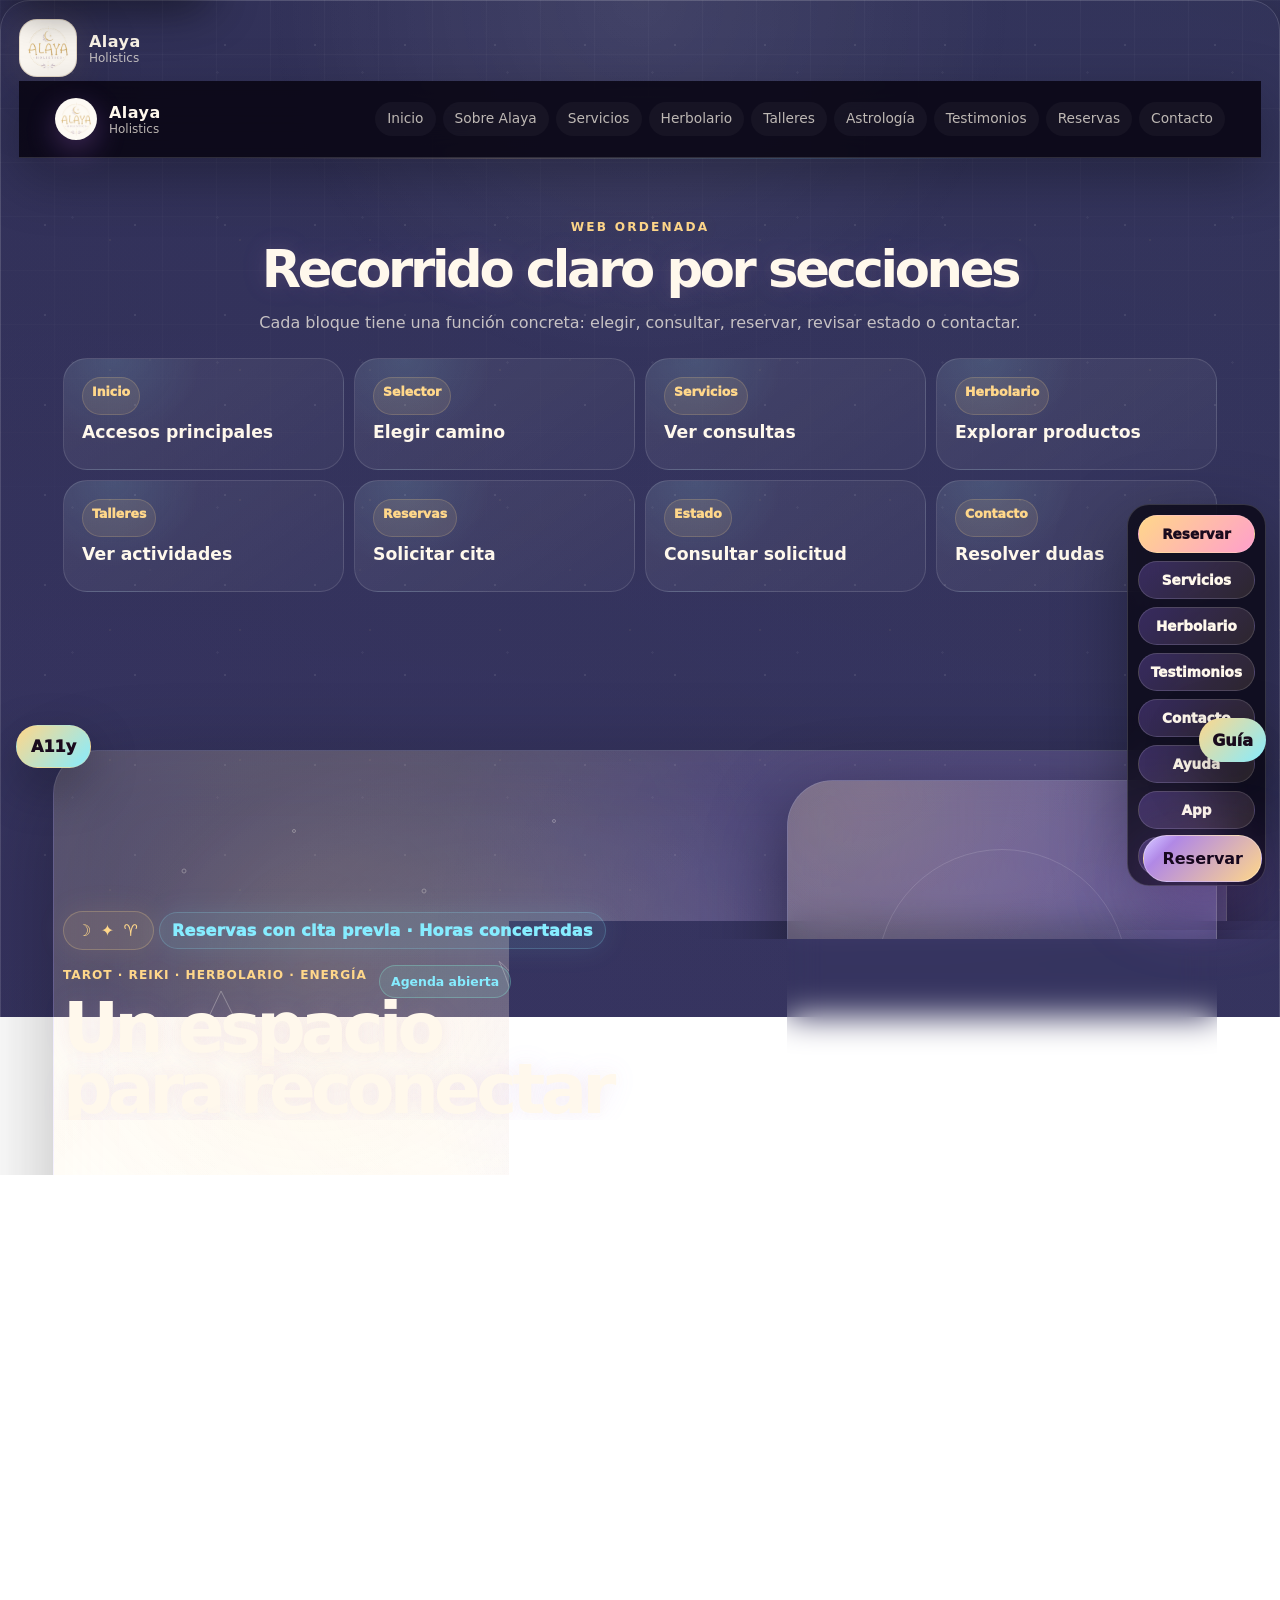
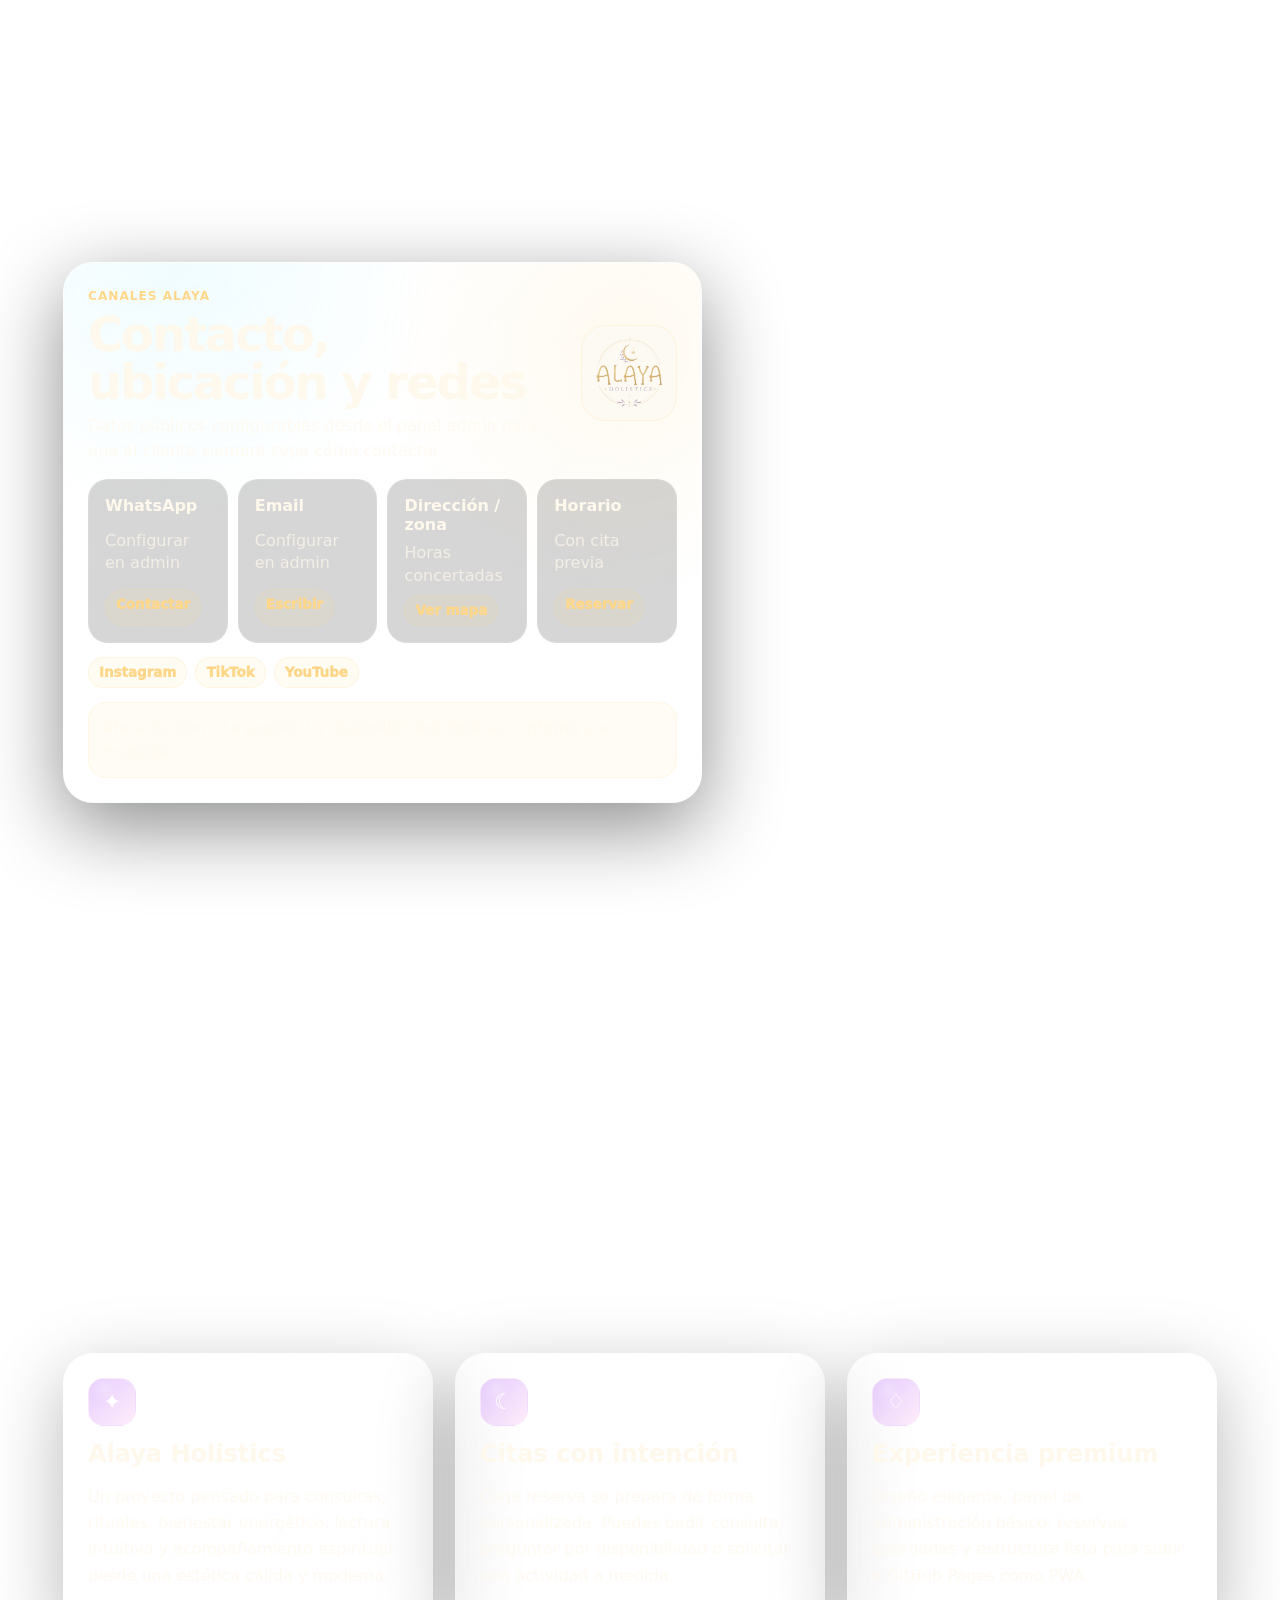
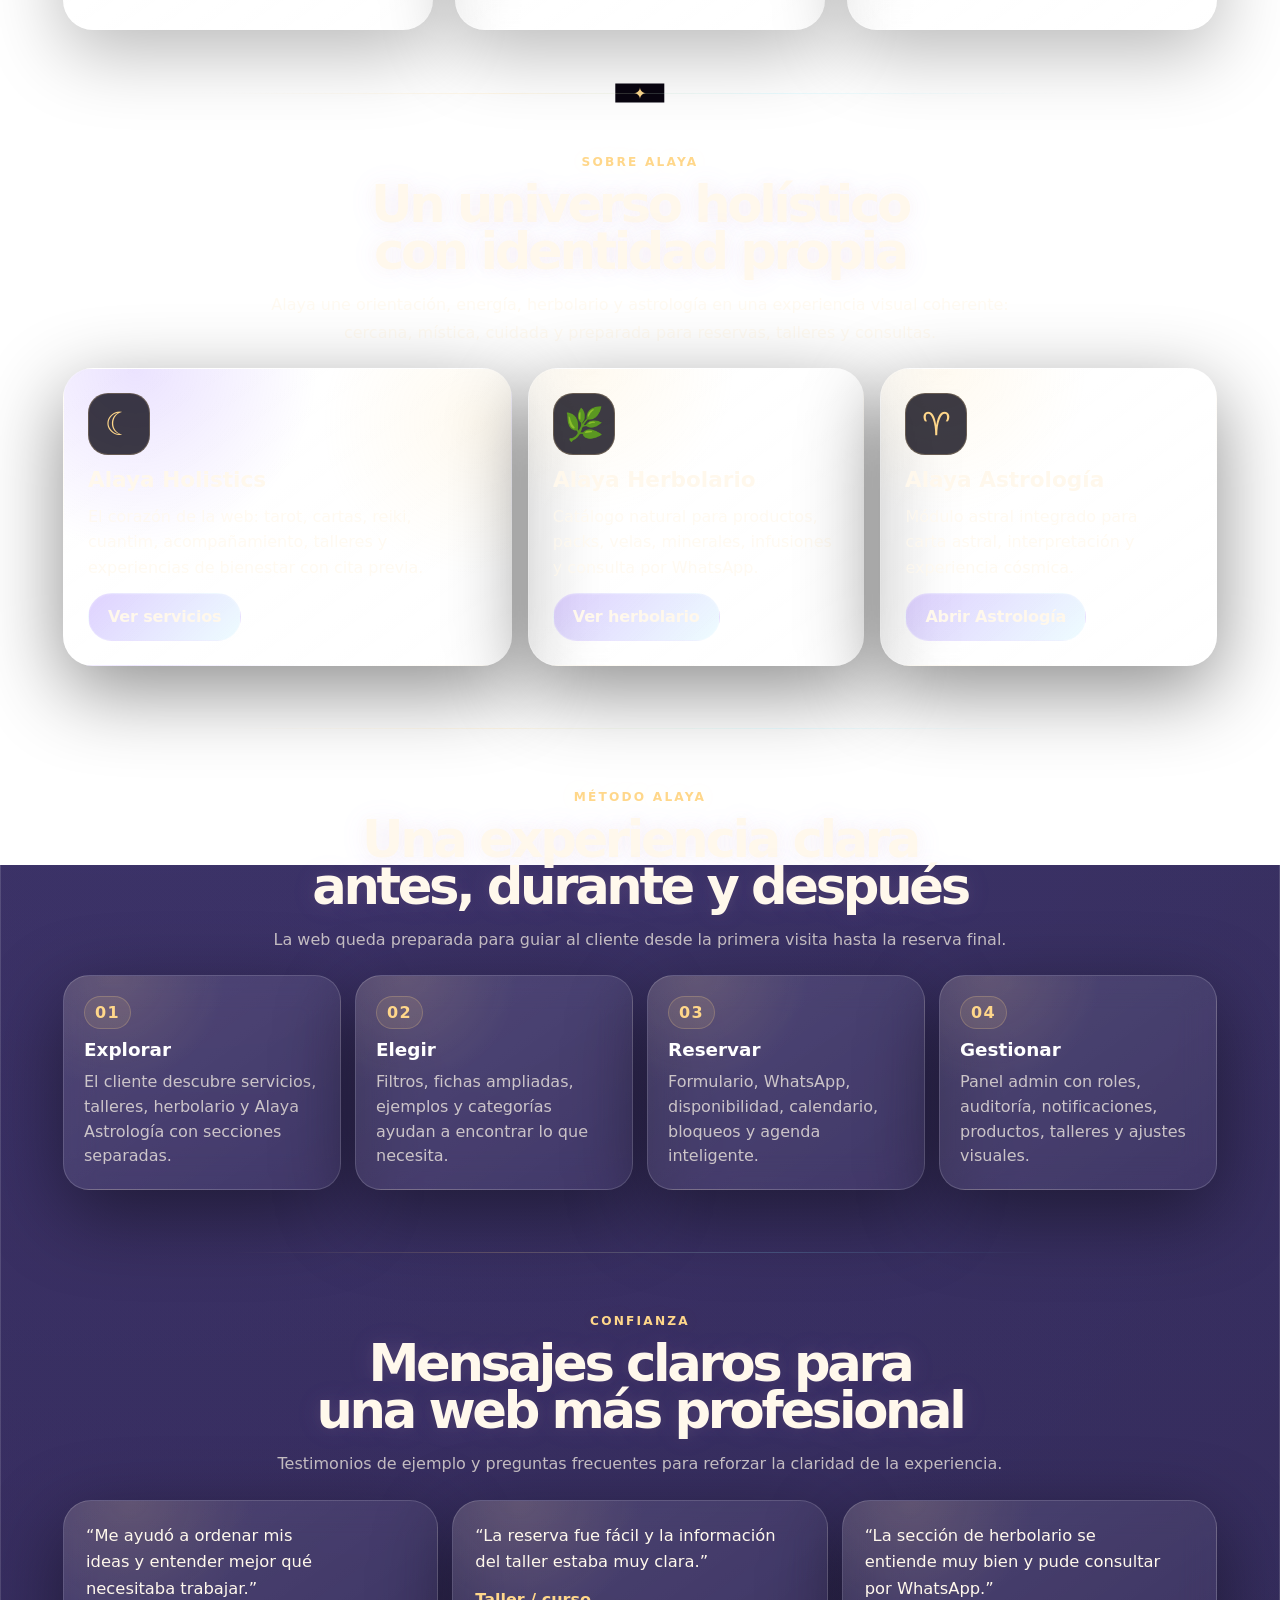
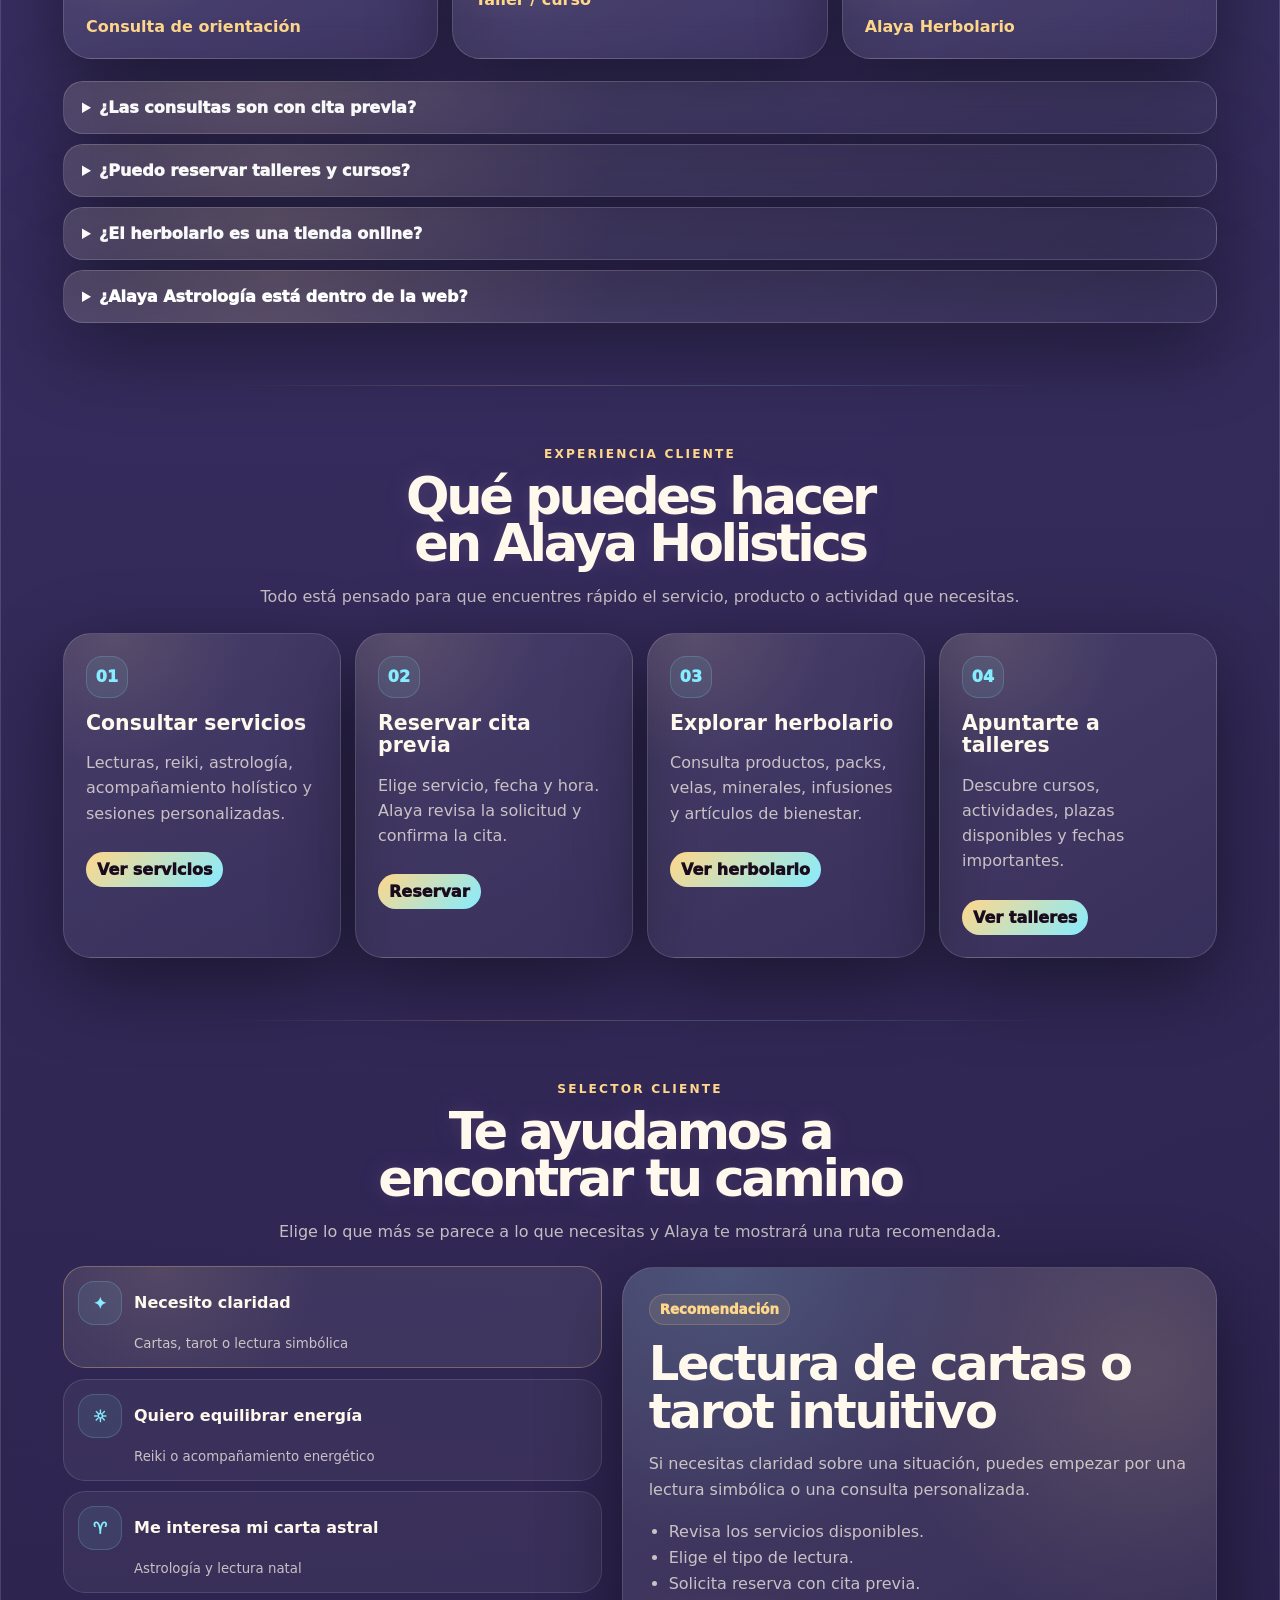
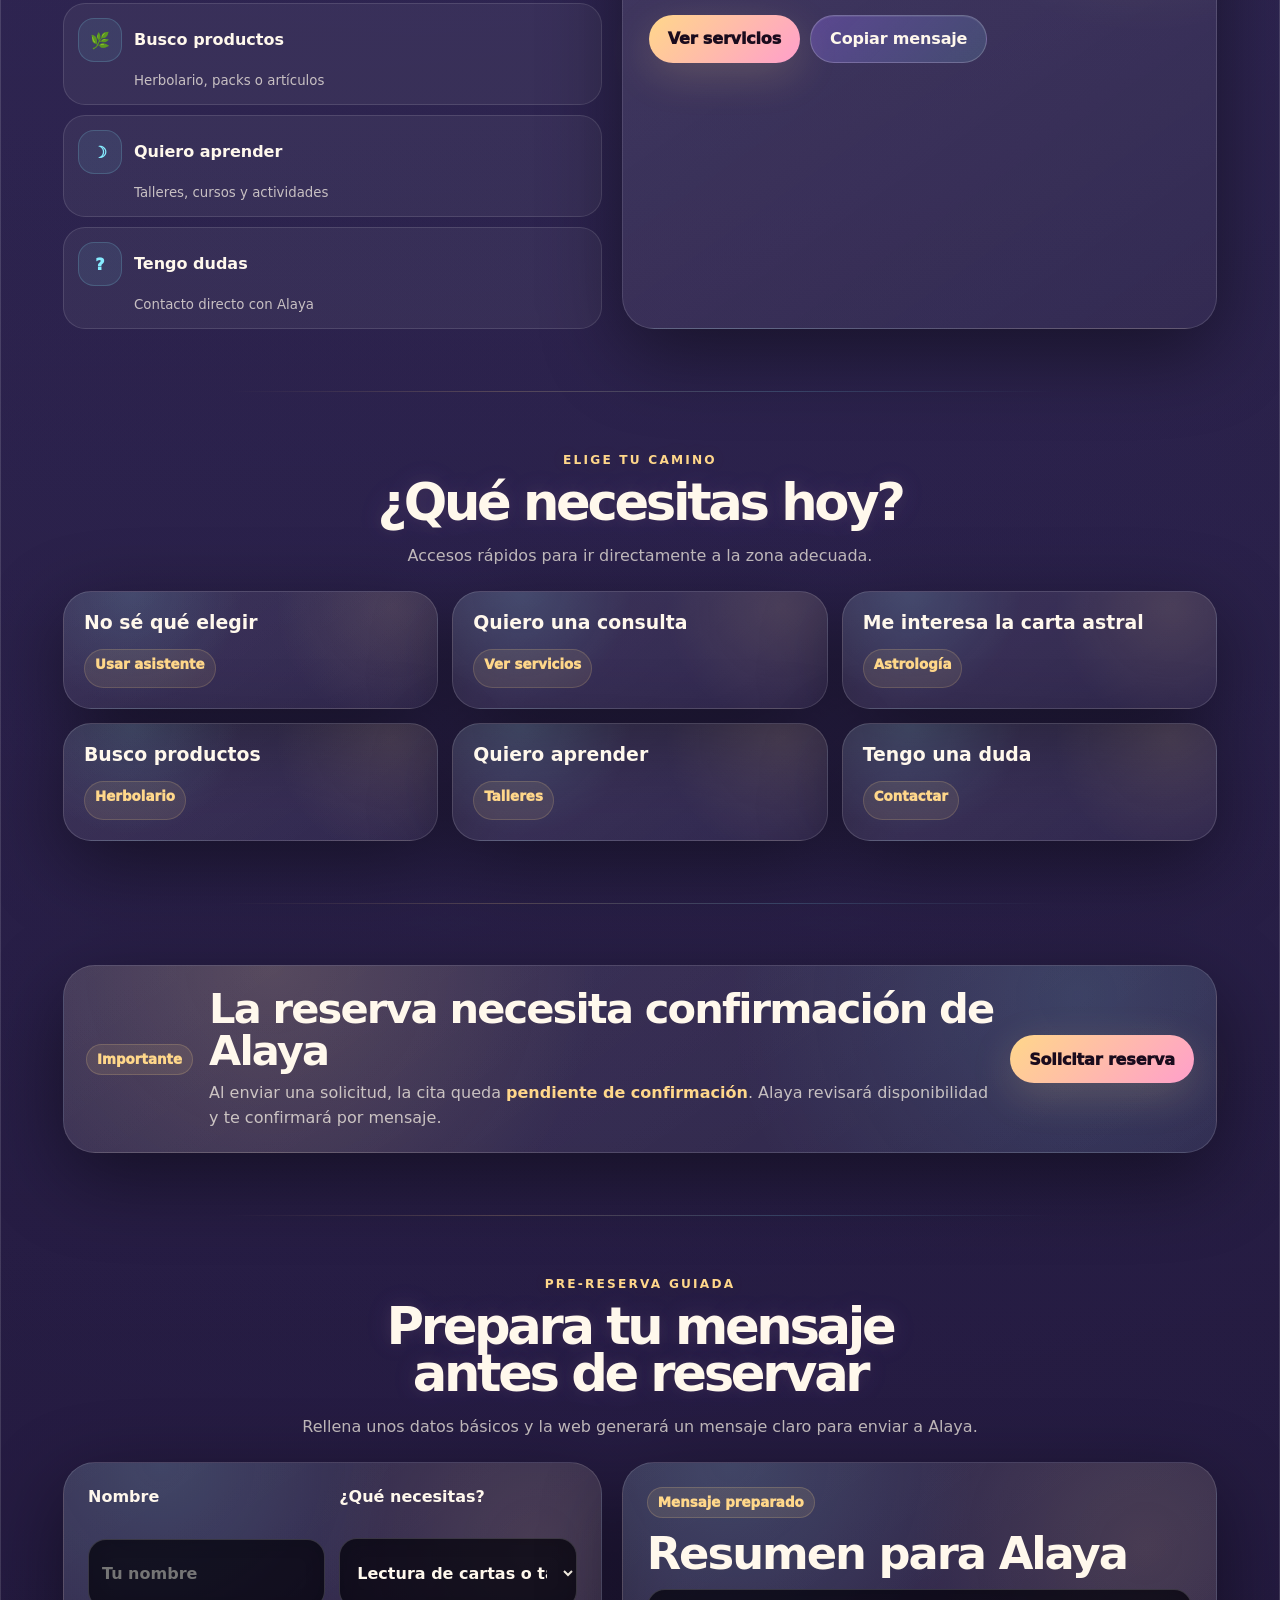
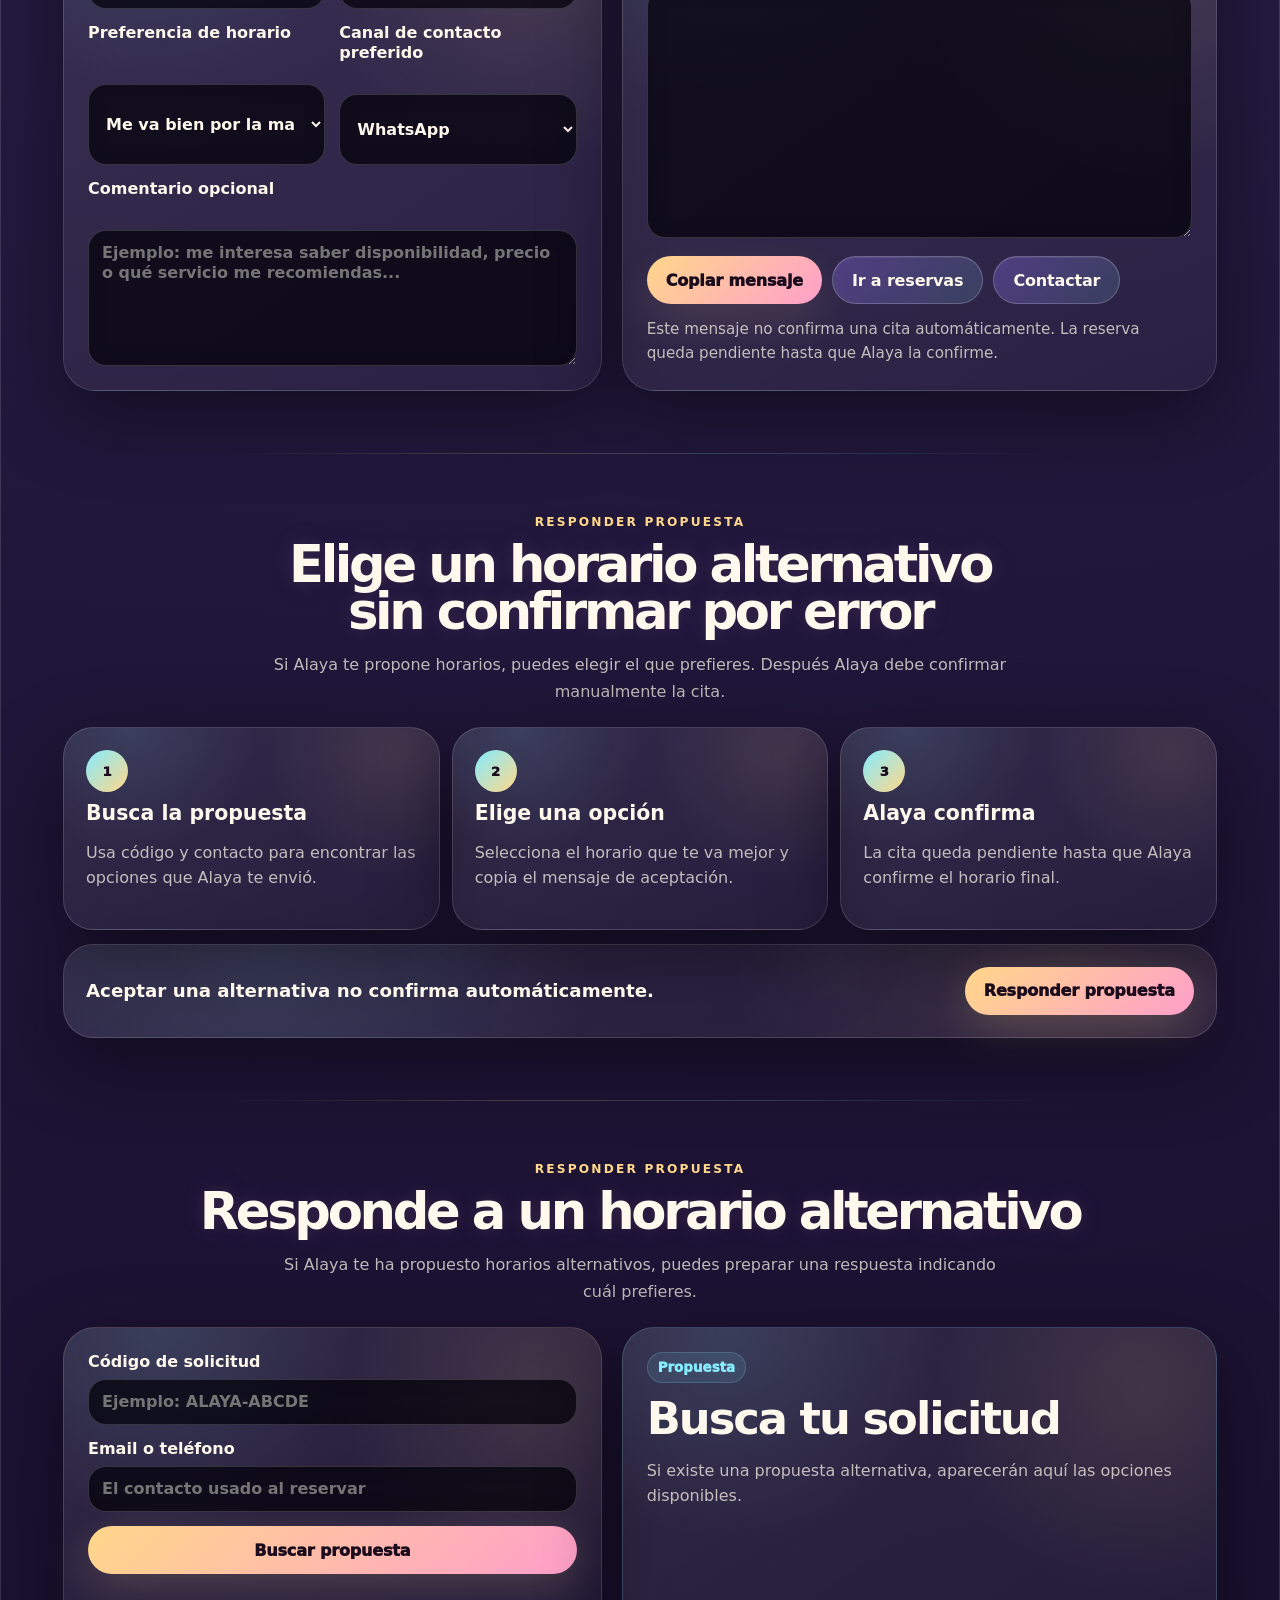
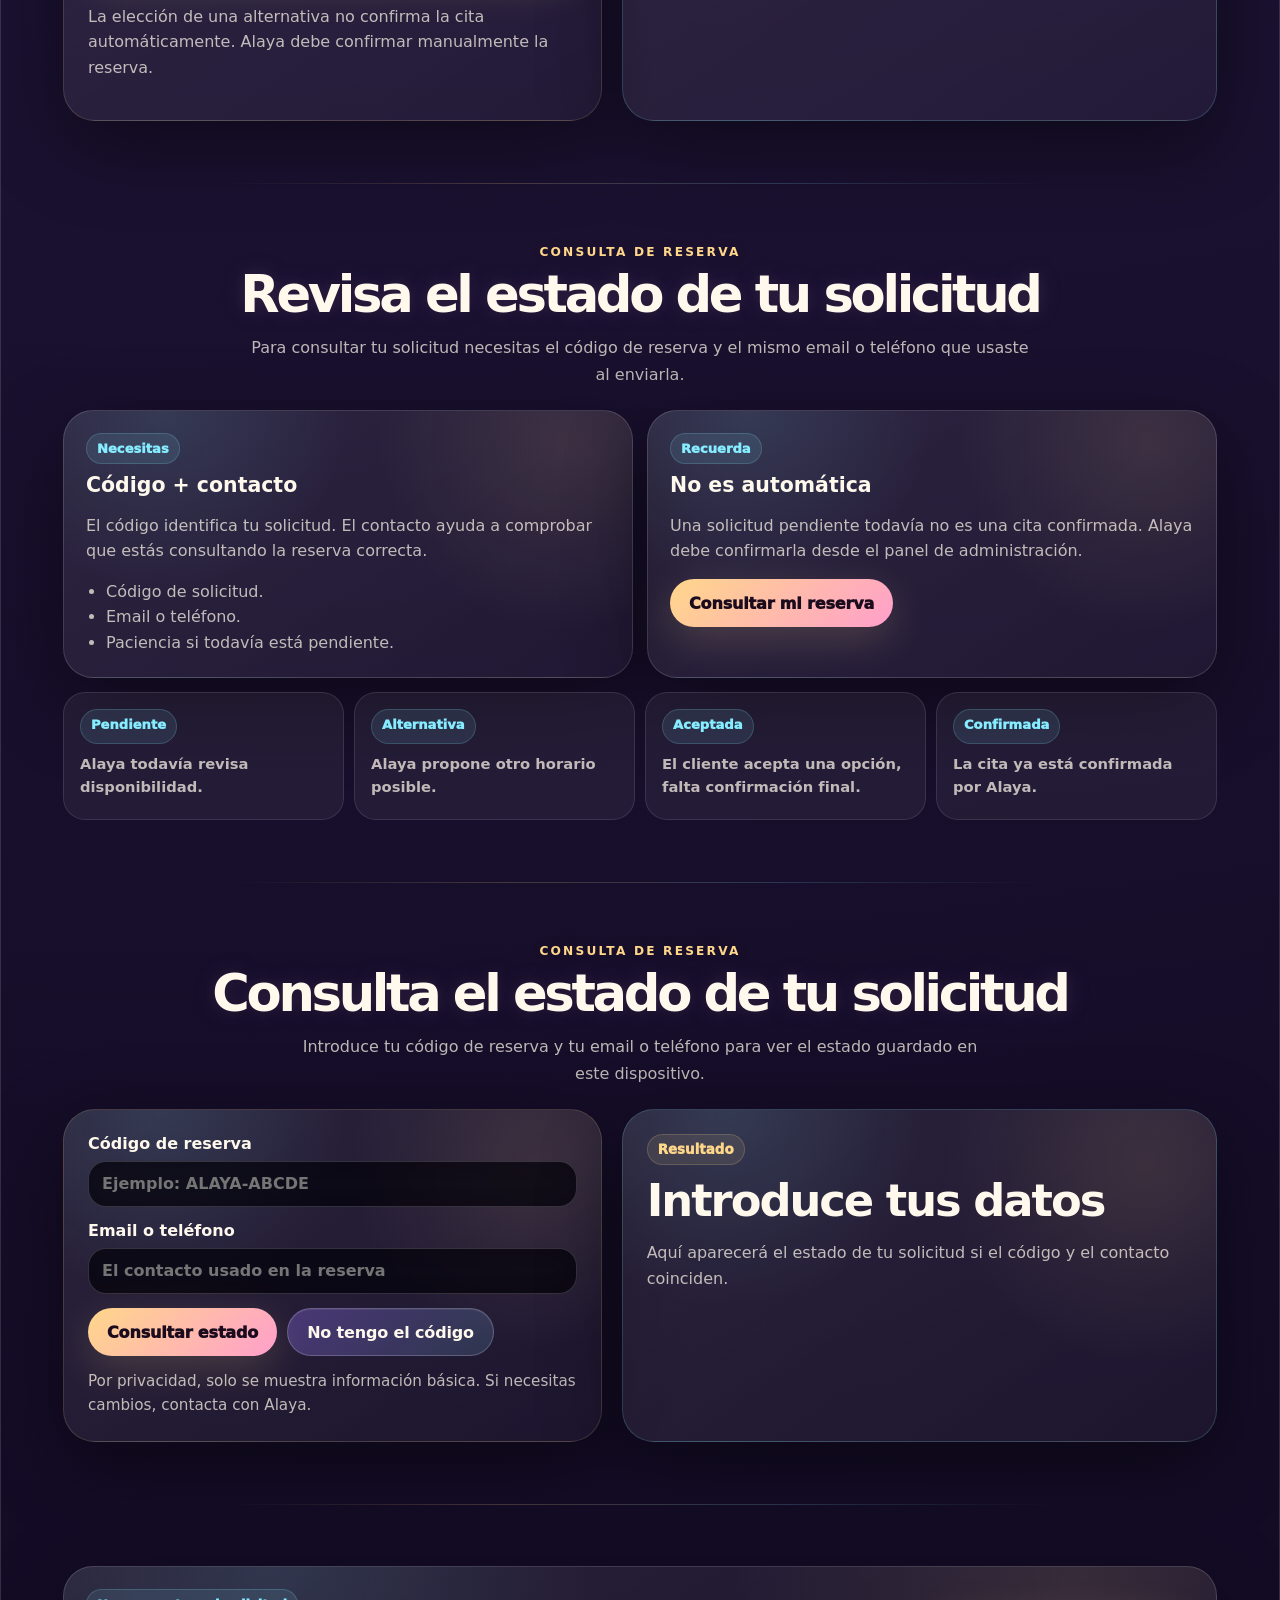
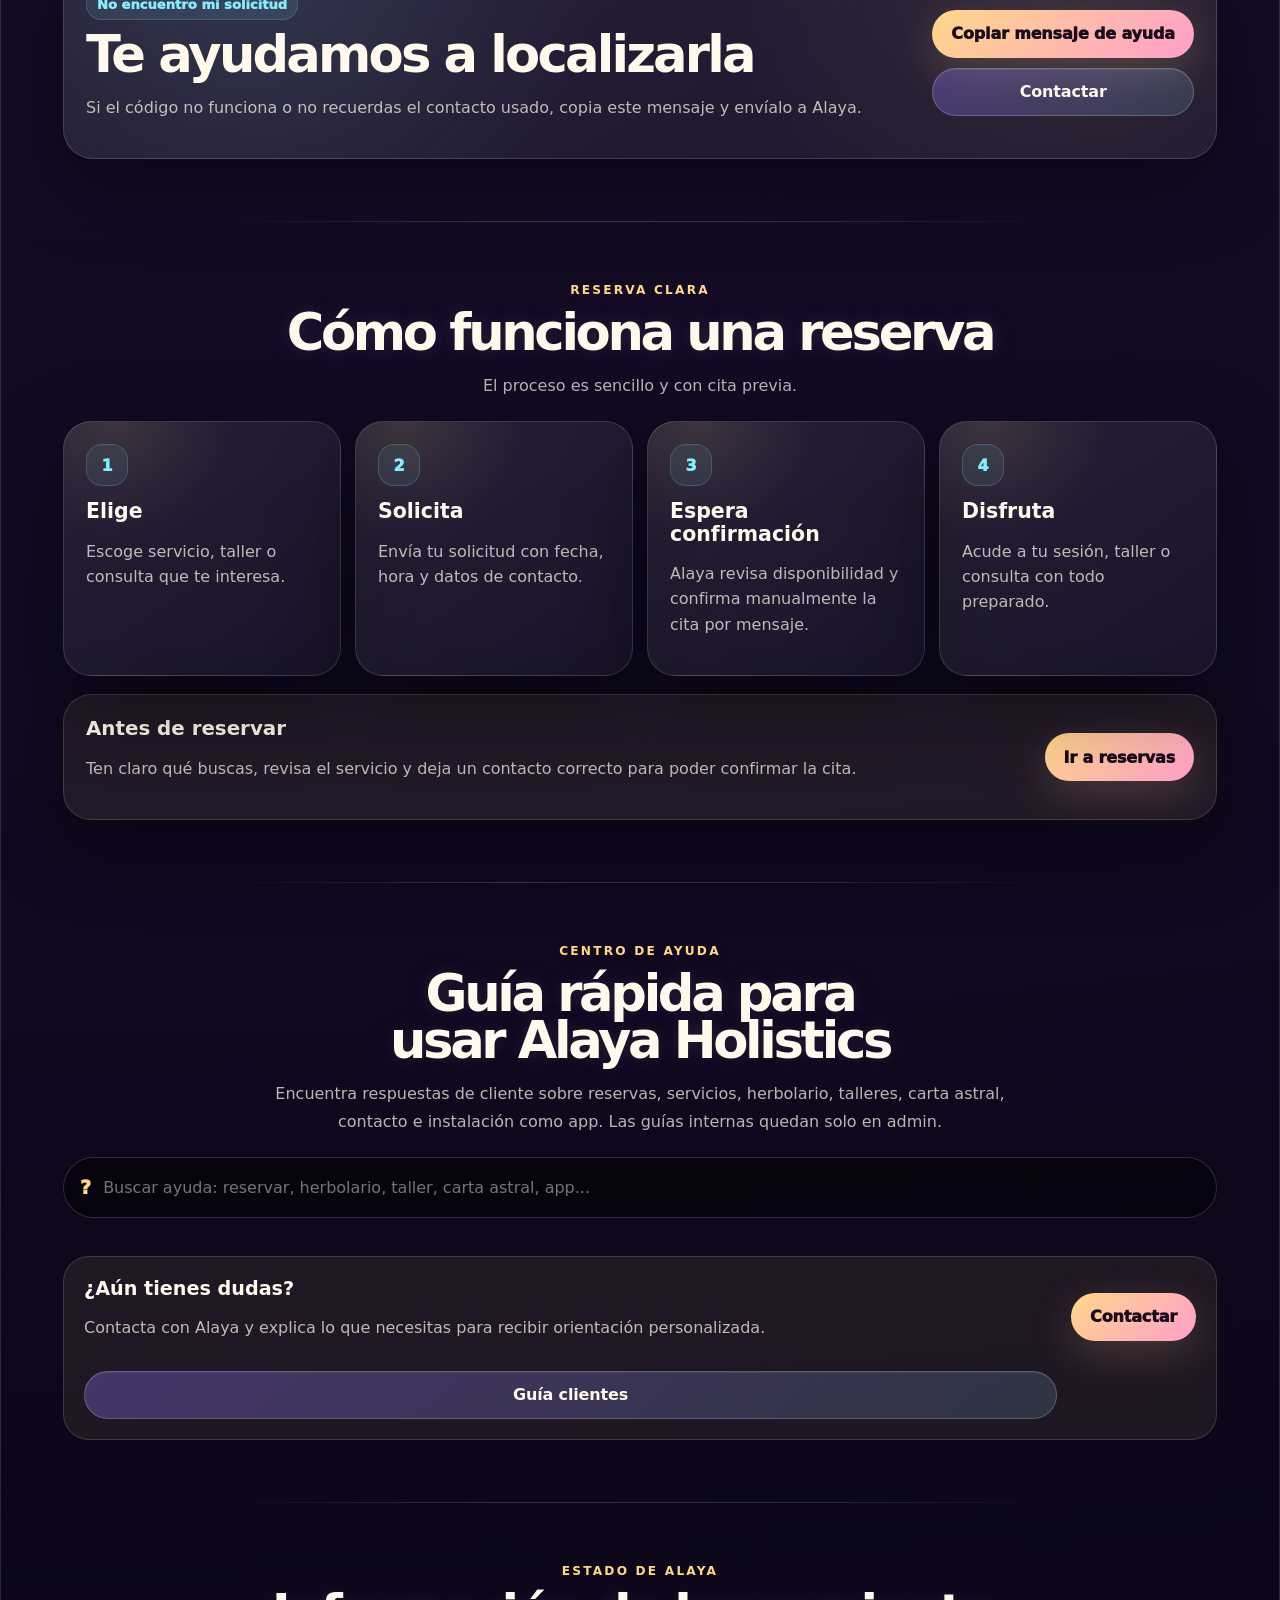
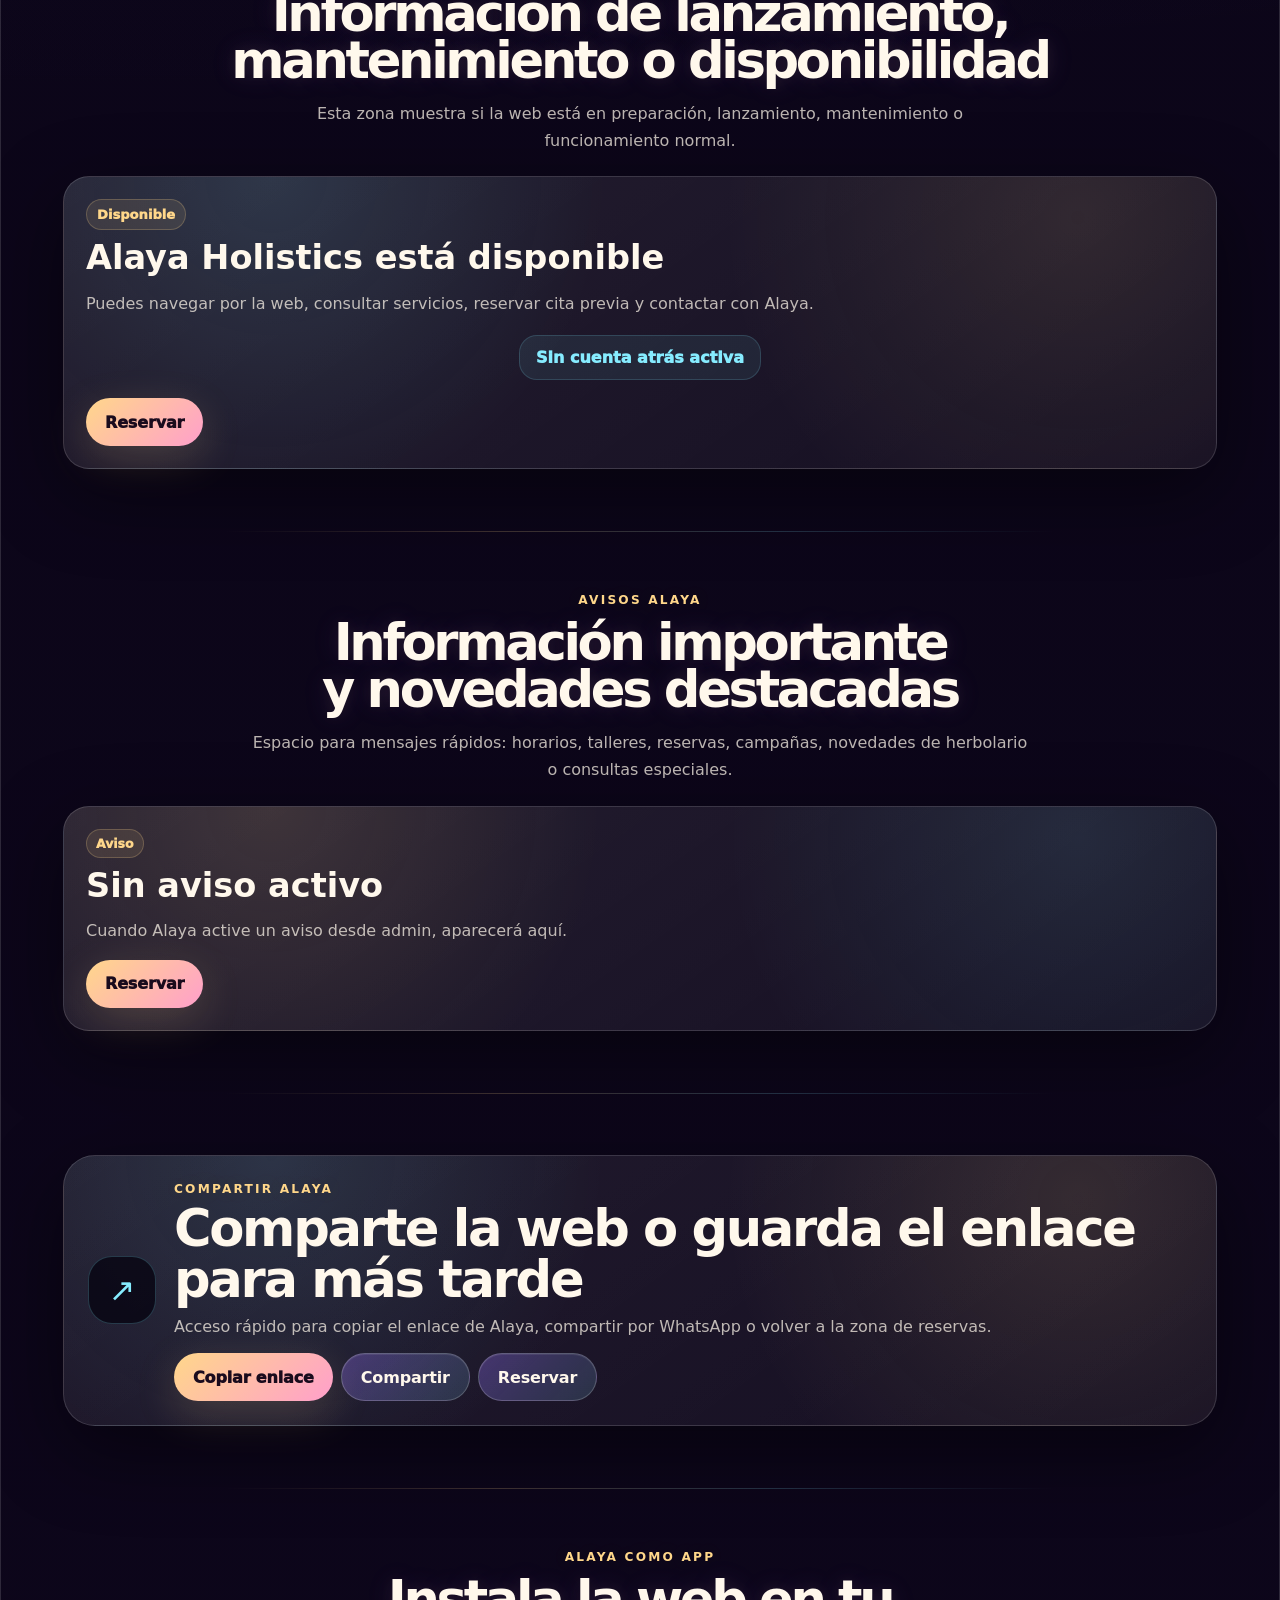
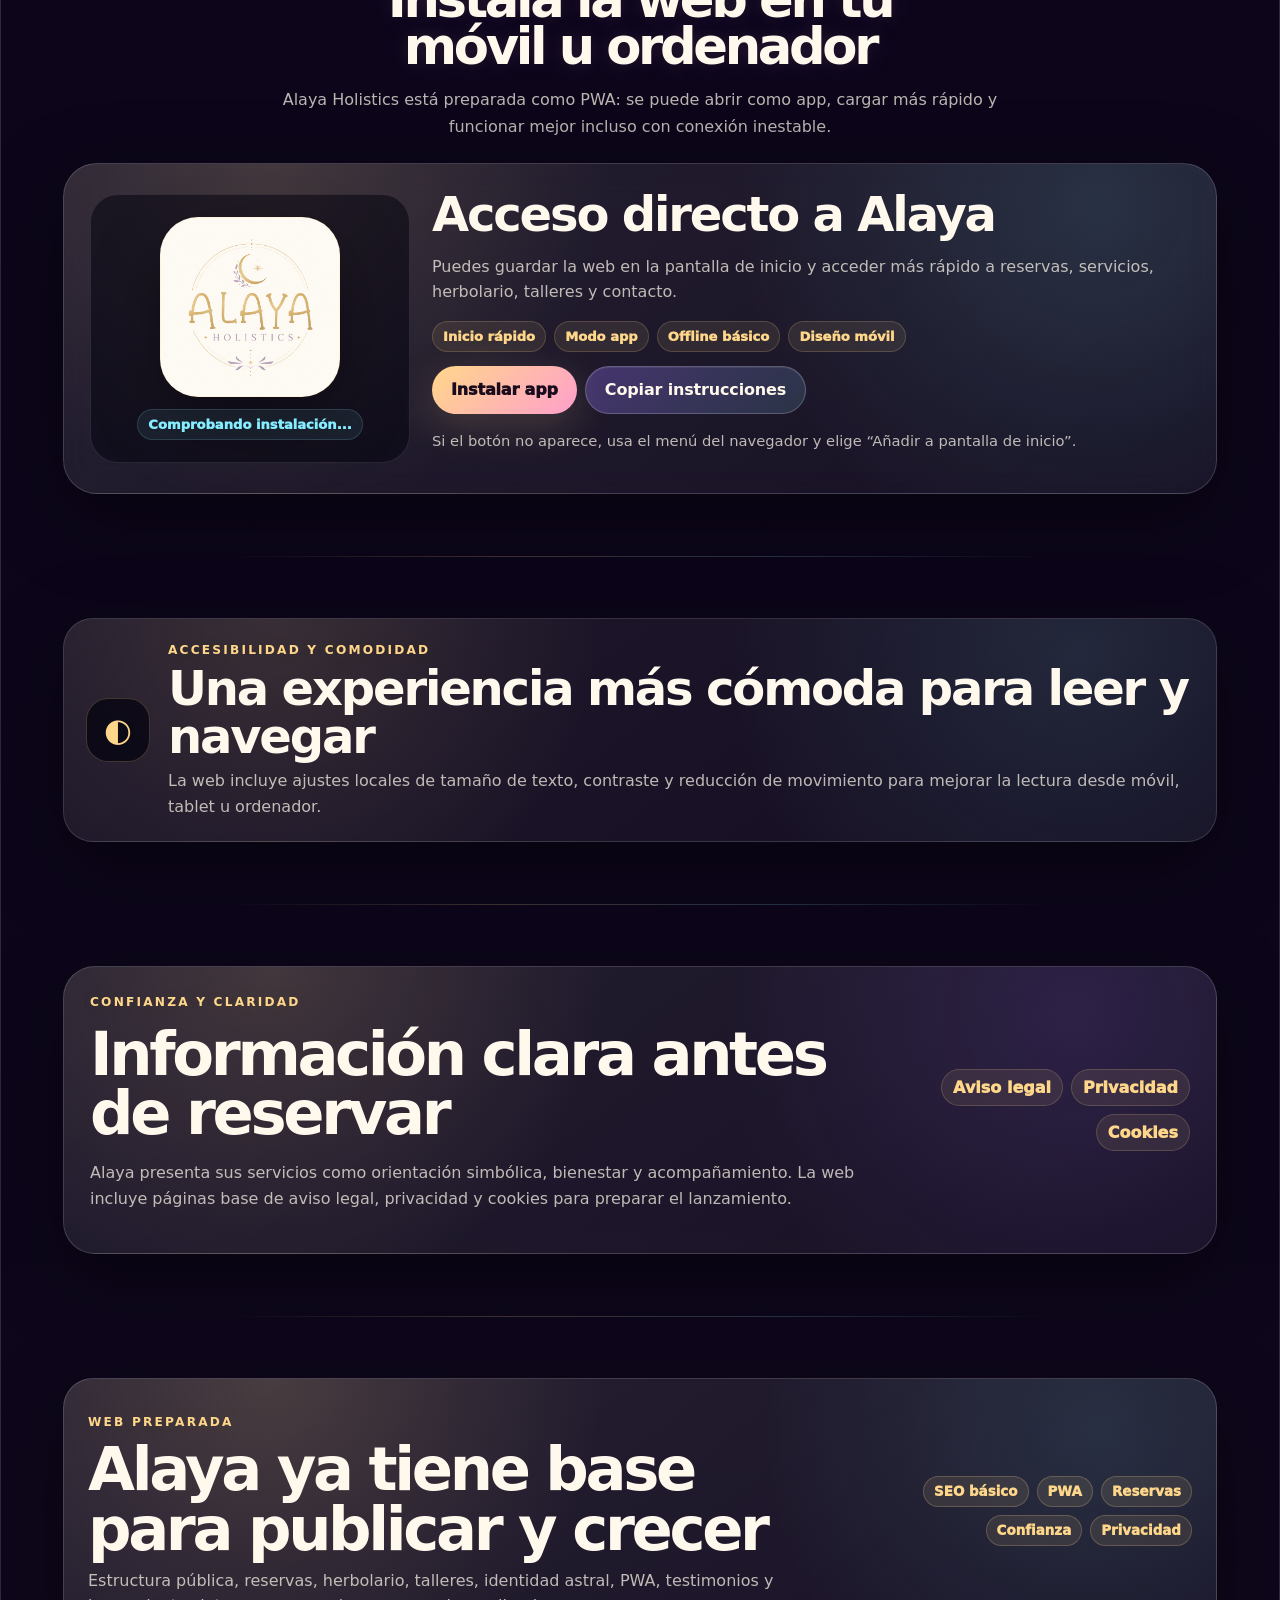
<file: index.html>
<!doctype html>
<html lang="es">
<head>
  <meta charset="utf-8">
  <meta name="viewport" content="width=device-width,initial-scale=1,viewport-fit=cover">
  <meta name="theme-color" content="#070411">
  <meta name="description" content="Alaya Holistics: reservas con cita previa, tarot, cartas, reiki, talleres, Alaya Herbolario, astrología, testimonios y galería.">
  <meta name="robots" content="index,follow">
  <meta name="keywords" content="Alaya Holistics, tarot, reiki, herbolario, astrología, carta astral, talleres, reservas, testimonios">
  <meta name="apple-mobile-web-app-title" content="Alaya Holistics">
  <meta name="application-name" content="Alaya Holistics">
  <meta property="og:title" content="Alaya Holistics">
  <meta property="og:description" content="Universo holístico con servicios, talleres, herbolario, astrología, testimonios y reservas con cita previa.">
  <meta property="og:type" content="website">
  <meta property="og:image" content="assets/logos/alaya-holistics-logo.png">
  <meta name="twitter:card" content="summary_large_image">
  <title>Alaya Holistics · Reservas, Herbolario y Astrología</title>

  <link rel="manifest" href="manifest.webmanifest">
  <link rel="icon" href="assets/icon-192.png">
  <link rel="apple-touch-icon" href="assets/icon-192.png">
  <link rel="stylesheet" href="css/styles.css">
  <script type="application/ld+json" id="alayaStructuredData">
  {
    "@context": "https://schema.org",
    "@type": "LocalBusiness",
    "name": "Alaya Holistics",
    "description": "Servicios holísticos, orientación simbólica, herbolario, astrología y talleres con cita previa.",
    "url": ".",
    "image": "assets/logos/alaya-holistics-logo.png",
    "areaServed": "España",
    "sameAs": [],
    "makesOffer": [
      { "@type": "Offer", "itemOffered": { "@type": "Service", "name": "Tarot intuitivo" } },
      { "@type": "Offer", "itemOffered": { "@type": "Service", "name": "Reiki" } },
      { "@type": "Offer", "itemOffered": { "@type": "Service", "name": "Herbolario" } },
      { "@type": "Offer", "itemOffered": { "@type": "Service", "name": "Carta astral" } }
    ]
  }
  </script>
  <!-- Web Pública Pro -->

</head>

<body class="public-clarity-v133 testimonios-galeria-v131 talleres-inscripciones-v130 tarifas-packs-v129 recordatorios-v128 multiidioma-v127 analitica-local-v126 marketing-redes-v125 mantenimiento-soporte-v124 primer-arranque-v123 seguridad-produccion-v122 publicacion-guiada-v121 release-final-v120 seo-rendimiento-v119 lanzamiento-qa-v118 legal-privacidad-v117 backup-restauracion-v116 dashboard-negocio-v115 clientes-crm-v114 mensajes-notificaciones-v113 agenda-disponibilidad-v112 seguimiento-reservas-v111 reservas-online-v110 firebase-wizard-v109 cms-online-sync-v108 publicador-cms-v107 constructor-visual-v106 wordpress-cms-v105 hosting-ready-v104 gestor-contenido-v103 ux-global-v102 ayuda-manuales-v101 panel-admin-v100 admin-visible-v99 contacto-confianza-v98 consulta-respuesta-v97 reservas-pro-v96 talleres-pro-v95 herbolario-pro-v94 servicios-pro-v93 hero-inicio-v92 section-polish-v91 responsive-total-v90 desktop-polish-v88 modern-ui astral-global-theme">
  <div class="cms-global-announcement-v105 hidden" id="cmsGlobalAnnouncementV105" role="status"></div>
  <a class="skip-link-v102" href="#bienvenida-alaya">Saltar al contenido</a>
  <div class="page-progress-v102" id="pageProgressV102" aria-hidden="true"></div>

  <div class="global-notice-banner hidden" id="globalNoticeBanner" role="status" aria-live="polite">
    <div class="global-notice-inner">
      <span id="globalNoticeType">Aviso</span>
      <strong id="globalNoticeTitle">Alaya Holistics</strong>
      <p id="globalNoticeMessage">Aviso público configurable desde admin.</p>
      <a id="globalNoticeCta" href="#reservas">Ver más</a>
      <button id="closeGlobalNoticeBtn" type="button" aria-label="Cerrar aviso">×</button>
    </div>
  </div>

  <a class="skip-to-content" href="#contenido">Saltar al contenido</a>
  <div class="astral-starfield" id="astralStarfield" aria-hidden="true"></div>
  <a class="brand brand-with-logo" href="#bienvenida-alaya" aria-label="Ir al inicio de Alaya Holistics">
        <img class="brand-logo-img" loading="eager" decoding="async" src="assets/logos/alaya-holistics-logo.png" alt="Alaya Holistics">
        <div>
          <strong>Alaya</strong>
          <small>Holistics</small>
        </div>
      </a>
<header class="site-header" id="top">
    <nav class="nav">
      <a class="brand" href="#top" aria-label="Ir al inicio">
        <img src="assets/icon-192.png" alt="" class="brand-icon">
        <span>
          <strong>Alaya</strong>
          <small>Holistics</small>
        </span>
      </a>

      <button class="nav-toggle" id="navToggle" aria-label="Abrir menú">☰</button>

      <div class="nav-links" id="navLinks">
        <a href="#bienvenida-alaya">Inicio</a>
        <a href="#sobre-alaya">Sobre Alaya</a>
        <a href="#servicios">Servicios</a>
        <a href="#herbolario">Herbolario</a>
        <a href="#eventos">Talleres</a>
        <a href="#astral-ia">Astrología</a>
        <a href="#testimonios-galeria">Testimonios</a>
        <a href="#reservas">Reservas</a>
        <a class="desktop-secondary-link" href="#consulta-reserva">Mi reserva</a>
        <a href="#contacto-alaya">Contacto</a>
        <a class="desktop-secondary-link" href="#ayuda-alaya">Ayuda</a>
        <a class="desktop-secondary-link" href="guia-clientes.html">Guía clientes</a>
      </div>
    </nav>
  </header>

  <main id="contenido">

    
    <section class="section section-review-v91" id="revision-secciones">
      <div class="section-header">
        <p class="eyebrow">Web ordenada</p>
        <h2>Recorrido claro por secciones</h2>
        <p>
          Cada bloque tiene una función concreta: elegir, consultar, reservar, revisar estado o contactar.
        </p>
      </div>

      <div class="section-review-grid-v91">
        <a href="#inicio-cliente"><span>Inicio</span><strong>Accesos principales</strong></a>
        <a href="#selector-cliente"><span>Selector</span><strong>Elegir camino</strong></a>
        <a href="#servicios"><span>Servicios</span><strong>Ver consultas</strong></a>
        <a href="#herbolario"><span>Herbolario</span><strong>Explorar productos</strong></a>
        <a href="#eventos"><span>Talleres</span><strong>Ver actividades</strong></a>
        <a href="#reservas"><span>Reservas</span><strong>Solicitar cita</strong></a>
        <a href="#consulta-reserva"><span>Estado</span><strong>Consultar solicitud</strong></a>
        <a href="#contacto-alaya"><span>Contacto</span><strong>Resolver dudas</strong></a>
      </div>
    </section>

    <section class="section hero-intro-summary-v92" id="bienvenida-alaya">
      <div class="hero-intro-summary-card-v92">
        <div>
          <p class="eyebrow">Bienvenida</p>
          <h2>Un espacio para orientarte, reservar y consultar con calma</h2>
          <p>
            Desde aquí puedes ver servicios, explorar el herbolario, apuntarte a talleres,
            preparar tu reserva y consultar el estado de tu solicitud.
          </p>
        </div>

        <div class="hero-intro-summary-actions-v92">
          <a href="#selector-cliente">No sé qué elegir</a>
          <a href="#pre-reserva">Preparar mensaje</a>
          <a href="#consulta-reserva">Consultar estado</a>
        </div>
      </div>
    </section>

    <section class="section cms-public-menu-v105" id="cms-menu-publico">
      <div class="cms-public-menu-card-v105">
        <div>
          <p class="eyebrow">Menú destacado</p>
          <h2 id="cmsPublicMenuTitleV105">Accesos recomendados</h2>
          <p id="cmsPublicMenuTextV105">Elige rápido qué necesitas consultar.</p>
        </div>
        <nav id="cmsPublicMenuLinksV105" aria-label="Menú destacado gestionado desde Admin"></nav>
      </div>
    </section>




    <section class="section role-client-intro" id="zona-clientes">
      <div class="role-client-card">
        <span>Zona clientes</span>
        <div>
          <h2>Bienvenida/o a Alaya Holistics</h2>
          <p>
            Esta parte pública está pensada para clientes: descubrir servicios, consultar herbolario,
            ver talleres, reservar cita, contactar y resolver dudas básicas.
          </p>
        </div>
      </div>
    </section>

    <section class="section client-clean-shortcuts" id="atajos-clientes">
      <div class="client-clean-shortcuts-card">
        <span>Atajos cliente</span>
        <nav aria-label="Atajos rápidos para clientes">
          <a class="desktop-secondary-link" href="#selector-cliente">Elegir camino</a>
          <a href="#reservas">Solicitar reserva</a>
          <a class="desktop-secondary-link" href="#pre-reserva">Preparar mensaje</a>
          <a class="desktop-secondary-link" href="#consulta-reserva">Mi reserva</a>
          <a class="desktop-secondary-link" href="#como-reservar">Cómo reservar</a>
          <a href="#servicios">Ver servicios</a>
          <a href="#herbolario">Herbolario</a>
          <a href="#eventos">Talleres</a>
          <a href="#contacto-alaya">Contactar</a>
          <a class="desktop-secondary-link" href="guia-clientes.html">Guía</a>
        </nav>
      </div>
    </section>


    <section class="hero">
      <div class="hero-bg"></div>
      <div class="hero-content">
        <div class="astral-hero-seal" id="astralHeroSeal">☽ ✦ ♈︎</div>
        <div class="public-status-ribbon">Reservas con cita previa · Horas concertadas</div>
        <div class="hero-kicker-row">
          <p class="eyebrow">Tarot · Reiki · Herbolario · Energía</p>
          <span class="live-pill">Agenda abierta</span>
        </div>
        <h1>Un espacio para reconectar contigo</h1>
        <p class="hero-text">
          En Alaya Holistics encontrarás lectura de cartas, tarot, reiki, consultas energéticas,
          herbolario y talleres para acompañarte con calma, intuición y cuidado.
        </p>

        <div class="hero-actions">
          <a href="#reservas" class="btn btn-primary">Solicitar reserva</a>
          <a href="#servicios" class="btn btn-secondary">Ver servicios</a>
          <button class="btn btn-secondary hidden" id="installPwaBtn">Instalar app</button>
        </div>

          <div class="hero-trust-v92">
            <div>
              <strong>Cita previa</strong>
              <span>La solicitud la confirma Alaya</span>
            </div>
            <div>
              <strong>Servicios claros</strong>
              <span>Lecturas, energía, talleres y herbolario</span>
            </div>
            <div>
              <strong>Atención personalizada</strong>
              <span>Consulta antes de elegir si tienes dudas</span>
            </div>
          </div>


        <div class="hero-badges">
          <span>Horas concertadas</span>
          <span>Atención personalizada</span>
          <span>Talleres y cursos</span>
        </div>

        <div class="hero-stats">
          <div><strong>6+</strong><small>servicios</small></div>
          <div><strong>24h</strong><small>respuesta</small></div>
          <div><strong>100%</strong><small>con intención</small></div>
        </div>
      </div>

      <div class="hero-card modern-oracle-card">
        <div class="orbital-ring ring-one"></div>
        <div class="orbital-ring ring-two"></div>
        <div class="moon"></div>
        <span class="card-label">Reserva premium</span>
        <h2>Tu momento empieza aquí</h2>
        <p>Reserva por WhatsApp o email. Elige servicio, horario preferido y deja tu mensaje.</p>
        <a href="#reservas" class="btn btn-glass">Quiero reservar</a>
      </div>

      <div class="public-channels-panel" id="canales-alaya">
        <div class="public-channel-head">
          <div>
            <p class="eyebrow">Canales Alaya</p>
            <h3>Contacto, ubicación y redes</h3>
            <p>
              Datos públicos configurables desde el panel admin para que el cliente siempre sepa cómo contactar.
            </p>
          </div>
          <div class="public-channel-logo">
            <img loading="lazy" decoding="async" src="assets/logos/alaya-holistics-logo.png" alt="Alaya Holistics">
          </div>
        </div>

        <div class="public-channel-grid">
          <article>
            <strong>WhatsApp</strong>
            <span id="publicWhatsappLabel">Configurar en admin</span>
            <a id="publicWhatsappLink" href="#reservas">Contactar</a>
          </article>
          <article>
            <strong>Email</strong>
            <span id="publicEmailLabel">Configurar en admin</span>
            <a id="publicEmailLink" href="#reservas">Escribir</a>
          </article>
          <article>
            <strong>Dirección / zona</strong>
            <span id="publicAddressLabel">Horas concertadas</span>
            <a id="publicMapLink" href="#contacto-alaya">Ver mapa</a>
          </article>
          <article>
            <strong>Horario</strong>
            <span id="publicHoursLabel">Con cita previa</span>
            <a href="#reservas">Reservar</a>
          </article>
        </div>

        <div class="public-social-links">
          <a id="publicInstagramLink" href="#" target="_blank" rel="noopener">Instagram</a>
          <a id="publicTikTokLink" href="#" target="_blank" rel="noopener">TikTok</a>
          <a id="publicYoutubeLink" href="#" target="_blank" rel="noopener">YouTube</a>
        </div>

        <p class="public-notice" id="publicNoticeText">
          Atención con cita previa. La disponibilidad final se confirma por mensaje.
        </p>
      </div>

    </section>

    <section class="section desktop-client-hub-section" id="inicio-cliente">
      <div class="desktop-client-hub">
        <div class="desktop-client-hub-intro">
          <p class="eyebrow">Inicio rápido</p>
          <h2>Elige por dónde empezar</h2>
          <p>
            Accesos principales para navegar en ordenador sin perderte entre secciones.
          </p>
        </div>

        <div class="desktop-client-hub-grid">
          <a class="desktop-client-hub-card primary" href="#reservas">
            <span>01</span>
            <strong>Solicitar reserva</strong>
            <small>Envía una solicitud. Alaya la confirma manualmente.</small>
          </a>
          <a class="desktop-client-hub-card" href="#servicios">
            <span>02</span>
            <strong>Ver servicios</strong>
            <small>Lecturas, energía, astrología y acompañamiento.</small>
          </a>
          <a class="desktop-client-hub-card" href="#herbolario">
            <span>03</span>
            <strong>Herbolario</strong>
            <small>Productos, packs, minerales, velas e infusiones.</small>
          </a>
          <a class="desktop-client-hub-card" href="#eventos">
            <span>04</span>
            <strong>Talleres</strong>
            <small>Cursos, actividades y plazas disponibles.</small>
          </a>
          <a class="desktop-client-hub-card" href="#consulta-reserva">
            <span>05</span>
            <strong>Consultar reserva</strong>
            <small>Revisa el estado con código y contacto.</small>
          </a>
          <a class="desktop-client-hub-card" href="#contacto-alaya">
            <span>06</span>
            <strong>Contactar</strong>
            <small>Pregunta antes de elegir o reservar.</small>
          </a>
        </div>
      </div>
    </section>


    <section class="section intro-section">
      <div class="intro-grid">
        <article class="glass-card">
          <span class="card-icon">✦</span>
          <h2>Alaya Holistics</h2>
          <p>
            Un proyecto pensado para consultas, rituales, bienestar energético,
            lectura intuitiva y acompañamiento espiritual desde una estética cálida y moderna.
          </p>
        </article>

        <article class="glass-card">
          <span class="card-icon">☾</span>
          <h2>Citas con intención</h2>
          <p>
            Cada reserva se prepara de forma personalizada. Puedes pedir consulta,
            preguntar por disponibilidad o solicitar una actividad a medida.
          </p>
        </article>

        <article class="glass-card">
          <span class="card-icon">♢</span>
          <h2>Experiencia premium</h2>
          <p>
            Diseño elegante, panel de administración básico, reservas guardadas
            y estructura lista para subir a GitHub Pages como PWA.
          </p>
        </article>
      </div>
    </section>

    <div class="cosmic-divider" aria-hidden="true"></div>

    
    <section class="section astral-about-section" id="sobre-alaya">
      <div class="section-header">
        <p class="eyebrow">Sobre Alaya</p>
        <h2>Un universo holístico con identidad propia</h2>
        <p>
          Alaya une orientación, energía, herbolario y astrología en una experiencia visual coherente:
          cercana, mística, cuidada y preparada para reservas, talleres y consultas.
        </p>
      </div>

      <div class="astral-about-grid">
        <article class="astral-about-card large">
          <span>☾</span>
          <h3>Alaya Holistics</h3>
          <p>
            El corazón de la web: tarot, cartas, reiki, cuantim, acompañamiento,
            talleres y experiencias de bienestar con cita previa.
          </p>
          <a class="btn btn-secondary" href="#servicios">Ver servicios</a>
        </article>

        <article class="astral-about-card">
          <span>🌿</span>
          <h3>Alaya Herbolario</h3>
          <p>
            Catálogo natural para productos, packs, velas, minerales, infusiones y consulta por WhatsApp.
          </p>
          <a class="btn btn-secondary" href="#herbolario">Ver herbolario</a>
        </article>

        <article class="astral-about-card">
          <span>♈</span>
          <h3>Alaya Astrología</h3>
          <p>
            Módulo astral integrado para carta astral, interpretación y experiencia cósmica.
          </p>
          <a class="btn btn-secondary" href="#astral-ia">Abrir Astrología</a>
        </article>
      </div>
    </section>

    <section class="section astral-method-section" id="metodo-alaya">
      <div class="section-header">
        <p class="eyebrow">Método Alaya</p>
        <h2>Una experiencia clara antes, durante y después</h2>
        <p>
          La web queda preparada para guiar al cliente desde la primera visita hasta la reserva final.
        </p>
      </div>

      <div class="astral-method-steps">
        <article>
          <b>01</b>
          <strong>Explorar</strong>
          <span>El cliente descubre servicios, talleres, herbolario y Alaya Astrología con secciones separadas.</span>
        </article>
        <article>
          <b>02</b>
          <strong>Elegir</strong>
          <span>Filtros, fichas ampliadas, ejemplos y categorías ayudan a encontrar lo que necesita.</span>
        </article>
        <article>
          <b>03</b>
          <strong>Reservar</strong>
          <span>Formulario, WhatsApp, disponibilidad, calendario, bloqueos y agenda inteligente.</span>
        </article>
        <article>
          <b>04</b>
          <strong>Gestionar</strong>
          <span>Panel admin con roles, auditoría, notificaciones, productos, talleres y ajustes visuales.</span>
        </article>
      </div>
    </section>

    <section class="section astral-trust-section" id="confianza">
      <div class="section-header">
        <p class="eyebrow">Confianza</p>
        <h2>Mensajes claros para una web más profesional</h2>
        <p>
          Testimonios de ejemplo y preguntas frecuentes para reforzar la claridad de la experiencia.
        </p>
      </div>

      <div class="astral-testimonials">
        <article>
          <p>“Me ayudó a ordenar mis ideas y entender mejor qué necesitaba trabajar.”</p>
          <strong>Consulta de orientación</strong>
        </article>
        <article>
          <p>“La reserva fue fácil y la información del taller estaba muy clara.”</p>
          <strong>Taller / curso</strong>
        </article>
        <article>
          <p>“La sección de herbolario se entiende muy bien y pude consultar por WhatsApp.”</p>
          <strong>Alaya Herbolario</strong>
        </article>
      </div>

      <div class="astral-faq">
        <details>
          <summary>¿Las consultas son con cita previa?</summary>
          <p>Sí. La web está pensada para trabajar con reservas y horas concertadas.</p>
        </details>
        <details>
          <summary>¿Puedo reservar talleres y cursos?</summary>
          <p>Sí. Cada actividad puede tener fecha, hora, precio, nivel, plazas y ficha ampliada.</p>
        </details>
        <details>
          <summary>¿El herbolario es una tienda online?</summary>
          <p>De momento funciona como catálogo con consulta por WhatsApp, sin pago online.</p>
        </details>
        <details>
          <summary>¿Alaya Astrología está dentro de la web?</summary>
          <p>Sí. Está integrado como área interna de administración.</p>
        </details>
      </div>
    </section>

    
    
    
    
    
    
    
    
    
    
    
    
    
    
    
    <section class="section client-experience-section" id="experiencia-cliente">
      <div class="section-header">
        <p class="eyebrow">Experiencia cliente</p>
        <h2>Qué puedes hacer en Alaya Holistics</h2>
        <p>
          Todo está pensado para que encuentres rápido el servicio, producto o actividad que necesitas.
        </p>
      </div>

      <div class="client-experience-grid">
        <article>
          <span>01</span>
          <h3>Consultar servicios</h3>
          <p>Lecturas, reiki, astrología, acompañamiento holístico y sesiones personalizadas.</p>
          <a href="#servicios">Ver servicios</a>
        </article>
        <article>
          <span>02</span>
          <h3>Reservar cita previa</h3>
          <p>Elige servicio, fecha y hora. Alaya revisa la solicitud y confirma la cita.</p>
          <a href="#reservas">Reservar</a>
        </article>
        <article>
          <span>03</span>
          <h3>Explorar herbolario</h3>
          <p>Consulta productos, packs, velas, minerales, infusiones y artículos de bienestar.</p>
          <a href="#herbolario">Ver herbolario</a>
        </article>
        <article>
          <span>04</span>
          <h3>Apuntarte a talleres</h3>
          <p>Descubre cursos, actividades, plazas disponibles y fechas importantes.</p>
          <a href="#eventos">Ver talleres</a>
        </article>
      </div>
    </section>

    
    <section class="section client-selector-section" id="selector-cliente">
      <div class="section-header">
        <p class="eyebrow">Selector cliente</p>
        <h2>Te ayudamos a encontrar tu camino</h2>
        <p>
          Elige lo que más se parece a lo que necesitas y Alaya te mostrará una ruta recomendada.
        </p>
      </div>

      <div class="client-selector-layout">
        <div class="client-selector-options" role="list" aria-label="Opciones para clientes">
          <button class="client-selector-option active" type="button" data-client-route="claridad">
            <span>✦</span>
            <strong>Necesito claridad</strong>
            <small>Cartas, tarot o lectura simbólica</small>
          </button>
          <button class="client-selector-option" type="button" data-client-route="energia">
            <span>☼</span>
            <strong>Quiero equilibrar energía</strong>
            <small>Reiki o acompañamiento energético</small>
          </button>
          <button class="client-selector-option" type="button" data-client-route="astral">
            <span>♈</span>
            <strong>Me interesa mi carta astral</strong>
            <small>Astrología y lectura natal</small>
          </button>
          <button class="client-selector-option" type="button" data-client-route="herbolario">
            <span>🌿</span>
            <strong>Busco productos</strong>
            <small>Herbolario, packs o artículos</small>
          </button>
          <button class="client-selector-option" type="button" data-client-route="talleres">
            <span>☽</span>
            <strong>Quiero aprender</strong>
            <small>Talleres, cursos y actividades</small>
          </button>
          <button class="client-selector-option" type="button" data-client-route="duda">
            <span>?</span>
            <strong>Tengo dudas</strong>
            <small>Contacto directo con Alaya</small>
          </button>
        </div>

        <div class="client-selector-result" id="clientSelectorResult">
          <span id="clientSelectorBadge">Recomendación</span>
          <h3 id="clientSelectorTitle">Lectura de cartas o tarot intuitivo</h3>
          <p id="clientSelectorText">
            Si necesitas claridad sobre una situación, puedes empezar por una lectura simbólica o una consulta personalizada.
          </p>
          <ul id="clientSelectorSteps">
            <li>Revisa los servicios disponibles.</li>
            <li>Elige el tipo de lectura.</li>
            <li>Solicita reserva con cita previa.</li>
          </ul>
          <div class="client-selector-actions">
            <a class="btn btn-primary" id="clientSelectorMainLink" href="#servicios">Ver servicios</a>
            <button class="btn btn-secondary" id="copyClientSelectorMessageBtn" type="button">Copiar mensaje</button>
          </div>
        </div>
      </div>
    </section>


    <section class="section client-path-section" id="elige-camino">
      <div class="section-header">
        <p class="eyebrow">Elige tu camino</p>
        <h2>¿Qué necesitas hoy?</h2>
        <p>
          Accesos rápidos para ir directamente a la zona adecuada.
        </p>
      </div>

      <div class="client-path-grid">
        <a href="#asistente-alaya">
          <strong>No sé qué elegir</strong>
          <span>Usar asistente</span>
        </a>
        <a href="#servicios">
          <strong>Quiero una consulta</strong>
          <span>Ver servicios</span>
        </a>
        <a href="#astral-ia">
          <strong>Me interesa la carta astral</strong>
          <span>Astrología</span>
        </a>
        <a href="#herbolario">
          <strong>Busco productos</strong>
          <span>Herbolario</span>
        </a>
        <a href="#eventos">
          <strong>Quiero aprender</strong>
          <span>Talleres</span>
        </a>
        <a href="#contacto-alaya">
          <strong>Tengo una duda</strong>
          <span>Contactar</span>
        </a>
      </div>
    </section>

    
    
    <section class="section client-confirmation-notice-section" id="confirmacion-reserva">
      <div class="client-confirmation-notice">
        <span>Importante</span>
        <div>
          <h2>La reserva necesita confirmación de Alaya</h2>
          <p>
            Al enviar una solicitud, la cita queda <strong>pendiente de confirmación</strong>.
            Alaya revisará disponibilidad y te confirmará por mensaje.
          </p>
        </div>
        <a class="btn btn-primary" href="#reservas">Solicitar reserva</a>
      </div>
    </section>


    <section class="section client-prebooking-section" id="pre-reserva">
      <div class="section-header">
        <p class="eyebrow">Pre-reserva guiada</p>
        <h2>Prepara tu mensaje antes de reservar</h2>
        <p>
          Rellena unos datos básicos y la web generará un mensaje claro para enviar a Alaya.
        </p>
      </div>

      <div class="client-prebooking-layout">
        <form class="client-prebooking-form" id="clientPrebookingForm">
          <label>
            Nombre
            <input id="prebookingName" type="text" placeholder="Tu nombre">
          </label>

          <label>
            ¿Qué necesitas?
            <select id="prebookingReason">
              <option value="Lectura de cartas o tarot">Lectura de cartas o tarot</option>
              <option value="Reiki o sesión energética">Reiki o sesión energética</option>
              <option value="Consulta de carta astral">Consulta de carta astral</option>
              <option value="Producto de herbolario">Producto de herbolario</option>
              <option value="Taller o curso">Taller o curso</option>
              <option value="No sé qué elegir">No sé qué elegir</option>
            </select>
          </label>

          <label>
            Preferencia de horario
            <select id="prebookingTime">
              <option value="Me va bien por la mañana">Me va bien por la mañana</option>
              <option value="Me va bien por la tarde">Me va bien por la tarde</option>
              <option value="Prefiero fin de semana">Prefiero fin de semana</option>
              <option value="Me adapto a la disponibilidad">Me adapto a la disponibilidad</option>
            </select>
          </label>

          <label>
            Canal de contacto preferido
            <select id="prebookingContact">
              <option value="WhatsApp">WhatsApp</option>
              <option value="Email">Email</option>
              <option value="Llamada">Llamada</option>
            </select>
          </label>

          <label class="prebooking-full">
            Comentario opcional
            <textarea id="prebookingComment" rows="4" placeholder="Ejemplo: me interesa saber disponibilidad, precio o qué servicio me recomiendas..."></textarea>
          </label>
        </form>

        <div class="client-prebooking-result">
          <span>Mensaje preparado</span>
          <h3>Resumen para Alaya</h3>
          <textarea id="prebookingMessageOutput" rows="9" readonly></textarea>
          <div class="client-prebooking-actions">
            <button class="btn btn-primary" id="copyPrebookingMessageBtn" type="button">Copiar mensaje</button>
            <a class="btn btn-secondary" href="#reservas">Ir a reservas</a>
            <a class="btn btn-secondary" href="#contacto-alaya">Contactar</a>
          </div>
          <p class="prebooking-note">
            Este mensaje no confirma una cita automáticamente. La reserva queda pendiente hasta que Alaya la confirme.
          </p>
        </div>
      </div>
    </section>


    
    
    
    <section class="section propuesta-guide-v97" id="guia-responder-propuesta">
      <div class="section-header">
        <p class="eyebrow">Responder propuesta</p>
        <h2>Elige un horario alternativo sin confirmar por error</h2>
        <p>
          Si Alaya te propone horarios, puedes elegir el que prefieres. Después Alaya debe confirmar manualmente la cita.
        </p>
      </div>

      <div class="propuesta-guide-grid-v97">
        <article>
          <span>1</span>
          <h3>Busca la propuesta</h3>
          <p>Usa código y contacto para encontrar las opciones que Alaya te envió.</p>
        </article>
        <article>
          <span>2</span>
          <h3>Elige una opción</h3>
          <p>Selecciona el horario que te va mejor y copia el mensaje de aceptación.</p>
        </article>
        <article>
          <span>3</span>
          <h3>Alaya confirma</h3>
          <p>La cita queda pendiente hasta que Alaya confirme el horario final.</p>
        </article>
      </div>

      <div class="propuesta-guide-cta-v97">
        <strong>Aceptar una alternativa no confirma automáticamente.</strong>
        <a class="btn btn-primary" href="#responder-propuesta">Responder propuesta</a>
      </div>
    </section>


    <section class="section client-proposal-response-section" id="responder-propuesta">
      <div class="section-header">
        <p class="eyebrow">Responder propuesta</p>
        <h2>Responde a un horario alternativo</h2>
        <p>
          Si Alaya te ha propuesto horarios alternativos, puedes preparar una respuesta indicando cuál prefieres.
        </p>
      </div>

      <div class="client-proposal-response-layout">
        <form class="client-proposal-response-form" id="clientProposalResponseForm">
          <label>
            Código de solicitud
            <input id="proposalResponseCode" type="text" placeholder="Ejemplo: ALAYA-ABCDE" autocomplete="off">
          </label>

          <label>
            Email o teléfono
            <input id="proposalResponseContact" type="text" placeholder="El contacto usado al reservar" autocomplete="off">
          </label>

          <button class="btn btn-primary" type="submit">Buscar propuesta</button>

          <p class="proposal-response-note">
            La elección de una alternativa no confirma la cita automáticamente.
            Alaya debe confirmar manualmente la reserva.
          </p>
        </form>

        <div class="client-proposal-response-result" id="clientProposalResponseResult">
          <span>Propuesta</span>
          <h3>Busca tu solicitud</h3>
          <p>Si existe una propuesta alternativa, aparecerán aquí las opciones disponibles.</p>
        </div>
      </div>
    </section>


    
    <section class="section consulta-guide-v97" id="guia-consulta-reserva">
      <div class="section-header">
        <p class="eyebrow">Consulta de reserva</p>
        <h2>Revisa el estado de tu solicitud</h2>
        <p>
          Para consultar tu solicitud necesitas el código de reserva y el mismo email o teléfono
          que usaste al enviarla.
        </p>
      </div>

      <div class="consulta-guide-layout-v97">
        <div class="consulta-guide-card-v97">
          <span>Necesitas</span>
          <h3>Código + contacto</h3>
          <p>El código identifica tu solicitud. El contacto ayuda a comprobar que estás consultando la reserva correcta.</p>
          <ul>
            <li>Código de solicitud.</li>
            <li>Email o teléfono.</li>
            <li>Paciencia si todavía está pendiente.</li>
          </ul>
        </div>

        <div class="consulta-guide-card-v97">
          <span>Recuerda</span>
          <h3>No es automática</h3>
          <p>Una solicitud pendiente todavía no es una cita confirmada. Alaya debe confirmarla desde el panel de administración.</p>
          <a class="btn btn-primary" href="#consulta-reserva">Consultar mi reserva</a>
        </div>
      </div>

      <div class="consulta-status-flow-v97">
        <article>
          <span>Pendiente</span>
          <strong>Alaya todavía revisa disponibilidad.</strong>
        </article>
        <article>
          <span>Alternativa</span>
          <strong>Alaya propone otro horario posible.</strong>
        </article>
        <article>
          <span>Aceptada</span>
          <strong>El cliente acepta una opción, falta confirmación final.</strong>
        </article>
        <article>
          <span>Confirmada</span>
          <strong>La cita ya está confirmada por Alaya.</strong>
        </article>
      </div>
    </section>


    <section class="section client-reservation-lookup-section" id="consulta-reserva">
      <div class="section-header">
        <p class="eyebrow">Consulta de reserva</p>
        <h2>Consulta el estado de tu solicitud</h2>
        <p>
          Introduce tu código de reserva y tu email o teléfono para ver el estado guardado en este dispositivo.
        </p>
      </div>

      <div class="client-reservation-lookup-layout">
        <form class="client-reservation-lookup-form" id="clientReservationLookupForm">
          <label>
            Código de reserva
            <input id="clientLookupCode" type="text" placeholder="Ejemplo: ALAYA-ABCDE" autocomplete="off">
          </label>

          <label>
            Email o teléfono
            <input id="clientLookupContact" type="text" placeholder="El contacto usado en la reserva" autocomplete="off">
          </label>

          <div class="lookup-actions">
            <button class="btn btn-primary" id="clientLookupBtn" type="submit">Consultar estado</button>
            <a class="btn btn-secondary" href="#contacto-alaya">No tengo el código</a>
          </div>

          <p class="lookup-note">
            Por privacidad, solo se muestra información básica. Si necesitas cambios, contacta con Alaya.
          </p>
        </form>

        <div class="client-reservation-result" id="clientReservationResult">
          <span>Resultado</span>
          <h3>Introduce tus datos</h3>
          <p>
            Aquí aparecerá el estado de tu solicitud si el código y el contacto coinciden.
          </p>
        </div>
      </div>
    </section>

    <section class="section consulta-help-v97" id="ayuda-consulta-reserva">
      <div class="consulta-help-card-v97">
        <div>
          <span>No encuentro mi solicitud</span>
          <h2>Te ayudamos a localizarla</h2>
          <p>
            Si el código no funciona o no recuerdas el contacto usado, copia este mensaje y envíalo a Alaya.
          </p>
        </div>

        <div class="consulta-help-actions-v97">
          <button class="btn btn-primary" id="copyMissingReservationMessageV97" type="button">Copiar mensaje de ayuda</button>
          <a class="btn btn-secondary" href="#contacto-alaya">Contactar</a>
        </div>
      </div>
    </section>



    <section class="section client-booking-flow-section" id="como-reservar">
      <div class="section-header">
        <p class="eyebrow">Reserva clara</p>
        <h2>Cómo funciona una reserva</h2>
        <p>
          El proceso es sencillo y con cita previa.
        </p>
      </div>

      <div class="booking-flow-timeline">
        <article>
          <span>1</span>
          <h3>Elige</h3>
          <p>Escoge servicio, taller o consulta que te interesa.</p>
        </article>
        <article>
          <span>2</span>
          <h3>Solicita</h3>
          <p>Envía tu solicitud con fecha, hora y datos de contacto.</p>
        </article>
        <article>
          <span>3</span>
          <h3>Espera confirmación</h3>
          <p>Alaya revisa disponibilidad y confirma manualmente la cita por mensaje.</p>
        </article>
        <article>
          <span>4</span>
          <h3>Disfruta</h3>
          <p>Acude a tu sesión, taller o consulta con todo preparado.</p>
        </article>
      </div>

      <div class="client-before-booking">
        <div>
          <strong>Antes de reservar</strong>
          <p>
            Ten claro qué buscas, revisa el servicio y deja un contacto correcto para poder confirmar la cita.
          </p>
        </div>
        <a class="btn btn-primary" href="#reservas">Ir a reservas</a>
      </div>
    </section>


    <section class="section public-help-section" id="ayuda-alaya">
      <div class="section-header">
        <p class="eyebrow">Centro de ayuda</p>
        <h2>Guía rápida para usar Alaya Holistics</h2>
        <p>
          Encuentra respuestas de cliente sobre reservas, servicios, herbolario, talleres,
          carta astral, contacto e instalación como app. Las guías internas quedan solo en admin.
        </p>
      </div>

      <div class="public-help-search">
        <span>?</span>
        <input id="publicHelpSearchInput" type="search" placeholder="Buscar ayuda: reservar, herbolario, taller, carta astral, app...">
      </div>

      <div class="public-help-grid" id="publicHelpGrid"></div>

      <div class="public-help-cta">
        <div>
          <strong>¿Aún tienes dudas?</strong>
          <p>Contacta con Alaya y explica lo que necesitas para recibir orientación personalizada.</p>
        </div>
        <a class="btn btn-primary" href="#contacto-alaya">Contactar</a>
        <a class="btn btn-secondary" href="guia-clientes.html">Guía clientes</a>
      </div>
    </section>


    <section class="section public-maintenance-section" id="estado-alaya">
      <div class="section-header">
        <p class="eyebrow">Estado de Alaya</p>
        <h2>Información de lanzamiento, mantenimiento o disponibilidad</h2>
        <p>
          Esta zona muestra si la web está en preparación, lanzamiento, mantenimiento
          o funcionamiento normal.
        </p>
      </div>

      <div id="publicMaintenanceCard" class="public-maintenance-card">
        <span id="publicMaintenanceModeLabel">Disponible</span>
        <h3 id="publicMaintenanceTitle">Alaya Holistics está disponible</h3>
        <p id="publicMaintenanceMessage">
          Puedes navegar por la web, consultar servicios, reservar cita previa y contactar con Alaya.
        </p>
        <div class="public-maintenance-countdown" id="publicMaintenanceCountdown">Sin cuenta atrás activa</div>
        <a id="publicMaintenanceCta" class="btn btn-primary" href="#reservas">Reservar</a>
      </div>
    </section>


    <section class="section public-notice-section" id="avisos-alaya">
      <div class="section-header">
        <p class="eyebrow">Avisos Alaya</p>
        <h2>Información importante y novedades destacadas</h2>
        <p>
          Espacio para mensajes rápidos: horarios, talleres, reservas, campañas,
          novedades de herbolario o consultas especiales.
        </p>
      </div>

      <div id="publicNoticeCard" class="public-notice-card">
        <span id="publicNoticeCardType">Aviso</span>
        <h3 id="publicNoticeCardTitle">Sin aviso activo</h3>
        <p id="publicNoticeCardMessage">
          Cuando Alaya active un aviso desde admin, aparecerá aquí.
        </p>
        <a id="publicNoticeCardCta" class="btn btn-primary" href="#reservas">Reservar</a>
      </div>
    </section>


    <section class="section public-quality-section" id="calidad-alaya" data-internal-admin-section="true">
      <div class="public-quality-card">
        <span>✓</span>
        <div>
          <p class="eyebrow">Calidad técnica</p>
          <h2>Una web preparada para revisión, publicación y mejora continua</h2>
          <p>
            Alaya incluye herramientas internas para revisar rendimiento, enlaces,
            accesibilidad básica y archivos críticos antes de publicar la web.
          </p>
          <div class="public-quality-badges">
            <span>Auditoría local</span>
            <span>Enlaces internos</span>
            <span>Accesibilidad</span>
            <span>Rendimiento</span>
          </div>
        </div>
      </div>
    </section>


    <section class="section public-share-section" id="compartir-alaya">
      <div class="public-share-card">
        <span>↗</span>
        <div>
          <p class="eyebrow">Compartir Alaya</p>
          <h2>Comparte la web o guarda el enlace para más tarde</h2>
          <p>
            Acceso rápido para copiar el enlace de Alaya, compartir por WhatsApp o volver a la zona de reservas.
          </p>
          <div class="public-share-actions">
            <button id="copyPublicPageLinkBtn" class="btn btn-primary" type="button">Copiar enlace</button>
            <button id="sharePublicPageBtn" class="btn btn-secondary" type="button">Compartir</button>
            <a class="btn btn-secondary" href="#reservas">Reservar</a>
          </div>
        </div>
      </div>
    </section>


    <section class="section public-rc-section" id="version-alaya" data-internal-admin-section="true">
      <div class="public-rc-card">
        <span>✦</span>
        <div>
          <p class="eyebrow">Versión candidata</p>
          <h2>Alaya Holistics v13.1 está lista para revisión final</h2>
          <p>
            Esta versión reúne web pública, reservas, herbolario, talleres, astrología,
            admin avanzado, PWA, backup, accesibilidad y publicación estática.
          </p>
          <div class="public-rc-badges">
            <span>v13.1</span>
            <span>Release Candidate</span>
            <span>GitHub Pages ready</span>
            <span>PWA</span>
            <span>Admin Pro</span>
          </div>
        </div>
      </div>
    </section>


    <section class="section public-publish-section" id="publicar-alaya" data-internal-admin-section="true">
      <div class="public-publish-card">
        <span>⌂</span>
        <div>
          <p class="eyebrow">Preparada para publicar</p>
          <h2>Alaya ya está organizada para subirse a GitHub Pages</h2>
          <p>
            La web incluye archivos de soporte para publicación estática: página 404,
            PWA, sitemap, robots, documentación y estructura lista para subir al repositorio.
          </p>
          <div class="public-publish-badges">
            <span>GitHub Pages</span>
            <span>PWA</span>
            <span>404</span>
            <span>Sitemap</span>
            <span>.nojekyll</span>
          </div>
        </div>
      </div>
    </section>


    <section class="section public-backup-section" id="backup-alaya" data-internal-admin-section="true">
      <div class="public-backup-card">
        <span>⬡</span>
        <div>
          <p class="eyebrow">Datos portables</p>
          <h2>Alaya puede guardarse y moverse con copias locales</h2>
          <p>
            El panel admin incluye un centro de backup para exportar y restaurar la información local
            cuando se quiera cambiar de navegador, ordenador o preparar una copia de seguridad.
          </p>
        </div>
      </div>
    </section>


    <section class="section public-pwa-section" id="instalar-alaya">
      <div class="section-header">
        <p class="eyebrow">Alaya como app</p>
        <h2>Instala la web en tu móvil u ordenador</h2>
        <p>
          Alaya Holistics está preparada como PWA: se puede abrir como app,
          cargar más rápido y funcionar mejor incluso con conexión inestable.
        </p>
      </div>

      <div class="public-pwa-card">
        <div class="public-pwa-visual">
          <img loading="lazy" decoding="async" src="assets/logos/alaya-holistics-logo.png" alt="Alaya Holistics">
          <span id="pwaInstallStatus">Comprobando instalación...</span>
        </div>

        <div class="public-pwa-content">
          <h3>Acceso directo a Alaya</h3>
          <p>
            Puedes guardar la web en la pantalla de inicio y acceder más rápido a reservas,
            servicios, herbolario, talleres y contacto.
          </p>

          <div class="public-pwa-benefits">
            <span>Inicio rápido</span>
            <span>Modo app</span>
            <span>Offline básico</span>
            <span>Diseño móvil</span>
          </div>

          <div class="public-pwa-actions">
            <button id="installPwaMainBtn" class="btn btn-primary" type="button">Instalar app</button>
            <button id="copyPwaInstructionsBtn" class="btn btn-secondary" type="button">Copiar instrucciones</button>
          </div>

          <p class="public-pwa-note" id="pwaInstallHint">
            Si el botón no aparece, usa el menú del navegador y elige “Añadir a pantalla de inicio”.
          </p>
        </div>
      </div>
    </section>


    <section class="section public-accessibility-section" id="accesibilidad-alaya">
      <div class="public-accessibility-card">
        <span>◐</span>
        <div>
          <p class="eyebrow">Accesibilidad y comodidad</p>
          <h2>Una experiencia más cómoda para leer y navegar</h2>
          <p>
            La web incluye ajustes locales de tamaño de texto, contraste y reducción de movimiento
            para mejorar la lectura desde móvil, tablet u ordenador.
          </p>
        </div>
      </div>
    </section>


    <section class="section public-metrics-note-section" id="privacidad-metricas" data-internal-admin-section="true">
      <div class="public-metrics-note-card">
        <span>◇</span>
        <div>
          <p class="eyebrow">Métricas respetuosas</p>
          <h2>Sin analítica externa en esta versión</h2>
          <p>
            La web puede registrar actividad local para que Alaya revise mejoras desde admin,
            pero no envía analítica a plataformas externas en esta versión base.
          </p>
        </div>
      </div>
    </section>


    <section class="section public-legal-trust-section" id="confianza-legal">
      <div class="public-legal-card">
        <div>
          <p class="eyebrow">Confianza y claridad</p>
          <h2>Información clara antes de reservar</h2>
          <p>
            Alaya presenta sus servicios como orientación simbólica, bienestar y acompañamiento.
            La web incluye páginas base de aviso legal, privacidad y cookies para preparar el lanzamiento.
          </p>
        </div>
        <div class="public-legal-links">
          <a href="legal.html">Aviso legal</a>
          <a href="privacidad.html">Privacidad</a>
          <a href="cookies.html">Cookies</a>
        </div>
      </div>
    </section>


    <section class="section public-launch-ready-section" id="lista-para-lanzamiento">
      <div class="public-launch-card">
        <div>
          <p class="eyebrow">Web preparada</p>
          <h2>Alaya ya tiene base para publicar y crecer</h2>
          <p>
            Estructura pública, reservas, herbolario, talleres, identidad astral, PWA,
            testimonios y herramientas internas preparadas para seguir ampliando.
          </p>
        </div>
        <div class="public-launch-badges">
          <span>SEO básico</span>
          <span>PWA</span>
          <span>Reservas</span>
          <span>Confianza</span>
          <span>Privacidad</span>
        </div>
      </div>
    </section>


    <section class="section public-trust-section" id="confianza-digital">
      <div class="section-header">
        <p class="eyebrow">Experiencia web</p>
        <h2>Una web preparada para crecer</h2>
        <p>
          Alaya queda organizada para explicar servicios, gestionar reservas,
          mostrar productos, preparar talleres y cuidar la comunicación con clientes.
        </p>
      </div>

      <div class="public-trust-grid">
        <article>
          <span>✦</span>
          <strong>Reservas claras</strong>
          <p>Formulario, disponibilidad, agenda inteligente, bloqueos y mensajes preparados.</p>
        </article>
        <article>
          <span>☾</span>
          <strong>Área admin avanzada</strong>
          <p>Roles, auditoría, notificaciones, cartas astrales, informes y seguimiento interno.</p>
        </article>
        <article>
          <span>🌿</span>
          <strong>Catálogo sin pago online</strong>
          <p>Alaya Herbolario como escaparate visual con consulta directa por WhatsApp.</p>
        </article>
        <article>
          <span>♈</span>
          <strong>Identidad astral</strong>
          <p>Diseño unificado con estilo cósmico premium para toda la web.</p>
        </article>
      </div>
    </section>


    
    
    
    
    
    <section class="section public-assistant-pro-section" id="asistente-alaya">
      <div class="section-header">
        <p class="eyebrow">Asistente Alaya</p>
        <h2>¿No sabes por dónde empezar?</h2>
        <p>
          Elige lo que necesitas y la web te orienta hacia una sección, servicio o mensaje de contacto.
        </p>
      </div>

      <div class="public-assistant-card">
        <div class="assistant-question">
          <span>✦</span>
          <div>
            <h3>¿Qué estás buscando hoy?</h3>
            <p>Selecciona una opción para recibir una recomendación rápida.</p>
          </div>
        </div>

        <div class="assistant-options" id="assistantOptions">
          <button type="button" data-assistant-need="claridad">Necesito claridad</button>
          <button type="button" data-assistant-need="energia">Quiero equilibrar energía</button>
          <button type="button" data-assistant-need="astrologia">Me interesa mi carta astral</button>
          <button type="button" data-assistant-need="herbolario">Busco productos naturales</button>
          <button type="button" data-assistant-need="aprender">Quiero aprender / talleres</button>
          <button type="button" data-assistant-need="personalizado">No sé qué elegir</button>
        </div>

        <div class="assistant-result" id="assistantResult">
          <div class="assistant-result-icon">☾</div>
          <div>
            <strong>Elige una opción</strong>
            <p>Te aparecerá una recomendación con acceso rápido y mensaje preparado.</p>
            <div class="assistant-result-actions">
              <a class="btn btn-primary" href="#reservas">Reservar</a>
              <button id="copyAssistantMessageBtn" class="btn btn-secondary" type="button">Copiar mensaje</button>
            </div>
          </div>
        </div>
      </div>
    </section>


    <section class="section public-search-pro-section" id="buscar-alaya">
      <div class="section-header">
        <p class="eyebrow">Buscar en Alaya</p>
        <h2>Encuentra rápido servicios, talleres, herbolario y novedades</h2>
        <p>
          Un buscador global para que el cliente llegue antes a lo que necesita:
          consultas, productos, cursos, astrología, blog y preguntas frecuentes.
        </p>
      </div>

      <div class="public-search-box">
        <div class="public-search-input-wrap">
          <span>⌕</span>
          <input id="publicGlobalSearchInput" type="search" placeholder="Buscar tarot, reiki, carta astral, taller, infusión, herbolario...">
        </div>

        <div class="public-search-chips" id="publicSearchChips">
          <button type="button" data-search-chip="tarot">Tarot</button>
          <button type="button" data-search-chip="reiki">Reiki</button>
          <button type="button" data-search-chip="carta astral">Carta astral</button>
          <button type="button" data-search-chip="herbolario">Herbolario</button>
          <button type="button" data-search-chip="taller">Taller</button>
          <button type="button" data-search-chip="reserva">Reserva</button>
        </div>

        <div class="public-search-hint">
          Consejo: toca una etiqueta o escribe lo que buscas.
        </div>
      </div>

      <div id="publicGlobalSearchResults" class="public-search-results"></div>
      <div id="publicSearchEmpty" class="public-search-empty hidden">
        <strong>No se encontraron resultados.</strong>
        <p>Prueba con otra palabra o reserva una consulta personalizada.</p>
        <a class="btn btn-primary" href="#reservas">Reservar consulta</a>
      </div>
    </section>


    <section class="section public-news-pro-section" id="novedades-alaya">
      <div class="section-header">
        <p class="eyebrow">Novedades Alaya</p>
        <h2>Noticias, avisos y contenido para la comunidad</h2>
        <p>
          Un espacio editable desde admin para publicar novedades, talleres destacados,
          artículos de bienestar, herbolario y astrología.
        </p>
      </div>

      <div class="public-news-toolbar">
        <button class="news-filter active" type="button" data-news-filter="Todos">Todos</button>
        <button class="news-filter" type="button" data-news-filter="Novedad">Novedades</button>
        <button class="news-filter" type="button" data-news-filter="Taller">Talleres</button>
        <button class="news-filter" type="button" data-news-filter="Herbolario">Herbolario</button>
        <button class="news-filter" type="button" data-news-filter="Astrología">Astrología</button>
        <button class="news-filter" type="button" data-news-filter="Bienestar">Bienestar</button>
      </div>

      <div id="publicFeaturedNews" class="public-featured-news"></div>
      <div id="publicNewsGrid" class="public-news-grid"></div>
    </section>

    <div class="modal hidden" id="newsDetailModal">
      <div class="modal-card news-detail-card">
        <button class="modal-close" id="closeNewsDetailBtn" type="button" aria-label="Cerrar">×</button>
        <div id="newsDetailContent"></div>
      </div>
    </div>


    <section class="section public-content-pro-section" id="opiniones-faq">
      <div class="section-header">
        <p class="eyebrow">Opiniones y dudas</p>
        <h2>Confianza pública editable desde admin</h2>
        <p>
          Testimonios y preguntas frecuentes que Alaya puede actualizar cuando quiera desde el panel interno.
        </p>
      </div>

      <div class="public-content-layout">
        <div>
          <div class="public-content-title-row">
            <h3>Testimonios</h3>
            <span id="publicTestimonialsCount">0 opiniones</span>
          </div>
          <div id="publicTestimonialsGrid" class="public-testimonials-grid"></div>
        </div>

        <div>
          <div class="public-content-title-row">
            <h3>Preguntas frecuentes</h3>
            <span id="publicFaqCount">0 FAQs</span>
          </div>
          <div id="publicFaqList" class="public-faq-list"></div>
        </div>
      </div>
    </section>


    <section class="section public-contact-pro-section" id="contacto-alaya">
      <div class="section-header">
        <p class="eyebrow">Contacto y reservas</p>
        <h2>Todo preparado para que el cliente sepa qué hacer</h2>
        <p>
          Una zona clara para contactar, pedir información o preparar un mensaje de reserva
          antes de escribir por WhatsApp o enviar el formulario.
        </p>
      </div>

      <div class="public-contact-grid">
        <article class="public-contact-card main">
          <span>✦</span>
          <h3>Reserva con cita previa</h3>
          <p>
            Elige el servicio, revisa disponibilidad y deja tus datos para que Alaya pueda confirmar la hora.
          </p>
          <div class="public-contact-actions">
            <a class="btn btn-primary" href="#reservas">Ir a reservas</a>
            <a class="btn btn-secondary" href="#servicios">Ver servicios</a>
          </div>
        </article>

        <article class="public-contact-card">
          <span>☏</span>
          <h3>WhatsApp</h3>
          <p>Consulta disponibilidad, talleres, productos del herbolario o dudas antes de reservar.</p>
          <a class="btn btn-secondary" href="#reservas">Consultar</a>
        </article>

        <article class="public-contact-card">
          <span>☾</span>
          <h3>Horario orientativo</h3>
          <p>Trabajo con horas concertadas. La disponibilidad final se confirma en la reserva.</p>
          <a class="btn btn-secondary" href="#eventos">Ver talleres</a>
        </article>
      </div>

      <div class="public-message-builder">
        <div>
          <p class="eyebrow">Mensaje rápido</p>
          <h3>Prepara un mensaje para contactar</h3>
          <p>
            Selecciona el motivo y copia un texto claro para enviar a Alaya.
          </p>
        </div>

        <div class="message-builder-form">
          <select id="publicContactReason">
            <option value="una consulta holística">Consulta holística</option>
            <option value="una lectura de cartas o tarot">Cartas / Tarot</option>
            <option value="una consulta de Alaya Astrología">Astrología</option>
            <option value="un producto de Alaya Herbolario">Herbolario</option>
            <option value="un taller o curso">Taller / curso</option>
          </select>
          <input id="publicContactName" type="text" placeholder="Tu nombre">
          <button id="copyPublicContactMessageBtn" class="btn btn-primary" type="button">Copiar mensaje</button>
          <button id="openPublicWhatsappBtn" class="btn btn-secondary" type="button">Abrir WhatsApp</button>
          <button id="openPublicEmailBtn" class="btn btn-secondary" type="button">Enviar email</button>
        </div>

        <div id="publicContactMessagePreview" class="public-contact-preview">
          Hola Alaya, me gustaría pedir información para una consulta holística.
        </div>
      </div>
    </section>

    <section class="section contacto-message-v98" id="mensaje-contacto">
      <div class="section-header">
        <p class="eyebrow">Mensaje preparado</p>
        <h2>Genera un mensaje para enviar a Alaya</h2>
        <p>
          Rellena lo básico y copia un mensaje claro para WhatsApp, email o formulario.
        </p>
      </div>

      <div class="contacto-message-layout-v98">
        <form class="contacto-message-form-v98" id="contactMessageFormV98">
          <label>
            Nombre
            <input id="contactMessageNameV98" type="text" placeholder="Tu nombre">
          </label>

          <label>
            Motivo
            <select id="contactMessageReasonV98">
              <option value="Quiero solicitar una reserva">Quiero solicitar una reserva</option>
              <option value="No sé qué servicio elegir">No sé qué servicio elegir</option>
              <option value="Quiero consultar un producto de herbolario">Quiero consultar un producto de herbolario</option>
              <option value="Quiero consultar talleres o cursos">Quiero consultar talleres o cursos</option>
              <option value="No encuentro mi solicitud">No encuentro mi solicitud</option>
              <option value="Tengo otra duda">Tengo otra duda</option>
            </select>
          </label>

          <label>
            Contacto para responder
            <input id="contactMessageContactV98" type="text" placeholder="Email o teléfono">
          </label>

          <label>
            Horario preferido
            <select id="contactMessageScheduleV98">
              <option value="Me adapto">Me adapto</option>
              <option value="Mañana">Mañana</option>
              <option value="Tarde">Tarde</option>
              <option value="Fin de semana">Fin de semana</option>
            </select>
          </label>

          <label class="contact-message-full-v98">
            Detalles
            <textarea id="contactMessageDetailsV98" rows="4" placeholder="Cuenta brevemente qué necesitas, qué servicio te interesa o qué duda tienes..."></textarea>
          </label>
        </form>

        <div class="contacto-message-result-v98">
          <span>Mensaje listo</span>
          <h3>Texto para copiar</h3>
          <textarea id="contactMessageOutputV98" rows="10" readonly></textarea>
          <div class="contacto-message-actions-v98">
            <button class="btn btn-primary" id="copyContactMessageBtnV98" type="button">Copiar mensaje</button>
            <a class="btn btn-secondary" href="#contacto-alaya">Ir a contacto</a>
          </div>
          <p>
            Para reservas y plazas, la respuesta final depende de la confirmación de Alaya.
          </p>
        </div>
      </div>
    </section>

    <section class="section claridad-cliente-v133" id="camino-cliente">
      <div class="section-header">
        <p class="eyebrow">Recorrido claro</p>
        <h2>Todo lo importante, sin perderte</h2>
        <p>
          Elige el apartado que necesitas. La web queda centrada en servicios, reservas,
          talleres, herbolario, astrología, testimonios y contacto.
        </p>
      </div>

      <div class="claridad-grid-v133">
        <a href="#servicios"><span>01</span><strong>Servicios</strong><small>Tarot, Reiki, energía y acompañamiento.</small></a>
        <a href="#reservas"><span>02</span><strong>Reservas</strong><small>Solicita cita y espera confirmación manual.</small></a>
        <a href="#eventos"><span>03</span><strong>Talleres</strong><small>Cursos, encuentros y actividades.</small></a>
        <a href="#herbolario"><span>04</span><strong>Herbolario</strong><small>Productos, packs y consultas de bienestar.</small></a>
        <a href="#astral-ia"><span>05</span><strong>Astrología</strong><small>Carta astral y consulta astrológica.</small></a>
        <a href="#contacto-alaya"><span>06</span><strong>Contacto</strong><small>WhatsApp, email y mensaje preparado.</small></a>
      </div>
    </section>

    <section class="section confianza-cliente-v98" id="confianza-cliente">
      <div class="section-header">
        <p class="eyebrow">Confianza</p>
        <h2>Qué puedes esperar de Alaya</h2>
        <p>
          Una atención clara, cercana y ordenada, con confirmación manual para evitar malentendidos.
        </p>
      </div>

      <div class="confianza-grid-v98">
        <article>
          <span>Claridad</span>
          <h3>Sin reservas automáticas</h3>
          <p>Las solicitudes se revisan antes de confirmar. Así se evitan errores de horario o disponibilidad.</p>
        </article>
        <article>
          <span>Cuidado</span>
          <h3>Orientación tranquila</h3>
          <p>Si tienes dudas, puedes explicar qué buscas y recibir una orientación general sobre servicios o productos.</p>
        </article>
        <article>
          <span>Privacidad</span>
          <h3>Datos mínimos</h3>
          <p>Para gestionar solicitudes, usa solo los datos necesarios: nombre, contacto y motivo general.</p>
        </article>
        <article>
          <span>Responsabilidad</span>
          <h3>Bienestar general</h3>
          <p>Los contenidos holísticos y de herbolario son de acompañamiento y bienestar general, no sustituyen consejo profesional.</p>
        </article>
      </div>

      <div class="confianza-cta-v98">
        <strong>¿Tienes dudas antes de reservar?</strong>
        <div>
          <a class="btn btn-primary" href="#mensaje-contacto">Preparar mensaje</a>
          <a class="btn btn-secondary" href="guia-clientes.html">Ver ayuda</a>
        </div>
      </div>
    </section>




    <section class="section astral-final-cta" id="reserva-final">
      <div>
        <p class="eyebrow">Reserva con Alaya</p>
        <h2>Elige tu camino: Holistics, Herbolario o Astrología</h2>
        <p>
          Una web completa para mostrar servicios, gestionar reservas, presentar talleres,
          enseñar productos y mantener una estética astral unificada.
        </p>
      </div>
      <div class="astral-final-actions">
        <a class="btn btn-primary" href="#reservas">Solicitar reserva</a>
        <a class="btn btn-secondary" href="#astral-ia">Reservar consulta astral</a>
        <a class="btn btn-secondary" href="#herbolario">Ver Herbolario</a>
      </div>
    </section>


    <section class="section holistics-services-section" id="servicios">
      <div class="section-header">
        <p class="eyebrow">Alaya Holistics</p>
        <h2>Consultas, terapias y acompañamiento</h2>
        <p>
          Tarot, lectura de cartas, reiki, cuantim y talleres quedan organizados como área principal de Alaya Holistics.
          Filtra por tipo de experiencia y abre cada ficha para ver más detalle.
        </p>
      </div>

      <div class="holistics-experience-strip" id="holisticsExperienceStrip">
        <article><strong>Intuición</strong><span>Lecturas simbólicas y orientación personal.</span></article>
        <article><strong>Energía</strong><span>Sesiones de calma, equilibrio y reconexión.</span></article>
        <article><strong>Aprendizaje</strong><span>Talleres, cursos y encuentros en agenda.</span></article>
      </div>

      <div class="services-toolbar">
        <input id="serviceSearch" type="search" placeholder="Buscar servicio, intención o palabra clave">
        <div class="service-filters" id="serviceCategoryFilters"></div>
      </div>

      <div class="service-highlights" id="serviceHighlights"></div>
      <div class="featured-service" id="featuredService"></div>
      <div class="service-example-packs" id="serviceExamplePacks"></div>
      <div class="services-grid" id="servicesGrid"></div>
      <div class="admin-public-content-v103" id="adminContentServicesV103"></div>
    </section>

    <section class="section services-final-cta-v93" id="servicios-reserva">
      <div class="services-final-cta-card-v93">
        <div>
          <span>¿Ya sabes qué servicio quieres?</span>
          <h2>Solicita tu reserva y espera confirmación de Alaya</h2>
          <p>
            La solicitud se envía como pendiente. El administrador revisará disponibilidad y confirmará manualmente la cita.
          </p>
        </div>
        <div class="services-final-cta-actions-v93">
          <a class="btn btn-primary" href="#reservas">Solicitar reserva</a>
          <a class="btn btn-secondary" href="#pre-reserva">Preparar mensaje</a>
        </div>
      </div>
    </section>


    <section class="section split-section" id="reservas">
      <div class="split-copy">
        <p class="eyebrow">Reservas</p>
        <h2>Reserva con hora concertada</h2>
        <p>
          Rellena el formulario y envía la solicitud por WhatsApp o email. La reserva
          también quedará guardada en el panel de administrador de este navegador.
        </p>

        <ul class="check-list">
          <li>Consulta de tarot o lectura de cartas</li>
          <li>Sesión de reiki o energética</li>
          <li>Asesoramiento de herbolario</li>
          <li>Talleres, cursos y actividades</li>
        </ul>
      </div>

      <div class="reservation-admin-reminder-v96">
        <span>Confirmación manual</span>
        <p>Enviar una solicitud no confirma automáticamente la cita. La confirmación final la hace Alaya desde el panel administrador.</p>
      </div>


      <form class="booking-card" id="bookingForm">
        <h3>Formulario de reserva</h3>

        <label>
          Nombre
          <input id="bookingName" type="text" placeholder="Tu nombre" required>
        </label>

        <label>
          Teléfono
          <input id="bookingPhone" type="tel" placeholder="Tu teléfono" required>
        </label>

        <label>
          Email opcional
          <input id="bookingEmail" type="email" placeholder="tu@email.com">
        </label>

        <label>
          Servicio
          <select id="bookingService" required></select>
        </label>

        <div class="form-row">
          <label>
            Fecha preferida
            <input id="bookingDate" type="date">
          </label>

          <label>
            Hora preferida
            <input id="bookingTime" type="time">
          </label>
        </div>

        <div class="availability-hint" id="availabilityHint">
          Selecciona fecha y hora para comprobar disponibilidad.
        </div>

        <div class="availability-slots" id="availabilitySlots"></div>
        <div class="blocked-slot-hint" id="blockedSlotHint"></div>

        <label>
          Mensaje
          <textarea id="bookingMessage" placeholder="Cuéntanos qué necesitas o qué disponibilidad tienes"></textarea>
        </label>

        <label class="consent-check">
          <input id="bookingConsent" type="checkbox">
          <span>Acepto que Alaya Holistics use estos datos para contactar y gestionar mi reserva.</span>
        </label>

        <div class="booking-actions">
          <button type="button" class="btn btn-primary" id="sendBookingWhatsapp">Enviar por WhatsApp</button>
          <button type="button" class="btn btn-secondary" id="sendBookingEmail">Enviar por email</button>
        </div>

        <p class="form-note">El administrador confirmará la cita lo antes posible.</p>
      </form>
    </section>

    <section class="section reservas-after-v96" id="despues-reservar">
      <div class="section-header">
        <p class="eyebrow">Después de reservar</p>
        <h2>Consulta el estado de tu solicitud</h2>
        <p>
          Usa tu código de reserva y tu contacto para revisar si sigue pendiente, si hay alternativa o si ya está confirmada.
        </p>
      </div>

      <div class="reservas-status-grid-v96">
        <article class="pending">
          <span>Pendiente</span>
          <h3>Pendiente de confirmación</h3>
          <p>Solicitud recibida. Alaya todavía debe revisarla.</p>
        </article>
        <article class="alternative">
          <span>Alternativa</span>
          <h3>Propuesta alternativa</h3>
          <p>Alaya propone otro horario. Puedes responder cuál prefieres.</p>
        </article>
        <article class="accepted">
          <span>Aceptada</span>
          <h3>Alternativa aceptada</h3>
          <p>Has elegido una opción, pero falta confirmación manual.</p>
        </article>
        <article class="confirmed">
          <span>Confirmada</span>
          <h3>Confirmada por Alaya</h3>
          <p>La cita ya está validada por el administrador.</p>
        </article>
      </div>

      <div class="reservas-after-cta-v96">
        <div>
          <strong>¿Ya enviaste una solicitud?</strong>
          <p>Consulta el estado o responde a una propuesta alternativa.</p>
        </div>
        <div>
          <a class="btn btn-primary" href="#consulta-reserva">Consultar estado</a>
          <a class="btn btn-secondary" href="#responder-propuesta">Responder propuesta</a>
        </div>
      </div>
    </section>


    <section class="section eventos-section" id="eventos">
      <div class="section-header">
        <p class="eyebrow">Agenda Alaya</p>
        <h2>Talleres, cursos y encuentros</h2>
        <p>
          Actividades de tarot, reiki, astrología, lectura de cartas, herbolario
          y crecimiento personal.
        </p>
      </div>

      <div class="events-toolbar eventos-pro-toolbar">
        <input id="eventSearch" type="search" placeholder="Buscar taller, curso, tema o etiqueta">

        <select id="eventLevelFilter" aria-label="Filtrar por nivel">
          <option value="">Todos los niveles</option>
          <option value="Iniciación">Iniciación</option>
          <option value="Intermedio">Intermedio</option>
          <option value="Avanzado">Avanzado</option>
          <option value="Todos">Todos los niveles</option>
        </select>

        <select id="eventStatusFilter" aria-label="Filtrar por plazas">
          <option value="">Todos</option>
          <option value="disponible">Con plazas</option>
          <option value="completo">Completo</option>
        </select>

        <button class="btn btn-secondary" id="clearEventFiltersBtn" type="button">Limpiar filtros</button>
        <button class="btn btn-secondary" id="openAdminBtn">Acceso administrador</button>

        <div class="event-filters" id="eventCategoryFilters"></div>
      </div>

      <div class="event-highlights" id="eventHighlights"></div>
      <div class="featured-event" id="featuredEvent"></div>
      <div class="eventos-grid" id="eventosGrid"></div>
      <div class="admin-public-content-v103" id="adminContentEventsV103"></div>
    </section>

    <section class="section talleres-consult-v95" id="consulta-talleres">
      <div class="section-header">
        <p class="eyebrow">Consulta de plazas</p>
        <h2>Prepara tu mensaje para talleres o cursos</h2>
        <p>
          Genera un mensaje claro para preguntar por plazas, fechas o el taller que mejor encaja contigo.
        </p>
      </div>

      <div class="talleres-consult-layout-v95">
        <form class="talleres-consult-form-v95" id="talleresConsultFormV95">
          <label>
            Nombre
            <input id="workshopConsultNameV95" type="text" placeholder="Tu nombre">
          </label>

          <label>
            Qué te interesa
            <select id="workshopConsultTypeV95">
              <option value="Taller puntual">Taller puntual</option>
              <option value="Curso completo">Curso completo</option>
              <option value="Actividad de grupo">Actividad de grupo</option>
              <option value="Consultar plazas">Consultar plazas</option>
              <option value="No sé qué elegir">No sé qué elegir</option>
            </select>
          </label>

          <label>
            Horario preferido
            <select id="workshopConsultScheduleV95">
              <option value="Mañana">Mañana</option>
              <option value="Tarde">Tarde</option>
              <option value="Fin de semana">Fin de semana</option>
              <option value="Me adapto">Me adapto</option>
            </select>
          </label>

          <label>
            Contacto
            <input id="workshopConsultContactV95" type="text" placeholder="Email o teléfono">
          </label>

          <label class="workshop-consult-full-v95">
            Comentario
            <textarea id="workshopConsultCommentV95" rows="4" placeholder="Ejemplo: me interesa saber próximas fechas, precio, duración, material necesario o si quedan plazas..."></textarea>
          </label>
        </form>

        <div class="talleres-consult-result-v95">
          <span>Mensaje preparado</span>
          <h3>Solicitud de información</h3>
          <textarea id="workshopConsultOutputV95" rows="9" readonly></textarea>
          <div class="talleres-consult-actions-v95">
            <button class="btn btn-primary" id="copyWorkshopConsultBtnV95" type="button">Copiar mensaje</button>
            <a class="btn btn-secondary" href="#contacto-alaya">Contactar</a>
          </div>
          <p>
            La solicitud de plaza no confirma asistencia automáticamente. Alaya debe confirmar disponibilidad.
          </p>
        </div>
      </div>
    </section>

    <section class="section talleres-final-cta-v95" id="talleres-reserva">
      <div class="talleres-final-card-v95">
        <div>
          <span>¿Quieres apuntarte?</span>
          <h2>Solicita información o plaza y espera confirmación</h2>
          <p>
            Alaya revisará plazas, horario y detalles antes de confirmar tu asistencia.
          </p>
        </div>
        <div class="talleres-final-actions-v95">
          <a class="btn btn-primary" href="#consulta-talleres">Consultar plaza</a>
          <a class="btn btn-secondary" href="#eventos">Ver talleres</a>
        </div>
      </div>
    </section>



    
    <section class="section herbolario-guide-v94" id="guia-herbolario">
      <div class="section-header">
        <p class="eyebrow">Alaya Herbolario</p>
        <h2>Explora el herbolario con calma</h2>
        <p>
          Consulta productos, packs y artículos de bienestar. Si tienes dudas,
          prepara un mensaje y Alaya revisará disponibilidad u orientación general.
        </p>
      </div>

      <div class="herbolario-guide-grid-v94">
        <article>
          <span>Infusiones</span>
          <h3>Plantas e infusiones</h3>
          <p>Para momentos de autocuidado, rutinas tranquilas y bienestar cotidiano.</p>
          <a href="#herbolario" data-herb-guide-choice="infusiones">Ver categoría</a>
        </article>
        <article>
          <span>Aromas</span>
          <h3>Velas, aromas y rituales</h3>
          <p>Para crear ambiente, acompañar meditaciones o preparar espacios de calma.</p>
          <a href="#herbolario" data-herb-guide-choice="aromas">Ver categoría</a>
        </article>
        <article>
          <span>Minerales</span>
          <h3>Minerales y detalles</h3>
          <p>Para regalos, decoración energética simbólica o acompañamiento personal.</p>
          <a href="#herbolario" data-herb-guide-choice="minerales">Ver categoría</a>
        </article>
        <article>
          <span>Packs</span>
          <h3>Packs personalizados</h3>
          <p>Si no sabes qué elegir, puedes pedir una recomendación general a Alaya.</p>
          <a href="#consulta-herbolario" data-herb-guide-choice="packs">Preparar consulta</a>
        </article>
      </div>

      <div class="herbolario-recommendation-v94" id="herbolarioRecommendationV94">
        <div>
          <span>Consejo de uso</span>
          <strong>Elige una categoría para recibir una ruta rápida.</strong>
          <p>La información del herbolario es de bienestar general. Para temas de salud, consulta con un profesional sanitario.</p>
        </div>
        <a class="btn btn-primary" href="#consulta-herbolario">Consultar producto</a>
      </div>
    </section>


    <section class="section herbolario-section" id="herbolario">
      <div class="herbolario-hero">
        <div>
          <p class="eyebrow">Alaya Herbolario</p>
          <h2>Herbolario natural, energético y cercano</h2>
          <p>
            Una sección propia para productos de bienestar: plantas, infusiones, aromas,
            minerales, velas, packs rituales y complementos seleccionados con mimo.
          </p>

          <div class="herbolario-actions">
            <a class="btn btn-primary" href="#herbolario-productos">Ver productos</a>
            <a class="btn btn-secondary" id="herbolarioWhatsappBtn" href="#">Consultar por WhatsApp</a>
          </div>
        </div>

        <div class="herbolario-orbit-card">
          <img id="herbolarioLogoImg" class="section-logo-mark" src="assets/logos/alaya-herbolario-logo.png" alt="Logo Alaya Herbolario">
          <span>♧</span>
          <strong>Alaya Herbolario</strong>
          <p>Bienestar natural · rituales · autocuidado</p>
        </div>
      </div>

      <div class="herbolario-benefits">
        <article>
          <strong>🌿 Natural</strong>
          <span>Selección de productos para bienestar diario.</span>
        </article>
        <article>
          <strong>✨ Energético</strong>
          <span>Velas, minerales, aromas y packs rituales.</span>
        </article>
        <article>
          <strong>🧺 Cercano</strong>
          <span>Consulta disponibilidad antes de comprar.</span>
        </article>
      </div>

      <div class="section-header" id="herbolario-productos">
        <p class="eyebrow">Catálogo Alaya Herbolario</p>
        <h2>Productos destacados</h2>
        <p>
          Filtra por categoría o busca por nombre, etiqueta o descripción.
        </p>
      </div>

      <div class="herbolario-toolbar catalogo-pro-toolbar">
        <input id="herbSearch" type="search" placeholder="Buscar producto, planta, ritual o etiqueta">

        <select id="herbStockFilter" aria-label="Filtrar por stock">
          <option value="">Todo el stock</option>
          <option value="Disponible">Disponible</option>
          <option value="Consultar">Consultar</option>
          <option value="Bajo pedido">Bajo pedido</option>
          <option value="Agotado">Agotado</option>
        </select>

        <button id="clearHerbFiltersBtn" class="btn btn-secondary" type="button">Limpiar filtros</button>
        <div class="herbolario-filters" id="herbCategoryFilters"></div>
      </div>

      <div class="herbolario-highlights" id="herbolarioHighlights"></div>
      <div id="featuredHerbProduct" class="featured-herb-product"></div>
      <div class="products-grid" id="productsGrid"></div>
      <div class="admin-public-content-v103" id="adminContentHerbolarioV103"></div>
    </section>

    <section class="section herbolario-consult-v94" id="consulta-herbolario">
      <div class="section-header">
        <p class="eyebrow">Consulta producto</p>
        <h2>Prepara una consulta para Alaya Herbolario</h2>
        <p>
          Genera un mensaje claro para preguntar por disponibilidad, categoría o recomendación general.
        </p>
      </div>

      <div class="herbolario-consult-layout-v94">
        <form class="herbolario-consult-form-v94" id="herbolarioConsultFormV94">
          <label>
            Nombre
            <input id="herbConsultNameV94" type="text" placeholder="Tu nombre">
          </label>

          <label>
            Qué buscas
            <select id="herbConsultTypeV94">
              <option value="Infusiones o plantas">Infusiones o plantas</option>
              <option value="Velas o aromas">Velas o aromas</option>
              <option value="Minerales o detalles">Minerales o detalles</option>
              <option value="Pack personalizado">Pack personalizado</option>
              <option value="No sé qué elegir">No sé qué elegir</option>
            </select>
          </label>

          <label class="herb-consult-full-v94">
            Comentario
            <textarea id="herbConsultCommentV94" rows="4" placeholder="Ejemplo: busco algo para un regalo, para crear un ambiente tranquilo o para empezar una rutina de autocuidado..."></textarea>
          </label>
        </form>

        <div class="herbolario-consult-result-v94">
          <span>Mensaje preparado</span>
          <h3>Consulta para enviar</h3>
          <textarea id="herbConsultOutputV94" rows="8" readonly></textarea>
          <div class="herbolario-consult-actions-v94">
            <button class="btn btn-primary" id="copyHerbConsultBtnV94" type="button">Copiar mensaje</button>
            <a class="btn btn-secondary" href="#contacto-alaya">Contactar</a>
          </div>
          <p>
            Esta consulta no sustituye consejo médico. Es una orientación general de bienestar y disponibilidad.
          </p>
        </div>
      </div>
    </section>


    <section class="section testimonials-section">
      <div class="section-header">
        <p class="eyebrow">Ambiente</p>
        <h2>Un lugar de calma</h2>
      </div>

      <div class="testimonial-grid">
        <article>
          <p>“Lecturas con mimo, claridad y mucha sensibilidad.”</p>
          <span>Consulta intuitiva</span>
        </article>
        <article>
          <p>“Ideal para reconectar, respirar y ordenar energía.”</p>
          <span>Sesiones holísticas</span>
        </article>
        <article>
          <p>“Talleres cercanos, bonitos y fáciles de seguir.”</p>
          <span>Formaciones Alaya</span>
        </article>
      </div>
    </section>

    <section class="section contact-section" id="contacto">
      <div class="contact-card">
        <p class="eyebrow">Contacto</p>
        <h2>¿Hablamos?</h2>
        <p>
          Escríbenos para reservar, preguntar por talleres o consultar disponibilidad.
        </p>

        <div class="contact-actions">
          <a class="btn btn-primary" id="contactWhatsapp" href="#">WhatsApp</a>
          <a class="btn btn-secondary" id="contactEmail" href="#">Email</a>
        </div>

        <div class="contact-info">
          <p><strong>Horario:</strong> Horas concertadas</p>
          <p><strong>Servicios:</strong> Tarot, Reiki, Lectura de cartas, talleres y sección independiente Alaya Herbolario</p>
        </div>
      </div>
    </section>
  
  <a href="#reservas" class="floating-reserve-btn" aria-label="Reservar cita">Reservar</a>

    <div class="modal hidden" id="eventDetailModal" aria-hidden="true">
      <div class="modal-card event-detail-card">
        <button class="modal-close" id="closeEventDetailModal" aria-label="Cerrar ficha">×</button>
        <div id="eventDetailContent"></div>
      </div>
    </div>

    <div class="modal hidden" id="serviceDetailModal" aria-hidden="true">
      <div class="modal-card service-detail-card">
        <button class="modal-close" id="closeServiceDetailModal" aria-label="Cerrar ficha">×</button>
        <div id="serviceDetailContent"></div>
      </div>
    </div>

    <div class="modal hidden" id="productDetailModal" aria-hidden="true">
      <div class="modal-card product-detail-card">
        <button class="modal-close" id="closeProductDetailModal" aria-label="Cerrar ficha">×</button>
        <div id="productDetailContent"></div>
      </div>
    </div>


    
    <section class="section alaya-astrologia-public-section" id="astral-ia">
      <div class="alaya-astral-ia-card">
        <div class="alaya-astral-copy">
          <p class="eyebrow">Alaya Astrología</p>
          <h2>Carta astral y acompañamiento astrológico</h2>
          <p>
            La parte pública muestra la identidad de Alaya Astrología y permite reservar consulta.
            La creación detallada de cartas astrales queda reservada para el panel administrador.
          </p>

          <div class="astral-feature-grid">
            <article><strong>☉ Carta astral</strong><span>Consulta personalizada con datos natales.</span></article>
            <article><strong>☽ Notas privadas</strong><span>Seguimiento interno gestionado por Alaya admin.</span></article>
            <article><strong>♒ Área admin</strong><span>Las cartas detalladas se crean y guardan desde administración.</span></article>
          </div>

          <div class="herbolario-actions">
            <a class="btn btn-primary" href="#reservas">Reservar consulta astral</a>
            <a class="btn btn-secondary" href="#astrologia">Ver identidad Alaya Astrología</a>
          </div>
        </div>

        <div class="alaya-astral-logo-panel">
          <img loading="lazy" decoding="async" src="assets/logos/alaya-astrologia-logo.png" alt="Logo Alaya Astrología">
          <span>Área pública</span>
        </div>
      </div>
    </section>
<section class="section astrology-brand-section" id="astrologia">
      <div class="astrology-brand-card">
        <div>
          <p class="eyebrow">Alaya Astrología</p>
          <h2>Lecturas astrales y mirada cósmica</h2>
          <p>
            Una línea visual propia para astrología, carta astral, ciclos, energía planetaria y talleres astrales.
          </p>
          <div class="herbolario-actions">
            <a class="btn btn-primary" href="#reservas">Consultar astrología</a>
            <a class="btn btn-secondary" href="#eventos">Ver talleres</a>
          </div>
        </div>
        <img class="astrology-logo-mark" loading="lazy" decoding="async" src="assets/logos/alaya-astrologia-logo.png" alt="Logo Alaya Astrología">
      </div>
    </section>

  
    <section class="section astral-universe-strip" id="universo-alaya">
      <div class="astral-universe-grid">
        <article>
          <span>☾</span>
          <strong>Alaya Holistics</strong>
          <p>Lecturas, energía, talleres y acompañamiento con estética astral premium.</p>
        </article>
        <article>
          <span>🌿</span>
          <strong>Alaya Herbolario</strong>
          <p>Herbolario integrado con tonos naturales dentro del universo cósmico Alaya.</p>
        </article>
        <article>
          <span>♈</span>
          <strong>Alaya Astrología</strong>
          <p>Carta astral, interpretación y experiencia visual cósmica como estilo principal.</p>
        </article>
      </div>
    </section>

  
    <section class="section services-guide-v93" id="guia-servicios">
      <div class="section-header">
        <p class="eyebrow">Servicios Alaya</p>
        <h2>Encuentra el servicio que encaja contigo</h2>
        <p>
          Si tienes claro lo que necesitas, puedes ir directo a servicios. Si tienes dudas,
          usa esta guía rápida y luego solicita reserva con confirmación de Alaya.
        </p>
      </div>

      <div class="services-guide-grid-v93">
        <article>
          <span>Lecturas</span>
          <h3>Claridad y orientación</h3>
          <p>Para consultas simbólicas con cartas, tarot, café, numerología o lectura intuitiva.</p>
          <a href="#servicios" data-service-guide-choice="lecturas">Ver lecturas</a>
        </article>
        <article>
          <span>Energía</span>
          <h3>Reiki y equilibrio</h3>
          <p>Para sesiones de calma, acompañamiento energético y autocuidado.</p>
          <a href="#servicios" data-service-guide-choice="energia">Ver energía</a>
        </article>
        <article>
          <span>Astrología</span>
          <h3>Carta astral</h3>
          <p>Para explorar tu carta natal y recibir una lectura simbólica personalizada.</p>
          <a href="#astral-ia" data-service-guide-choice="astral">Ver astrología</a>
        </article>
        <article>
          <span>Personalizado</span>
          <h3>No sé qué elegir</h3>
          <p>Para explicar tu situación y dejar que Alaya te oriente hacia la opción adecuada.</p>
          <a href="#selector-cliente" data-service-guide-choice="duda">Usar selector</a>
        </article>
      </div>

      <div class="services-recommendation-v93" id="servicesRecommendationV93">
        <div>
          <span>Recomendación rápida</span>
          <strong>Elige una opción de arriba para ver una ruta recomendada.</strong>
          <p>Después podrás preparar el mensaje o solicitar reserva. La cita quedará pendiente hasta confirmación del administrador.</p>
        </div>
        <a class="btn btn-primary" href="#reservas">Solicitar reserva</a>
      </div>
    </section>

  
    <section class="section talleres-guide-v95" id="guia-talleres">
      <div class="section-header">
        <p class="eyebrow">Talleres y cursos</p>
        <h2>Aprende, comparte y reserva tu plaza con calma</h2>
        <p>
          Explora actividades, cursos y encuentros. Las solicitudes de plaza quedan pendientes
          hasta que Alaya confirme disponibilidad.
        </p>
      </div>

      <div class="talleres-guide-grid-v95">
        <article>
          <span>Taller puntual</span>
          <h3>Una experiencia concreta</h3>
          <p>Ideal para probar una actividad, aprender algo nuevo o asistir a un encuentro especial.</p>
          <a href="#eventos" data-workshop-guide-choice="puntual">Ver talleres</a>
        </article>
        <article>
          <span>Curso</span>
          <h3>Proceso paso a paso</h3>
          <p>Para aprender con continuidad, material, práctica y acompañamiento durante varias sesiones.</p>
          <a href="#eventos" data-workshop-guide-choice="curso">Ver cursos</a>
        </article>
        <article>
          <span>Grupo</span>
          <h3>Actividad compartida</h3>
          <p>Para vivir una experiencia en grupo, resolver dudas y compartir aprendizaje.</p>
          <a href="#eventos" data-workshop-guide-choice="grupo">Ver actividades</a>
        </article>
        <article>
          <span>Plazas</span>
          <h3>Consultar disponibilidad</h3>
          <p>Si no sabes si quedan plazas o cuál elegir, prepara una consulta rápida para Alaya.</p>
          <a href="#consulta-talleres" data-workshop-guide-choice="plazas">Consultar plazas</a>
        </article>
      </div>

      <div class="talleres-recommendation-v95" id="talleresRecommendationV95">
        <div>
          <span>Ruta recomendada</span>
          <strong>Elige una opción para ver el siguiente paso.</strong>
          <p>Después podrás copiar un mensaje de interés. La plaza no queda confirmada hasta que Alaya responda.</p>
        </div>
        <a class="btn btn-primary" href="#consulta-talleres">Preparar consulta</a>
      </div>
    </section>

  
    <section class="section reservas-guide-v96" id="guia-reservas">
      <div class="section-header">
        <p class="eyebrow">Reservas</p>
        <h2>Solicita tu reserva sin confusiones</h2>
        <p>
          La reserva empieza como una solicitud. Alaya revisa disponibilidad y el administrador confirma manualmente la cita o propone alternativas.
        </p>
      </div>

      <div class="reservas-flow-v96">
        <article>
          <span>1</span>
          <h3>Elige servicio</h3>
          <p>Selecciona lectura, sesión, taller, herbolario o consulta personalizada.</p>
        </article>
        <article>
          <span>2</span>
          <h3>Envía solicitud</h3>
          <p>Indica tus datos, horario preferido y el motivo general de la consulta.</p>
        </article>
        <article>
          <span>3</span>
          <h3>Alaya revisa</h3>
          <p>El administrador comprueba disponibilidad y puede confirmar o proponer horarios.</p>
        </article>
        <article>
          <span>4</span>
          <h3>Recibes confirmación</h3>
          <p>La cita queda confirmada solo cuando Alaya te lo confirma por mensaje.</p>
        </article>
      </div>

      <div class="reservas-checklist-v96">
        <div>
          <span>Antes de reservar</span>
          <strong>Ten preparados estos datos</strong>
          <ul>
            <li>Nombre y contacto.</li>
            <li>Servicio o actividad que quieres.</li>
            <li>Día u horario preferido.</li>
            <li>Comentario breve si necesitas orientación.</li>
          </ul>
        </div>
        <div class="reservas-checklist-actions-v96">
          <button class="btn btn-primary" id="copyReservationChecklistV96" type="button">Copiar checklist</button>
          <a class="btn btn-secondary" href="#reservas">Ir a reservas</a>
        </div>
      </div>
    </section>

  
    <section class="section contacto-guide-v98" id="guia-contacto">
      <div class="section-header">
        <p class="eyebrow">Contacto</p>
        <h2>Contacta con Alaya de forma clara</h2>
        <p>
          Antes de escribir, puedes preparar un mensaje con la información necesaria.
          Así será más fácil orientarte, revisar disponibilidad o confirmar una solicitud.
        </p>
      </div>

      <div class="contacto-guide-grid-v98">
        <article>
          <span>Reservas</span>
          <h3>Quiero pedir cita</h3>
          <p>Indica servicio, horario preferido y contacto. La cita queda pendiente hasta confirmación de Alaya.</p>
          <a href="#reservas">Solicitar reserva</a>
        </article>
        <article>
          <span>Dudas</span>
          <h3>No sé qué elegir</h3>
          <p>Explica qué buscas de forma general y Alaya te orientará hacia la opción adecuada.</p>
          <a href="#selector-cliente">Usar selector</a>
        </article>
        <article>
          <span>Herbolario</span>
          <h3>Consultar producto</h3>
          <p>Pregunta por disponibilidad, categoría o recomendación general de bienestar.</p>
          <a href="#consulta-herbolario">Preparar consulta</a>
        </article>
        <article>
          <span>Talleres</span>
          <h3>Consultar plazas</h3>
          <p>Pregunta por fechas, plazas y formato de cursos o actividades.</p>
          <a href="#consulta-talleres">Consultar plaza</a>
        </article>
      </div>
    </section>

  
    
    <section class="section ayuda-rapida-v101" id="ayuda-rapida">
      <div class="section-header">
        <p class="eyebrow">Ayuda rápida</p>
        <h2>¿Qué quieres hacer ahora?</h2>
        <p>
          Elige una opción y sigue los pasos. La web separa la zona de clientes de la zona de administración.
        </p>
      </div>

      <div class="ayuda-rapida-grid-v101">
        <article>
          <span>Reservar</span>
          <h3>Quiero pedir cita</h3>
          <ol>
            <li>Elige servicio.</li>
            <li>Envía solicitud.</li>
            <li>Espera confirmación de Alaya.</li>
          </ol>
          <a href="#guia-reservas">Ver guía de reservas</a>
        </article>

        <article>
          <span>Estado</span>
          <h3>Quiero consultar mi reserva</h3>
          <ol>
            <li>Busca tu código.</li>
            <li>Introduce contacto.</li>
            <li>Revisa el estado.</li>
          </ol>
          <a href="#guia-consulta-reserva">Ver guía de estado</a>
        </article>

        <article>
          <span>Duda</span>
          <h3>No sé qué elegir</h3>
          <ol>
            <li>Usa el selector.</li>
            <li>Prepara un mensaje.</li>
            <li>Contacta con Alaya.</li>
          </ol>
          <a href="#selector-cliente">Usar selector</a>
        </article>

        <article>
          <span>Confianza</span>
          <h3>Quiero leer experiencias</h3>
          <ol>
            <li>Consulta testimonios publicados.</li>
            <li>Mira la galería.</li>
            <li>Contacta si tienes dudas.</li>
          </ol>
          <a href="#testimonios-galeria">Ver testimonios</a>
        </article>
      </div>

      <div class="ayuda-copy-card-v101">
        <div>
          <span>Pasos rápidos</span>
          <strong>Copia la guía básica para clientes</strong>
          <p>Útil para enviar por WhatsApp o explicar cómo usar la web.</p>
        </div>
        <button class="btn btn-primary" id="copyClientHelpStepsV101" type="button">Copiar pasos</button>
      </div>
    </section>

    <section class="section faq-cliente-v101" id="faq-cliente">
      <div class="section-header">
        <p class="eyebrow">Preguntas frecuentes</p>
        <h2>Dudas habituales de clientes</h2>
        <p>
          Respuestas rápidas para entender reservas, propuestas, herbolario, talleres y contacto.
        </p>
      </div>

      <div class="faq-list-v101">
        <details>
          <summary>¿La reserva queda confirmada al enviarla?</summary>
          <p>No. Primero queda como solicitud pendiente. Alaya debe confirmarla manualmente.</p>
        </details>
        <details>
          <summary>¿Qué hago si me proponen otro horario?</summary>
          <p>Entra en “Responder propuesta”, elige una opción y espera la confirmación final de Alaya.</p>
        </details>
        <details>
          <summary>¿Qué necesito para consultar mi reserva?</summary>
          <p>Necesitas el código de solicitud y el contacto que usaste al reservar.</p>
        </details>
        <details>
          <summary>¿Puedo preguntar antes de elegir servicio?</summary>
          <p>Sí. Usa el selector o el generador de mensaje de contacto para explicar qué necesitas.</p>
        </details>
        <details>
          <summary>¿El herbolario sustituye consejo médico?</summary>
          <p>No. La información es de bienestar general. Para salud, consulta siempre con un profesional sanitario.</p>
        </details>
      </div>
    </section>



    
    
    
    
    
    
    
    
    
    
    
    
    
    
    
    
    
    
    
    <section class="section reviews-public-v131" id="testimonios-galeria">
      <div class="section-header">
        <p class="eyebrow">Confianza</p>
        <h2>Testimonios y galería</h2>
        <p>Experiencias compartidas de forma responsable y una galería para mostrar espacios, talleres y propuestas.</p>
      </div>
      <div class="reviews-note-v131">
        <strong>Publicación cuidada</strong>
        <span>Solo se muestran reseñas revisadas, con consentimiento y sin datos privados. La galería se usa para enseñar ambiente, materiales y actividades de forma respetuosa.</span>
      </div>
      <div id="publicReviewsV131" class="reviews-grid-v131"></div>
      <div class="section-header reviews-mini-head-v131">
        <p class="eyebrow">Galería</p>
        <h2>Espacios e inspiración</h2>
      </div>
      <div id="publicGalleryV131" class="gallery-grid-v131"></div>
      <div class="reviews-disclaimer-v131"><strong>Nota responsable:</strong><span>Las reseñas son experiencias personales y no garantizan resultados. No sustituyen atención profesional.</span></div>
    </section>


    <section class="section workshops-public-v130" id="talleres-inscripciones">
      <div class="section-header">
        <p class="eyebrow">Talleres y cursos</p>
        <h2>Actividades con plazas organizadas</h2>
        <p>
          Consulta talleres, cursos y encuentros. Las inscripciones se solicitan desde la web y se confirman manualmente.
        </p>
      </div>

      <div class="workshops-toolbar-v130">
        <input id="publicWorkshopSearchV130" type="search" placeholder="Buscar taller, curso o tema...">
        <select id="publicWorkshopCategoryV130">
          <option value="all">Todas las categorías</option>
          <option value="tarot">Tarot / cartas</option>
          <option value="reiki">Reiki</option>
          <option value="herbolario">Herbolario</option>
          <option value="bienestar">Bienestar</option>
          <option value="astrologia">Astrología</option>
          <option value="otro">Otros</option>
        </select>
      </div>

      <div id="publicWorkshopsCatalogV130" class="workshops-grid-v130"></div>

      <div class="workshop-request-card-v130">
        <div>
          <p class="eyebrow">Solicitud rápida</p>
          <h3>Solicitar plaza o información</h3>
          <p>Rellena tus datos y el equipo de Alaya confirmará disponibilidad manualmente.</p>
        </div>

        <form id="publicWorkshopRequestFormV130" class="workshop-request-form-v130">
          <label>Nombre
            <input id="publicWorkshopNameV130" type="text" required placeholder="Tu nombre">
          </label>
          <label>Contacto
            <input id="publicWorkshopContactV130" type="text" required placeholder="Email o teléfono">
          </label>
          <label>Taller / curso
            <select id="publicWorkshopSelectV130"></select>
          </label>
          <label class="workshop-full-v130">Mensaje
            <textarea id="publicWorkshopMessageV130" rows="3" placeholder="Cuéntanos si tienes preferencia de horario o dudas..."></textarea>
          </label>
          <button class="btn btn-primary workshop-full-v130" type="submit">Solicitar inscripción</button>
        </form>
      </div>

      <div class="workshops-disclaimer-v130">
        <strong>Nota:</strong>
        <span>La solicitud no confirma plaza automáticamente. El administrador debe revisar disponibilidad y responder.</span>
      </div>
    </section>


    <section class="section prices-public-v129" id="tarifas-servicios">
      <div class="section-header">
        <p class="eyebrow">Tarifas y packs</p>
        <h2>Servicios claros y opciones flexibles</h2>
        <p>
          Consulta servicios, duración, modalidad y precios orientativos. Las reservas se confirman siempre de forma manual.
        </p>
      </div>

      <div class="prices-toolbar-v129">
        <input id="publicServiceSearchV129" type="search" placeholder="Buscar servicio, taller o pack...">
        <select id="publicServiceCategoryV129">
          <option value="all">Todas las categorías</option>
          <option value="tarot">Tarot / cartas</option>
          <option value="reiki">Reiki</option>
          <option value="holistico">Holístico</option>
          <option value="herbolario">Herbolario</option>
          <option value="taller">Talleres</option>
          <option value="pack">Packs</option>
        </select>
      </div>

      <div id="publicServicesCatalogV129" class="prices-grid-v129"></div>

      <div class="prices-disclaimer-v129">
        <strong>Nota responsable:</strong>
        <span>Los servicios son de bienestar u orientación simbólica. No sustituyen atención médica, psicológica, legal o financiera profesional.</span>
      </div>
    </section>


    <section class="section reminders-public-v128" id="seguimiento-reservas">
      <div class="reminders-public-card-v128">
        <span>Seguimiento</span>
        <h2>Reservas con acompañamiento cuidado</h2>
        <p>
          Alaya Holistics puede preparar recordatorios y mensajes de seguimiento para mantener una comunicación clara y cercana.
        </p>
      </div>
    </section>


    <section class="section language-public-v127" id="idiomas-web">
      <div class="language-public-card-v127">
        <div>
          <p class="eyebrow">Idiomas</p>
          <h2 data-i18n-v127="headline">Alaya Holistics en varios idiomas</h2>
          <p data-i18n-v127="intro">
            Cambia el idioma de los textos principales y prepara la web para castellano, catalán e inglés.
          </p>
        </div>
        <div class="language-switch-v127" aria-label="Selector de idioma">
          <button type="button" data-lang-v127="es">ES</button>
          <button type="button" data-lang-v127="cat">CAT</button>
          <button type="button" data-lang-v127="en">EN</button>
        </div>
      </div>

      <div class="language-grid-v127">
        <article>
          <span data-i18n-v127="servicesTag">Servicios</span>
          <h3 data-i18n-v127="servicesTitle">Bienestar y orientación</h3>
          <p data-i18n-v127="servicesText">Tarot, Reiki, talleres, herbolario y acompañamiento holístico con una comunicación clara.</p>
        </article>
        <article>
          <span data-i18n-v127="bookingTag">Reservas</span>
          <h3 data-i18n-v127="bookingTitle">Solicitud sencilla</h3>
          <p data-i18n-v127="bookingText">Pide información o reserva hora concertada desde la web.</p>
        </article>
        <article>
          <span data-i18n-v127="trustTag">Confianza</span>
          <h3 data-i18n-v127="trustTitle">Textos responsables</h3>
          <p data-i18n-v127="trustText">Mensajes preparados para explicar los servicios sin prometer diagnósticos ni resultados médicos.</p>
        </article>
      </div>
    </section>


    <section class="section analytics-public-v126" id="mejora-continua">
      <div class="analytics-public-card-v126" id="analyticsPublicCardV126">
        <span>Mejora continua</span>
        <h2>Una web pensada para aprender y mejorar</h2>
        <p>
          Alaya Holistics puede revisar métricas locales no sensibles para mejorar navegación, reservas, talleres y comunicación.
        </p>
      </div>
    </section>


    <section class="section marketing-public-v125" id="novedades-comunidad">
      <div class="section-header">
        <p class="eyebrow">Comunidad</p>
        <h2>Novedades, talleres y propuestas de bienestar</h2>
        <p>
          Alaya Holistics puede compartir próximos talleres, servicios destacados, agenda y contenido de inspiración desde el panel Admin.
        </p>
      </div>

      <div class="marketing-public-grid-v125">
        <article>
          <span>Talleres</span>
          <h3>Próximas actividades</h3>
          <p>Espacio preparado para comunicar cursos, encuentros y experiencias grupales.</p>
        </article>
        <article>
          <span>Servicios</span>
          <h3>Difusión clara</h3>
          <p>Textos pensados para explicar cada servicio de forma cercana, responsable y profesional.</p>
        </article>
        <article>
          <span>Comunidad</span>
          <h3>Conexión consciente</h3>
          <p>Ideas para redes, WhatsApp o email sin enviar automáticamente ni compartir datos privados.</p>
        </article>
      </div>
    </section>


    <section class="section maintenance-public-v124" id="estado-mantenimiento">
      <div class="maintenance-public-card-v124" id="maintenancePublicCardV124">
        <span>Estado</span>
        <h2>Mantenimiento controlado</h2>
        <p>
          La web puede mostrar avisos claros cuando haya cambios, mejoras o mantenimiento puntual.
        </p>
      </div>
    </section>


    <section class="section onboarding-public-v123" id="primer-arranque-web">
      <div class="onboarding-public-card-v123" id="onboardingPublicCardV123">
        <span>Preparación</span>
        <h2>Preparada para empezar con orden</h2>
        <p>
          La estructura permite revisar contenido, datos de contacto, servicios y reservas antes de publicar.
        </p>
      </div>
    </section>


    <section class="section security-public-v122" id="seguridad-datos">
      <div class="security-public-card-v122" id="securityPublicCardV122">
        <span>Seguridad</span>
        <h2>Datos y administración con control</h2>
        <p>
          La web separa la experiencia pública de la gestión interna y mantiene avisos de privacidad visibles.
        </p>
      </div>
    </section>


    <section class="section publication-public-v121" id="publicacion-web">
      <div class="publication-public-card-v121" id="publicationPublicCardV121">
        <span>Online</span>
        <h2>Web preparada para estar disponible</h2>
        <p>
          Alaya Holistics incluye estructura pública, páginas legales, instalación como app y contenido organizado.
        </p>
      </div>
    </section>


    <section class="section release-public-v120" id="release-final">
      <div class="release-public-card-v120" id="releasePublicCardV120">
        <span>Revisión</span>
        <h2>Alaya Holistics preparada para revisión final</h2>
        <p>
          Antes de publicar, conviene probar reservas, contacto, testimonios, privacidad y vista móvil.
        </p>
      </div>
    </section>


    <section class="section experiencia-publica-v119" id="experiencia-accesible">
      <div class="section-header">
        <p class="eyebrow">Experiencia</p>
        <h2>Web clara, accesible y preparada</h2>
        <p>
          Alaya Holistics está diseñada para ser cómoda en móvil y ordenador, con navegación clara, lectura fácil y contenido de confianza.
        </p>
      </div>

      <div class="experience-grid-v119">
        <article>
          <span>Accesibilidad</span>
          <h3>Lectura cómoda</h3>
          <p>Textos claros, botones visibles y estructura pensada para navegar sin complicaciones.</p>
        </article>
        <article>
          <span>PWA</span>
          <h3>Instalable</h3>
          <p>Preparada como web app progresiva para uso rápido desde móvil o escritorio.</p>
        </article>
        <article>
          <span>SEO</span>
          <h3>Contenido ordenado</h3>
          <p>Secciones, servicios, reservas y textos de confianza organizados para una presencia online profesional.</p>
        </article>
      </div>
    </section>


    <section class="section launch-status-public-v118" id="estado-lanzamiento">
      <div class="launch-status-card-v118" id="launchStatusPublicV118">
        <span>Estado del proyecto</span>
        <h2>Alaya Holistics está en preparación</h2>
        <p>La web está preparada para revisión, reservas orientativas, contenido público y lanzamiento controlado.</p>
      </div>
    </section>


    <section class="section legal-confianza-v117" id="privacidad-confianza">
      <div class="section-header">
        <p class="eyebrow">Privacidad y confianza</p>
        <h2 id="legalPublicTitleV117">Cuidado, claridad y consentimiento</h2>
        <p id="legalPublicIntroV117">
          En Alaya Holistics cuidamos la información que compartes al solicitar una reserva o contactar.
        </p>
      </div>

      <div class="legal-public-grid-v117">
        <article>
          <span>Privacidad</span>
          <h3>Datos mínimos</h3>
          <p id="legalPublicPrivacyV117">Solo se solicitan los datos necesarios para gestionar reservas y contacto.</p>
        </article>
        <article>
          <span>Reservas</span>
          <h3>Confirmación manual</h3>
          <p id="legalPublicBookingV117">Las solicitudes no son citas confirmadas hasta recibir respuesta de Alaya.</p>
        </article>
        <article>
          <span>Servicios</span>
          <h3>Acompañamiento holístico</h3>
          <p id="legalPublicDisclaimerV117">Los servicios ofrecidos son de bienestar y orientación simbólica, no sustituyen asesoramiento profesional sanitario, legal o financiero.</p>
        </article>
      </div>
    </section>


    <section class="section disponibilidad-online-v112" id="disponibilidad-online">
      <div class="section-header">
        <p class="eyebrow">Disponibilidad</p>
        <h2>Horarios orientativos disponibles</h2>
        <p>
          Consulta horarios publicados por Alaya. La reserva no queda confirmada hasta recibir confirmación manual.
        </p>
      </div>

      <div class="availability-public-toolbar-v112">
        <label>
          Filtrar servicio
          <select id="availabilityPublicFilterV112">
            <option value="">Todos</option>
            <option value="Tarot / lectura de cartas">Tarot / lectura de cartas</option>
            <option value="Reiki">Reiki</option>
            <option value="Cuántica / energética">Cuántica / energética</option>
            <option value="Astrología">Astrología</option>
            <option value="Herbolario">Herbolario</option>
            <option value="Taller o curso">Taller o curso</option>
            <option value="Otro">Otro</option>
          </select>
        </label>
      </div>

      <div id="availabilitySlotsPublicV112" class="availability-public-grid-v112"></div>
    </section>


    <section class="section reserva-online-v110" id="reserva-online">
      <div class="section-header">
        <p class="eyebrow">Reserva online</p>
        <h2>Solicita tu cita</h2>
        <p>
          Envía una solicitud y Alaya la revisará manualmente. La cita no queda confirmada hasta recibir confirmación.
        </p>
      </div>

      <div class="reserva-online-layout-v110">
        <form class="reserva-online-form-v110" id="onlineReservationFormV110">
          <label>
            Nombre
            <input id="onlineReservationNameV110" type="text" placeholder="Tu nombre" required>
          </label>

          <label>
            Contacto
            <input id="onlineReservationContactV110" type="text" placeholder="Teléfono, WhatsApp o email" required>
          </label>

          <label>
            Servicio
            <select id="onlineReservationServiceV110">
              <option value="Tarot / lectura de cartas">Tarot / lectura de cartas</option>
              <option value="Reiki">Reiki</option>
              <option value="Cuántica / energética">Cuántica / energética</option>
              <option value="Astrología">Astrología</option>
              <option value="Herbolario">Herbolario</option>
              <option value="Taller o curso">Taller o curso</option>
              <option value="Otro">Otro</option>
            </select>
          </label>

          <label>
            Día preferido
            <input id="onlineReservationDateV110" type="text" placeholder="Ejemplo: viernes tarde / 12 de julio">
          </label>

          <label>
            Horario preferido
            <input id="onlineReservationTimeV110" type="text" placeholder="Ejemplo: mañana / tarde / 18:00">
          </label>

          <label class="reserva-full-v110">
            Mensaje
            <textarea id="onlineReservationMessageV110" rows="5" placeholder="Cuéntanos qué necesitas o cualquier detalle importante."></textarea>
          </label>

          <label class="reserva-consent-v110">
            <input id="onlineReservationConsentV110" type="checkbox" required>
            <span>Acepto que Alaya contacte conmigo para gestionar esta solicitud.</span>
          </label>

          <button class="btn btn-primary" type="submit">Enviar solicitud</button>
        </form>

        <aside class="reserva-online-info-v110">
          <span>Cómo funciona</span>
          <ol>
            <li>Envías la solicitud.</li>
            <li>Recibes o guardas tu código.</li>
            <li>Alaya revisa disponibilidad.</li>
            <li>La cita se confirma manualmente.</li>
          </ol>
          <div id="onlineReservationResultV110" class="reserva-online-result-v110"></div>
        </aside>
      </div>
    </section>


    <section class="section admin-content-public-v103" id="contenido-admin-publico">
      <div class="section-header">
        <p class="eyebrow">Actualizado por Alaya</p>
        <h2>Avisos y novedades</h2>
        <p>
          Contenido añadido desde el panel administrador: avisos importantes, novedades y comunicados.
        </p>
      </div>
      <div id="adminContentNewsV103" class="admin-public-content-v103"></div>
    </section>


    
    <section class="section cms-public-blocks-v105" id="secciones-admin">
      <div class="section-header">
        <p class="eyebrow">Creado desde Admin</p>
        <h2 id="cmsBlocksTitleV105">Secciones personalizadas</h2>
        <p id="cmsBlocksTextV105">
          Bloques creados desde el panel Admin tipo WordPress.
        </p>
      </div>
      <div id="cmsPublicBlocksV105" class="cms-public-blocks-grid-v105"></div>
    </section>


    <section class="section ux-global-map-v102" id="mapa-web">
      <div class="section-header">
        <p class="eyebrow">Mapa rápido</p>
        <h2>Todo lo importante en un vistazo</h2>
        <p>
          Usa este bloque para moverte rápido por la web sin perderte entre secciones.
        </p>
      </div>

      <div class="ux-global-map-grid-v102">
        <a href="#bienvenida-alaya"><span>Inicio</span><strong>Primera orientación</strong></a>
        <a href="#guia-servicios"><span>Servicios</span><strong>Elegir consulta</strong></a>
        <a href="#guia-herbolario"><span>Herbolario</span><strong>Consultar productos</strong></a>
        <a href="#guia-talleres"><span>Talleres</span><strong>Ver actividades</strong></a>
        <a href="#guia-reservas"><span>Reservas</span><strong>Solicitar cita</strong></a>
        <a href="#guia-consulta-reserva"><span>Estado</span><strong>Consultar solicitud</strong></a>
        <a href="#testimonios-galeria"><span>Confianza</span><strong>Testimonios y galería</strong></a>
        <a href="#guia-contacto"><span>Contacto</span><strong>Enviar mensaje</strong></a>
      </div>
    </section>


    <section class="section admin-public-access-v99" id="acceso-admin" data-internal-admin-section="true">
      <div class="admin-public-access-card-v99">
        <div>
          <p class="eyebrow">Acceso privado</p>
          <h2>Acceso administrador</h2>
          <p>
            Entrada separada para gestionar reservas, confirmaciones, talleres, servicios y contenido interno.
            Esta zona es solo para administración.
          </p>
        </div>

        <div class="admin-panel-note-v100"><span>Nuevo</span><p>El panel incluye centro rápido, checklist y accesos directos de gestión.</p></div>

        <div class="admin-content-note-v103"><span>Contenido desde Admin</span><p>Ahora puedes añadir servicios, talleres, cursos y herbolario desde el panel interno.</p></div>

        <div class="hosting-ready-note-v104"><span>Hosting ready</span><p>Proyecto preparado para subir a hosting estático. Revisa <code>HOSTING.md</code> antes de publicar.</p></div>

        <div class="wp-cms-public-note-v105"><span>CMS tipo WordPress</span><p>Admin puede controlar portada, menú, colores, SEO y secciones públicas desde el panel.</p></div>

        <div class="constructor-public-note-v106"><span>Constructor visual</span><p>Admin puede crear secciones por plantilla, ordenarlas y guardar revisiones.</p></div>

        <div class="cms-publisher-public-note-v107"><span>Publicador CMS</span><p>El Admin puede generar <code>data/cms-public.json</code> para publicar cambios en hosting estático.</p></div>

        <div class="cms-sync-public-note-v108"><span>Sync CMS</span><p>Preparado para sincronizar contenido entre dispositivos con Firebase/online sync.</p></div>

        <div class="firebase-public-note-v109"><span>Firebase Wizard</span><p>Admin incluye asistente para preparar sincronización real con Firebase Auth y Firestore.</p></div>

        <div class="reservas-online-public-note-v110"><span>Reservas online</span><p>Admin puede gestionar solicitudes online con estados y sincronización Firebase preparada.</p></div>

        <div class="seguimiento-public-note-v111"><span>Seguimiento reservas</span><p>Clientes pueden consultar estado por código/contacto y Admin puede guardar respuesta/propuesta.</p></div>

        <div class="agenda-public-note-v112"><span>Agenda online</span><p>Admin puede crear horarios disponibles, bloquear fechas y mostrar disponibilidad pública.</p></div>

        <div class="mensajes-public-note-v113"><span>Mensajes Pro</span><p>Admin puede preparar respuestas por WhatsApp/email con datos de reservas.</p></div>

        <div class="clientes-public-note-v114"><span>Clientes CRM</span><p>Admin incluye CRM interno con historial de reservas, etiquetas y notas privadas.</p></div>

        <div class="dashboard-public-note-v115"><span>Dashboard Pro</span><p>Admin incluye métricas de reservas, clientes, agenda, mensajes y estado técnico.</p></div>

        <div class="backup-public-note-v116"><span>Backup Pro</span><p>Admin puede exportar y restaurar CMS, reservas, agenda, clientes, mensajes y configuración.</p></div>

        <div class="legal-public-note-v117"><span>Legal Pro</span><p>Admin incluye textos de privacidad, consentimiento, auditoría y exportación legal.</p></div>

        <div class="launch-public-note-v118"><span>Centro lanzamiento</span><p>Admin incluye QA final, checklist, modo web y exportación de reporte.</p></div>

        <div class="seo-public-note-v119"><span>SEO UX</span><p>Admin incluye auditoría SEO, PWA, accesibilidad, formularios y experiencia móvil.</p></div>

        <div class="release-public-note-v120"><span>Release Final</span><p>Admin incluye cierre final, informe global, checklist de entrega y paquete de publicación.</p></div>

        <div class="publication-public-note-v121"><span>Publicación Pro</span><p>Admin incluye asistente para hosting, dominio, robots, sitemap y plan de publicación.</p></div>

        <div class="security-public-note-v122"><span>Seguridad Pro</span><p>Admin incluye auditoría, rules Firebase orientativas, admins autorizados y plan de seguridad.</p></div>

        <div class="onboarding-public-note-v123"><span>Primer Arranque</span><p>Admin incluye asistente inicial, datos demo seguros, reset demo y plan de puesta en marcha.</p></div>

        <div class="maintenance-public-note-v124"><span>Mantenimiento</span><p>Admin incluye soporte interno, incidencias, tareas, auditoría y reporte exportable.</p></div>

        <div class="marketing-public-note-v125"><span>Marketing Pro</span><p>Admin incluye campañas, textos para redes, WhatsApp/email, calendario y plan exportable.</p></div>

        <div class="analytics-public-note-v126"><span>Analítica local</span><p>Admin incluye eventos locales, embudo de conversión, top secciones y reporte exportable.</p></div>

        <div class="language-public-note-v127"><span>Multiidioma</span><p>Admin incluye traducciones ES/CAT/EN, selector público, importación y exportación de diccionario.</p></div>

        <div class="reminders-public-note-v128"><span>Recordatorios</span><p>Admin incluye seguimiento manual de reservas, mensajes listos para copiar y reporte exportable.</p></div>

        <div class="prices-public-note-v129"><span>Tarifas Pro</span><p>Admin incluye servicios, packs, precios orientativos, visibilidad y catálogo exportable.</p></div>

        <div class="workshops-public-note-v130"><span>Talleres Pro</span><p>Admin incluye cursos, plazas, solicitudes públicas y exportación de asistentes.</p></div>

        <div class="admin-public-access-actions-v99">
          <a class="btn btn-primary" href="admin.html" rel="nofollow">Entrar al panel admin</a>
          <a class="btn btn-secondary" href="manual-admin.html" rel="nofollow">Manual admin</a>
        </div>
      </div>
    </section>

  </main>

  <section class="section legal-section" id="legal">
    <div class="section-header">
      <p class="eyebrow">Información</p>
      <h2>Aviso y privacidad</h2>
      <p>Textos básicos para una primera versión. Revisa y adapta esta parte antes de publicar oficialmente.</p>
    </div>

    <div class="legal-grid">
      <article class="legal-card">
        <h3>Aviso</h3>
        <p>
          Las consultas y actividades de Alaya Holistics son de acompañamiento, bienestar
          y orientación personal. No sustituyen asesoramiento médico, psicológico, legal o financiero profesional.
        </p>
      </article>

      <article class="legal-card">
        <h3>Reservas</h3>
        <p>
          Los datos enviados en reservas se usan únicamente para contactar y gestionar la cita.
          En esta versión local, las reservas se guardan en el navegador del dispositivo.
        </p>
      </article>

      <article class="legal-card">
        <h3>Cookies</h3>
        <p>
          Esta web no instala cookies publicitarias. Usa almacenamiento local para guardar eventos,
          productos, servicios y reservas en el propio navegador.
        </p>
      </article>
    </div>
  </section>

  <footer class="site-footer">
    <p>© <span id="year"></span> Alaya Holistics · Diseño web premium moderno.</p>
    <a href="#legal" class="footer-link">Legal</a>
  
    <div class="footer-site-map" id="contacto-footer">
      <strong>Mapa rápido para clientes</strong>
      <nav aria-label="Mapa rápido de Alaya para clientes">
        <a href="#sobre-alaya">Sobre Alaya</a>
        <a href="#servicios">Servicios</a>
        <a href="#herbolario">Herbolario</a>
        <a href="#eventos">Talleres</a>
        <a href="#astral-ia">Astrología</a>
        <a href="#reservas">Reservas</a>
        <a href="#contacto-alaya">Contacto</a>
        <a href="#testimonios-galeria">Testimonios</a>
        <a class="desktop-secondary-link" href="guia-clientes.html">Guía clientes</a>
      </nav>
    </div>

  
    <div class="footer-legal-links">
      <a href="legal.html">Aviso legal</a>
      <a href="privacidad.html">Política de privacidad</a>
      <a href="cookies.html">Política de cookies</a>
      <span>Zona pública para clientes. Administración separada en admin.html.</span>
    </div>

  </footer>

  <!-- Modal reserva de evento -->
  <div id="reservaModal" class="modal hidden" role="dialog" aria-modal="true" aria-labelledby="reservaTitle">
    <div class="modal-content">
      <button class="modal-close" id="closeReservaBtn" aria-label="Cerrar">×</button>

      <h3 id="reservaTitle">Reservar plaza</h3>
      <p id="reservaEventoInfo" class="reserva-evento-info"></p>

      <div class="reserva-form">
        <input id="reservaNombre" type="text" placeholder="Tu nombre">
        <input id="reservaTelefono" type="tel" placeholder="Tu teléfono">
        <input id="reservaEmail" type="email" placeholder="Tu email opcional">
        <textarea id="reservaMensaje" placeholder="Mensaje opcional"></textarea>

        <label class="consent-check">
          <input id="reservaConsent" type="checkbox">
          <span>Acepto que Alaya Holistics use estos datos para contactar y gestionar mi reserva.</span>
        </label>

        <button id="enviarReservaWhatsappBtn" class="btn btn-primary">Enviar por WhatsApp</button>
        <button id="enviarReservaEmailBtn" class="btn btn-secondary">Enviar por email</button>
      </div>
    </div>
  </div>

  <!-- Modal admin -->
  <div id="adminModal" class="modal hidden" role="dialog" aria-modal="true" aria-labelledby="adminTitle">
    <div class="modal-content admin-modal">
      <button class="modal-close" id="closeAdminBtn" aria-label="Cerrar">×</button>

      <div id="adminLoginBox">
        <h3 id="adminTitle">Panel interno administrador</h3>
        <p>Acceso privado. Esta zona no forma parte de la experiencia pública de clientes.</p>
        <p class="form-note">
          En modo Firebase, escribe aquí el email y contraseña del usuario admin de Firebase Authentication.
        </p>

        <div class="admin-login-grid">
          <input id="adminUser" type="text" placeholder="Usuario">
          <input id="adminPass" type="password" placeholder="Contraseña">
          <button id="loginAdminBtn" class="btn btn-primary">Entrar</button>
          <button id="resetFirebasePasswordBtn" class="btn btn-secondary" type="button">Recuperar contraseña Firebase</button>
        </div>

        <p id="adminLoginError" class="error-text"></p>
        <p class="form-note">
          Acceso solo para administración autorizada.
        </p>
      </div>

      <div id="adminPanel" class="hidden">
        <div class="admin-panel-header">
          <div>
            <p class="eyebrow">Zona privada</p>
            <h3>Gestionar Alaya</h3>
            <div class="admin-session-row">
              <span id="adminSessionBadge" class="admin-session-badge">Sesión local</span>
              <span id="adminRoleBadge" class="admin-role-badge">Rol admin</span>
              <button id="adminNotificationBadge" class="admin-notification-badge" type="button" data-admin-tab-target="notificaciones">
                🔔 0
              </button>
              <small id="adminSessionTimer">Auto-bloqueo activo</small>
            </div>
          </div>
          <div class="admin-header-actions">
            <button id="toggleAdminSimpleModeV134" class="btn btn-primary" type="button">Mostrar avanzado</button>
            <button id="lockAdminBtn" class="btn btn-secondary">Bloquear panel</button>
            <button id="logoutAdminBtn" class="btn btn-secondary">Cerrar sesión</button>
          </div>
        </div>

        <div class="admin-tabs">
          <button class="admin-tab active" data-admin-tab="dashboard">Resumen</button>
          <button class="admin-tab" data-admin-tab="notificaciones">Notificaciones</button>
          <button class="admin-tab" data-admin-tab="servicios">Servicios</button>
          <button class="admin-tab" data-admin-tab="astral">Cartas astrales</button>
          <button class="admin-tab" data-admin-tab="eventos">Eventos</button>
          <button class="admin-tab" data-admin-tab="alternativas">Alternativas</button>
          <button class="admin-tab" data-admin-tab="confirmaciones">Confirmaciones</button>
          <button class="admin-tab" data-admin-tab="reservas">Reservas</button>
          <button class="admin-tab" data-admin-tab="calendario">Calendario</button>
          <button class="admin-tab" data-admin-tab="productos">Productos</button>
          <button class="admin-tab" data-admin-tab="contenido">Contenido</button>
          <button class="admin-tab" data-admin-tab="wordpress-cms">WordPress CMS</button>
          <button class="admin-tab" data-admin-tab="constructor-visual">Constructor visual</button>
          <button class="admin-tab" data-admin-tab="publicador-cms">Publicador CMS</button>
          <button class="admin-tab" data-admin-tab="cms-sync">Sync CMS</button>
          <button class="admin-tab" data-admin-tab="agenda-online">Agenda online</button>
          <button class="admin-tab" data-admin-tab="mensajes">Mensajes</button>
          <button class="admin-tab" data-admin-tab="clientes-crm">Clientes</button>
          <button class="admin-tab" data-admin-tab="dashboard-negocio">Dashboard Pro</button>
          <button class="admin-tab" data-admin-tab="backup-restore">Backup</button>
          <button class="admin-tab" data-admin-tab="legal-pro">Legal Pro</button>
          <button class="admin-tab" data-admin-tab="lanzamiento-qa">Lanzamiento QA</button>
          <button class="admin-tab" data-admin-tab="seo-ux">SEO UX</button>
          <button class="admin-tab" data-admin-tab="release-final">Release Final</button>
          <button class="admin-tab" data-admin-tab="publicacion">Publicación</button>
          <button class="admin-tab" data-admin-tab="seguridad-pro">Seguridad Pro</button>
          <button class="admin-tab" data-admin-tab="primer-arranque">Primer Arranque</button>
          <button class="admin-tab" data-admin-tab="reservas-online">Reservas online</button>
          <button class="admin-tab" data-admin-tab="firebase-wizard">Firebase Wizard</button>
          <button class="admin-tab" data-admin-tab="gestor-contenido">Gestor contenido</button>
          <button class="admin-tab" data-admin-tab="metricas">Métricas</button>
          <button class="admin-tab" data-admin-tab="ayuda">Ayuda</button>
          <button class="admin-tab" data-admin-tab="mantenimiento">Mantenimiento</button>
          <button class="admin-tab" data-admin-tab="marketing">Marketing</button>
          <button class="admin-tab" data-admin-tab="analitica">Analítica</button>
          <button class="admin-tab" data-admin-tab="idiomas">Idiomas</button>
          <button class="admin-tab" data-admin-tab="recordatorios">Recordatorios</button>
          <button class="admin-tab" data-admin-tab="tarifas">Tarifas</button>
          <button class="admin-tab" data-admin-tab="talleres">Talleres</button>
          <button class="admin-tab" data-admin-tab="resenas">Reseñas</button>
          <button class="admin-tab" data-admin-tab="avisos">Avisos</button>
          <button class="admin-tab" data-admin-tab="calidad">Calidad</button>
          <button class="admin-tab" data-admin-tab="seo">SEO</button>
          <button class="admin-tab" data-admin-tab="backups">Backups</button>
          <button class="admin-tab" data-admin-tab="lanzamiento">Lanzamiento</button>
          <button class="admin-tab" data-admin-tab="ajustes">Ajustes</button>
          <button class="admin-tab" data-admin-tab="online">Online</button>
          <button class="admin-tab" data-admin-tab="auditoria">Auditoría</button>
        </div>

        <section class="admin-tab-panel active" id="adminTab-dashboard">
          <h4>Resumen rápido</h4>
          <div class="dashboard-grid" id="adminDashboard"></div>
          <div class="admin-tools">
            <h4>Acciones rápidas</h4>
            <div class="admin-actions">
              <button class="btn btn-secondary" onclick="switchAdminTab('reservas')">Ver reservas</button>
              <button class="btn btn-secondary" onclick="switchAdminTab('eventos')">Crear taller</button>
              <button class="btn btn-secondary" onclick="switchAdminTab('servicios')">Editar servicios</button>
            </div>
          </div>
        </section>

        
        
          <div class="role-admin-intro">
            <span>Zona administrador</span>
            <strong>Panel interno privado</strong>
            <p>
              Aquí van herramientas internas: reservas, agenda, servicios, productos, cartas astrales,
              backups, calidad, publicación, avisos, SEO, métricas y mantenimiento. No es contenido para clientes.
            </p>
          </div>

          <div class="admin-section-review-v91">
            <span>Revisión interna por secciones</span>
            <p>Antes de publicar: revisar Inicio, Servicios, Herbolario, Talleres, Reservas, Contacto, Ayuda y Confirmaciones.</p>
          </div>



        
        <section class="admin-quick-hub-v100" id="adminQuickHubV100">
          <div class="admin-quick-hub-header-v100">
            <div>
              <p class="eyebrow">Panel administrador</p>
              <h4>Centro rápido de gestión</h4>
              <p>
                Accede rápido a lo importante: confirmar solicitudes, revisar alternativas,
                gestionar reservas y consultar el manual interno.
              </p>
            </div>
            <button class="btn btn-secondary" id="copyAdminDailyProtocolV100" type="button">Copiar protocolo diario</button>
          </div>

          <div class="admin-quick-grid-v100">
            <button type="button" data-admin-jump-v100="confirmaciones">
              <span>Confirmar</span>
              <strong>Reservas pendientes</strong>
              <small>Revisar y confirmar manualmente.</small>
            </button>
            <button type="button" data-admin-jump-v100="alternativas">
              <span>Alternativas</span>
              <strong>Propuestas de horario</strong>
              <small>Enviar opciones si no hay disponibilidad.</small>
            </button>
            <button type="button" data-admin-jump-v100="reservas">
              <span>Reservas</span>
              <strong>Listado completo</strong>
              <small>Ver fichas, estados y notas.</small>
            </button>
            <button type="button" data-admin-jump-v100="calendario">
              <span>Agenda</span>
              <strong>Calendario y bloqueos</strong>
              <small>Revisar disponibilidad.</small>
            </button>
            
            
            
            
            
            
            
            
            
            
            
            
            
            
            
            
            
            
            
            
            
            
            
            
            
            
            <button type="button" data-admin-jump-v100="resenas"><span>Reseñas</span><strong>Testimonios y galería</strong><small>Confianza y consentimiento.</small></button><button type="button" data-admin-jump-v100="talleres">
              <span>Talleres</span>
              <strong>Cursos e inscripciones</strong>
              <small>Plazas, solicitudes y asistentes.</small>
            </button>
            <button type="button" data-admin-jump-v100="tarifas">
              <span>Tarifas</span>
              <strong>Servicios y packs</strong>
              <small>Precios orientativos y catálogo.</small>
            </button>
            <button type="button" data-admin-jump-v100="recordatorios">
              <span>Follow-up</span>
              <strong>Recordatorios</strong>
              <small>Reservas, agenda y mensajes manuales.</small>
            </button>
            <button type="button" data-admin-jump-v100="idiomas">
              <span>Idiomas</span>
              <strong>Traducciones</strong>
              <small>ES, CAT, EN y diccionario editable.</small>
            </button>
            <button type="button" data-admin-jump-v100="analitica">
              <span>Analítica</span>
              <strong>Conversión local</strong>
              <small>Eventos, embudo y métricas.</small>
            </button>
            <button type="button" data-admin-jump-v100="marketing">
              <span>Marketing</span>
              <strong>Redes y difusión</strong>
              <small>Campañas, textos y calendario.</small>
            </button>
            <button type="button" data-admin-jump-v100="mantenimiento">
              <span>Soporte</span>
              <strong>Mantenimiento</strong>
              <small>Incidencias, tareas y estado.</small>
            </button>
            <button type="button" data-admin-jump-v100="primer-arranque">
              <span>Inicio</span>
              <strong>Primer arranque</strong>
              <small>Demo, checklist y puesta en marcha.</small>
            </button>
            <button type="button" data-admin-jump-v100="seguridad-pro">
              <span>Seguridad</span>
              <strong>Producción Firebase</strong>
              <small>Rules, admins y auditoría.</small>
            </button>
            <button type="button" data-admin-jump-v100="publicacion">
              <span>Publicar</span>
              <strong>Hosting y dominio</strong>
              <small>GitHub, Netlify, Vercel o manual.</small>
            </button>
            <button type="button" data-admin-jump-v100="release-final">
              <span>Release</span>
              <strong>Cierre final</strong>
              <small>Informe global y paquete final.</small>
            </button>
            <button type="button" data-admin-jump-v100="seo-ux">
              <span>SEO UX</span>
              <strong>Optimización final</strong>
              <small>SEO, PWA, accesibilidad y rendimiento.</small>
            </button>
            <button type="button" data-admin-jump-v100="lanzamiento-qa">
              <span>QA</span>
              <strong>Centro de lanzamiento</strong>
              <small>Checklist, modo web e informe.</small>
            </button>
            <button type="button" data-admin-jump-v100="legal-pro">
              <span>Legal</span>
              <strong>Privacidad y consentimiento</strong>
              <small>Textos, auditoría y exportación.</small>
            </button>
            <button type="button" data-admin-jump-v100="backup-restore">
              <span>Backup</span>
              <strong>Copia y restauración</strong>
              <small>Exportar, importar y migrar.</small>
            </button>
            <button type="button" data-admin-jump-v100="dashboard-negocio">
              <span>Informe</span>
              <strong>Dashboard negocio</strong>
              <small>Métricas, tareas y exportación.</small>
            </button>
            <button type="button" data-admin-jump-v100="clientes-crm">
              <span>Clientes</span>
              <strong>CRM e historial</strong>
              <small>Notas, etiquetas y reservas.</small>
            </button>
            <button type="button" data-admin-jump-v100="mensajes">
              <span>Mensajes</span>
              <strong>Responder a clientes</strong>
              <small>Plantillas, WhatsApp y email.</small>
            </button>
            <button type="button" data-admin-jump-v100="agenda-online">
              <span>Agenda</span>
              <strong>Disponibilidad online</strong>
              <small>Horarios, bloqueos y plazas.</small>
            </button>
            <button type="button" data-admin-jump-v100="reservas-online">
              <span>Reservas</span>
              <strong>Reservas online</strong>
              <small>Solicitudes, estados y Firebase.</small>
            </button>
            <button type="button" data-admin-jump-v100="firebase-wizard">
              <span>Firebase</span>
              <strong>Configurar online sync</strong>
              <small>Asistente, reglas y diagnóstico.</small>
            </button>
            <button type="button" data-admin-jump-v100="cms-sync">
              <span>Sync</span>
              <strong>Sincronizar CMS</strong>
              <small>Local, publicado y Firebase ready.</small>
            </button>
            <button type="button" data-admin-jump-v100="publicador-cms">
              <span>Publicar</span>
              <strong>Publicar CMS en hosting</strong>
              <small>Genera data/cms-public.json para subirlo.</small>
            </button>
            <button type="button" data-admin-jump-v100="constructor-visual">
              <span>Constructor</span>
              <strong>Crear secciones visuales</strong>
              <small>Plantillas, orden, duplicado y revisiones.</small>
            </button>
            <button type="button" data-admin-jump-v100="wordpress-cms">
              <span>CMS</span>
              <strong>Admin tipo WordPress</strong>
              <small>Portada, menú, diseño, SEO y bloques.</small>
            </button>
            <button type="button" data-admin-jump-v100="gestor-contenido">
              <span>Contenido</span>
              <strong>Crear contenido público</strong>
              <small>Servicios, talleres, cursos y herbolario.</small>
            </button>
            <button type="button" data-admin-jump-v100="servicios">
              <span>Servicios</span>
              <strong>Servicios y contenido</strong>
              <small>Actualizar información visible.</small>
            </button>
            <a href="manual-admin.html" rel="nofollow">
              <span>Manual</span>
              <strong>Guía interna</strong>
              <small>Consultar pasos de administración.</small>
            </a>
          </div>

          <div class="admin-daily-checklist-v100">
            <span>Checklist rápido</span>
            <ul>
              <li>Revisar reservas pendientes.</li>
              <li>Confirmar, cancelar o proponer alternativa.</li>
              <li>Enviar mensaje al cliente.</li>
              <li>Actualizar talleres, plazas o servicios si hay cambios.</li>
              <li>Hacer copia de seguridad cuando haya cambios importantes.</li>
            </ul>
          </div>
        </section>


        <section class="admin-tab-panel" id="adminTab-astral">
          <h4>Alaya Astral Admin</h4>
          <p class="form-note">
            Área interna para crear cartas astrales detalladas, guardar fichas de cliente/paciente y añadir notas privadas de seguimiento.
          </p>

          <div class="admin-tools astral-admin-launcher">
            <h4>App Alaya Astral IA</h4>
            <p>
              El acceso a la app astral queda oculto al público y disponible solo desde administración.
            </p>
            <div class="admin-actions">
              <a class="btn btn-secondary" href="alaya-astral/index.html" target="_blank" rel="noopener">Abrir herramienta Astral IA</a>
              <button class="btn btn-secondary" type="button" onclick="copyAstralAdminSummary()">Copiar resumen del módulo</button>
            </div>
          </div>

          <div class="admin-tools astral-workflow-panel" id="astralWorkflowPanel">
            <h4>Flujo de trabajo recomendado</h4>
            <div class="astral-workflow-grid">
              <article><b>1</b><strong>Datos natales</strong><span>Nombre, fecha, hora, lugar y consentimiento.</span></article>
              <article><b>2</b><strong>Cálculo</strong><span>Usa la herramienta Astral IA desde admin para obtener posiciones.</span></article>
              <article><b>3</b><strong>Interpretación</strong><span>Completa fortalezas, retos, recomendaciones y objetivo.</span></article>
              <article><b>4</b><strong>Seguimiento</strong><span>Añade notas por sesión para próximas consultas.</span></article>
            </div>
          </div>

          <div class="admin-form astral-chart-form">
            <h4>Ficha de carta astral</h4>

            <div class="form-row">
              <input id="astralNombre" type="text" placeholder="Nombre cliente/paciente">
              <input id="astralCodigo" type="text" placeholder="Código interno, ej: ALAYA-ASTRAL-001">
            </div>

            <div class="form-row">
              <input id="astralEmail" type="email" placeholder="Email">
              <input id="astralTelefono" type="tel" placeholder="Teléfono">
            </div>

            <div class="form-row">
              <input id="astralFechaNacimiento" type="date" title="Fecha de nacimiento">
              <input id="astralHoraNacimiento" type="time" title="Hora de nacimiento">
            </div>

            <div class="form-row">
              <input id="astralLugarNacimiento" type="text" placeholder="Ciudad / lugar de nacimiento">
              <input id="astralPaisNacimiento" type="text" placeholder="País">
            </div>

            <div class="form-row">
              <input id="astralZonaHoraria" type="text" placeholder="Zona horaria, ej: Europe/Madrid">
              <select id="astralEstado">
                <option value="Borrador">Borrador</option>
                <option value="En estudio">En estudio</option>
                <option value="Completada">Completada</option>
                <option value="Entregada">Entregada</option>
                <option value="Seguimiento">Seguimiento</option>
              </select>
            </div>

            <input id="astralTemaConsulta" type="text" placeholder="Tema principal de consulta">

            <div class="form-row">
              <input id="astralSol" type="text" placeholder="Sol, ej: Sol en Leo">
              <input id="astralLuna" type="text" placeholder="Luna, ej: Luna en Piscis">
            </div>

            <div class="form-row">
              <input id="astralAscendente" type="text" placeholder="Ascendente">
              <input id="astralMedioCielo" type="text" placeholder="Medio Cielo">
            </div>

            <textarea id="astralPlanetas" rows="5" placeholder="Posiciones planetarias detalladas"></textarea>
            <textarea id="astralCasas" rows="5" placeholder="Casas astrológicas / ejes importantes"></textarea>
            <textarea id="astralAspectos" rows="5" placeholder="Aspectos principales"></textarea>
            <textarea id="astralInterpretacion" rows="7" placeholder="Interpretación general detallada de la carta astral"></textarea>

            <div class="admin-tools astral-client-report-box">
              <h4>Informe para entregar al cliente/paciente</h4>
              <p class="form-note">
                Estos campos se usan para el informe limpio. Las notas privadas no aparecen en este informe.
              </p>
              <input id="astralReportTitle" type="text" placeholder="Título del informe, ej: Informe astral personalizado">
              <textarea id="astralReportSummary" rows="4" placeholder="Resumen inicial del informe para el cliente"></textarea>
              <textarea id="astralClientMessage" rows="5" placeholder="Mensaje final para el cliente / cierre de la consulta"></textarea>
              <div class="admin-actions">
                <button id="insertClientReportTemplateBtn" class="btn btn-secondary" type="button">Plantilla informe cliente</button>
                <button id="previewClientReportDraftBtn" class="btn btn-secondary" type="button">Vista informe cliente</button>
              </div>
            </div>

            <div class="astral-structured-grid">
              <textarea id="astralFortalezas" rows="4" placeholder="Fortalezas principales"></textarea>
              <textarea id="astralRetos" rows="4" placeholder="Retos o aprendizajes"></textarea>
              <textarea id="astralRecomendaciones" rows="4" placeholder="Recomendaciones de acompañamiento"></textarea>
              <textarea id="astralObjetivo" rows="4" placeholder="Objetivo de trabajo / intención de la consulta"></textarea>
            </div>

            <textarea id="astralNotasPrivadas" rows="6" placeholder="Notas privadas del cliente/paciente"></textarea>
            <textarea id="astralSeguimiento" rows="5" placeholder="Seguimiento, próxima sesión, tareas o recordatorios internos"></textarea>

            <div class="admin-tools astral-session-box">
              <h4>Historial de sesiones</h4>
              <p class="form-note">
                Añade notas por sesión para llevar seguimiento interno de cada cliente/paciente.
              </p>

              <div class="form-row">
                <input id="astralSessionDate" type="date" title="Fecha de sesión">
                <input id="astralSessionTitle" type="text" placeholder="Título de sesión">
              </div>
              <textarea id="astralSessionNote" rows="4" placeholder="Nota de sesión, avances, observaciones o próximos pasos"></textarea>
              <textarea id="astralSessionNext" rows="3" placeholder="Próximo paso recomendado"></textarea>
              <button id="addAstralSessionBtn" class="btn btn-secondary" type="button">Añadir sesión al borrador</button>

              <div id="astralSessionDraftList" class="astral-session-draft-list"></div>
            </div>

            <div class="form-row">
              <input id="astralConsentDate" type="date" title="Fecha de consentimiento">
              <select id="astralConsentSource">
                <option value="">Origen del consentimiento</option>
                <option value="Verbal">Verbal</option>
                <option value="WhatsApp">WhatsApp</option>
                <option value="Email">Email</option>
                <option value="Formulario">Formulario</option>
                <option value="Documento firmado">Documento firmado</option>
              </select>
            </div>

            <div class="form-row">
              <input id="astralRetentionReview" type="date" title="Próxima revisión de datos">
              <input id="astralDataTags" type="text" placeholder="Etiquetas internas: seguimiento, taller, consulta...">
            </div>

            <div class="form-row">
              <input id="astralNextSessionDate" type="date" title="Próxima sesión / seguimiento">
              <select id="astralPriority">
                <option value="Normal">Prioridad normal</option>
                <option value="Alta">Prioridad alta</option>
                <option value="Baja">Prioridad baja</option>
              </select>
            </div>

            <textarea id="astralNextAction" rows="3" placeholder="Próximo paso concreto: contactar, revisar carta, preparar informe, enviar recordatorio..."></textarea>

            <textarea id="astralConsentNotes" rows="3" placeholder="Notas sobre consentimiento, privacidad o permiso de uso interno"></textarea>

            <label class="inline-check">
              <input id="astralConsentimiento" type="checkbox">
              <span>Consentimiento para guardar datos de carta astral y notas internas</span>
            </label>

            <div class="admin-actions">
              <button id="guardarCartaAstralBtn" class="btn btn-primary" type="button">Guardar carta astral</button>
              <button id="generarPromptCartaAstralBtn" class="btn btn-secondary" type="button">Copiar prompt IA</button>
              <button id="imprimirBorradorCartaAstralBtn" class="btn btn-secondary" type="button">Vista informe interno</button>
              <button id="previewInternalReportDraftBtn" class="btn btn-secondary" type="button">Vista informe completo</button>
              <button id="crearPlantillaInterpretacionBtn" class="btn btn-secondary" type="button">Insertar plantilla</button>
              <button id="limpiarCartaAstralBtn" class="btn btn-secondary" type="button">Limpiar formulario</button>
              <button id="exportarCartasAstralesBtn" class="btn btn-secondary" type="button">Exportar JSON</button>
              <button id="exportarCartasAstralesCsvBtn" class="btn btn-secondary" type="button">Exportar CSV</button>
            </div>
          </div>

          <div class="astral-admin-toolbar">
            <input id="astralSearch" type="search" placeholder="Buscar por nombre, código, signo, lugar o notas">
            <select id="astralStatusFilter">
              <option value="">Todos los estados</option>
              <option value="Borrador">Borrador</option>
              <option value="En estudio">En estudio</option>
              <option value="Completada">Completada</option>
              <option value="Entregada">Entregada</option>
              <option value="Seguimiento">Seguimiento</option>
            </select>
          </div>

          <div class="astral-admin-summary" id="astralAdminSummary"></div>

          
          
          <div class="admin-tools astral-cloud-sync-panel" id="astralCloudSyncPanel">
            <div class="astral-cloud-head">
              <div>
                <h4>Astral Cloud Sync Pro</h4>
                <p class="form-note">
                  Sincroniza cartas astrales, notas internas y seguimiento con Firestore cuando Firebase esté configurado.
                </p>
              </div>
              <span id="astralOnlineStatus" class="astral-online-status">Cartas astrales online: comprobando...</span>
            </div>

            <div class="astral-cloud-actions">
              <button id="syncAstralChartsOnlineBtn" class="btn btn-secondary" type="button">Subir cartas online</button>
              <button id="loadAstralChartsOnlineBtn" class="btn btn-secondary" type="button">Cargar cartas online</button>
              <button id="testAstralChartsOnlineBtn" class="btn btn-secondary" type="button">Probar Astral Cloud</button>
              <button id="markAstralChartsLocalBtn" class="btn btn-secondary" type="button">Marcar como local</button>
            </div>

            <p class="astral-privacy-note">
              Recomendado: usar solo con reglas Firestore protegidas y usuarios admin autorizados.
              Las cartas pueden incluir datos natales, notas privadas y seguimiento.
            </p>
          </div>


          <div class="admin-tools astral-privacy-panel" id="astralPrivacyPanel">
            <div class="astral-privacy-head">
              <div>
                <h4>Privacidad Astral Pro</h4>
                <p class="form-note">
                  Herramientas internas para trabajar con cartas, notas y datos personales con más control.
                </p>
              </div>
              <label class="inline-check privacy-switch">
                <input id="astralPrivacyModeToggle" type="checkbox">
                <span>Modo privacidad</span>
              </label>
            </div>

            <div class="astral-privacy-grid">
              <article>
                <strong>Consentimiento</strong>
                <span>Plantilla para informar antes de guardar datos natales y notas internas.</span>
                <button id="copyAstralConsentTemplateBtn" class="btn btn-secondary" type="button">Copiar plantilla</button>
              </article>
              <article>
                <strong>Datos sensibles</strong>
                <span>El modo privacidad oculta visualmente notas privadas y seguimiento en pantalla.</span>
                <button id="toggleAstralPrivacyBtn" class="btn btn-secondary" type="button">Activar / desactivar</button>
              </article>
              <article>
                <strong>Revisión</strong>
                <span>Marca fecha de consentimiento y próxima revisión de datos en cada ficha.</span>
                <button id="copyAstralPrivacyChecklistBtn" class="btn btn-secondary" type="button">Copiar checklist</button>
              </article>
            </div>
          </div>

          
          
          <div class="admin-tools astral-reports-panel" id="astralReportsPanel">
            <div class="astral-reports-head">
              <div>
                <h4>Informes Astrales Pro</h4>
                <p class="form-note">
                  Crea informes limpios para entregar al cliente/paciente, separados de las notas internas.
                </p>
              </div>
              <button id="copyAstralReportChecklistBtn" class="btn btn-secondary" type="button">Checklist informe</button>
            </div>

            <div class="astral-reports-grid">
              <article>
                <strong>Informe cliente</strong>
                <span>No incluye notas privadas ni seguimiento interno por defecto.</span>
              </article>
              <article>
                <strong>Informe interno</strong>
                <span>Incluye notas, sesiones y seguimiento para uso de Alaya admin.</span>
              </article>
              <article>
                <strong>PDF navegador</strong>
                <span>Se abre una vista imprimible para imprimir o guardar como PDF.</span>
              </article>
            </div>
          </div>


          <div class="admin-tools astral-followup-panel" id="astralFollowupPanel">
            <div class="astral-followup-head">
              <div>
                <h4>Seguimiento Astral Pro</h4>
                <p class="form-note">
                  Próximas sesiones, acciones pendientes y clientes/pacientes que conviene revisar.
                </p>
              </div>
              <select id="astralFollowupFilter">
                <option value="all">Todos</option>
                <option value="overdue">Vencidos</option>
                <option value="today">Hoy</option>
                <option value="week">Próximos 7 días</option>
                <option value="high">Prioridad alta</option>
              </select>
            </div>

            <div id="astralFollowupList" class="astral-followup-list"></div>
          </div>


          <div class="admin-tools astral-client-hub-wrapper">
            <div class="astral-client-hub-head">
              <div>
                <h4>Client Hub Astral</h4>
                <p class="form-note">
                  Resumen por cliente/paciente con cartas, sesiones, estados y últimos seguimientos.
                </p>
              </div>
              <input id="astralClientSearch" type="search" placeholder="Buscar cliente, email, teléfono o lugar">
            </div>

            <div id="astralClientHub" class="astral-client-hub"></div>
          </div>

          <div id="adminAstralChartsList" class="admin-list astral-charts-list"></div>
        </section>


        <section class="admin-tab-panel" id="adminTab-servicios">
          <h4>Alaya Holistics / servicios</h4>
          <p class="form-note">
            Gestiona tarot, cartas, reiki, cuantim, talleres y cualquier experiencia holística de la web.
          </p>

          <div class="admin-form services-pro-admin-form">
            <div class="form-row">
              <input id="servicioTitulo" type="text" placeholder="Nombre del servicio">
              <input id="servicioIcono" type="text" placeholder="Icono o símbolo, por ejemplo ✦">
            </div>

            <div class="form-row">
              <select id="servicioCategoria">
                <option value="lecturas">Lecturas</option>
                <option value="energia">Energía</option>
                <option value="bienestar">Bienestar</option>
                <option value="aprendizaje">Talleres / aprendizaje</option>
                <option value="personalizado">Personalizado</option>
              </select>

              <input id="servicioDuracion" type="text" placeholder="Duración / tipo">
            </div>

            <div class="form-row">
              <input id="servicioPrecio" type="text" placeholder="Precio / aportación">
              <label class="inline-check">
                <input id="servicioDestacado" type="checkbox">
                <span>Servicio destacado</span>
              </label>
            </div>

            <input id="servicioEtiquetas" type="text" placeholder="Etiquetas separadas por coma">
            <textarea id="servicioDescripcion" placeholder="Descripción"></textarea>
            <textarea id="servicioBeneficios" placeholder="Qué incluye / beneficios / enfoque de la sesión"></textarea>
            <textarea id="servicioPreparacion" placeholder="Preparación recomendada antes de la sesión"></textarea>

            <div class="admin-actions">
              <button id="guardarServicioBtn" class="btn btn-primary">Guardar servicio</button>
              <button id="loadServiceExamplesBtn" class="btn btn-secondary" type="button">Cargar ejemplos Alaya</button>
              <button id="resetServicesExamplesBtn" class="btn btn-danger" type="button">Restaurar servicios ejemplo</button>
            </div>
          </div>

          <div class="admin-tools services-admin-help">
            <h4>Consejo de comunicación</h4>
            <p>
              Para mantener un tono profesional, presenta tarot, reiki y lecturas como orientación,
              bienestar y acompañamiento, evitando promesas absolutas.
            </p>
          </div>

          <div id="adminServiciosList" class="admin-list"></div>
        </section>

        <section class="admin-tab-panel" id="adminTab-eventos">
          <h4>Talleres y cursos Pro</h4>
          <p class="form-note">
            Gestiona talleres, cursos, encuentros y actividades con plazas, nivel, modalidad y ficha completa.
          </p>

          <div class="admin-form eventos-pro-admin-form">
            <div class="form-row">
              <input id="eventoTitulo" type="text" placeholder="Título del taller">
              <input id="eventoIcono" type="text" placeholder="Icono, ej: ✦">
            </div>

            <div class="form-row">
              <input id="eventoFecha" type="date">
              <input id="eventoHora" type="time">
            </div>

            <div class="form-row">
              <select id="eventoCategoria">
                <option value="tarot">Tarot</option>
                <option value="reiki">Reiki</option>
                <option value="astrologia">Astrología</option>
                <option value="herbolario">Herbolario</option>
                <option value="rituales">Rituales</option>
                <option value="bienestar">Bienestar</option>
                <option value="otros">Otros</option>
              </select>

              <select id="eventoNivel">
                <option value="Iniciación">Iniciación</option>
                <option value="Intermedio">Intermedio</option>
                <option value="Avanzado">Avanzado</option>
                <option value="Todos">Todos los niveles</option>
              </select>
            </div>

            <div class="form-row">
              <input id="eventoPrecio" type="text" placeholder="Precio / aportación">
              <input id="eventoPlazas" type="number" min="0" placeholder="Plazas disponibles">
            </div>

            <div class="form-row">
              <input id="eventoFormato" type="text" placeholder="Formato, ej: presencial / online">
              <input id="eventoUbicacion" type="text" placeholder="Ubicación o sala">
            </div>

            <div class="form-row">
              <input id="eventoEtiquetas" type="text" placeholder="Etiquetas separadas por coma">
              <label class="inline-check">
                <input id="eventoDestacado" type="checkbox">
                <span>Actividad destacada</span>
              </label>
            </div>

            <textarea id="eventoDescripcion" placeholder="Descripción"></textarea>
            <textarea id="eventoTemario" placeholder="Temario, contenido o qué se trabajará"></textarea>
            <textarea id="eventoMaterial" placeholder="Material necesario o incluido"></textarea>
            <textarea id="eventoNotas" placeholder="Notas de reserva, llegada, cancelación o recomendaciones"></textarea>

            <button id="guardarEventoBtn" class="btn btn-primary">Guardar evento</button>
          </div>

          <div class="admin-tools eventos-admin-help">
            <h4>Agenda profesional</h4>
            <p>
              Usa plazas reales, nivel y modalidad para que el cliente entienda mejor cada taller antes de reservar.
            </p>
          </div>

          <div id="adminEventosList" class="admin-list"></div>
        </section>

        
        
        <section class="admin-tab-panel" id="adminTab-alternativas">
          <h4>Propuestas de Horario Admin Pro</h4>
          <p class="form-note">
            Cuando una solicitud no encaja con la disponibilidad, el administrador puede proponer horarios alternativos.
            La cita seguirá pendiente hasta que el cliente acepte una opción y el administrador la confirme.
          </p>

          <div class="alternative-admin-layout">
            <div class="admin-tools alternative-admin-card">
              <h4>Preparar alternativa</h4>
              <label>
                Reserva pendiente
                <select id="alternativeReservationSelect">
                  <option value="">Selecciona una reserva</option>
                </select>
              </label>

              <div class="form-row">
                <input id="alternativeOptionOne" type="text" placeholder="Opción 1: martes a las 17:00">
                <input id="alternativeOptionTwo" type="text" placeholder="Opción 2: jueves a las 10:30">
              </div>
              <input id="alternativeOptionThree" type="text" placeholder="Opción 3 opcional">
              <textarea id="alternativeAdminNote" rows="3" placeholder="Nota interna opcional"></textarea>

              <div class="admin-actions">
                <button id="sendAlternativeProposalBtn" class="btn btn-primary" type="button">Proponer horarios y copiar mensaje</button>
                <button id="copyWaitingMessageBtn" class="btn btn-secondary" type="button">Copiar espera</button>
                <button id="copyAlternativesProtocolBtn" class="btn btn-secondary" type="button">Copiar protocolo</button>
              </div>
            </div>

            <div class="admin-tools alternative-admin-card">
              <h4>Vista previa</h4>
              <div id="alternativePreview" class="alternative-preview">
                <span>Propuesta alternativa</span>
                <h5>Selecciona una reserva</h5>
                <p>El mensaje aparecerá aquí.</p>
              </div>
            </div>
          </div>

          
          <div class="admin-tools alternative-acceptance-card">
            <h4>Registrar aceptación del cliente</h4>
            <p class="form-note">
              Cuando el cliente responda aceptando una alternativa, regístrala aquí antes de confirmar manualmente la reserva.
            </p>

            <div class="form-row">
              <select id="acceptedAlternativeReservationSelect">
                <option value="">Selecciona una reserva con alternativa</option>
              </select>
              <select id="acceptedAlternativeOptionSelect">
                <option value="">Selecciona opción aceptada</option>
              </select>
            </div>

            <input id="acceptedAlternativeNote" type="text" placeholder="Nota opcional: confirmado por WhatsApp, email, llamada...">

            <div class="admin-actions">
              <button id="markAlternativeAcceptedBtn" class="btn btn-primary" type="button">Registrar aceptación</button>
              <button id="confirmAcceptedAlternativeBtn" class="btn btn-secondary" type="button">Confirmar alternativa aceptada</button>
              <button id="copyAcceptedAlternativeMessageBtn" class="btn btn-secondary" type="button">Copiar mensaje confirmación</button>
            </div>
          </div>


          <div class="admin-tools alternative-admin-card">
            <h4>Pendientes o con alternativa</h4>
            <div id="alternativeReservationList" class="alternative-reservation-list"></div>
          </div>
        </section>


        <section class="admin-tab-panel" id="adminTab-confirmaciones">
          <h4>Centro de Confirmaciones Admin Pro</h4>
          <p class="form-note">
            Bandeja interna para revisar solicitudes pendientes. Ninguna reserva queda confirmada
            hasta que el administrador la confirme manualmente.
          </p>

          <div class="confirm-admin-summary">
            <article>
              <span>Pendientes</span>
              <strong id="confirmPendingCount">0</strong>
            </article>
            <article>
              <span>Confirmadas</span>
              <strong id="confirmConfirmedCount">0</strong>
            </article>
            <article>
              <span>Canceladas</span>
              <strong id="confirmCancelledCount">0</strong>
            </article>
          </div>

          <div class="admin-tools confirm-admin-tools">
            <h4>Herramientas de confirmación</h4>
            <div class="form-row">
              <select id="confirmAdminFilter">
                <option value="pendientes">Pendientes de confirmación</option>
                <option value="todas">Todas</option>
                <option value="confirmadas">Confirmadas</option>
                <option value="canceladas">Canceladas</option>
              </select>
              <input id="confirmAdminSearch" type="search" placeholder="Buscar por nombre, código, servicio o contacto">
            </div>
            <div class="admin-actions">
              <button id="copyPendingConfirmationsBtn" class="btn btn-secondary" type="button">Copiar informe pendientes</button>
              <button id="copyConfirmationProcessBtn" class="btn btn-secondary" type="button">Copiar protocolo</button>
              <button id="refreshConfirmationsBtn" class="btn btn-secondary" type="button">Actualizar bandeja</button>
            </div>
          </div>

          <div id="confirmationsAdminList" class="confirmations-admin-list"></div>
        </section>


        <section class="admin-tab-panel" id="adminTab-reservas">
          <h4>Reservas recibidas</h4>
          <div class="admin-confirmation-required-box">
            <span>Confirmación obligatoria</span>
            <p>Las solicitudes que llegan desde la web quedan pendientes. La cita solo queda confirmada cuando el administrador pulsa <strong>Confirmar reserva</strong>.</p>
          </div>
          <div class="admin-filter-row">
            <input id="reservationSearch" type="search" placeholder="Buscar por nombre, teléfono, servicio o estado">
            <select id="reservationStatusFilter">
              <option value="">Todos los estados</option>
              <option value="Pendiente">Pendiente de confirmación</option>
              <option value="Confirmada">Confirmada</option>
              <option value="Propuesta alternativa">Propuesta alternativa</option>
              <option value="Alternativa aceptada">Alternativa aceptada</option>
              <option value="Cancelada">Cancelada</option>
            </select>
          </div>
          <div class="admin-tools reservation-pro-tools" id="reservationProTools">
            <h4>Reservas Pro</h4>
            <p>Gestiona solicitudes pendientes, confirma reservas manualmente, usa notas internas y copia mensajes para clientes.</p>
            <div class="reservation-pro-summary" id="reservationProSummary"></div>
          </div>

          <div id="adminReservasList" class="admin-list"></div>
        </section>


        <section class="admin-tab-panel" id="adminTab-calendario">
          <h4>Calendario Pro</h4>
          <p class="form-note">
            Vista mensual de reservas. Selecciona un día para ver sus citas y acciones rápidas.
          </p>

          <div class="calendar-pro-card">
            <div class="calendar-toolbar">
              <button class="btn btn-secondary" onclick="changeCalendarMonth(-1)">← Mes anterior</button>
              <strong id="calendarMonthTitle">Calendario</strong>
              <button class="btn btn-secondary" onclick="changeCalendarMonth(1)">Mes siguiente →</button>
              <button class="btn btn-secondary" onclick="goCalendarToday()">Hoy</button>
            </div>

            <div class="calendar-weekdays">
              <span>Lun</span>
              <span>Mar</span>
              <span>Mié</span>
              <span>Jue</span>
              <span>Vie</span>
              <span>Sáb</span>
              <span>Dom</span>
            </div>

            <div id="calendarGrid" class="calendar-grid"></div>
          </div>


          <div class="admin-tools calendar-block-panel">
            <h4>Bloqueos de agenda</h4>
            <p>Bloquea días completos o franjas concretas sin cambiar el horario general.</p>

            <div class="admin-form">
              <div class="form-row">
                <label>
                  Fecha
                  <input id="blockDate" type="date">
                </label>

                <label>
                  Hora concreta
                  <input id="blockTime" type="time">
                  <small>Déjalo vacío para bloquear todo el día.</small>
                </label>
              </div>

              <label>
                Motivo
                <input id="blockReason" type="text" placeholder="Ej: formación, descanso, cita externa">
              </label>

              <button id="saveBlockBtn" class="btn btn-secondary" type="button">Guardar bloqueo</button>
            </div>

            <div class="admin-actions">
              <button class="btn btn-secondary" onclick="syncBlocksOnline()">Subir bloqueos online</button>
              <button class="btn btn-secondary" onclick="loadBlocksOnline()">Cargar bloqueos online</button>
              <button class="btn btn-secondary" onclick="testBlocksOnline()">Probar bloqueos online</button>
            </div>

            <div class="sync-log" id="blockOnlineStatus">
              Bloqueos online: pendiente de comprobar.
            </div>

            <div id="blocksList" class="admin-list blocks-list"></div>
          </div>

          <div class="calendar-day-panel admin-tools">
            <h4 id="calendarDayTitle">Día seleccionado</h4>
            <div id="calendarDaySummary" class="calendar-day-summary"></div>
            <div id="calendarDayList" class="admin-list calendar-day-list"></div>
          </div>
        </section>

        <section class="admin-tab-panel" id="adminTab-productos">
          <h4>Alaya Herbolario / productos</h4>
          <p class="form-note">
            Gestiona productos del herbolario como sección propia: categoría, stock, etiquetas, uso recomendado e icono.
          </p>

          <div class="admin-form herbolario-admin-form">
            <div class="form-row">
              <input id="productoNombre" type="text" placeholder="Nombre del producto">
              <input id="productoPrecio" type="text" placeholder="Precio">
            </div>

            <div class="form-row">
              <select id="productoCategoria">
                <option value="infusiones">Infusiones</option>
                <option value="plantas">Plantas</option>
                <option value="aromas">Aromas</option>
                <option value="minerales">Minerales</option>
                <option value="velas">Velas</option>
                <option value="packs">Packs</option>
                <option value="complementos">Complementos</option>
              </select>

              <select id="productoStock">
                <option value="Disponible">Disponible</option>
                <option value="Consultar">Consultar</option>
                <option value="Bajo pedido">Bajo pedido</option>
                <option value="Agotado">Agotado</option>
              </select>
            </div>

            <div class="form-row">
              <input id="productoIcono" type="text" placeholder="Icono emoji, ej: 🌿">
              <input id="productoFormato" type="text" placeholder="Formato, ej: 50g, unidad, pack">
            </div>

            <div class="form-row">
              <input id="productoEtiquetas" type="text" placeholder="Etiquetas separadas por coma">
              <label class="inline-check">
                <input id="productoDestacado" type="checkbox">
                <span>Producto destacado</span>
              </label>
            </div>

            <textarea id="productoDescripcion" placeholder="Descripción"></textarea>
            <textarea id="productoUso" placeholder="Uso recomendado, preparación o consejo de consulta"></textarea>
            <textarea id="productoIngredientes" placeholder="Ingredientes, composición o contenido del pack"></textarea>
            <textarea id="productoNotas" placeholder="Notas de seguridad, conservación o consulta"></textarea>

            <button id="guardarProductoBtn" class="btn btn-primary">Guardar producto</button>
          </div>

          <div class="admin-tools herbolario-admin-help">
            <h4>Consejo de catálogo</h4>
            <p>
              Para productos sensibles, evita prometer curaciones. Usa textos de bienestar, autocuidado
              y consulta personalizada.
            </p>
          </div>

          <div id="adminProductosList" class="admin-list"></div>
        </section>


        
        
        
        
        
        
        
        
        
        
        
        
        
        
        
        
        
        
        
        
        
        <section class="admin-tab-panel" id="adminTab-primer-arranque">
          <div class="onboarding-admin-v123">
            <div class="onboarding-header-v123">
              <div>
                <p class="eyebrow">Primer Arranque Pro</p>
                <h4>Puesta en marcha inicial</h4>
                <p>
                  Configura la base de Alaya, carga datos demo para probar, borra demos de forma segura y exporta el plan inicial.
                </p>
              </div>
              <div class="onboarding-actions-v123">
                <button class="btn btn-primary" id="generateOnboardingPlanV123" type="button">Generar plan</button>
                <button class="btn btn-secondary" id="exportOnboardingPlanV123" type="button">Exportar plan</button>
              </div>
            </div>

            <div class="onboarding-score-v123" id="onboardingScoreV123"></div>

            <div class="onboarding-layout-v123">
              <section class="onboarding-card-v123">
                <p class="eyebrow">Configuración rápida</p>
                <h5>Datos básicos</h5>

                <div class="onboarding-form-v123">
                  <label>Nombre del proyecto
                    <input id="onboardingProjectNameV123" type="text" placeholder="Alaya Holistics">
                  </label>

                  <label>Ciudad / zona
                    <input id="onboardingLocationV123" type="text" placeholder="Terrassa / Barcelona">
                  </label>

                  <label>Contacto principal
                    <input id="onboardingContactV123" type="text" placeholder="WhatsApp, teléfono o email">
                  </label>

                  <label>Email admin
                    <input id="onboardingAdminEmailV123" type="email" placeholder="admin@alaya.es">
                  </label>

                  <label>Canal preferido
                    <select id="onboardingChannelV123">
                      <option value="whatsapp">WhatsApp</option>
                      <option value="email">Email</option>
                      <option value="formulario">Formulario web</option>
                      <option value="manual">Manual</option>
                    </select>
                  </label>

                  <label>Estado inicial
                    <select id="onboardingStatusV123">
                      <option value="setup">Configurando</option>
                      <option value="testing">Probando</option>
                      <option value="ready">Lista para publicar</option>
                    </select>
                  </label>
                </div>

                <div class="onboarding-buttons-v123">
                  <button class="btn btn-primary" id="saveOnboardingSettingsV123" type="button">Guardar inicio</button>
                  <button class="btn btn-secondary" id="copyOnboardingSummaryV123" type="button">Copiar resumen</button>
                </div>
              </section>

              <section class="onboarding-card-v123">
                <p class="eyebrow">Datos demo</p>
                <h5>Probar sin datos reales</h5>

                <div class="demo-box-v123">
                  <p>Carga una reserva, un cliente, un horario y un mensaje de prueba marcados como demo.</p>
                  <div class="onboarding-buttons-v123">
                    <button class="btn btn-primary" id="loadDemoDataV123" type="button">Cargar demo</button>
                    <button class="btn btn-secondary" id="clearDemoDataV123" type="button">Borrar demo</button>
                  </div>
                </div>

                <div id="demoStatusV123" class="demo-status-v123"></div>
              </section>
            </div>

            <div class="onboarding-layout-v123">
              <section class="onboarding-card-v123">
                <p class="eyebrow">Checklist inicial</p>
                <h5>Pasos recomendados</h5>
                <div id="onboardingChecklistV123" class="onboarding-checklist-v123"></div>
              </section>

              <section class="onboarding-card-v123">
                <p class="eyebrow">Siguientes acciones</p>
                <h5>Prioridades</h5>
                <div id="onboardingTasksV123" class="onboarding-tasks-v123"></div>
              </section>
            </div>

            <section class="onboarding-card-v123">
              <p class="eyebrow">Plan inicial</p>
              <h5>Vista previa JSON</h5>
              <textarea id="onboardingPlanPreviewV123" rows="15" readonly></textarea>
            </section>

            <div class="onboarding-note-v123">
              <strong>Consejo:</strong>
              <span>Usa datos demo para probar todo, luego bórralos, descarga backup total y empieza con datos reales.</span>
            </div>
          </div>
        </section>


        <section class="admin-tab-panel" id="adminTab-seguridad-pro">
          <div class="security-admin-v122">
            <div class="security-header-v122">
              <div>
                <p class="eyebrow">Seguridad Pro</p>
                <h4>Producción segura y Firebase Rules</h4>
                <p>
                  Prepara emails admin, dominio permitido, reglas Firestore, auditoría y plan de seguridad antes de publicar.
                </p>
              </div>
              <div class="security-actions-v122">
                <button class="btn btn-primary" id="runSecurityAuditV122" type="button">Ejecutar auditoría</button>
                <button class="btn btn-secondary" id="exportSecurityPlanV122" type="button">Exportar plan</button>
              </div>
            </div>

            <div class="security-score-v122" id="securityScoreV122"></div>

            <div class="security-layout-v122">
              <section class="security-card-v122">
                <p class="eyebrow">Configuración</p>
                <h5>Datos de seguridad</h5>

                <div class="security-form-v122">
                  <label>Modo de seguridad
                    <select id="securityModeV122">
                      <option value="local">Local / pruebas</option>
                      <option value="staging">Staging / revisión</option>
                      <option value="production">Producción</option>
                    </select>
                  </label>

                  <label>Dominio permitido
                    <input id="securityDomainV122" type="text" placeholder="www.alayaholistics.com">
                  </label>

                  <label class="security-full-v122">Emails admin autorizados
                    <textarea id="securityAdminEmailsV122" rows="4" placeholder="admin@alaya.es&#10;otra-admin@alaya.es"></textarea>
                  </label>

                  <label>Colección CMS
                    <input id="securityCmsCollectionV122" type="text" placeholder="cms">
                  </label>

                  <label>Colección reservas
                    <input id="securityReservationsCollectionV122" type="text" placeholder="reservas">
                  </label>

                  <label>Colección agenda
                    <input id="securityAgendaCollectionV122" type="text" placeholder="alayaAgenda">
                  </label>

                  <label>Colección clientes
                    <input id="securityClientsCollectionV122" type="text" placeholder="alayaClients">
                  </label>
                </div>

                <div class="security-buttons-v122">
                  <button class="btn btn-primary" id="saveSecuritySettingsV122" type="button">Guardar seguridad</button>
                  <button class="btn btn-secondary" id="copySecuritySummaryV122" type="button">Copiar resumen</button>
                </div>
              </section>

              <section class="security-card-v122">
                <p class="eyebrow">Checklist</p>
                <h5>Auditoría de seguridad</h5>
                <div id="securityChecklistV122" class="security-checklist-v122"></div>
              </section>
            </div>

            <div class="security-layout-v122">
              <section class="security-card-v122">
                <p class="eyebrow">Firestore Rules</p>
                <h5>Plantilla orientativa</h5>
                <textarea id="firestoreRulesPreviewV122" rows="18" readonly></textarea>
                <div class="security-buttons-v122">
                  <button class="btn btn-secondary" id="copyFirestoreRulesV122" type="button">Copiar reglas</button>
                </div>
              </section>

              <section class="security-card-v122">
                <p class="eyebrow">Plan</p>
                <h5>Vista previa JSON</h5>
                <textarea id="securityPlanPreviewV122" rows="18" readonly></textarea>
              </section>
            </div>

            <div class="security-note-v122">
              <strong>Importante:</strong>
              <span>Estas reglas son una plantilla orientativa. Antes de producción real, revisa Firebase Authentication, Firestore Rules y accesos admin con cuidado.</span>
            </div>
          </div>
        </section>


        <section class="admin-tab-panel" id="adminTab-publicacion">
          <div class="publication-admin-v121">
            <div class="publication-header-v121">
              <div>
                <p class="eyebrow">Publicación guiada</p>
                <h4>Hosting, dominio y salida final</h4>
                <p>
                  Prepara los pasos para publicar Alaya Holistics en GitHub Pages, Netlify, Vercel o hosting manual.
                </p>
              </div>
              <div class="publication-actions-v121">
                <button class="btn btn-primary" id="generatePublishPlanV121" type="button">Generar plan</button>
                <button class="btn btn-secondary" id="exportPublishPlanV121" type="button">Exportar plan</button>
              </div>
            </div>

            <div class="publication-layout-v121">
              <section class="publication-card-v121">
                <p class="eyebrow">Configuración</p>
                <h5>Datos de publicación</h5>

                <div class="publication-form-v121">
                  <label>Plataforma
                    <select id="publishPlatformV121">
                      <option value="github-pages">GitHub Pages</option>
                      <option value="netlify">Netlify</option>
                      <option value="vercel">Vercel</option>
                      <option value="manual">Hosting manual</option>
                    </select>
                  </label>

                  <label>URL pública
                    <input id="publishUrlV121" type="url" placeholder="https://appsjcm.github.io/alaya-holistics/">
                  </label>

                  <label>Ruta base
                    <input id="publishBasePathV121" type="text" placeholder="/alaya-holistics/">
                  </label>

                  <label>Dominio personalizado
                    <input id="publishDomainV121" type="text" placeholder="www.alayaholistics.com">
                  </label>

                  <label>Email de contacto
                    <input id="publishEmailV121" type="email" placeholder="contacto@alaya.es">
                  </label>

                  <label>Nombre del repositorio/proyecto
                    <input id="publishProjectNameV121" type="text" placeholder="alaya-holistics">
                  </label>
                </div>

                <div class="publication-buttons-v121">
                  <button class="btn btn-primary" id="savePublishSettingsV121" type="button">Guardar publicación</button>
                  <button class="btn btn-secondary" id="copyPublishStepsV121" type="button">Copiar pasos</button>
                </div>
              </section>

              <section class="publication-card-v121">
                <p class="eyebrow">Checklist hosting</p>
                <h5>Pasos de subida</h5>
                <div id="publishChecklistV121" class="publish-checklist-v121"></div>
              </section>
            </div>

            <div class="publication-layout-v121">
              <section class="publication-card-v121">
                <p class="eyebrow">robots.txt</p>
                <h5>Vista previa</h5>
                <textarea id="robotsPreviewV121" rows="10" readonly></textarea>
                <button class="btn btn-secondary" id="copyRobotsV121" type="button">Copiar robots.txt</button>
              </section>

              <section class="publication-card-v121">
                <p class="eyebrow">sitemap.xml</p>
                <h5>Vista previa</h5>
                <textarea id="sitemapPreviewV121" rows="10" readonly></textarea>
                <button class="btn btn-secondary" id="copySitemapV121" type="button">Copiar sitemap.xml</button>
              </section>
            </div>

            <section class="publication-card-v121">
              <p class="eyebrow">Plan de publicación</p>
              <h5>Vista previa JSON</h5>
              <textarea id="publishPlanPreviewV121" rows="15" readonly></textarea>
            </section>

            <div class="publication-note-v121">
              <strong>Recordatorio:</strong>
              <span>Antes de subir la web, descarga backup total, revisa Legal Pro, ejecuta SEO UX, ejecuta Lanzamiento QA y guarda el ZIP final.</span>
            </div>
          </div>
        </section>


        <section class="admin-tab-panel" id="adminTab-release-final">
          <div class="release-admin-v120">
            <div class="release-header-v120">
              <div>
                <p class="eyebrow">Release Candidate Final</p>
                <h4>Cierre y entrega de Alaya Holistics</h4>
                <p>
                  Genera el informe final de la web, revisa el checklist de entrega, guarda notas finales y exporta el paquete de publicación.
                </p>
              </div>
              <div class="release-actions-v120">
                <button class="btn btn-primary" id="runReleaseReportV120" type="button">Generar informe final</button>
                <button class="btn btn-secondary" id="exportReleasePackageV120" type="button">Exportar paquete final</button>
              </div>
            </div>

            <div class="release-score-v120" id="releaseScoreV120"></div>

            <div class="release-layout-v120">
              <section class="release-card-v120">
                <p class="eyebrow">Estado final</p>
                <h5>Modo de release</h5>

                <label class="release-label-v120">
                  Estado
                  <select id="releaseStatusV120">
                    <option value="candidate">Candidata final</option>
                    <option value="approved">Aprobada para publicar</option>
                    <option value="published">Publicada</option>
                  </select>
                </label>

                <label class="release-label-v120">
                  Notas finales
                  <textarea id="releaseNotesV120" rows="6" placeholder="Notas de entrega, pendientes o decisiones finales..."></textarea>
                </label>

                <div class="release-buttons-v120">
                  <button class="btn btn-primary" id="saveReleaseSettingsV120" type="button">Guardar release</button>
                  <button class="btn btn-secondary" id="copyReleaseBriefV120" type="button">Copiar briefing</button>
                </div>
              </section>

              <section class="release-card-v120">
                <p class="eyebrow">Checklist final</p>
                <h5>Entrega y publicación</h5>
                <div id="releaseChecklistV120" class="release-checklist-v120"></div>
              </section>
            </div>

            <div class="release-layout-v120">
              <section class="release-card-v120">
                <p class="eyebrow">Paquete incluido</p>
                <h5>Módulos finales</h5>
                <div id="releaseModulesV120" class="release-modules-v120"></div>
              </section>

              <section class="release-card-v120">
                <p class="eyebrow">Prioridades</p>
                <h5>Antes de entregar/publicar</h5>
                <div id="releasePrioritiesV120" class="release-priorities-v120"></div>
              </section>
            </div>

            <section class="release-card-v120">
              <p class="eyebrow">Informe final</p>
              <h5>Vista previa JSON</h5>
              <textarea id="releaseReportPreviewV120" rows="16" readonly></textarea>
            </section>

            <div class="release-note-v120">
              <strong>Recomendación final:</strong>
              <span>Antes de publicar, descarga un backup total, revisa Legal Pro, ejecuta Lanzamiento QA y SEO UX, y conserva este ZIP como versión candidata final.</span>
            </div>
          </div>
        </section>


        <section class="admin-tab-panel" id="adminTab-seo-ux">
          <div class="seo-admin-v119">
            <div class="seo-header-v119">
              <div>
                <p class="eyebrow">SEO UX Pro</p>
                <h4>Optimización final de la web</h4>
                <p>
                  Revisa SEO técnico, PWA, formularios, accesibilidad, enlaces, secciones públicas y experiencia general.
                </p>
              </div>
              <div class="seo-actions-v119">
                <button class="btn btn-primary" id="runSeoAuditV119" type="button">Ejecutar auditoría</button>
                <button class="btn btn-secondary" id="exportSeoReportV119" type="button">Exportar informe</button>
              </div>
            </div>

            <div class="seo-score-v119" id="seoScoreV119"></div>

            <div class="seo-layout-v119">
              <section class="seo-card-v119">
                <p class="eyebrow">Experiencia</p>
                <h5>Opciones de accesibilidad</h5>

                <div class="seo-options-v119">
                  <label><input type="checkbox" id="readingModeV119"> Activar lectura cómoda</label>
                  <label><input type="checkbox" id="reduceMotionV119"> Reducir animaciones</label>
                  <label><input type="checkbox" id="denseAdminV119"> Admin compacto</label>
                </div>

                <div class="seo-buttons-v119">
                  <button class="btn btn-primary" id="saveUxSettingsV119" type="button">Guardar experiencia</button>
                  <button class="btn btn-secondary" id="copySeoSummaryV119" type="button">Copiar resumen SEO</button>
                </div>
              </section>

              <section class="seo-card-v119">
                <p class="eyebrow">Sugerencias</p>
                <h5>Acciones recomendadas</h5>
                <div id="seoSuggestionsV119" class="seo-suggestions-v119"></div>
              </section>
            </div>

            <section class="seo-card-v119">
              <p class="eyebrow">Checklist técnico</p>
              <h5>Auditoría SEO / PWA / Accesibilidad</h5>
              <div id="seoChecklistV119" class="seo-checklist-v119"></div>
            </section>

            <section class="seo-card-v119">
              <p class="eyebrow">Informe</p>
              <h5>Vista previa JSON</h5>
              <textarea id="seoReportPreviewV119" rows="14" readonly></textarea>
            </section>

            <div class="seo-note-v119">
              <strong>Consejo:</strong>
              <span>Usa este panel después de Lanzamiento QA y antes de subir la versión final al hosting.</span>
            </div>
          </div>
        </section>


        <section class="admin-tab-panel" id="adminTab-lanzamiento-qa">
          <div class="launch-admin-v118">
            <div class="launch-header-v118">
              <div>
                <p class="eyebrow">Centro de lanzamiento</p>
                <h4>QA final antes de publicar</h4>
                <p>
                  Revisa contenido, reservas, agenda, legal, backup, hosting, PWA y estado técnico antes de lanzar la web.
                </p>
              </div>
              <div class="launch-actions-v118">
                <button class="btn btn-primary" id="runLaunchQaV118" type="button">Ejecutar revisión</button>
                <button class="btn btn-secondary" id="exportLaunchReportV118" type="button">Exportar reporte</button>
              </div>
            </div>

            <div class="launch-score-v118" id="launchScoreV118"></div>

            <div class="launch-layout-v118">
              <section class="launch-card-v118">
                <p class="eyebrow">Modo web</p>
                <h5>Estado público</h5>

                <label class="launch-select-label-v118">
                  Modo de publicación
                  <select id="launchModeV118">
                    <option value="draft">Borrador interno</option>
                    <option value="launch">Lanzamiento</option>
                    <option value="maintenance">Mantenimiento</option>
                  </select>
                </label>

                <label class="launch-select-label-v118">
                  Mensaje público
                  <textarea id="launchMessageV118" rows="4" placeholder="Mensaje visible en el estado del proyecto..."></textarea>
                </label>

                <div class="launch-buttons-v118">
                  <button class="btn btn-primary" id="saveLaunchModeV118" type="button">Guardar modo</button>
                  <button class="btn btn-secondary" id="copyLaunchSummaryV118" type="button">Copiar resumen</button>
                </div>
              </section>

              <section class="launch-card-v118">
                <p class="eyebrow">Checklist</p>
                <h5>Revisión final</h5>
                <div id="launchChecklistV118" class="launch-checklist-v118"></div>
              </section>
            </div>

            <div class="launch-layout-v118">
              <section class="launch-card-v118">
                <p class="eyebrow">Tareas</p>
                <h5>Prioridades antes de publicar</h5>
                <div id="launchTasksV118" class="launch-task-list-v118"></div>
              </section>

              <section class="launch-card-v118">
                <p class="eyebrow">Historial QA</p>
                <h5>Últimas revisiones</h5>
                <div id="launchHistoryV118" class="launch-history-v118"></div>
              </section>
            </div>

            <section class="launch-card-v118">
              <p class="eyebrow">Reporte QA</p>
              <h5>Vista previa JSON</h5>
              <textarea id="launchReportPreviewV118" rows="14" readonly></textarea>
            </section>

            <div class="launch-note-v118">
              <strong>Consejo:</strong>
              <span>Antes de lanzar: descarga backup total, revisa textos legales, prueba reserva, consulta estado, agenda, modo móvil y hosting.</span>
            </div>
          </div>
        </section>


        <section class="admin-tab-panel" id="adminTab-legal-pro">
          <div class="legal-admin-v117">
            <div class="legal-header-v117">
              <div>
                <p class="eyebrow">Legal Pro</p>
                <h4>Privacidad, consentimiento y confianza</h4>
                <p>
                  Edita textos legales orientativos, controla consentimientos de reservas y revisa la privacidad de los datos internos.
                </p>
              </div>
              <div class="legal-actions-v117">
                <button class="btn btn-primary" id="saveLegalSettingsV117" type="button">Guardar legal</button>
                <button class="btn btn-secondary" id="exportLegalSettingsV117" type="button">Exportar legal</button>
              </div>
            </div>

            <div class="legal-stats-v117" id="legalStatsV117"></div>

            <div class="legal-layout-v117">
              <section class="legal-card-v117">
                <p class="eyebrow">Textos editables</p>
                <h5>Configuración legal básica</h5>

                <div class="legal-form-v117">
                  <label>Nombre comercial
                    <input id="legalBusinessNameV117" type="text" placeholder="Alaya Holistics">
                  </label>
                  <label>Responsable / contacto
                    <input id="legalOwnerV117" type="text" placeholder="Responsable del proyecto">
                  </label>
                  <label>Email contacto
                    <input id="legalEmailV117" type="email" placeholder="contacto@alaya.es">
                  </label>
                  <label>Jurisdicción
                    <input id="legalJurisdictionV117" type="text" placeholder="España / Unión Europea">
                  </label>
                  <label class="legal-full-v117">Resumen de privacidad
                    <textarea id="legalPrivacySummaryV117" rows="4"></textarea>
                  </label>
                  <label class="legal-full-v117">Texto de consentimiento de reserva
                    <textarea id="legalBookingConsentV117" rows="4"></textarea>
                  </label>
                  <label class="legal-full-v117">Aviso de cookies
                    <textarea id="legalCookiesTextV117" rows="3"></textarea>
                  </label>
                  <label class="legal-full-v117">Retención de datos
                    <textarea id="legalRetentionTextV117" rows="3"></textarea>
                  </label>
                  <label class="legal-full-v117">Aviso servicios holísticos
                    <textarea id="legalDisclaimerV117" rows="4"></textarea>
                  </label>
                </div>

                <div class="legal-buttons-v117">
                  <button class="btn btn-secondary" id="copyLegalSummaryV117" type="button">Copiar resumen legal</button>
                  <button class="btn btn-secondary" id="resetLegalDefaultsV117" type="button">Restaurar textos base</button>
                </div>
              </section>

              <section class="legal-card-v117">
                <p class="eyebrow">Auditoría</p>
                <h5>Privacidad y consentimiento</h5>
                <div id="legalAuditV117" class="legal-audit-v117"></div>

                <div class="legal-warning-v117">
                  <strong>Importante</strong>
                  <p>Esta base es orientativa. Para publicar con datos reales, conviene revisar textos legales con una persona profesional.</p>
                </div>
              </section>
            </div>

            <section class="legal-card-v117">
              <p class="eyebrow">Vista previa</p>
              <h5>Configuración legal JSON</h5>
              <textarea id="legalPreviewV117" rows="12" readonly></textarea>
            </section>

            <div class="legal-note-v117">
              <strong>Nota:</strong>
              <span>Evita guardar datos sensibles en notas, reservas o CRM. Los servicios holísticos deben presentarse como bienestar y orientación, no como diagnóstico o tratamiento.</span>
            </div>
          </div>
        </section>


        <section class="admin-tab-panel" id="adminTab-backup-restore">
          <div class="backup-admin-v116">
            <div class="backup-header-v116">
              <div>
                <p class="eyebrow">Backup y Restauración</p>
                <h4>Copias de seguridad del Admin</h4>
                <p>
                  Exporta todos los datos del Admin, restaura una copia anterior y prepara migraciones entre navegador, dispositivo o hosting.
                </p>
              </div>
              <div class="backup-actions-v116">
                <button class="btn btn-primary" id="downloadFullBackupV116" type="button">Descargar backup total</button>
                <button class="btn btn-secondary" id="copyBackupSummaryV116" type="button">Copiar resumen</button>
              </div>
            </div>

            <div class="backup-stats-v116" id="backupStatsV116"></div>

            <div class="backup-layout-v116">
              <section class="backup-card-v116">
                <p class="eyebrow">Exportación</p>
                <h5>Selecciona qué guardar</h5>

                <div class="backup-options-v116">
                  <label><input type="checkbox" data-backup-key-v116="cms" checked> CMS / WordPress interno</label>
                  <label><input type="checkbox" data-backup-key-v116="reservations" checked> Reservas online</label>
                  <label><input type="checkbox" data-backup-key-v116="agenda" checked> Agenda y bloqueos</label>
                  <label><input type="checkbox" data-backup-key-v116="clients" checked> Clientes CRM</label>
                  <label><input type="checkbox" data-backup-key-v116="messages" checked> Mensajes y registros</label>
                  <label><input type="checkbox" data-backup-key-v116="settings" checked> Configuración sync/Firebase</label>
                </div>

                <div class="backup-buttons-v116">
                  <button class="btn btn-primary" id="refreshBackupPreviewV116" type="button">Actualizar vista previa</button>
                  <button class="btn btn-secondary" id="downloadSelectiveBackupV116" type="button">Descargar selección</button>
                </div>

                <div class="backup-migration-v116">
                  <strong>Checklist migración</strong>
                  <ol>
                    <li>Descarga backup total.</li>
                    <li>Guarda el ZIP de la web.</li>
                    <li>Sube la nueva versión.</li>
                    <li>Importa el backup si cambias de navegador/dispositivo.</li>
                    <li>Comprueba reservas, clientes y agenda.</li>
                  </ol>
                </div>
              </section>

              <section class="backup-card-v116">
                <p class="eyebrow">Restauración</p>
                <h5>Importar backup JSON</h5>

                <label class="backup-import-label-v116">
                  Modo de restauración
                  <select id="restoreModeV116">
                    <option value="merge">Combinar con datos actuales</option>
                    <option value="replace">Reemplazar datos actuales</option>
                  </select>
                </label>

                <textarea id="backupImportTextV116" rows="12" placeholder="Pega aquí el backup JSON..."></textarea>

                <div class="backup-buttons-v116">
                  <button class="btn btn-primary" id="restoreBackupV116" type="button">Restaurar backup</button>
                  <button class="btn btn-secondary" id="validateBackupV116" type="button">Validar JSON</button>
                </div>

                <div id="backupImportStatusV116" class="backup-import-status-v116">
                  <span>Estado</span>
                  <p>Sin backup importado todavía.</p>
                </div>
              </section>
            </div>

            <section class="backup-card-v116 backup-audit-v116">
              <p class="eyebrow">Auditoría local</p>
              <h5>Datos detectados</h5>
              <div id="backupAuditV116" class="backup-audit-grid-v116"></div>
            </section>

            <section class="backup-card-v116">
              <p class="eyebrow">Vista previa</p>
              <h5>Backup generado</h5>
              <textarea id="backupPreviewV116" rows="14" readonly></textarea>
            </section>

            <div class="backup-note-v116">
              <strong>Importante:</strong>
              <span>Guarda backups antes de actualizar la web o cambiar de dispositivo. No compartas archivos con datos de clientes públicamente.</span>
            </div>
          </div>
        </section>


        <section class="admin-tab-panel" id="adminTab-dashboard-negocio">
          <div class="dashboard-negocio-admin-v115">
            <div class="dashboard-negocio-header-v115">
              <div>
                <p class="eyebrow">Dashboard Negocio Pro</p>
                <h4>Resumen general de Alaya</h4>
                <p>
                  Consulta métricas de reservas, clientes, agenda, mensajes, tareas pendientes y estado técnico desde un único panel.
                </p>
              </div>
              <div class="dashboard-negocio-actions-v115">
                <button class="btn btn-primary" id="exportBusinessReportV115" type="button">Exportar informe</button>
                <button class="btn btn-secondary" id="copyBusinessSummaryV115" type="button">Copiar resumen</button>
              </div>
            </div>

            <div class="business-kpis-v115" id="businessKpisV115"></div>

            <div class="business-dashboard-layout-v115">
              <section class="business-card-v115">
                <p class="eyebrow">Tareas pendientes</p>
                <h5>Acciones recomendadas</h5>
                <div id="businessTasksV115" class="business-task-list-v115"></div>
              </section>

              <section class="business-card-v115">
                <p class="eyebrow">Reservas</p>
                <h5>Estados y servicios</h5>
                <div id="reservationBreakdownV115"></div>
              </section>
            </div>

            <div class="business-dashboard-layout-v115">
              <section class="business-card-v115">
                <p class="eyebrow">Agenda</p>
                <h5>Próximos horarios</h5>
                <div id="upcomingAgendaV115" class="business-mini-list-v115"></div>
              </section>

              <section class="business-card-v115">
                <p class="eyebrow">Clientes</p>
                <h5>Clientes recientes</h5>
                <div id="recentClientsV115" class="business-mini-list-v115"></div>
              </section>
            </div>

            <section class="business-card-v115 business-tech-v115">
              <p class="eyebrow">Estado técnico</p>
              <h5>Preparación de publicación</h5>
              <div id="businessTechStatusV115" class="business-tech-grid-v115"></div>
            </section>

            <section class="business-card-v115">
              <p class="eyebrow">Informe generado</p>
              <h5>Vista previa JSON</h5>
              <textarea id="businessReportPreviewV115" rows="12" readonly></textarea>
            </section>

            <div class="dashboard-negocio-note-v115">
              <strong>Nota:</strong>
              <span>Las métricas se calculan con los datos disponibles en este navegador o sincronizados. Para datos multiadmin reales, usa Firebase/online sync.</span>
            </div>
          </div>
        </section>


        <section class="admin-tab-panel" id="adminTab-clientes-crm">
          <div class="clientes-crm-admin-v114">
            <div class="clientes-crm-header-v114">
              <div>
                <p class="eyebrow">Clientes CRM</p>
                <h4>Clientes, historial y notas internas</h4>
                <p>
                  Gestiona clientes/consultantes, vincula reservas, añade etiquetas, preferencias y notas internas.
                </p>
              </div>
              <div class="clientes-crm-actions-v114">
                <button class="btn btn-primary" id="syncClientsFromReservationsV114" type="button">Actualizar desde reservas</button>
                <button class="btn btn-secondary" id="exportClientsV114" type="button">Exportar clientes</button>
              </div>
            </div>

            <div class="clientes-crm-stats-v114" id="clientsStatsV114"></div>

            <div class="clientes-crm-layout-v114">
              <form class="client-form-v114" id="clientFormV114">
                <input type="hidden" id="clientIdV114">

                <label>
                  Nombre
                  <input id="clientNameV114" type="text" placeholder="Nombre del cliente">
                </label>

                <label>
                  Contacto
                  <input id="clientContactV114" type="text" placeholder="Teléfono, WhatsApp o email">
                </label>

                <label>
                  Etiquetas
                  <input id="clientTagsV114" type="text" placeholder="Ejemplo: tarot, reiki, taller">
                </label>

                <label>
                  Preferencia principal
                  <input id="clientPreferenceV114" type="text" placeholder="Ejemplo: tardes, tarot, online">
                </label>

                <label class="client-full-v114">
                  Nota interna
                  <textarea id="clientInternalNoteV114" rows="4" placeholder="Nota privada solo visible en Admin"></textarea>
                </label>

                <div class="client-form-actions-v114">
                  <button class="btn btn-primary" type="submit">Guardar cliente</button>
                  <button class="btn btn-secondary" id="clearClientFormV114" type="button">Nuevo cliente</button>
                </div>
              </form>

              <aside class="clientes-crm-side-v114">
                <div class="client-search-box-v114">
                  <span>Buscar</span>
                  <label>
                    Buscar cliente
                    <input id="clientSearchV114" type="search" placeholder="Nombre, contacto, etiqueta...">
                  </label>
                </div>

                <div class="client-privacy-note-v114">
                  <strong>Privacidad</strong>
                  <p>Las notas y preferencias son internas. No se muestran en la web pública.</p>
                </div>

                <div class="client-cloud-box-v114">
                  <span>Firebase ready</span>
                  <button class="btn btn-secondary" id="syncClientsFirebaseV114" type="button">Sincronizar Firebase</button>
                  <p>Usa Firebase solo con reglas seguras y admins autorizados.</p>
                </div>
              </aside>
            </div>

            <div class="clients-list-v114" id="clientsListV114"></div>

            <div class="clientes-crm-note-v114">
              <strong>Nota:</strong>
              <span>No guardes datos sensibles. Usa este CRM para gestión básica, historial, preferencias generales y seguimiento administrativo.</span>
            </div>
          </div>
        </section>


        <section class="admin-tab-panel" id="adminTab-mensajes">
          <div class="mensajes-admin-v113">
            <div class="mensajes-admin-header-v113">
              <div>
                <p class="eyebrow">Centro de mensajes</p>
                <h4>Respuestas y notificaciones</h4>
                <p>
                  Genera mensajes para clientes de reservas, copia respuestas y abre WhatsApp o email con el texto preparado.
                </p>
              </div>
              <div class="mensajes-admin-actions-v113">
                <button class="btn btn-primary" id="copyMessageV113" type="button">Copiar mensaje</button>
                <button class="btn btn-secondary" id="exportMessagesV113" type="button">Exportar mensajes</button>
              </div>
            </div>

            <div class="mensajes-alerts-v113" id="adminNotificationCenterV113"></div>

            <div class="mensajes-layout-v113">
              <section class="mensajes-card-v113">
                <p class="eyebrow">Generador</p>
                <h5>Mensaje para cliente</h5>

                <label>
                  Reserva
                  <select id="messageReservationSelectV113">
                    <option value="">Sin reserva seleccionada</option>
                  </select>
                </label>

                <label>
                  Plantilla
                  <select id="messageTemplateV113">
                    <option value="recibida">Reserva recibida</option>
                    <option value="confirmada">Reserva confirmada</option>
                    <option value="alternativa">Propuesta alternativa</option>
                    <option value="recordatorio">Recordatorio</option>
                    <option value="cancelacion">Cancelación</option>
                    <option value="agradecimiento">Agradecimiento</option>
                    <option value="personalizado">Personalizado</option>
                  </select>
                </label>

                <label>
                  Canal
                  <select id="messageChannelV113">
                    <option value="whatsapp">WhatsApp</option>
                    <option value="email">Email</option>
                    <option value="copy">Solo copiar</option>
                  </select>
                </label>

                <label>
                  Asunto email
                  <input id="messageSubjectV113" type="text" placeholder="Alaya Holistics · Tu reserva">
                </label>

                <label class="mensajes-full-v113">
                  Mensaje editable
                  <textarea id="messageOutputV113" rows="12" placeholder="El mensaje aparecerá aquí..."></textarea>
                </label>

                <div class="mensajes-buttons-v113">
                  <button class="btn btn-primary" id="generateMessageV113" type="button">Generar mensaje</button>
                  <button class="btn btn-secondary" id="openWhatsAppV113" type="button">Abrir WhatsApp</button>
                  <button class="btn btn-secondary" id="openEmailV113" type="button">Abrir email</button>
                </div>
              </section>

              <section class="mensajes-card-v113">
                <p class="eyebrow">Plantillas</p>
                <h5>Textos rápidos</h5>
                <div id="messageTemplatesPreviewV113" class="message-templates-preview-v113"></div>

                <div class="mensajes-note-v113">
                  <strong>Modo hosting estático:</strong>
                  <p>La web no envía mensajes automáticamente. Prepara el texto y abre WhatsApp/email para enviarlo manualmente.</p>
                </div>
              </section>
            </div>

            <div class="mensajes-log-v113">
              <p class="eyebrow">Registro local</p>
              <h5>Mensajes preparados recientemente</h5>
              <div id="messageLogV113"></div>
            </div>
          </div>
        </section>


        <section class="admin-tab-panel" id="adminTab-agenda-online">
          <div class="agenda-admin-v112">
            <div class="agenda-admin-header-v112">
              <div>
                <p class="eyebrow">Agenda online</p>
                <h4>Disponibilidad y bloqueos</h4>
                <p>
                  Crea horarios disponibles para clientes, bloquea días y gestiona plazas desde Admin.
                </p>
              </div>
              <div class="agenda-admin-actions-v112">
                <button class="btn btn-primary" id="syncAgendaFirebaseV112" type="button">Sincronizar Firebase</button>
                <button class="btn btn-secondary" id="exportAgendaV112" type="button">Exportar agenda</button>
              </div>
            </div>

            <div class="agenda-admin-stats-v112" id="agendaStatsV112"></div>

            <div class="agenda-admin-layout-v112">
              <form class="agenda-form-v112" id="availabilitySlotFormV112">
                <input type="hidden" id="slotIdV112">

                <label>
                  Servicio
                  <select id="slotServiceV112">
                    <option value="Tarot / lectura de cartas">Tarot / lectura de cartas</option>
                    <option value="Reiki">Reiki</option>
                    <option value="Cuántica / energética">Cuántica / energética</option>
                    <option value="Astrología">Astrología</option>
                    <option value="Herbolario">Herbolario</option>
                    <option value="Taller o curso">Taller o curso</option>
                    <option value="Otro">Otro</option>
                  </select>
                </label>

                <label>
                  Fecha
                  <input id="slotDateV112" type="date">
                </label>

                <label>
                  Hora
                  <input id="slotTimeV112" type="time">
                </label>

                <label>
                  Duración
                  <input id="slotDurationV112" type="text" placeholder="Ejemplo: 45 min">
                </label>

                <label>
                  Plazas
                  <input id="slotCapacityV112" type="number" min="1" value="1">
                </label>

                <label>
                  Estado
                  <select id="slotStatusV112">
                    <option value="disponible">Disponible</option>
                    <option value="plazas-limitadas">Plazas limitadas</option>
                    <option value="completo">Completo</option>
                    <option value="oculto">Oculto</option>
                  </select>
                </label>

                <label class="agenda-full-v112">
                  Nota pública
                  <textarea id="slotPublicNoteV112" rows="3" placeholder="Ejemplo: sesión orientativa, plazas limitadas..."></textarea>
                </label>

                <label class="agenda-full-v112">
                  Nota interna
                  <textarea id="slotInternalNoteV112" rows="3" placeholder="Nota solo para Admin"></textarea>
                </label>

                <div class="agenda-form-actions-v112">
                  <button class="btn btn-primary" type="submit">Guardar horario</button>
                  <button class="btn btn-secondary" id="clearSlotFormV112" type="button">Nuevo horario</button>
                </div>
              </form>

              <div class="agenda-side-v112">
                <div class="agenda-block-form-v112">
                  <span>Bloqueo rápido</span>
                  <label>
                    Fecha bloqueada
                    <input id="blockDateV112" type="date">
                  </label>
                  <label>
                    Motivo
                    <input id="blockReasonV112" type="text" placeholder="Ejemplo: cerrado / descanso / evento">
                  </label>
                  <button class="btn btn-secondary" id="addAgendaBlockV112" type="button">Añadir bloqueo</button>
                </div>

                <div class="agenda-filter-v112">
                  <label>
                    Filtrar estado
                    <select id="agendaFilterStatusV112">
                      <option value="">Todos</option>
                      <option value="disponible">Disponible</option>
                      <option value="plazas-limitadas">Plazas limitadas</option>
                      <option value="completo">Completo</option>
                      <option value="oculto">Oculto</option>
                    </select>
                  </label>
                  <label>
                    Buscar
                    <input id="agendaSearchV112" type="search" placeholder="Servicio, fecha o nota">
                  </label>
                </div>
              </div>
            </div>

            <div class="agenda-list-v112" id="agendaListV112"></div>

            <div class="agenda-admin-note-v112">
              <strong>Nota:</strong>
              <span>Los horarios son orientativos. La reserva siempre necesita confirmación manual del administrador.</span>
            </div>
          </div>
        </section>


        <section class="admin-tab-panel" id="adminTab-reservas-online">
          <div class="reservas-admin-v110">
            <div class="reservas-admin-header-v110">
              <div>
                <p class="eyebrow">Reservas online</p>
                <h4>Gestión de solicitudes</h4>
                <p>
                  Revisa solicitudes recibidas, cambia estados, copia mensajes para clientes y sincroniza con Firebase si está configurado.
                </p>
              </div>
              <div class="reservas-admin-actions-v110">
                <button class="btn btn-primary" id="syncReservationsFirebaseV110" type="button">Sincronizar Firebase</button>
                <button class="btn btn-secondary" id="exportReservationsV110" type="button">Exportar JSON</button>
              </div>
            </div>

            <div class="reservas-admin-stats-v110" id="reservationStatsV110"></div>

            <div class="reservas-admin-toolbar-v110">
              <label>
                Estado
                <select id="reservationFilterStatusV110">
                  <option value="">Todos</option>
                  <option value="pendiente">Pendiente</option>
                  <option value="confirmada">Confirmada</option>
                  <option value="alternativa">Alternativa propuesta</option>
                  <option value="cancelada">Cancelada</option>
                  <option value="completada">Completada</option>
                </select>
              </label>
              <label>
                Buscar
                <input id="reservationSearchV110" type="search" placeholder="Código, nombre o contacto">
              </label>
              <button class="btn btn-secondary" id="clearReservationFiltersV110" type="button">Limpiar filtros</button>
            </div>

            
            <div class="reservas-follow-tools-v111">
              <span>Seguimiento avanzado</span>
              <p>Ahora cada solicitud puede tener respuesta visible para el cliente, nota interna y propuesta de horario.</p>
            </div>


            <div class="reservas-admin-list-v110" id="reservationsListV110"></div>

            <div class="reservas-admin-note-v110">
              <strong>Nota:</strong>
              <span>La solicitud online no confirma automáticamente una cita. El administrador debe revisar y confirmar manualmente.</span>
            </div>
          </div>
        </section>


        <section class="admin-tab-panel" id="adminTab-firebase-wizard">
          <div class="firebase-wizard-v109">
            <div class="firebase-wizard-header-v109">
              <div>
                <p class="eyebrow">Firebase Wizard</p>
                <h4>Asistente para sincronización real</h4>
                <p>
                  Prepara Firebase Auth y Firestore para que el Admin pueda sincronizar CMS, reservas y contenido entre dispositivos.
                </p>
              </div>
              <div class="firebase-wizard-actions-v109">
                <button class="btn btn-primary" id="copyBackendConfigV109" type="button">Copiar config</button>
                <button class="btn btn-secondary" id="downloadBackendConfigV109" type="button">Descargar config</button>
              </div>
            </div>

            <div class="firebase-steps-v109">
              <article>
                <span>1</span>
                <h5>Proyecto Firebase</h5>
                <p>Crea un proyecto y añade una app web.</p>
              </article>
              <article>
                <span>2</span>
                <h5>Authentication</h5>
                <p>Activa login con email/contraseña para administradores.</p>
              </article>
              <article>
                <span>3</span>
                <h5>Firestore</h5>
                <p>Crea base de datos Firestore y añade reglas seguras.</p>
              </article>
              <article>
                <span>4</span>
                <h5>Configurar Admin</h5>
                <p>Pega la configuración y define emails administradores.</p>
              </article>
            </div>

            <div class="firebase-wizard-layout-v109">
              <section class="firebase-card-v109">
                <p class="eyebrow">Configuración</p>
                <h5>Datos de Firebase</h5>
                <form class="firebase-form-v109" id="firebaseWizardFormV109">
                  <label>apiKey<input id="fwApiKeyV109" type="text" placeholder="AIza..."></label>
                  <label>authDomain<input id="fwAuthDomainV109" type="text" placeholder="proyecto.firebaseapp.com"></label>
                  <label>projectId<input id="fwProjectIdV109" type="text" placeholder="mi-proyecto"></label>
                  <label>storageBucket<input id="fwStorageBucketV109" type="text" placeholder="mi-proyecto.appspot.com"></label>
                  <label>messagingSenderId<input id="fwSenderIdV109" type="text" placeholder="123456789"></label>
                  <label>appId<input id="fwAppIdV109" type="text" placeholder="1:...:web:..."></label>
                  <label class="firebase-full-v109">Emails admin autorizados
                    <textarea id="fwAdminEmailsV109" rows="3" placeholder="admin@alaya.es&#10;otroadmin@alaya.es"></textarea>
                  </label>
                  <label class="firebase-full-v109">Colección CMS
                    <input id="fwCmsCollectionV109" type="text" value="alayaCms">
                  </label>
                  <label class="firebase-full-v109">Documento CMS
                    <input id="fwCmsDocumentV109" type="text" value="public">
                  </label>
                </form>

                <div class="firebase-form-actions-v109">
                  <button class="btn btn-primary" id="saveFirebaseWizardV109" type="button">Guardar en navegador</button>
                  <button class="btn btn-secondary" id="clearFirebaseWizardV109" type="button">Limpiar</button>
                </div>
              </section>

              <section class="firebase-card-v109">
                <p class="eyebrow">Archivo generado</p>
                <h5>backend-config.js</h5>
                <textarea id="backendConfigOutputV109" rows="18" readonly></textarea>
              </section>
            </div>

            <div class="firebase-rules-layout-v109">
              <section class="firebase-card-v109">
                <p class="eyebrow">Reglas Firestore</p>
                <h5>Plantilla orientativa</h5>
                <textarea id="firestoreRulesOutputV109" rows="16" readonly></textarea>
                <div class="firebase-form-actions-v109">
                  <button class="btn btn-secondary" id="copyFirestoreRulesV109" type="button">Copiar reglas</button>
                </div>
              </section>

              <section class="firebase-card-v109">
                <p class="eyebrow">Diagnóstico</p>
                <h5>Estado de conexión</h5>
                <div id="firebaseDiagnosticsV109" class="firebase-diagnostics-v109"></div>
                <button class="btn btn-secondary" id="runFirebaseDiagnosticsV109" type="button">Revisar estado</button>
              </section>
            </div>

            <div class="firebase-warning-v109">
              <strong>Importante:</strong>
              <span>Las reglas son una base orientativa. Antes de publicar con datos reales, revisa seguridad, permisos y privacidad.</span>
            </div>
          </div>
        </section>


        <section class="admin-tab-panel" id="adminTab-cms-sync">
          <div class="cms-sync-v108">
            <div class="cms-sync-header-v108">
              <div>
                <p class="eyebrow">Sync CMS</p>
                <h4>Sincronización del CMS</h4>
                <p>
                  Prepara el Admin para trabajar entre dispositivos: local, archivo publicado y Firebase/online sync.
                </p>
              </div>
              <div class="cms-sync-actions-v108">
                <button class="btn btn-primary" id="saveCmsSnapshotV108" type="button">Guardar snapshot</button>
                <button class="btn btn-secondary" id="downloadCmsSnapshotV108" type="button">Descargar snapshot</button>
              </div>
            </div>

            <div class="cms-sync-status-grid-v108">
              <article>
                <span>Modo actual</span>
                <strong id="cmsSyncModeLabelV108">Local</strong>
                <p>El CMS se guarda en este navegador salvo configuración online.</p>
              </article>
              <article>
                <span>Última edición</span>
                <strong id="cmsSyncLastEditV108">Sin datos</strong>
                <p>Fecha detectada del CMS local.</p>
              </article>
              <article>
                <span>Snapshots</span>
                <strong id="cmsSyncSnapshotCountV108">0</strong>
                <p>Copias guardadas en este navegador.</p>
              </article>
              <article>
                <span>Online</span>
                <strong id="cmsSyncOnlineStatusV108">Preparado</strong>
                <p>Listo para conectar Firebase si se configura.</p>
              </article>
            </div>

            <div class="cms-sync-layout-v108">
              <section class="cms-sync-card-v108">
                <p class="eyebrow">Modos de datos</p>
                <h5>Cómo funcionará el contenido</h5>
                <div class="cms-sync-modes-v108">
                  <label>
                    <input type="radio" name="cmsSyncModeV108" value="local">
                    <span>Local navegador</span>
                    <small>Cambios solo en este dispositivo.</small>
                  </label>
                  <label>
                    <input type="radio" name="cmsSyncModeV108" value="published">
                    <span>Archivo publicado</span>
                    <small>La web carga `/data/cms-public.json`.</small>
                  </label>
                  <label>
                    <input type="radio" name="cmsSyncModeV108" value="firebase">
                    <span>Firebase preparado</span>
                    <small>Para multiadmin y sincronización real.</small>
                  </label>
                </div>

                <div class="cms-sync-config-v108">
                  <label>
                    Colección Firestore
                    <input id="cmsSyncCollectionV108" type="text" placeholder="alayaCms" value="alayaCms">
                  </label>
                  <label>
                    Documento CMS
                    <input id="cmsSyncDocumentV108" type="text" placeholder="public" value="public">
                  </label>
                </div>

                <div class="cms-sync-cloud-actions-v108">
                  <button class="btn btn-secondary" id="uploadCmsFirebaseV108" type="button">Subir CMS a Firebase</button>
                  <button class="btn btn-secondary" id="downloadCmsFirebaseV108" type="button">Bajar CMS de Firebase</button>
                </div>

                <div class="cms-sync-note-v108">
                  <strong>Importante:</strong>
                  <span>Firebase debe estar configurado y con reglas seguras. Esta pantalla deja el flujo preparado.</span>
                </div>
              </section>

              <section class="cms-sync-card-v108">
                <p class="eyebrow">Snapshots locales</p>
                <h5>Copias de seguridad del CMS</h5>
                <div id="cmsSnapshotsListV108" class="cms-snapshots-list-v108"></div>
              </section>
            </div>

            <section class="cms-sync-card-v108 cms-sync-diagnostics-v108">
              <p class="eyebrow">Diagnóstico</p>
              <h5>Estado técnico</h5>
              <div id="cmsSyncDiagnosticsV108"></div>
              <button class="btn btn-secondary" id="runCmsSyncDiagnosticsV108" type="button">Revisar estado</button>
            </section>
          </div>
        </section>


        <section class="admin-tab-panel" id="adminTab-publicador-cms">
          <div class="cms-publisher-v107">
            <div class="cms-publisher-header-v107">
              <div>
                <p class="eyebrow">Publicador CMS</p>
                <h4>Publicar cambios del Admin en el hosting</h4>
                <p>
                  Genera el archivo <code>data/cms-public.json</code> con portada, menú, SEO, colores, bloques, servicios, talleres, testimonios y galería.
                  Súbelo al hosting para que la web pública muestre tus últimos cambios.
                </p>
              </div>
              <div class="cms-publisher-actions-v107">
                <button class="btn btn-primary" id="downloadPublishedCmsV107" type="button">Descargar cms-public.json</button>
                <button class="btn btn-secondary" id="copyPublishedCmsV107" type="button">Copiar JSON</button>
              </div>
            </div>

            <div class="cms-publisher-grid-v107">
              <article>
                <span>1</span>
                <h5>Edita la web</h5>
                <p>Cambia portada, datos, servicios, testimonios o bloques.</p>
              </article>
              <article>
                <span>2</span>
                <h5>Descarga JSON</h5>
                <p>Descarga el archivo listo para publicar.</p>
              </article>
              <article>
                <span>3</span>
                <h5>Sube al hosting</h5>
                <p>Colócalo dentro de la carpeta <code>/data/</code>.</p>
              </article>
              <article>
                <span>4</span>
                <h5>Comprueba la web</h5>
                <p>Abre la web en incógnito y revisa móvil y PC.</p>
              </article>
            </div>

            <div class="cms-publisher-layout-v107">
              <div class="cms-publisher-status-v107">
                <span>Estado de publicación</span>
                <h5 id="cmsPublishStatusTitleV107">Preparado para publicar</h5>
                <p id="cmsPublishStatusTextV107">El CMS local puede exportarse como JSON para hosting.</p>

                <div class="cms-publisher-metrics-v107" id="cmsPublisherMetricsV107"></div>

                <div class="cms-publisher-checklist-v107">
                  <strong>Checklist antes de subir</strong>
                  <ul>
                    <li>Revisar portada y botones.</li>
                    <li>Revisar menú destacado.</li>
                    <li>Revisar servicios, talleres y herbolario añadidos.</li>
                    <li>Revisar bloques públicos.</li>
                    <li>Revisar testimonios y galería con consentimiento.</li>
                    <li>Revisar SEO.</li>
                    <li>Descargar y subir <code>cms-public.json</code>.</li>
                  </ul>
                </div>
              </div>

              <div class="cms-publisher-preview-v107">
                <span>JSON publicado</span>
                <textarea id="publishedCmsJsonV107" rows="18" readonly></textarea>
                <div class="cms-publisher-file-note-v107">
                  <strong>Ruta exacta en hosting:</strong>
                  <code>/data/cms-public.json</code>
                </div>
              </div>
            </div>

            <div class="cms-import-published-v107">
              <div>
                <p class="eyebrow">Importar publicación</p>
                <h5>Restaurar desde JSON publicado</h5>
                <p>Pega un archivo <code>cms-public.json</code> para recuperar una publicación anterior.</p>
              </div>
              <textarea id="importPublishedCmsTextV107" rows="6" placeholder="Pega aquí el JSON publicado..."></textarea>
              <button class="btn btn-secondary" id="importPublishedCmsV107" type="button">Importar JSON publicado</button>
            </div>

            <div class="cms-publisher-note-v107">
              <strong>Importante:</strong>
              <span>Esta versión está preparada para hosting estático: editas en el panel, descargas el archivo y lo subes al hosting. Para publicación automática entre dispositivos, conecta Firebase o un backend.</span>
            </div>
          </div>
        </section>


        <section class="admin-tab-panel" id="adminTab-constructor-visual">
          <div class="visual-builder-v106">
            <div class="visual-builder-header-v106">
              <div>
                <p class="eyebrow">Constructor visual</p>
                <h4>Crea secciones como en un constructor web</h4>
                <p>
                  Añade bloques rápidos, ordénalos, duplícalos y guarda revisiones antes de publicar.
                </p>
              </div>
              <div class="visual-builder-actions-v106">
                <button class="btn btn-primary" id="saveVisualRevisionV106" type="button">Guardar revisión</button>
                <button class="btn btn-secondary" id="exportVisualBackupV106" type="button">Exportar backup</button>
              </div>
            </div>

            <div class="visual-builder-layout-v106">
              <aside class="visual-templates-v106">
                <h5>Plantillas rápidas</h5>
                <button type="button" data-template-v106="hero">Hero promocional</button>
                <button type="button" data-template-v106="servicio">Servicio destacado</button>
                <button type="button" data-template-v106="taller">Taller o curso</button>
                <button type="button" data-template-v106="herbolario">Herbolario</button>
                <button type="button" data-template-v106="aviso">Aviso importante</button>
                <button type="button" data-template-v106="faq">Pregunta frecuente</button>
                <button type="button" data-template-v106="cta">Llamada a la acción</button>

                <div class="visual-template-note-v106">
                  <strong>Consejo</strong>
                  <p>Después de añadir una plantilla, edítala desde WordPress CMS → Bloques.</p>
                </div>
              </aside>

              <main class="visual-blocks-manager-v106">
                <div class="visual-blocks-toolbar-v106">
                  <div>
                    <strong id="visualBlocksCountV106">0 bloques</strong>
                    <span>Bloques del CMS</span>
                  </div>
                  <div>
                    <button class="btn btn-secondary" id="showOnlyPublishedV106" type="button">Ver publicados</button>
                    <button class="btn btn-secondary" id="showAllBlocksV106" type="button">Ver todos</button>
                  </div>
                </div>

                <div id="visualBlocksListV106" class="visual-blocks-list-v106"></div>
              </main>

              <aside class="visual-revisions-v106">
                <h5>Revisiones</h5>
                <p>Guarda puntos de restauración antes de hacer cambios grandes.</p>
                <div id="visualRevisionsListV106" class="visual-revisions-list-v106"></div>
              </aside>
            </div>

            <div class="visual-builder-footer-v106">
              <strong>Modo estático:</strong>
              <span>Los cambios se guardan en este navegador. Para varios administradores, conecta Firebase/online sync.</span>
            </div>
          </div>
        </section>


        <section class="admin-tab-panel" id="adminTab-wordpress-cms">
          <div class="wp-admin-shell-v105">
            <aside class="wp-sidebar-v105" aria-label="Menú CMS">
              <strong>CMS Alaya</strong>
              <button type="button" data-wp-section-v105="dashboard" class="active">Escritorio</button>
              <button type="button" data-wp-section-v105="identity">Identidad</button>
              <button type="button" data-wp-section-v105="home">Portada</button>
              <button type="button" data-wp-section-v105="appearance">Apariencia</button>
              <button type="button" data-wp-section-v105="menu">Menú</button>
              <button type="button" data-wp-section-v105="blocks">Bloques</button>
              <button type="button" data-wp-section-v105="seo">SEO</button>
              <button type="button" data-wp-section-v105="publish">Publicar</button>
            </aside>

            <div class="wp-main-v105">
              <div class="wp-topbar-v105">
                <div>
                  <p class="eyebrow">Admin tipo WordPress</p>
                  <h4>Control total de la web</h4>
                  <p>Gestiona textos, servicios, testimonios, portada, menú, SEO y publicación desde un panel visual.</p>
                </div>
                <div class="wp-topbar-actions-v105">
                  <button class="btn btn-primary" id="wpSaveAllV105" type="button">Guardar cambios</button>
                  <button class="btn btn-secondary" id="wpResetPreviewV105" type="button">Aplicar vista previa</button>
                </div>
              </div>

              <div class="wp-section-v105 active" data-wp-panel-v105="dashboard">
                <div class="premium-cms-hero-v132">
                  <div>
                    <p class="eyebrow">Web editable premium</p>
                    <h5>Actualiza Alaya como en WordPress</h5>
                    <p>Cambia datos del negocio, portada, servicios, talleres, reseñas, colores y avisos sin tocar código. Guarda, revisa la vista pública y publica cuando esté listo.</p>
                  </div>
                  <div class="premium-cms-actions-v132">
                    <button class="btn btn-primary" type="button" data-premium-cms-section-v132="home">Editar portada</button>
                    <button class="btn btn-secondary" type="button" data-premium-admin-tab-v132="publicador-cms">Publicar cambios</button>
                  </div>
                </div>

                <div class="premium-cms-quickgrid-v132" aria-label="Accesos rápidos de edición">
                  <button type="button" data-premium-cms-section-v132="identity">
                    <span>01</span>
                    <strong>Datos del negocio</strong>
                    <small>Nombre, contacto, ubicación e Instagram.</small>
                  </button>
                  <button type="button" data-premium-cms-section-v132="home">
                    <span>02</span>
                    <strong>Portada</strong>
                    <small>Título, presentación y botones principales.</small>
                  </button>
                  <button type="button" data-premium-admin-tab-v132="gestor-contenido">
                    <span>03</span>
                    <strong>Servicios y talleres</strong>
                    <small>Añade contenido visible en la web pública.</small>
                  </button>
                  <button type="button" data-premium-admin-tab-v132="resenas">
                    <span>04</span>
                    <strong>Testimonios y galería</strong>
                    <small>Gestiona reseñas, consentimiento e imágenes.</small>
                  </button>
                  <button type="button" data-premium-cms-section-v132="seo">
                    <span>05</span>
                    <strong>Google y buscadores</strong>
                    <small>Título, descripción y palabras clave.</small>
                  </button>
                  <button type="button" data-premium-admin-tab-v132="publicador-cms">
                    <span>06</span>
                    <strong>Publicar</strong>
                    <small>Descarga el archivo para subir cambios al hosting.</small>
                  </button>
                </div>

                <div class="premium-cms-readiness-v132" id="premiumCmsReadinessV132" aria-live="polite"></div>

                <div class="wp-dashboard-grid-v105">
                  <article>
                    <span>Identidad</span>
                    <strong id="wpDashSiteNameV105">Alaya Holistics</strong>
                    <small>Marca, contacto y ubicación.</small>
                  </article>
                  <article>
                    <span>Portada</span>
                    <strong>Hero editable</strong>
                    <small>Título, texto y botones principales.</small>
                  </article>
                  <article>
                    <span>Bloques</span>
                    <strong id="wpDashBlocksCountV105">0 bloques</strong>
                    <small>Secciones personalizadas publicables.</small>
                  </article>
                  <article>
                    <span>Publicación</span>
                    <strong id="wpDashStatusV105">Activa</strong>
                    <small>Modo web y aviso global.</small>
                  </article>
                </div>

                <div class="wp-checklist-v105">
                  <span>Checklist antes de publicar</span>
                  <ul>
                    <li>Revisar portada y botones.</li>
                    <li>Revisar servicios, talleres, cursos y herbolario.</li>
                    <li>Revisar SEO y descripción.</li>
                    <li>Comprobar móvil y PC.</li>
                    <li>Exportar copia JSON de seguridad.</li>
                  </ul>
                </div>
              </div>

              <div class="wp-section-v105" data-wp-panel-v105="identity">
                <form class="wp-form-v105" id="wpIdentityFormV105">
                  <label>Nombre de la web<input id="wpSiteNameV105" type="text" placeholder="Alaya Holistics"></label>
                  <label>Subtítulo<input id="wpSiteSubtitleV105" type="text" placeholder="Bienestar · Tarot · Reiki · Herbolario"></label>
                  <label>Email<input id="wpEmailV105" type="email" placeholder="hola@alaya.es"></label>
                  <label>Teléfono / WhatsApp<input id="wpPhoneV105" type="text" placeholder="+34 ..."></label>
                  <label>Ubicación<input id="wpLocationV105" type="text" placeholder="Ciudad / zona"></label>
                  <label>Instagram<input id="wpInstagramV105" type="text" placeholder="https://instagram.com/..."></label>
                  <label class="wp-full-v105">Texto corto de marca<textarea id="wpBrandTextV105" rows="4" placeholder="Describe Alaya en una frase clara."></textarea></label>
                </form>
              </div>

              <div class="wp-section-v105" data-wp-panel-v105="home">
                <form class="wp-form-v105" id="wpHomeFormV105">
                  <label class="wp-full-v105">Título principal<input id="wpHeroTitleV105" type="text" placeholder="Un espacio para reconectar contigo"></label>
                  <label class="wp-full-v105">Texto principal<textarea id="wpHeroTextV105" rows="4" placeholder="Texto de bienvenida de la portada."></textarea></label>
                  <label>Botón principal<input id="wpPrimaryCtaTextV105" type="text" placeholder="Solicitar reserva"></label>
                  <label>Enlace botón principal<input id="wpPrimaryCtaLinkV105" type="text" placeholder="#reservas"></label>
                  <label>Botón secundario<input id="wpSecondaryCtaTextV105" type="text" placeholder="Ver servicios"></label>
                  <label>Enlace botón secundario<input id="wpSecondaryCtaLinkV105" type="text" placeholder="#servicios"></label>
                  <label class="wp-full-v105">Texto del menú destacado<input id="wpPublicMenuTextInputV105" type="text" placeholder="Elige rápido qué necesitas consultar."></label>
                </form>
              </div>

              <div class="wp-section-v105" data-wp-panel-v105="appearance">
                <form class="wp-form-v105" id="wpAppearanceFormV105">
                  <label>Color principal<input id="wpColorPrimaryV105" type="color" value="#ffd78a"></label>
                  <label>Color secundario<input id="wpColorSecondaryV105" type="color" value="#86ecff"></label>
                  <label>Color acento<input id="wpColorAccentV105" type="color" value="#ff9fcb"></label>
                  <label>Color positivo<input id="wpColorOkV105" type="color" value="#a7ffce"></label>
                  <label>Escala visual
                    <select id="wpVisualScaleV105">
                      <option value="normal">Normal</option>
                      <option value="compacta">Compacta</option>
                      <option value="grande">Grande</option>
                    </select>
                  </label>
                  <label>Modo portada
                    <select id="wpHomeModeV105">
                      <option value="premium">Premium</option>
                      <option value="simple">Simple</option>
                      <option value="editorial">Editorial</option>
                    </select>
                  </label>
                </form>
              </div>

              <div class="wp-section-v105" data-wp-panel-v105="menu">
                <div class="wp-menu-editor-v105" id="wpMenuEditorV105"></div>
                <button class="btn btn-secondary" id="wpAddMenuItemV105" type="button">Añadir enlace</button>
              </div>

              <div class="wp-section-v105" data-wp-panel-v105="blocks">
                <div class="wp-block-editor-layout-v105">
                  <form class="wp-form-v105" id="wpBlockFormV105">
                    <input type="hidden" id="wpBlockIdV105">
                    <label>Tipo de bloque
                      <select id="wpBlockTypeV105">
                        <option value="destacado">Destacado</option>
                        <option value="servicio">Servicio</option>
                        <option value="taller">Taller / curso</option>
                        <option value="herbolario">Herbolario</option>
                        <option value="aviso">Aviso</option>
                        <option value="faq">FAQ</option>
                      </select>
                    </label>
                    <label>Estado
                      <select id="wpBlockStatusV105">
                        <option value="Publicado">Publicado</option>
                        <option value="Borrador">Borrador</option>
                        <option value="Oculto">Oculto</option>
                      </select>
                    </label>
                    <label class="wp-full-v105">Título<input id="wpBlockTitleV105" type="text" placeholder="Título del bloque"></label>
                    <label class="wp-full-v105">Subtítulo<input id="wpBlockSubtitleV105" type="text" placeholder="Subtítulo opcional"></label>
                    <label class="wp-full-v105">Contenido<textarea id="wpBlockContentV105" rows="5" placeholder="Contenido del bloque público."></textarea></label>
                    <label>Texto botón<input id="wpBlockCtaTextV105" type="text" placeholder="Más información"></label>
                    <label>Enlace botón<input id="wpBlockCtaLinkV105" type="text" placeholder="#contacto-alaya"></label>
                    <div class="wp-form-actions-v105">
                      <button class="btn btn-primary" id="wpSaveBlockV105" type="submit">Guardar bloque</button>
                      <button class="btn btn-secondary" id="wpClearBlockV105" type="button">Nuevo bloque</button>
                    </div>
                  </form>
                  <div class="wp-block-list-v105" id="wpBlockListV105"></div>
                </div>
              </div>

              <div class="wp-section-v105" data-wp-panel-v105="seo">
                <form class="wp-form-v105" id="wpSeoFormV105">
                  <label class="wp-full-v105">SEO title<input id="wpSeoTitleV105" type="text" placeholder="Alaya Holistics · Tarot, Reiki y Herbolario"></label>
                  <label class="wp-full-v105">SEO description<textarea id="wpSeoDescriptionV105" rows="4" placeholder="Descripción para buscadores."></textarea></label>
                  <label class="wp-full-v105">Keywords<input id="wpSeoKeywordsV105" type="text" placeholder="tarot, reiki, herbolario, talleres"></label>
                  <label>Indexación
                    <select id="wpSeoIndexV105">
                      <option value="index">Indexar web pública</option>
                      <option value="noindex">No indexar temporalmente</option>
                    </select>
                  </label>
                </form>
                <div class="wp-seo-preview-v105">
                  <span>Vista previa SEO</span>
                  <strong id="wpSeoPreviewTitleV105">Alaya Holistics</strong>
                  <p id="wpSeoPreviewDescV105">Descripción SEO de la web.</p>
                </div>
              </div>

              <div class="wp-section-v105" data-wp-panel-v105="publish">
                <form class="wp-form-v105" id="wpPublishFormV105">
                  <label>Estado de la web
                    <select id="wpSiteStatusV105">
                      <option value="publicada">Publicada</option>
                      <option value="mantenimiento">Mantenimiento</option>
                      <option value="lanzamiento">Modo lanzamiento</option>
                    </select>
                  </label>
                  <label>Aviso global visible
                    <select id="wpAnnouncementEnabledV105">
                      <option value="no">No</option>
                      <option value="yes">Sí</option>
                    </select>
                  </label>
                  <label class="wp-full-v105">Texto del aviso global<textarea id="wpAnnouncementTextV105" rows="3" placeholder="Ejemplo: Agenda abierta para nuevas reservas."></textarea></label>
                </form>

                <div class="wp-import-export-v105">
                  <button class="btn btn-primary" id="wpExportCmsV105" type="button">Exportar CMS JSON</button>
                  <button class="btn btn-secondary" id="wpCopyCmsV105" type="button">Copiar JSON</button>
                  <textarea id="wpImportTextV105" rows="6" placeholder="Pega aquí un JSON de configuración CMS para importarlo."></textarea>
                  <button class="btn btn-secondary" id="wpImportCmsV105" type="button">Importar JSON</button>
                </div>

                <div class="wp-static-note-v105">
                  <strong>Cómo publicar en la web real</strong>
                  <p>Primero guarda los cambios. Después entra en Publicador CMS, descarga <code>cms-public.json</code> y súbelo a la carpeta <code>/data/</code> del hosting.</p>
                </div>
              </div>
            </div>
          </div>
        </section>


        <section class="admin-tab-panel" id="adminTab-gestor-contenido">
          <div class="content-manager-header-v103">
            <div>
              <p class="eyebrow">Gestor contenido</p>
              <h4>Crear contenido público desde Admin</h4>
              <p>
                Añade servicios, talleres, cursos, productos de herbolario, avisos y novedades.
                El contenido activo aparecerá automáticamente en la web pública.
              </p>
            </div>
            <div class="content-manager-actions-v103">
              <button class="btn btn-secondary" id="exportAdminContentV103" type="button">Exportar JSON</button>
              <button class="btn btn-secondary" id="clearContentFormV103" type="button">Nuevo contenido</button>
            </div>
          </div>

          <section class="section-editor-admin-v133">
            <div>
              <p class="eyebrow">Editor por apartados</p>
              <h5>Modificar textos principales con popup</h5>
              <p>Edita cada bloque importante de la web sin buscarlo por pestañas. Guarda y revisa el cambio al momento.</p>
            </div>
            <div class="section-editor-grid-v133" id="sectionEditorGridV133"></div>
          </section>

          <div class="content-manager-stats-v103" id="contentManagerStatsV103"></div>

          <div class="content-manager-layout-v103">
            <form class="content-manager-form-v103" id="contentManagerFormV103">
              <input type="hidden" id="contentIdV103">

              <label>
                Tipo de contenido
                <select id="contentTypeV103">
                  <option value="servicio">Servicio</option>
                  <option value="taller">Taller</option>
                  <option value="curso">Curso</option>
                  <option value="herbolario">Producto herbolario</option>
                  <option value="aviso">Aviso</option>
                  <option value="novedad">Novedad</option>
                </select>
              </label>

              <label>
                Título
                <input id="contentTitleV103" type="text" placeholder="Ejemplo: Taller de tarot inicial">
              </label>

              <label>
                Categoría
                <input id="contentCategoryV103" type="text" placeholder="Ejemplo: Tarot, Reiki, Infusiones, Curso...">
              </label>

              <label>
                Estado / plazas / stock
                <select id="contentStatusV103">
                  <option value="Disponible">Disponible</option>
                  <option value="Pendiente de fecha">Pendiente de fecha</option>
                  <option value="Plazas limitadas">Plazas limitadas</option>
                  <option value="Completo">Completo</option>
                  <option value="Agotado">Agotado</option>
                  <option value="Borrador">Borrador</option>
                </select>
              </label>

              <label>
                Fecha u horario
                <input id="contentDateV103" type="text" placeholder="Ejemplo: Sábado 18:00 / Próximamente">
              </label>

              <label>
                Precio o aportación
                <input id="contentPriceV103" type="text" placeholder="Ejemplo: Consultar / 25 € / Gratuito">
              </label>

              <label class="content-full-v103">
                Descripción
                <textarea id="contentDescriptionV103" rows="5" placeholder="Describe el contenido de forma clara para clientes. Evita prometer resultados o curas."></textarea>
              </label>

              <label>
                Texto del botón
                <input id="contentCtaTextV103" type="text" placeholder="Ejemplo: Solicitar información">
              </label>

              <label>
                Enlace del botón
                <input id="contentCtaLinkV103" type="text" placeholder="Ejemplo: #contacto-alaya">
              </label>

              <label class="content-toggle-v103">
                <input id="contentActiveV103" type="checkbox" checked>
                <span>Publicar visible en la web</span>
              </label>

              <div class="content-form-actions-v103">
                <button class="btn btn-primary" id="saveContentV103" type="submit">Guardar contenido</button>
                <button class="btn btn-secondary" id="previewContentV103" type="button">Vista previa</button>
              </div>
            </form>

            <div class="content-manager-side-v103">
              <div class="content-preview-v103" id="contentPreviewV103">
                <span>Vista previa</span>
                <h3>Contenido sin título</h3>
                <p>Rellena el formulario para ver cómo quedará.</p>
              </div>

              <div class="content-filters-v103">
                <label>
                  Filtrar tipo
                  <select id="contentFilterTypeV103">
                    <option value="">Todos</option>
                    <option value="servicio">Servicios</option>
                    <option value="taller">Talleres</option>
                    <option value="curso">Cursos</option>
                    <option value="herbolario">Herbolario</option>
                    <option value="aviso">Avisos</option>
                    <option value="novedad">Novedades</option>
                  </select>
                </label>
                <label>
                  Buscar
                  <input id="contentSearchV103" type="search" placeholder="Buscar por título o categoría">
                </label>
              </div>

              <div class="content-list-v103" id="contentListV103"></div>
            </div>
          </div>

          <div class="content-manager-note-v103">
            <strong>Nota:</strong>
            <span>En esta versión estática el contenido se guarda en el navegador. Para sincronización entre dispositivos hay que conectar Firebase/online.</span>
          </div>
        </section>


        <section class="admin-tab-panel" id="adminTab-contenido">
          <h4>Contenido Público Pro</h4>
          <p class="form-note">
            Gestiona testimonios/opiniones y preguntas frecuentes visibles en la web pública sin editar código.
          </p>

          <div class="public-content-admin-grid">
            <div class="admin-tools">
              <h4>Nuevo testimonio / opinión</h4>
              <input id="contentTestimonialName" type="text" placeholder="Nombre o iniciales">
              <input id="contentTestimonialContext" type="text" placeholder="Contexto, ej: Consulta astral, Reiki, Taller...">
              <textarea id="contentTestimonialText" rows="5" placeholder="Texto del testimonio"></textarea>
              <div class="admin-actions">
                <button id="addPublicTestimonialBtn" class="btn btn-primary" type="button">Añadir testimonio</button>
                <button id="loadDefaultTestimonialsBtn" class="btn btn-secondary" type="button">Cargar ejemplos</button>
              </div>
              <div id="adminPublicTestimonialsList" class="admin-list public-content-admin-list"></div>
            </div>

            <div class="admin-tools">
              <h4>Nueva pregunta frecuente</h4>
              <input id="contentFaqQuestion" type="text" placeholder="Pregunta">
              <textarea id="contentFaqAnswer" rows="5" placeholder="Respuesta"></textarea>
              <div class="admin-actions">
                <button id="addPublicFaqBtn" class="btn btn-primary" type="button">Añadir FAQ</button>
                <button id="loadDefaultFaqsBtn" class="btn btn-secondary" type="button">Cargar ejemplos</button>
              </div>
              <div id="adminPublicFaqList" class="admin-list public-content-admin-list"></div>
            </div>
          </div>

          
            <div class="admin-tools public-news-admin-panel">
              <h4>Novedades / Blog</h4>
              <p class="form-note">
                Publica avisos, artículos, talleres destacados o consejos de bienestar para la web pública.
              </p>

              <div class="form-row">
                <input id="newsTitle" type="text" placeholder="Título de la novedad">
                <select id="newsCategory">
                  <option value="Novedad">Novedad</option>
                  <option value="Taller">Taller</option>
                  <option value="Herbolario">Herbolario</option>
                  <option value="Astrología">Astrología</option>
                  <option value="Bienestar">Bienestar</option>
                  <option value="Aviso">Aviso</option>
                </select>
              </div>

              <div class="form-row">
                <input id="newsDate" type="date" title="Fecha de publicación">
                <select id="newsStatus">
                  <option value="Publicado">Publicado</option>
                  <option value="Borrador">Borrador</option>
                </select>
              </div>

              <input id="newsImage" type="text" placeholder="Icono o emoji, ej: ✦ 🌿 ☾">
              <textarea id="newsExcerpt" rows="3" placeholder="Resumen corto visible en la tarjeta"></textarea>
              <textarea id="newsBody" rows="6" placeholder="Contenido completo del artículo o aviso"></textarea>

              <label class="inline-check">
                <input id="newsFeatured" type="checkbox">
                <span>Destacar en la web pública</span>
              </label>

              <div class="admin-actions">
                <button id="saveNewsBtn" class="btn btn-primary" type="button">Guardar novedad</button>
                <button id="clearNewsBtn" class="btn btn-secondary" type="button">Limpiar</button>
                <button id="loadDefaultNewsBtn" class="btn btn-secondary" type="button">Cargar ejemplos</button>
              </div>

              <div id="adminNewsList" class="admin-list public-news-admin-list"></div>
            </div>


          <div class="admin-tools">
            <h4>Herramientas de contenido</h4>
            <p class="form-note">
              Los cambios se guardan en el navegador. También se pueden copiar para backup rápido.
            </p>
            <div class="admin-actions">
              <button id="copyPublicContentBtn" class="btn btn-secondary" type="button">Copiar contenido JSON</button>
              <button id="resetPublicContentBtn" class="btn btn-secondary" type="button">Restaurar contenido base</button>
            </div>
          </div>
        </section>


        
        <section class="admin-tab-panel" id="adminTab-metricas">
          <h4>Métricas Locales Pro</h4>
          <p class="form-note">
            Analítica interna sin servicios externos: visitas locales, clics importantes, búsquedas y actividad de la web.
          </p>

          <div class="metrics-privacy-note">
            <strong>Privacidad:</strong>
            estas métricas se guardan solo en este navegador con localStorage. No envían datos a Google Analytics ni a servicios externos.
          </div>

          <div class="metrics-dashboard-grid">
            <article>
              <span>Visitas</span>
              <strong id="metricVisitsValue">0</strong>
              <small>Total registrado en este navegador</small>
            </article>
            <article>
              <span>Clics CTA</span>
              <strong id="metricClicksValue">0</strong>
              <small>Reservas, contacto, WhatsApp, email y botones clave</small>
            </article>
            <article>
              <span>Búsquedas</span>
              <strong id="metricSearchesValue">0</strong>
              <small>Consultas realizadas en el buscador público</small>
            </article>
            <article>
              <span>Última visita</span>
              <strong id="metricLastVisitValue">—</strong>
              <small>Fecha/hora local</small>
            </article>
          </div>

          <div class="metrics-admin-layout">
            <div class="admin-tools">
              <h4>Top búsquedas</h4>
              <div id="metricTopSearches" class="metrics-list"></div>
            </div>

            <div class="admin-tools">
              <h4>Top clics</h4>
              <div id="metricTopClicks" class="metrics-list"></div>
            </div>

            <div class="admin-tools">
              <h4>Actividad reciente</h4>
              <div id="metricRecentActivity" class="metrics-list"></div>
            </div>
          </div>

          <div class="admin-tools">
            <h4>Herramientas</h4>
            <div class="admin-actions">
              <button id="refreshMetricsBtn" class="btn btn-secondary" type="button">Actualizar métricas</button>
              <button id="copyMetricsReportBtn" class="btn btn-secondary" type="button">Copiar informe</button>
              <button id="exportMetricsCsvBtn" class="btn btn-secondary" type="button">Exportar CSV</button>
              <button id="resetMetricsBtn" class="btn btn-danger" type="button">Reiniciar métricas</button>
            </div>
          </div>
        </section>


        
        
        
        
        
        
        <section class="admin-tab-panel" id="adminTab-ayuda">
          <h4>Centro de Ayuda y Manual Pro</h4>
          <p class="form-note">
            Guías rápidas para entender y enseñar el uso de Alaya: reservas, agenda,
            herbolario, talleres, cartas astrales, backups, PWA y publicación.
          </p>

          <div class="help-admin-hero">
            <div>
              <span>Manual interno</span>
              <strong>Guía rápida para administrar Alaya</strong>
              <p>
                Usa esta zona para copiar instrucciones, formar a otra persona o repasar qué revisar antes de publicar.
              </p>
            </div>
            <div class="help-admin-orb">?</div>
          </div>

          <div class="help-admin-tools">
            <button id="copyAdminQuickManualBtn" class="btn btn-primary" type="button">Copiar manual rápido</button>
            <button id="copyTrainingChecklistBtn" class="btn btn-secondary" type="button">Copiar checklist formación</button>
            <button id="copyClientHelpTextBtn" class="btn btn-secondary" type="button">Copiar ayuda cliente</button>
            <button id="openHelpDocsBtn" class="btn btn-secondary" type="button">Abrir docs ayuda</button>
            <button id="copySeparationChecklistBtn" class="btn btn-secondary" type="button">Copiar checklist separación</button>
            <button class="btn btn-secondary" type="button" onclick="copyClientNavigationChecklistV79()">Checklist navegación cliente</button>
          </div>

          
          <div class="admin-tools admin-internal-center">
            <h4>Centro interno administrador</h4>
            <p class="form-note">
              Accesos rápidos a zonas internas que no deben mezclarse con la experiencia pública de clientes.
            </p>
            <div class="admin-internal-grid">
              <a href="#adminTab-backups" data-open-admin-tab="backups">Backups y migración</a>
              <a href="#adminTab-calidad" data-open-admin-tab="calidad">Calidad técnica</a>
              <a href="#adminTab-seo" data-open-admin-tab="seo">SEO y compartir</a>
              <a href="#adminTab-lanzamiento" data-open-admin-tab="lanzamiento">Lanzamiento</a>
              <a href="#adminTab-mantenimiento" data-open-admin-tab="mantenimiento">Mantenimiento</a>
              <a href="#adminTab-metricas" data-open-admin-tab="metricas">Métricas internas</a>
            </div>
          </div>


          <div class="help-admin-layout">
            <div class="admin-tools help-admin-card">
              <h4>Guías por módulo</h4>
              <div id="adminHelpGuideList" class="help-guide-list"></div>
            </div>

            <div class="admin-tools help-admin-card">
              <h4>Vista de guía</h4>
              <div id="adminHelpGuidePreview" class="help-guide-preview">
                <span>Selecciona una guía</span>
                <strong>Manual Alaya</strong>
                <p>Elige un módulo para ver instrucciones rápidas.</p>
              </div>
            </div>
          </div>
        </section>


        
        
        
        
        
        
        
        <section class="admin-tab-panel" id="adminTab-resenas">
          <div class="reviews-admin-v131">
            <div class="reviews-header-v131">
              <div><p class="eyebrow">Reseñas Pro</p><h4>Testimonios responsables y galería</h4><p>Gestiona reseñas, consentimiento, visibilidad pública y galería visual.</p></div>
              <div class="reviews-actions-v131"><button class="btn btn-primary" id="exportReviewsV131" type="button">Exportar</button><button class="btn btn-secondary" id="resetReviewsV131" type="button">Restaurar base</button></div>
            </div>
            <div class="reviews-stats-v131" id="reviewsStatsV131"></div>
            <div class="reviews-layout-v131">
              <section class="reviews-card-v131">
                <p class="eyebrow">Testimonio</p><h5>Crear o editar reseña</h5>
                <form id="reviewFormV131" class="review-form-v131">
                  <input type="hidden" id="reviewIdV131">
                  <label>Nombre visible<input id="reviewNameV131" type="text" placeholder="Iniciales o nombre autorizado"></label>
                  <label>Servicio<input id="reviewServiceV131" type="text" placeholder="Tarot, Reiki, taller..."></label>
                  <label>Valoración<select id="reviewRatingV131"><option value="5">★★★★★</option><option value="4">★★★★☆</option><option value="3">★★★☆☆</option></select></label>
                  <label>Estado<select id="reviewStatusV131"><option value="revision">En revisión</option><option value="publicada">Publicada</option><option value="oculta">Oculta</option></select></label>
                  <label class="review-full-v131">Texto<textarea id="reviewTextV131" rows="5" placeholder="Experiencia breve y responsable..."></textarea></label>
                  <label class="review-check-v131 review-full-v131"><input id="reviewConsentV131" type="checkbox"> Tengo consentimiento para publicar</label>
                  <label class="review-check-v131 review-full-v131"><input id="reviewVisibleV131" type="checkbox"> Visible en web pública</label>
                  <div class="reviews-buttons-v131 review-full-v131"><button class="btn btn-primary" type="submit">Guardar reseña</button><button class="btn btn-secondary" id="clearReviewFormV131" type="button">Nueva</button></div>
                </form>
              </section>
              <section class="reviews-card-v131">
                <p class="eyebrow">Galería</p><h5>Imagen por URL</h5>
                <form id="galleryFormV131" class="review-form-v131">
                  <input type="hidden" id="galleryIdV131">
                  <label>Título<input id="galleryTitleV131" type="text" placeholder="Espacio de consulta"></label>
                  <label>Categoría<select id="galleryCategoryV131"><option value="espacio">Espacio</option><option value="taller">Taller</option><option value="herbolario">Herbolario</option><option value="inspiracion">Inspiración</option></select></label>
                  <label class="review-full-v131">URL imagen<input id="galleryImageV131" type="url" placeholder="https://..."></label>
                  <label class="review-full-v131">Descripción<textarea id="galleryDescriptionV131" rows="3"></textarea></label>
                  <label class="review-check-v131 review-full-v131"><input id="galleryVisibleV131" type="checkbox" checked> Visible en galería pública</label>
                  <div class="reviews-buttons-v131 review-full-v131"><button class="btn btn-primary" type="submit">Guardar imagen</button><button class="btn btn-secondary" id="clearGalleryFormV131" type="button">Nueva</button></div>
                </form>
              </section>
            </div>
            <div class="reviews-layout-v131">
              <section class="reviews-card-v131"><p class="eyebrow">Listado</p><h5>Reseñas</h5><div class="reviews-filter-v131"><input id="reviewSearchV131" type="search" placeholder="Buscar..."><select id="reviewFilterV131"><option value="all">Todas</option><option value="publicada">Publicadas</option><option value="revision">En revisión</option><option value="oculta">Ocultas</option></select></div><div id="adminReviewsListV131" class="admin-reviews-list-v131"></div></section>
              <section class="reviews-card-v131"><p class="eyebrow">Galería</p><h5>Imágenes</h5><div id="adminGalleryListV131" class="admin-gallery-list-v131"></div></section>
            </div>
            <section class="reviews-card-v131"><p class="eyebrow">Reporte</p><h5>JSON</h5><textarea id="reviewsReportPreviewV131" rows="14" readonly></textarea><div class="reviews-buttons-v131"><button class="btn btn-primary" id="copyReviewsSummaryV131" type="button">Copiar resumen</button></div></section>
            <div class="reviews-note-v131"><strong>Responsabilidad:</strong><span>No publiques promesas de curación, diagnósticos, resultados garantizados o datos privados sin permiso.</span></div>
          </div>
        </section>


        <section class="admin-tab-panel" id="adminTab-talleres">
          <div class="workshops-admin-v130">
            <div class="workshops-header-v130">
              <div>
                <p class="eyebrow">Talleres Pro</p>
                <h4>Cursos, plazas e inscripciones</h4>
                <p>
                  Publica talleres, controla plazas, revisa solicitudes y exporta listados de asistentes.
                </p>
              </div>
              <div class="workshops-actions-v130">
                <button class="btn btn-primary" id="exportWorkshopsV130" type="button">Exportar talleres</button>
                <button class="btn btn-secondary" id="resetWorkshopsV130" type="button">Restaurar base</button>
              </div>
            </div>

            <div class="workshops-stats-v130" id="workshopsStatsV130"></div>

            <div class="workshops-layout-v130">
              <section class="workshops-card-v130">
                <p class="eyebrow">Taller / curso</p>
                <h5>Crear o editar actividad</h5>

                <form id="workshopFormV130" class="workshop-form-v130">
                  <input type="hidden" id="workshopIdV130">

                  <label>Título
                    <input id="workshopTitleV130" type="text" placeholder="Taller de iniciación al Tarot">
                  </label>

                  <label>Categoría
                    <select id="workshopCategoryV130">
                      <option value="tarot">Tarot / cartas</option>
                      <option value="reiki">Reiki</option>
                      <option value="herbolario">Herbolario</option>
                      <option value="bienestar">Bienestar</option>
                      <option value="astrologia">Astrología</option>
                      <option value="otro">Otros</option>
                    </select>
                  </label>

                  <label>Fecha
                    <input id="workshopDateV130" type="date">
                  </label>

                  <label>Hora
                    <input id="workshopTimeV130" type="time">
                  </label>

                  <label>Duración
                    <input id="workshopDurationV130" type="text" placeholder="2 h">
                  </label>

                  <label>Modalidad
                    <select id="workshopModeV130">
                      <option value="presencial">Presencial</option>
                      <option value="online">Online</option>
                      <option value="mixta">Presencial / online</option>
                    </select>
                  </label>

                  <label>Plazas
                    <input id="workshopCapacityV130" type="number" min="1" placeholder="10">
                  </label>

                  <label>Precio orientativo
                    <input id="workshopPriceV130" type="text" placeholder="Consultar">
                  </label>

                  <label>Estado
                    <select id="workshopStatusV130">
                      <option value="abierto">Abierto</option>
                      <option value="pocas-plazas">Pocas plazas</option>
                      <option value="lista-espera">Lista de espera</option>
                      <option value="cerrado">Cerrado</option>
                      <option value="borrador">Borrador</option>
                    </select>
                  </label>

                  <label class="workshop-check-v130">
                    <input id="workshopVisibleV130" type="checkbox" checked>
                    Visible en web pública
                  </label>

                  <label class="workshop-full-v130">Descripción
                    <textarea id="workshopDescriptionV130" rows="4" placeholder="Explica objetivo, formato y contenido del taller..."></textarea>
                  </label>

                  <label class="workshop-full-v130">Nota responsable
                    <textarea id="workshopDisclaimerV130" rows="3" placeholder="Actividad formativa/de bienestar. No sustituye asesoramiento profesional..."></textarea>
                  </label>

                  <div class="workshops-buttons-v130 workshop-full-v130">
                    <button class="btn btn-primary" type="submit">Guardar taller</button>
                    <button class="btn btn-secondary" id="clearWorkshopFormV130" type="button">Nuevo</button>
                  </div>
                </form>
              </section>

              <section class="workshops-card-v130">
                <p class="eyebrow">Listado</p>
                <h5>Talleres guardados</h5>

                <div class="workshops-filter-v130">
                  <input id="workshopSearchV130" type="search" placeholder="Buscar taller...">
                  <select id="workshopFilterCategoryV130">
                    <option value="all">Todos</option>
                    <option value="tarot">Tarot / cartas</option>
                    <option value="reiki">Reiki</option>
                    <option value="herbolario">Herbolario</option>
                    <option value="bienestar">Bienestar</option>
                    <option value="astrologia">Astrología</option>
                    <option value="otro">Otros</option>
                  </select>
                </div>

                <div id="adminWorkshopsListV130" class="admin-workshops-list-v130"></div>
              </section>
            </div>

            <div class="workshops-layout-v130">
              <section class="workshops-card-v130">
                <p class="eyebrow">Solicitudes</p>
                <h5>Inscripciones recibidas</h5>
                <div class="workshops-filter-v130">
                  <input id="workshopRequestSearchV130" type="search" placeholder="Buscar solicitud...">
                  <select id="workshopRequestFilterV130">
                    <option value="all">Todas</option>
                    <option value="pendiente">Pendientes</option>
                    <option value="contactada">Contactadas</option>
                    <option value="confirmada">Confirmadas</option>
                    <option value="lista-espera">Lista espera</option>
                    <option value="cancelada">Canceladas</option>
                  </select>
                </div>
                <div id="workshopRequestsListV130" class="workshop-requests-list-v130"></div>
              </section>

              <section class="workshops-card-v130">
                <p class="eyebrow">Reporte</p>
                <h5>Vista previa JSON</h5>
                <textarea id="workshopsReportPreviewV130" rows="16" readonly></textarea>
                <div class="workshops-buttons-v130">
                  <button class="btn btn-primary" id="copyWorkshopsSummaryV130" type="button">Copiar resumen</button>
                  <button class="btn btn-secondary" id="clearCancelledWorkshopRequestsV130" type="button">Borrar canceladas</button>
                </div>
              </section>
            </div>

            <div class="workshops-note-v130">
              <strong>Nota:</strong>
              <span>Las solicitudes no confirman plaza automáticamente. Revisa disponibilidad y responde manualmente.</span>
            </div>
          </div>
        </section>


        <section class="admin-tab-panel" id="adminTab-tarifas">
          <div class="prices-admin-v129">
            <div class="prices-header-v129">
              <div>
                <p class="eyebrow">Tarifas Pro</p>
                <h4>Servicios, packs y catálogo público</h4>
                <p>
                  Gestiona servicios, precios orientativos, duración, modalidad, visibilidad pública y textos responsables.
                </p>
              </div>
              <div class="prices-actions-v129">
                <button class="btn btn-primary" id="exportServicesCatalogV129" type="button">Exportar catálogo</button>
                <button class="btn btn-secondary" id="resetServicesCatalogV129" type="button">Restaurar base</button>
              </div>
            </div>

            <div class="prices-stats-v129" id="servicesStatsV129"></div>

            <div class="prices-layout-v129">
              <section class="prices-card-v129">
                <p class="eyebrow">Servicio / pack</p>
                <h5>Crear o editar ficha</h5>

                <form id="serviceFormV129" class="service-form-v129">
                  <input type="hidden" id="serviceIdV129">

                  <label>Nombre
                    <input id="serviceNameV129" type="text" placeholder="Lectura de cartas completa">
                  </label>

                  <label>Categoría
                    <select id="serviceCategoryV129">
                      <option value="tarot">Tarot / cartas</option>
                      <option value="reiki">Reiki</option>
                      <option value="holistico">Holístico</option>
                      <option value="herbolario">Herbolario</option>
                      <option value="taller">Talleres</option>
                      <option value="pack">Packs</option>
                    </select>
                  </label>

                  <label>Modalidad
                    <select id="serviceModeV129">
                      <option value="presencial">Presencial</option>
                      <option value="online">Online</option>
                      <option value="mixta">Presencial / online</option>
                      <option value="consulta">Consulta previa</option>
                    </select>
                  </label>

                  <label>Duración
                    <input id="serviceDurationV129" type="text" placeholder="60 min">
                  </label>

                  <label>Precio orientativo
                    <input id="servicePriceV129" type="text" placeholder="45 €">
                  </label>

                  <label>Disponibilidad
                    <select id="serviceAvailabilityV129">
                      <option value="disponible">Disponible</option>
                      <option value="hora-concertada">Hora concertada</option>
                      <option value="proximamente">Próximamente</option>
                      <option value="oculto">Oculto</option>
                    </select>
                  </label>

                  <label class="service-full-v129">Descripción
                    <textarea id="serviceDescriptionV129" rows="4" placeholder="Explica el servicio de forma clara y cercana..."></textarea>
                  </label>

                  <label class="service-full-v129">Nota responsable
                    <textarea id="serviceDisclaimerV129" rows="3" placeholder="Servicio de bienestar/orientación. No sustituye atención profesional..."></textarea>
                  </label>

                  <label class="service-check-v129 service-full-v129">
                    <input id="serviceVisibleV129" type="checkbox" checked>
                    Visible en catálogo público
                  </label>

                  <div class="prices-buttons-v129 service-full-v129">
                    <button class="btn btn-primary" type="submit">Guardar servicio</button>
                    <button class="btn btn-secondary" id="clearServiceFormV129" type="button">Nuevo</button>
                  </div>
                </form>
              </section>

              <section class="prices-card-v129">
                <p class="eyebrow">Listado</p>
                <h5>Servicios guardados</h5>

                <div class="prices-filter-v129">
                  <input id="serviceSearchV129" type="search" placeholder="Buscar servicio...">
                  <select id="serviceFilterCategoryV129">
                    <option value="all">Todos</option>
                    <option value="tarot">Tarot / cartas</option>
                    <option value="reiki">Reiki</option>
                    <option value="holistico">Holístico</option>
                    <option value="herbolario">Herbolario</option>
                    <option value="taller">Talleres</option>
                    <option value="pack">Packs</option>
                  </select>
                </div>

                <div id="adminServicesListV129" class="admin-services-list-v129"></div>
              </section>
            </div>

            <section class="prices-card-v129">
              <p class="eyebrow">Catálogo</p>
              <h5>Vista previa JSON</h5>
              <textarea id="servicesCatalogPreviewV129" rows="15" readonly></textarea>
              <div class="prices-buttons-v129">
                <button class="btn btn-primary" id="copyServicesSummaryV129" type="button">Copiar resumen</button>
              </div>
            </section>

            <div class="prices-note-v129">
              <strong>Importante:</strong>
              <span>Las tarifas son orientativas y deben confirmarse manualmente. Evita prometer resultados de salud o diagnósticos.</span>
            </div>
          </div>
        </section>


        <section class="admin-tab-panel" id="adminTab-recordatorios">
          <div class="reminders-admin-v128">
            <div class="reminders-header-v128">
              <div>
                <p class="eyebrow">Recordatorios Pro</p>
                <h4>Seguimiento manual de reservas y agenda</h4>
                <p>
                  Genera recordatorios, prepara mensajes para copiar y marca el seguimiento como enviado u omitido.
                </p>
              </div>
              <div class="reminders-actions-v128">
                <button class="btn btn-primary" id="generateRemindersV128" type="button">Generar recordatorios</button>
                <button class="btn btn-secondary" id="exportRemindersReportV128" type="button">Exportar reporte</button>
              </div>
            </div>

            <div class="reminders-stats-v128" id="remindersStatsV128"></div>

            <div class="reminders-layout-v128">
              <section class="reminders-card-v128">
                <p class="eyebrow">Ajustes</p>
                <h5>Mensajes de seguimiento</h5>

                <div class="reminders-form-v128">
                  <label>Nombre visible
                    <input id="reminderBusinessNameV128" type="text" placeholder="Alaya Holistics">
                  </label>

                  <label>Canal preferido
                    <select id="reminderChannelV128">
                      <option value="whatsapp">WhatsApp</option>
                      <option value="email">Email</option>
                      <option value="manual">Manual</option>
                    </select>
                  </label>

                  <label class="reminders-full-v128">Firma
                    <textarea id="reminderSignatureV128" rows="3" placeholder="Gracias, Alaya Holistics"></textarea>
                  </label>
                </div>

                <div class="reminders-buttons-v128">
                  <button class="btn btn-primary" id="saveReminderSettingsV128" type="button">Guardar ajustes</button>
                  <button class="btn btn-secondary" id="copyRemindersSummaryV128" type="button">Copiar resumen</button>
                </div>
              </section>

              <section class="reminders-card-v128">
                <p class="eyebrow">Filtros</p>
                <h5>Vista de recordatorios</h5>

                <div class="reminders-filter-v128">
                  <input id="reminderSearchV128" type="search" placeholder="Buscar recordatorio...">
                  <select id="reminderFilterV128">
                    <option value="all">Todos</option>
                    <option value="pendiente">Pendientes</option>
                    <option value="preparado">Preparados</option>
                    <option value="enviado-manual">Enviados</option>
                    <option value="omitido">Omitidos</option>
                  </select>
                </div>

                <div id="reminderTypesV128" class="reminder-types-v128"></div>
              </section>
            </div>

            <section class="reminders-card-v128">
              <p class="eyebrow">Lista</p>
              <h5>Recordatorios generados</h5>
              <div id="remindersListV128" class="reminders-list-v128"></div>
            </section>

            <section class="reminders-card-v128">
              <p class="eyebrow">Reporte</p>
              <h5>Vista previa JSON</h5>
              <textarea id="remindersReportPreviewV128" rows="15" readonly></textarea>
            </section>

            <div class="reminders-note-v128">
              <strong>Importante:</strong>
              <span>Este centro no envía mensajes automáticamente. Prepara textos para copiar y registrar el seguimiento manual.</span>
            </div>
          </div>
        </section>


        <section class="admin-tab-panel" id="adminTab-idiomas">
          <div class="language-admin-v127">
            <div class="language-header-v127">
              <div>
                <p class="eyebrow">Multiidioma Pro</p>
                <h4>Traducciones y textos públicos</h4>
                <p>
                  Edita el diccionario de castellano, catalán e inglés, previsualiza textos y exporta traducciones.
                </p>
              </div>
              <div class="language-actions-v127">
                <button class="btn btn-primary" id="saveTranslationsV127" type="button">Guardar traducciones</button>
                <button class="btn btn-secondary" id="exportTranslationsV127" type="button">Exportar JSON</button>
              </div>
            </div>

            <div class="language-stats-v127" id="languageStatsV127"></div>

            <div class="language-layout-v127">
              <section class="language-card-v127">
                <p class="eyebrow">Editor</p>
                <h5>Diccionario principal</h5>

                <label class="language-label-v127">
                  Idioma a editar
                  <select id="translationLangV127">
                    <option value="es">Castellano</option>
                    <option value="cat">Català</option>
                    <option value="en">English</option>
                  </select>
                </label>

                <div class="translation-form-v127">
                  <label>Titular
                    <input id="trHeadlineV127" type="text">
                  </label>
                  <label>Introducción
                    <textarea id="trIntroV127" rows="3"></textarea>
                  </label>
                  <label>Etiqueta servicios
                    <input id="trServicesTagV127" type="text">
                  </label>
                  <label>Título servicios
                    <input id="trServicesTitleV127" type="text">
                  </label>
                  <label class="translation-full-v127">Texto servicios
                    <textarea id="trServicesTextV127" rows="3"></textarea>
                  </label>
                  <label>Etiqueta reservas
                    <input id="trBookingTagV127" type="text">
                  </label>
                  <label>Título reservas
                    <input id="trBookingTitleV127" type="text">
                  </label>
                  <label class="translation-full-v127">Texto reservas
                    <textarea id="trBookingTextV127" rows="3"></textarea>
                  </label>
                  <label>Etiqueta confianza
                    <input id="trTrustTagV127" type="text">
                  </label>
                  <label>Título confianza
                    <input id="trTrustTitleV127" type="text">
                  </label>
                  <label class="translation-full-v127">Texto confianza
                    <textarea id="trTrustTextV127" rows="3"></textarea>
                  </label>
                </div>

                <div class="language-buttons-v127">
                  <button class="btn btn-primary" id="applyLanguageV127" type="button">Aplicar idioma</button>
                  <button class="btn btn-secondary" id="resetTranslationsV127" type="button">Restaurar base</button>
                </div>
              </section>

              <section class="language-card-v127">
                <p class="eyebrow">Vista previa</p>
                <h5>Texto del idioma seleccionado</h5>
                <div id="translationPreviewV127" class="translation-preview-v127"></div>

                <label class="language-label-v127">
                  Importar diccionario JSON
                  <textarea id="translationImportV127" rows="8" placeholder="Pega aquí un JSON exportado..."></textarea>
                </label>

                <div class="language-buttons-v127">
                  <button class="btn btn-secondary" id="importTranslationsV127" type="button">Importar</button>
                  <button class="btn btn-secondary" id="copyTranslationsSummaryV127" type="button">Copiar resumen</button>
                </div>
              </section>
            </div>

            <section class="language-card-v127">
              <p class="eyebrow">Diccionario completo</p>
              <h5>Vista previa JSON</h5>
              <textarea id="translationsJsonV127" rows="16" readonly></textarea>
            </section>

            <div class="language-note-v127">
              <strong>Nota:</strong>
              <span>El selector cambia los textos clave preparados. Para traducir absolutamente toda la web, se puede ampliar este diccionario por secciones.</span>
            </div>
          </div>
        </section>


        <section class="admin-tab-panel" id="adminTab-analitica">
          <div class="analytics-admin-v126">
            <div class="analytics-header-v126">
              <div>
                <p class="eyebrow">Analítica Local Pro</p>
                <h4>Métricas, embudo y conversión</h4>
                <p>
                  Revisa eventos locales no sensibles, clics de reserva/contacto, navegación por secciones y embudo de conversión.
                </p>
              </div>
              <div class="analytics-actions-v126">
                <button class="btn btn-primary" id="refreshAnalyticsV126" type="button">Actualizar métricas</button>
                <button class="btn btn-secondary" id="exportAnalyticsReportV126" type="button">Exportar informe</button>
              </div>
            </div>

            <div class="analytics-stats-v126" id="analyticsStatsV126"></div>

            <div class="analytics-layout-v126">
              <section class="analytics-card-v126">
                <p class="eyebrow">Embudo</p>
                <h5>Conversión local</h5>
                <div id="conversionFunnelV126" class="conversion-funnel-v126"></div>
              </section>

              <section class="analytics-card-v126">
                <p class="eyebrow">Objetivos</p>
                <h5>Acciones importantes</h5>
                <div id="conversionGoalsV126" class="conversion-goals-v126"></div>
              </section>
            </div>

            <div class="analytics-layout-v126">
              <section class="analytics-card-v126">
                <p class="eyebrow">Eventos</p>
                <h5>Actividad local</h5>

                <div class="analytics-filter-v126">
                  <input id="analyticsSearchV126" type="search" placeholder="Buscar evento...">
                  <select id="analyticsFilterTypeV126">
                    <option value="all">Todos</option>
                    <option value="page_view">Visitas</option>
                    <option value="section_view">Secciones</option>
                    <option value="click">Clics</option>
                    <option value="reservation_intent">Intención reserva</option>
                    <option value="contact_intent">Intención contacto</option>
                    <option value="marketing_intent">Marketing</option>
                  </select>
                </div>

                <div id="analyticsEventsListV126" class="analytics-events-list-v126"></div>

                <div class="analytics-buttons-v126">
                  <button class="btn btn-secondary" id="clearAnalyticsEventsV126" type="button">Limpiar eventos</button>
                </div>
              </section>

              <section class="analytics-card-v126">
                <p class="eyebrow">Top secciones</p>
                <h5>Zonas más vistas / usadas</h5>
                <div id="topSectionsV126" class="top-sections-v126"></div>
              </section>
            </div>

            <section class="analytics-card-v126">
              <p class="eyebrow">Informe</p>
              <h5>Vista previa JSON</h5>
              <textarea id="analyticsReportPreviewV126" rows="15" readonly></textarea>
              <div class="analytics-buttons-v126">
                <button class="btn btn-primary" id="copyAnalyticsSummaryV126" type="button">Copiar resumen</button>
              </div>
            </section>

            <div class="analytics-note-v126">
              <strong>Privacidad:</strong>
              <span>La analítica es local del navegador, no usa servicios externos y no debe guardar datos personales de clientes.</span>
            </div>
          </div>
        </section>


        <section class="admin-tab-panel" id="adminTab-marketing">
          <div class="marketing-admin-v125">
            <div class="marketing-header-v125">
              <div>
                <p class="eyebrow">Marketing Pro</p>
                <h4>Redes, campañas y difusión</h4>
                <p>
                  Prepara textos para redes, WhatsApp, email, Google Business y calendario de campañas sin enviar nada automáticamente.
                </p>
              </div>
              <div class="marketing-actions-v125">
                <button class="btn btn-primary" id="generateMarketingTextV125" type="button">Generar texto</button>
                <button class="btn btn-secondary" id="exportMarketingPlanV125" type="button">Exportar plan</button>
              </div>
            </div>

            <div class="marketing-stats-v125" id="marketingStatsV125"></div>

            <div class="marketing-layout-v125">
              <section class="marketing-card-v125">
                <p class="eyebrow">Nueva campaña</p>
                <h5>Planificar difusión</h5>

                <form id="marketingFormV125" class="marketing-form-v125">
                  <input type="hidden" id="campaignIdV125">

                  <label>Título campaña
                    <input id="campaignTitleV125" type="text" placeholder="Ejemplo: Taller de Tarot de verano">
                  </label>

                  <label>Servicio / tema
                    <input id="campaignServiceV125" type="text" placeholder="Tarot, Reiki, Herbolario, Taller...">
                  </label>

                  <label>Canal
                    <select id="campaignChannelV125">
                      <option value="instagram">Instagram</option>
                      <option value="whatsapp">WhatsApp</option>
                      <option value="email">Email / newsletter</option>
                      <option value="google-business">Google Business</option>
                      <option value="web">Web</option>
                    </select>
                  </label>

                  <label>Objetivo
                    <select id="campaignGoalV125">
                      <option value="reservas">Conseguir reservas</option>
                      <option value="taller">Promocionar taller</option>
                      <option value="confianza">Generar confianza</option>
                      <option value="novedad">Anunciar novedad</option>
                      <option value="comunidad">Crear comunidad</option>
                    </select>
                  </label>

                  <label>Fecha prevista
                    <input id="campaignDateV125" type="date">
                  </label>

                  <label>CTA
                    <input id="campaignCtaV125" type="text" placeholder="Reserva tu plaza / Escríbenos / Consulta disponibilidad">
                  </label>

                  <label class="marketing-full-v125">Nota interna
                    <textarea id="campaignNoteV125" rows="4" placeholder="Detalles, precio, cupos, enfoque, recordatorios..."></textarea>
                  </label>

                  <div class="marketing-buttons-v125 marketing-full-v125">
                    <button class="btn btn-primary" type="submit">Guardar campaña</button>
                    <button class="btn btn-secondary" id="clearMarketingFormV125" type="button">Nueva</button>
                  </div>
                </form>
              </section>

              <section class="marketing-card-v125">
                <p class="eyebrow">Texto generado</p>
                <h5>Plantilla lista para copiar</h5>

                <label class="marketing-label-v125">
                  Tipo de texto
                  <select id="marketingTemplateV125">
                    <option value="instagram">Post Instagram</option>
                    <option value="whatsapp">Mensaje WhatsApp</option>
                    <option value="email">Email / newsletter</option>
                    <option value="google-business">Google Business</option>
                    <option value="short-ad">Anuncio corto</option>
                  </select>
                </label>

                <textarea id="marketingGeneratedTextV125" rows="14" placeholder="Pulsa “Generar texto”..." readonly></textarea>

                <div class="marketing-buttons-v125">
                  <button class="btn btn-primary" id="copyMarketingTextV125" type="button">Copiar texto</button>
                  <button class="btn btn-secondary" id="saveGeneratedCampaignV125" type="button">Guardar con texto</button>
                </div>
              </section>
            </div>

            <div class="marketing-layout-v125">
              <section class="marketing-card-v125">
                <p class="eyebrow">Calendario</p>
                <h5>Campañas guardadas</h5>
                <div class="marketing-filter-v125">
                  <input id="marketingSearchV125" type="search" placeholder="Buscar campaña...">
                  <select id="marketingFilterChannelV125">
                    <option value="all">Todos</option>
                    <option value="instagram">Instagram</option>
                    <option value="whatsapp">WhatsApp</option>
                    <option value="email">Email</option>
                    <option value="google-business">Google Business</option>
                    <option value="web">Web</option>
                  </select>
                </div>
                <div id="marketingCampaignsListV125" class="marketing-list-v125"></div>
              </section>

              <section class="marketing-card-v125">
                <p class="eyebrow">Ideas rápidas</p>
                <h5>Contenido sugerido</h5>
                <div id="marketingIdeasV125" class="marketing-ideas-v125"></div>
              </section>
            </div>

            <section class="marketing-card-v125">
              <p class="eyebrow">Plan marketing</p>
              <h5>Vista previa JSON</h5>
              <textarea id="marketingPlanPreviewV125" rows="14" readonly></textarea>
            </section>

            <div class="marketing-note-v125">
              <strong>Privacidad:</strong>
              <span>Este centro prepara textos; no envía mensajes automáticamente y no debe incluir datos privados de clientes.</span>
            </div>
          </div>
        </section>


        <section class="admin-tab-panel" id="adminTab-mantenimiento">
          <h4>Modo Lanzamiento y Mantenimiento Pro</h4>
          <p class="form-note">
            Activa una pantalla pública para indicar que Alaya está en preparación, mantenimiento
            o lanzamiento. Útil antes de publicar o durante cambios importantes.
          </p>

          <div class="maintenance-admin-layout">
            <div class="admin-tools maintenance-admin-card">
              <h4>Configurar estado público</h4>

              <label class="inline-check">
                <input id="maintenanceActiveInput" type="checkbox">
                <span>Activar modo especial</span>
              </label>

              <div class="form-row">
                <select id="maintenanceModeInput">
                  <option value="proximamente">Próximamente</option>
                  <option value="mantenimiento">Mantenimiento</option>
                  <option value="lanzamiento">Lanzamiento</option>
                </select>
                <select id="maintenanceDisplayInput">
                  <option value="card">Solo tarjeta pública</option>
                  <option value="overlay">Pantalla completa</option>
                  <option value="both">Pantalla completa + tarjeta</option>
                </select>
              </div>

              <input id="maintenanceTitleInput" type="text" placeholder="Título">
              <textarea id="maintenanceMessageInput" rows="4" placeholder="Mensaje público"></textarea>

              <div class="form-row">
                <input id="maintenanceDateInput" type="datetime-local" title="Fecha objetivo">
                <input id="maintenanceCtaTextInput" type="text" placeholder="Texto del botón">
              </div>

              <input id="maintenanceCtaUrlInput" type="text" placeholder="Enlace del botón, ej: #contacto-alaya">

              <label class="inline-check">
                <input id="maintenanceAllowContinueInput" type="checkbox" checked>
                <span>Permitir entrar igualmente</span>
              </label>

              <div class="admin-actions">
                <button id="saveMaintenanceModeBtn" class="btn btn-primary" type="button">Guardar estado</button>
                <button id="previewMaintenanceModeBtn" class="btn btn-secondary" type="button">Vista previa</button>
                <button id="resetMaintenanceModeBtn" class="btn btn-secondary" type="button">Restaurar base</button>
              </div>
            </div>

            <div class="admin-tools maintenance-admin-card">
              <h4>Vista previa y herramientas</h4>
              <div id="adminMaintenancePreview" class="admin-maintenance-preview">
                <span>Próximamente</span>
                <strong>Alaya está preparando algo especial</strong>
                <p>Muy pronto estará disponible la experiencia completa.</p>
                <small>Cuenta atrás: —</small>
              </div>

              <div class="admin-actions">
                <button id="copyMaintenanceStatusBtn" class="btn btn-secondary" type="button">Copiar estado</button>
                <button id="copyMaintenanceSnippetBtn" class="btn btn-secondary" type="button">Copiar snippet</button>
                <button id="copyMaintenanceChecklistBtn" class="btn btn-secondary" type="button">Copiar checklist</button>
              </div>

              <div class="maintenance-note-box">
                <strong>Uso recomendado:</strong>
                <p>
                  Actívalo mientras preparas la publicación, haces cambios grandes o quieres anunciar una fecha de lanzamiento.
                </p>
              </div>
            </div>
          </div>
        </section>


        <section class="admin-tab-panel" id="adminTab-avisos">
          <h4>Avisos Globales Pro</h4>
          <p class="form-note">
            Publica avisos importantes en toda la web: cambios de horario, talleres destacados,
            vacaciones, campañas, novedades o mensajes urgentes.
          </p>

          <div class="notice-admin-layout">
            <div class="admin-tools notice-admin-card">
              <h4>Configurar aviso</h4>

              <label class="inline-check">
                <input id="noticeActiveInput" type="checkbox">
                <span>Mostrar aviso público</span>
              </label>

              <div class="form-row">
                <select id="noticeTypeInput">
                  <option value="normal">Normal</option>
                  <option value="importante">Importante</option>
                  <option value="taller">Taller</option>
                  <option value="herbolario">Herbolario</option>
                  <option value="astrologia">Astrología</option>
                </select>
                <select id="noticeModeInput">
                  <option value="banner-card">Banner + tarjeta</option>
                  <option value="banner">Solo banner</option>
                  <option value="card">Solo tarjeta</option>
                </select>
              </div>

              <input id="noticeTitleInput" type="text" placeholder="Título del aviso">
              <textarea id="noticeMessageInput" rows="4" placeholder="Mensaje del aviso"></textarea>

              <div class="form-row">
                <input id="noticeCtaTextInput" type="text" placeholder="Texto del botón">
                <input id="noticeCtaUrlInput" type="text" placeholder="Enlace, ej: #reservas">
              </div>

              <label class="inline-check">
                <input id="noticeDismissibleInput" type="checkbox" checked>
                <span>Permitir cerrar el banner</span>
              </label>

              <div class="admin-actions">
                <button id="saveGlobalNoticeBtn" class="btn btn-primary" type="button">Guardar aviso</button>
                <button id="previewGlobalNoticeBtn" class="btn btn-secondary" type="button">Vista previa</button>
                <button id="resetGlobalNoticeBtn" class="btn btn-secondary" type="button">Restaurar base</button>
              </div>
            </div>

            <div class="admin-tools notice-admin-card">
              <h4>Vista previa y herramientas</h4>
              <div id="adminNoticePreview" class="admin-notice-preview">
                <span>Aviso</span>
                <strong>Alaya Holistics</strong>
                <p>Configura un aviso para verlo aquí.</p>
                <a href="#reservas">Ver más</a>
              </div>

              <div class="admin-actions">
                <button id="copyGlobalNoticeBtn" class="btn btn-secondary" type="button">Copiar aviso</button>
                <button id="copyNoticeChecklistBtn" class="btn btn-secondary" type="button">Copiar checklist</button>
              </div>

              <div class="notice-tips-box">
                <strong>Ideas de uso:</strong>
                <p>
                  “Nuevo taller disponible”, “Reservas solo con cita previa”, “Horario especial”,
                  “Consulta de carta astral abierta” o “Nueva sección de herbolario”.
                </p>
              </div>
            </div>
          </div>
        </section>


        <section class="admin-tab-panel" id="adminTab-calidad">
          <h4>Rendimiento y Calidad Pro</h4>
          <p class="form-note">
            Revisión técnica local antes de publicar: peso de archivos, enlaces internos,
            imágenes, accesibilidad básica y estado general.
          </p>

          <div class="quality-score-card">
            <div>
              <span>Puntuación de calidad</span>
              <strong id="qualityScoreValue">—</strong>
              <small id="qualityScoreText">Ejecuta la revisión para calcular el estado.</small>
            </div>
            <div class="quality-score-orb" id="qualityScoreOrb">QC</div>
          </div>

          <div class="quality-metrics-grid">
            <article>
              <span>Archivos revisados</span>
              <strong id="qualityFilesValue">0</strong>
            </article>
            <article>
              <span>Enlaces internos</span>
              <strong id="qualityLinksValue">0</strong>
            </article>
            <article>
              <span>Imágenes</span>
              <strong id="qualityImagesValue">0</strong>
            </article>
            <article>
              <span>Incidencias</span>
              <strong id="qualityIssuesValue">0</strong>
            </article>
          </div>

          <div class="admin-tools quality-tools-card">
            <h4>Herramientas de revisión</h4>
            <div class="admin-actions">
              <button id="runQualityAuditBtn" class="btn btn-primary" type="button">Ejecutar auditoría</button>
              <button id="copyQualityReportBtn" class="btn btn-secondary" type="button">Copiar informe</button>
              <button id="exportQualityCsvBtn" class="btn btn-secondary" type="button">Exportar CSV</button>
              <button id="copyQualityChecklistBtn" class="btn btn-secondary" type="button">Copiar checklist</button>
            </div>
          </div>

          <div class="quality-results-layout">
            <div class="admin-tools">
              <h4>Archivos principales</h4>
              <div id="qualityFileResults" class="quality-list"></div>
            </div>

            <div class="admin-tools">
              <h4>Incidencias y avisos</h4>
              <div id="qualityIssueResults" class="quality-list"></div>
            </div>
          </div>
        </section>


        <section class="admin-tab-panel" id="adminTab-seo">
          <h4>SEO y Compartir Pro</h4>
          <p class="form-note">
            Prepara títulos, descripciones, palabras clave y textos para compartir Alaya en redes,
            WhatsApp o antes de publicar en GitHub Pages.
          </p>

          <div class="seo-admin-layout">
            <div class="admin-tools seo-card">
              <h4>Datos SEO principales</h4>
              <input id="seoTitleInput" type="text" placeholder="Título SEO">
              <textarea id="seoDescriptionInput" rows="3" placeholder="Descripción SEO"></textarea>
              <input id="seoKeywordsInput" type="text" placeholder="Palabras clave separadas por comas">
              <input id="seoUrlInput" type="url" placeholder="URL pública de la web">
              <input id="seoImageInput" type="text" placeholder="Imagen social, ej: assets/logos/alaya-holistics-logo.png">

              <div class="admin-actions">
                <button id="saveSeoSettingsBtn" class="btn btn-primary" type="button">Guardar SEO</button>
                <button id="loadDefaultSeoBtn" class="btn btn-secondary" type="button">Cargar base</button>
                <button id="copySeoMetaBtn" class="btn btn-secondary" type="button">Copiar meta HTML</button>
              </div>
            </div>

            <div class="admin-tools seo-card">
              <h4>Vista previa social</h4>
              <div class="seo-preview-card" id="seoPreviewCard">
                <img id="seoPreviewImage" src="assets/logos/alaya-holistics-logo.png" alt="Vista previa SEO">
                <div>
                  <strong id="seoPreviewTitle">Alaya Holistics</strong>
                  <p id="seoPreviewDescription">Reservas, herbolario, astrología, talleres y bienestar holístico.</p>
                  <span id="seoPreviewUrl">alaya-holistics</span>
                </div>
              </div>

              <textarea id="seoShareTextOutput" rows="6" placeholder="Texto para compartir..."></textarea>

              <div class="admin-actions">
                <button id="copySeoShareTextBtn" class="btn btn-secondary" type="button">Copiar texto compartir</button>
                <button id="copySeoChecklistBtn" class="btn btn-secondary" type="button">Copiar checklist SEO</button>
              </div>
            </div>
          </div>

          <div class="admin-tools seo-card">
            <h4>Meta tags generadas</h4>
            <p class="form-note">
              Puedes copiar estas etiquetas y pegarlas en el `<head>` del HTML final si quieres dejar SEO fijo antes de publicar.
            </p>
            <textarea id="seoMetaOutput" rows="12" placeholder="Meta tags generadas..."></textarea>
          </div>
        </section>


        <section class="admin-tab-panel" id="adminTab-backups">
          <h4>Backup Total y Migración Pro</h4>
          <p class="form-note">
            Exporta y restaura toda la información local de Alaya: reservas, servicios, talleres,
            herbolario, cartas astrales, contenido público, novedades, métricas y ajustes.
          </p>

          <div class="backup-warning-box">
            <strong>Importante:</strong>
            las copias pueden contener datos personales o notas internas. Guarda los archivos en un lugar seguro.
          </div>

          <div class="backup-stats-grid">
            <article>
              <span>Claves Alaya</span>
              <strong id="backupKeysCount">0</strong>
              <small>Entradas guardadas en este navegador</small>
            </article>
            <article>
              <span>Tamaño aprox.</span>
              <strong id="backupSizeValue">0 KB</strong>
              <small>Datos incluidos en backup</small>
            </article>
            <article>
              <span>Última copia</span>
              <strong id="backupLastDate">—</strong>
              <small>Fecha de exportación local</small>
            </article>
            <article>
              <span>Estado</span>
              <strong id="backupStatusValue">Listo</strong>
              <small>Centro de copias local</small>
            </article>
          </div>

          <div class="backup-layout">
            <div class="admin-tools backup-card">
              <h4>Crear copia</h4>
              <p class="form-note">
                Genera un backup completo en formato JSON para guardar o mover a otro navegador.
              </p>
              <div class="admin-actions">
                <button id="generateFullBackupBtn" class="btn btn-primary" type="button">Generar backup</button>
                <button id="downloadFullBackupBtn" class="btn btn-secondary" type="button">Descargar JSON</button>
                <button id="copyFullBackupBtn" class="btn btn-secondary" type="button">Copiar JSON</button>
              </div>
              <textarea id="fullBackupOutput" rows="9" placeholder="Aquí aparecerá el backup generado..."></textarea>
            </div>

            <div class="admin-tools backup-card">
              <h4>Restaurar copia</h4>
              <p class="form-note">
                Pega un backup JSON o importa un archivo. Restaurar sobrescribe las claves incluidas.
              </p>
              <input id="backupImportFile" type="file" accept=".json,application/json">
              <textarea id="fullBackupInput" rows="9" placeholder="Pega aquí un backup JSON para restaurar..."></textarea>
              <div class="admin-actions">
                <button id="restoreFullBackupBtn" class="btn btn-primary" type="button">Restaurar backup</button>
                <button id="validateFullBackupBtn" class="btn btn-secondary" type="button">Validar</button>
                <button id="clearBackupInputBtn" class="btn btn-secondary" type="button">Limpiar</button>
              </div>
            </div>
          </div>

          <div class="admin-tools backup-card">
            <h4>Inventario de datos locales</h4>
            <p class="form-note">
              Revisa qué módulos tienen datos guardados en este navegador.
            </p>
            <div class="admin-actions">
              <button id="refreshBackupInventoryBtn" class="btn btn-secondary" type="button">Actualizar inventario</button>
              <button id="copyBackupInventoryBtn" class="btn btn-secondary" type="button">Copiar inventario</button>
              <button id="downloadBackupInventoryCsvBtn" class="btn btn-secondary" type="button">Descargar CSV</button>
            </div>
            <div id="backupInventoryList" class="backup-inventory-list"></div>
          </div>
        </section>


        <section class="admin-tab-panel" id="adminTab-lanzamiento">
          <h4>Centro de Lanzamiento Pro</h4>
          <p class="form-note">
            Revisa el estado de la web antes de publicarla: contenido, reservas, PWA, Firebase, privacidad y SEO.
          </p>

          <div class="launch-score-card">
            <div>
              <span class="launch-score-label">Preparación de lanzamiento</span>
              <strong id="launchScoreValue">0%</strong>
              <p id="launchScoreText">Calculando estado...</p>
            </div>
            <div class="launch-score-ring" id="launchScoreRing">✦</div>
          </div>

          
          
          
          <div class="admin-tools rc-admin-panel">
            <h4>Release Candidate Pro</h4>
            <p class="form-note">
              Revisión final de versión, archivos críticos y notas antes de publicar Alaya Holistics.
            </p>

            <div class="rc-version-card">
              <div>
                <span>Versión actual</span>
                <strong id="rcVersionValue">v13.1</strong>
                <small id="rcBuildDateValue">Release Candidate Pro</small>
              </div>
              <div class="rc-status-orb" id="rcStatusOrb">RC</div>
            </div>

            <div class="rc-check-grid">
              <article>
                <span>Archivos críticos</span>
                <strong id="rcCriticalFilesStatus">—</strong>
              </article>
              <article>
                <span>Documentación</span>
                <strong id="rcDocsStatus">—</strong>
              </article>
              <article>
                <span>PWA</span>
                <strong id="rcPwaStatus">—</strong>
              </article>
              <article>
                <span>Publicación</span>
                <strong id="rcPublishStatus">—</strong>
              </article>
            </div>

            <div class="admin-actions">
              <button id="runRcCheckBtn" class="btn btn-primary" type="button">Revisión final</button>
              <button id="copyRcNotesBtn" class="btn btn-secondary" type="button">Copiar notas v13.1</button>
              <button id="openChangelogBtn" class="btn btn-secondary" type="button">Abrir changelog</button>
              <button id="openVersionFileBtn" class="btn btn-secondary" type="button">Abrir VERSION.json</button>
            </div>

            <div id="rcCheckList" class="rc-check-list"></div>
          </div>


          <div class="admin-tools publish-admin-panel">
            <h4>Publicación GitHub Pages Pro</h4>
            <p class="form-note">
              Comprueba si la web está preparada para publicarse online en GitHub Pages y copia los pasos rápidos.
            </p>

            <div class="publish-status-grid">
              <article>
                <span>Protocolo</span>
                <strong id="publishProtocolStatus">—</strong>
              </article>
              <article>
                <span>Dominio</span>
                <strong id="publishHostStatus">—</strong>
              </article>
              <article>
                <span>Archivos base</span>
                <strong id="publishFilesStatus">—</strong>
              </article>
              <article>
                <span>Estado</span>
                <strong id="publishReadyStatus">—</strong>
              </article>
            </div>

            <div class="admin-actions">
              <button id="checkPublishStatusBtn" class="btn btn-secondary" type="button">Comprobar publicación</button>
              <button id="copyGithubPagesStepsBtn" class="btn btn-secondary" type="button">Copiar pasos GitHub Pages</button>
              <button id="copyPublishChecklistBtn" class="btn btn-secondary" type="button">Copiar checklist final</button>
            </div>
          </div>


          <div class="admin-tools pwa-maintenance-panel">
            <h4>PWA Instalación y Mantenimiento</h4>
            <p class="form-note">
              Revisa si la web está preparada como app instalable y limpia cachés si al publicar no se ven los últimos cambios.
            </p>

            <div class="pwa-maintenance-grid">
              <article>
                <span>Manifest</span>
                <strong id="pwaManifestStatus">—</strong>
              </article>
              <article>
                <span>Service Worker</span>
                <strong id="pwaSwStatus">—</strong>
              </article>
              <article>
                <span>Modo instalación</span>
                <strong id="pwaInstallModeStatus">—</strong>
              </article>
              <article>
                <span>Cachés</span>
                <strong id="pwaCacheStatus">—</strong>
              </article>
            </div>

            <div class="admin-actions">
              <button id="checkPwaStatusBtn" class="btn btn-secondary" type="button">Comprobar PWA</button>
              <button id="clearPwaCachesBtn" class="btn btn-secondary" type="button">Limpiar caché PWA</button>
              <button id="copyPwaAdminGuideBtn" class="btn btn-secondary" type="button">Copiar guía instalación</button>
            </div>
          </div>


          <div class="launch-actions">
            <button id="runLaunchCheckBtn" class="btn btn-primary" type="button">Revisar ahora</button>
            <button id="copyLaunchReportBtn" class="btn btn-secondary" type="button">Copiar informe</button>
            <button id="resetLaunchChecklistBtn" class="btn btn-secondary" type="button">Reiniciar checklist</button>
          </div>

          <div class="launch-grid">
            <article>
              <h4>Checklist público</h4>
              <div id="launchPublicChecklist" class="launch-checklist"></div>
            </article>

            <article>
              <h4>Checklist admin</h4>
              <div id="launchAdminChecklist" class="launch-checklist"></div>
            </article>

            <article>
              <h4>Pruebas rápidas</h4>
              <div id="launchQuickTests" class="launch-tests"></div>
            </article>
          </div>

          <div class="admin-tools launch-notes-box">
            <h4>Notas de lanzamiento</h4>
            <textarea id="launchNotes" rows="5" placeholder="Notas internas para el lanzamiento, pendientes, ideas o cosas a revisar antes de publicar..."></textarea>
            <button id="saveLaunchNotesBtn" class="btn btn-secondary" type="button">Guardar notas</button>
          </div>
        </section>


        <section class="admin-tab-panel" id="adminTab-ajustes">
          <h4>Ajustes de la web</h4>
          <div class="admin-form">
            <input id="settingBusinessName" type="text" placeholder="Nombre del negocio">
            <input id="settingTagline" type="text" placeholder="Frase principal">
            <input id="settingWhatsapp" type="text" placeholder="WhatsApp con prefijo, sin +">
            <input id="settingEmail" type="email" placeholder="Email de reservas">

            <div class="admin-tools public-profile-settings-panel">
              <h4>Datos públicos y redes</h4>
              <p class="form-note">
                Configura los datos que aparecen en la zona pública de contacto, redes y canales de atención.
              </p>

              <div class="form-row">
                <input id="settingPublicAddress" type="text" placeholder="Dirección / zona de atención">
                <input id="settingPublicHours" type="text" placeholder="Horario público, ej: horas concertadas">
              </div>

              <div class="form-row">
                <input id="settingMapLink" type="url" placeholder="Enlace de Google Maps">
                <input id="settingInstagram" type="url" placeholder="Instagram">
              </div>

              <div class="form-row">
                <input id="settingTikTok" type="url" placeholder="TikTok">
                <input id="settingYoutube" type="url" placeholder="YouTube">
              </div>

              <textarea id="settingPublicNotice" rows="3" placeholder="Aviso público breve: cita previa, tiempos de respuesta, atención personalizada..."></textarea>
            </div>

            <input id="settingAdminUser" type="text" placeholder="Usuario admin">
            <input id="settingAdminPass" type="text" placeholder="Contraseña admin">
            <button id="guardarAjustesBtn" class="btn btn-primary">Guardar ajustes</button>
          </div>




          <div class="admin-tools admin-astral-integration-panel" id="adminAstralIntegrationPanel">
            <h4>Alaya Astrología integrada</h4>
            <p>
              La app astral está incluida en <code>alaya-astral/</code>.
              Desde el panel admin se abre con el botón <strong>Reservar consulta astral</strong>.
            </p>
            <div class="admin-actions">
              <a class="btn btn-secondary" href="#reservas" target="_blank" rel="noopener">Abrir herramienta Astral IA</a>
            </div>
          </div>

          <div class="admin-tools admin-logo-preview-panel" id="adminLogoPreviewPanel">
            <h4>Logos de marca</h4>
            <p>Los 3 logos quedan integrados en la web y disponibles en la carpeta <code>assets/logos/</code>.</p>
            <div class="admin-logo-grid">
              <article><img loading="lazy" decoding="async" src="assets/logos/alaya-holistics-logo.png" alt="Alaya Holistics"><strong>Alaya Holistics</strong></article>
              <article><img loading="lazy" decoding="async" src="assets/logos/alaya-herbolario-logo.png" alt="Alaya Herbolario"><strong>Alaya Herbolario</strong></article>
              <article><img loading="lazy" decoding="async" src="assets/logos/alaya-astrologia-logo.png" alt="Alaya Astrología"><strong>Alaya Astrología</strong></article>
            </div>
          </div>

          <div class="admin-tools branding-pro-panel">
            <h4>Branding Pro</h4>
            <p>
              Personaliza la portada, textos principales, llamadas a la acción y colores de marca sin tocar código.
            </p>

            <div class="admin-form">
              <div class="form-row">
                <label>
                  Estilo visual
                  <select id="settingBrandPreset">
                    <option value="astral">Alaya Astral</option>
                    <option value="cosmic">Cosmic premium</option>
                    <option value="herbal">Herbal natural</option>
                    <option value="sunrise">Sunrise cálido</option>
                    <option value="ocean">Ocean calm</option>
                    <option value="custom">Personalizado</option>
                  </select>
                </label>

                <label>
                  Color principal
                  <input id="settingBrandAccent" type="color" value="#c77dff">
                </label>
              </div>

              <div class="form-row">
                <label>
                  Color secundario
                  <input id="settingBrandAccent2" type="color" value="#ffb3ec">
                </label>

                <label>
                  Color luz
                  <input id="settingBrandAccent3" type="color" value="#b7f7e7">
                </label>
              </div>

              <label>
                Texto superior del hero
                <input id="settingHeroEyebrow" type="text" placeholder="Tarot · Reiki · Herbolario · Energía">
              </label>

              <label>
                Etiqueta de agenda
                <input id="settingHeroPill" type="text" placeholder="Agenda abierta">
              </label>

              <label>
                Descripción principal
                <textarea id="settingHeroDescription" rows="4"></textarea>
              </label>

              <div class="form-row">
                <label>
                  Botón principal
                  <input id="settingPrimaryCta" type="text" placeholder="Reservar cita">
                </label>

                <label>
                  Botón secundario
                  <input id="settingSecondaryCta" type="text" placeholder="Ver servicios">
                </label>
              </div>

              <div class="form-row">
                <label>
                  Badge 1
                  <input id="settingHeroBadge1" type="text" placeholder="Horas concertadas">
                </label>

                <label>
                  Badge 2
                  <input id="settingHeroBadge2" type="text" placeholder="Atención personalizada">
                </label>
              </div>

              <label>
                Badge 3
                <input id="settingHeroBadge3" type="text" placeholder="Talleres y cursos">
              </label>

              <label>
                Tarjeta hero · título
                <input id="settingCardTitle" type="text" placeholder="Tu momento empieza aquí">
              </label>

              <label>
                Tarjeta hero · texto
                <textarea id="settingCardText" rows="3"></textarea>
              </label>
            </div>

            <div class="admin-actions">
              <button id="previewBrandingBtn" class="btn btn-secondary" type="button">Aplicar vista previa</button>
              <button id="resetBrandingBtn" class="btn btn-danger" type="button">Restaurar branding</button>
            </div>

            <div class="branding-preview-card" id="brandingPreviewCard">
              <span>Vista previa activa</span>
              <strong>Tu marca se actualiza en portada al instante.</strong>
            </div>
          </div>

          <div class="admin-tools message-template-panel">
            <h4>Plantillas de mensajes</h4>
            <p>
              Edita los textos que se copian para clientes y el aviso de nueva reserva al administrador.
              Puedes usar variables como <code>{nombre}</code>, <code>{codigo}</code>, <code>{servicio}</code>, <code>{fecha}</code>, <code>{hora}</code> y <code>{negocio}</code>.
            </p>

            <div class="admin-form">
              <label>
                Confirmación
                <textarea id="settingTplConfirmacion" rows="7"></textarea>
              </label>

              <label>
                Cancelación
                <textarea id="settingTplCancelacion" rows="7"></textarea>
              </label>

              <label>
                Recordatorio
                <textarea id="settingTplRecordatorio" rows="7"></textarea>
              </label>

              <label>
                Nueva reserva para admin
                <textarea id="settingTplAdminReserva" rows="9"></textarea>
              </label>
            </div>

            <div class="admin-actions">
              <button class="btn btn-secondary" type="button" onclick="previewMessageTemplate('confirmacion')">Vista confirmación</button>
              <button class="btn btn-secondary" type="button" onclick="previewMessageTemplate('cancelacion')">Vista cancelación</button>
              <button class="btn btn-secondary" type="button" onclick="previewMessageTemplate('recordatorio')">Vista recordatorio</button>
              <button class="btn btn-secondary" type="button" onclick="previewMessageTemplate('adminReserva')">Vista admin</button>
              <button id="resetMessageTemplatesBtn" class="btn btn-danger" type="button">Restaurar plantillas</button>
            </div>

            <pre id="messageTemplatePreview" class="message-template-preview">Pulsa una vista previa para comprobar el texto.</pre>
          </div>


          <div class="admin-tools service-template-panel">
            <h4>Plantillas por servicio</h4>
            <p>
              Crea mensajes diferentes para tarot, reiki, talleres, herbolario u otros servicios.
              Si un campo queda vacío, se usará la plantilla general.
            </p>

            <div class="admin-form">
              <label>
                Servicio
                <select id="serviceTemplateSelect"></select>
              </label>

              <label>
                Confirmación específica
                <textarea id="serviceTplConfirmacion" rows="6" placeholder="Vacío = usa la confirmación general"></textarea>
              </label>

              <label>
                Cancelación específica
                <textarea id="serviceTplCancelacion" rows="6" placeholder="Vacío = usa la cancelación general"></textarea>
              </label>

              <label>
                Recordatorio específico
                <textarea id="serviceTplRecordatorio" rows="6" placeholder="Vacío = usa el recordatorio general"></textarea>
              </label>
            </div>

            <div class="admin-actions">
              <button id="saveServiceTemplateBtn" class="btn btn-secondary" type="button">Guardar plantilla del servicio</button>
              <button id="previewServiceTemplateBtn" class="btn btn-secondary" type="button">Vista previa servicio</button>
              <button id="resetServiceTemplateBtn" class="btn btn-danger" type="button">Borrar plantilla del servicio</button>
            </div>

            <pre id="serviceTemplatePreview" class="message-template-preview">Elige un servicio para ver o editar sus plantillas.</pre>
          </div>

          <div class="admin-tools availability-admin-panel">
            <h4>Disponibilidad de reservas</h4>
            <p>Configura días abiertos, horario y fechas cerradas para bloquear reservas fuera de agenda.</p>

            <div class="admin-form">
              <label>
                Días abiertos
                <input id="settingOpenDays" type="text" placeholder="1,2,3,4,5">
                <small>Lunes=1, Martes=2, Miércoles=3, Jueves=4, Viernes=5, Sábado=6, Domingo=0</small>
              </label>

              <div class="form-row">
                <label>
                  Hora inicio
                  <input id="settingOpenStart" type="time">
                </label>

                <label>
                  Hora fin
                  <input id="settingOpenEnd" type="time">
                </label>
              </div>

              <div class="form-row">
                <label>
                  Duración de cita
                  <select id="settingSlotMinutes">
                    <option value="30">30 minutos</option>
                    <option value="45">45 minutos</option>
                    <option value="60">60 minutos</option>
                    <option value="90">90 minutos</option>
                    <option value="120">120 minutos</option>
                  </select>
                </label>

                <label>
                  Reservas por franja
                  <input id="settingMaxPerSlot" type="number" min="1" max="10" value="1">
                </label>
              </div>

              <label>
                Fechas cerradas
                <textarea id="settingClosedDates" placeholder="2026-08-15&#10;2026-12-25"></textarea>
                <small>Una fecha por línea en formato AAAA-MM-DD.</small>
              </label>
            </div>

            <div class="availability-preview" id="availabilityPreview"></div>
          </div>

          <div class="admin-tools">
            <h4>Copias de seguridad</h4>
            <p>Exporta los datos antes de hacer cambios grandes. Puedes importar el archivo después.</p>
            <div class="admin-actions">
              <button id="exportDataBtn" class="btn btn-secondary">Exportar datos JSON</button>
              <button id="downloadReservasCsvBtn" class="btn btn-secondary">Descargar reservas CSV</button>
              <label class="btn btn-secondary file-label">
                Importar JSON
                <input id="importDataInput" type="file" accept="application/json">
              </label>
            </div>
          </div>
        </section>


        <section class="admin-tab-panel" id="adminTab-online">
          <h4>Modo online</h4>

          <div class="online-status-card">
            <span class="online-dot" id="onlineStatusDot"></span>
            <div>
              <strong id="onlineStatusTitle">Modo local activo</strong>
              <p id="onlineStatusText">
                La web funciona con localStorage. Si configuras Firebase, podrás sincronizar datos online.
              </p>
              <small id="onlineLastSync">Última sincronización: nunca</small>
            </div>
          </div>

          <div class="admin-tools">
            <h4>Preparado para Firebase</h4>
            <p>
              Esta versión incluye archivos de ejemplo para conectar Firebase/Firestore más adelante.
              Hasta que no pongas tus claves reales, la web seguirá funcionando en modo local.
            </p>

            <div class="admin-actions">
              <button class="btn btn-secondary" onclick="exportarDatosJson()">Exportar datos actuales</button>
              <button class="btn btn-secondary" onclick="sincronizarOnline()">Sincronizar ahora</button>
              <button class="btn btn-secondary" onclick="subirDatosLocalesOnline()">Subir datos locales</button>
              <button class="btn btn-secondary" onclick="cargarDatosDesdeOnline()">Cargar datos online</button>
              <button class="btn btn-secondary" onclick="mostrarGuiaOnline()">Ver guía rápida</button>
              <button class="btn btn-secondary" onclick="probarModoOnline()">Probar estado online</button>
            </div>
          </div>


          <div class="admin-tools firebase-checker">
            <h4>Comprobador Firebase</h4>
            <p>
              Revisa si la web está lista para trabajar online. Este comprobador no sustituye las reglas de seguridad,
              pero ayuda a detectar lo más importante antes de publicar.
            </p>

            <div class="checker-grid" id="firebaseCheckerGrid"></div>

            <div class="admin-actions">
              <button class="btn btn-secondary" onclick="renderFirebaseChecklist()">Revisar configuración</button>
              <button class="btn btn-secondary" onclick="testFirebaseConnection()">Probar conexión</button>
              <button class="btn btn-secondary" onclick="testFirebasePermissions()">Probar permisos admin</button>
              <button class="btn btn-secondary" onclick="copyFirebaseSummary()">Copiar resumen</button>
            </div>

            <div class="sync-log" id="firebaseCheckerLog">
              Pulsa “Revisar configuración” para empezar.
            </div>
          </div>

          <div class="admin-tools">
            <h4>Firebase Authentication</h4>
            <p>
              En modo Firebase, el panel usa email/contraseña de Firebase Authentication.
              El email debe estar en la lista admin de <code>js/backend-config.js</code>.
            </p>

            <div class="online-status-card auth-status-card">
              <span class="online-dot" id="authStatusDot"></span>
              <div>
                <strong id="authStatusTitle">Auth sin iniciar</strong>
                <p id="authStatusText">Configura Firebase Authentication para usar login real.</p>
              </div>
            </div>

            <div class="admin-actions" id="authQuickActions">
              <button class="btn btn-secondary" onclick="cerrarSesionFirebase()">Cerrar sesión Firebase</button>
              <button class="btn btn-secondary" onclick="renderAuthStatus()">Actualizar estado Auth</button>
              <button class="btn btn-secondary" onclick="enviarResetPasswordFirebase()">Enviar reset contraseña</button>
              <button class="btn btn-secondary" onclick="testReservaPublicaFirebase()">Probar reserva pública</button>
            </div>
          </div>


          <div class="admin-tools multi-admin-panel">
            <h4>Multi-admin y roles</h4>
            <p>
              Configura quién puede administrar, editar o solo consultar el panel.
              En Firebase, los roles se asignan por email en <code>js/backend-config.js</code> y <code>firebase/firestore.rules</code>.
            </p>

            <div class="role-grid">
              <div>
                <strong>Admin</strong>
                <span>Control total: ajustes, Firebase, auditoría, reservas, servicios y bloqueos.</span>
              </div>
              <div>
                <strong>Editor</strong>
                <span>Puede gestionar contenido, reservas, calendario y bloqueos, pero no configuración crítica.</span>
              </div>
              <div>
                <strong>Solo lectura</strong>
                <span>Puede consultar dashboard, reservas y calendario, pero no modificar datos.</span>
              </div>
            </div>

            <div class="sync-log" id="roleStatusLog">
              Rol actual: pendiente de comprobar.
            </div>

            <div class="admin-actions">
              <button class="btn btn-secondary" onclick="renderRoleStatus()">Actualizar rol</button>
              <button class="btn btn-secondary" onclick="copyRoleSummary()">Copiar resumen de roles</button>
            </div>
          </div>


          <div class="admin-tools role-guard-panel">
            <h4>Role Guard UX</h4>
            <p>
              El panel adapta visualmente los botones según el rol actual.
              Las acciones sin permiso aparecen bloqueadas antes de pulsarlas.
            </p>

            <div id="roleGuardMatrix" class="role-guard-matrix"></div>

            <div class="sync-log" id="roleGuardStatus">
              Role Guard: pendiente de comprobar.
            </div>
          </div>

          <div class="admin-tools security-guard-panel" id="securityGuardPanel">
            <h4>Admin Security Guard</h4>
            <p>
              El panel comprueba la sesión antes de acciones sensibles y se bloquea automáticamente por inactividad.
            </p>
            <div class="guard-grid">
              <div><strong>Guard</strong><span id="guardModeText">Comprobando...</span></div>
              <div><strong>Auto-lock</strong><span>30 minutos de inactividad</span></div>
              <div><strong>Local</strong><span>Útil para pruebas, no seguridad real</span></div>
              <div><strong>Firebase</strong><span>Protección real mediante Auth + Rules</span></div>
            </div>
          </div>

          <div class="admin-tools auth-security-tips">
            <h4>Checklist de seguridad Auth</h4>
            <div class="auth-tip-grid">
              <div><strong>1</strong><span>Activar Email/Password en Firebase Authentication.</span></div>
              <div><strong>2</strong><span>Crear usuario admin real.</span></div>
              <div><strong>3</strong><span>Poner el email admin en backend-config.js.</span></div>
              <div><strong>4</strong><span>Poner el mismo email en firestore.rules.</span></div>
              <div><strong>5</strong><span>Publicar reglas Firestore.</span></div>
              <div><strong>6</strong><span>Probar permisos desde este panel.</span></div>
            </div>
          </div>

          <div class="admin-tools">
            <h4>Archivos incluidos</h4>
            <ul class="admin-file-list">
              <li><code>js/backend-config.js</code> — configuración local/online y roles multi-admin</li>
              <li><code>js/cloud-adapter.js</code> — adaptador preparado para sincronización</li>
              <li><code>firebase/firestore.rules</code> — reglas de ejemplo</li>
              <li><code>alaya_audit_log</code> — colección online para auditoría</li>
              <li><code>alaya_agenda_blocks</code> — colección online para bloqueos de agenda</li>
              <li><code>alaya_notifications</code> — colección online para notificaciones internas</li>
              <li><code>firebase/firebase.json</code> — hosting de ejemplo</li>
              <li><code>docs/FIREBASE-PASO-A-PASO.md</code> — guía de conexión</li>
            </ul>
          </div>
        </section>


        <section class="admin-tab-panel" id="adminTab-auditoria">
          <h4>Auditoría del panel</h4>
          <p class="form-note">
            Registro local de accesos, bloqueos, cambios y acciones sensibles del panel admin.
          </p>

          <div class="audit-summary-grid" id="auditSummaryGrid"></div>

          <div class="admin-filter-row">
            <input id="auditSearch" type="search" placeholder="Buscar acción, usuario, modo o detalle">
            <select id="auditTypeFilter">
              <option value="">Todos los tipos</option>
              <option value="auth">Auth</option>
              <option value="guard">Guard</option>
              <option value="data">Datos</option>
              <option value="firebase">Firebase</option>
              <option value="system">Sistema</option>
            </select>
          </div>

          <div class="admin-actions">
            <button class="btn btn-secondary" onclick="downloadAuditCsv()">Descargar auditoría CSV</button>
            <button class="btn btn-secondary" onclick="exportAuditJson()">Exportar auditoría JSON</button>
            <button class="btn btn-secondary" id="syncAuditOnlineBtn" onclick="syncAuditLogOnline()">Subir auditoría online</button>
            <button class="btn btn-secondary" onclick="loadAuditLogOnline()">Cargar auditoría online</button>
            <button class="btn btn-secondary" onclick="testAuditOnline()">Probar auditoría online</button>
            <button class="btn btn-danger" onclick="clearAuditLog()">Vaciar auditoría</button>
          </div>

          <div class="sync-log" id="auditOnlineStatus">
            Auditoría online: pendiente de comprobar.
          </div>

          <div id="auditLogList" class="admin-list audit-log-list"></div>
        </section>

        <div class="admin-warning">
          <strong>Nota:</strong> esta versión guarda datos en el navegador con localStorage.
          Para una web real con reservas compartidas entre dispositivos, usa Firebase, Supabase o backend.
        </div>
      </div>
    </div>
  </div>

  <div class="modal hidden" id="sectionEditorModalV133" role="dialog" aria-modal="true" aria-labelledby="sectionEditorTitleV133">
    <div class="modal-content section-editor-modal-v133">
      <button class="modal-close" id="closeSectionEditorV133" type="button" aria-label="Cerrar editor">×</button>
      <p class="eyebrow">Editor por apartado</p>
      <h3 id="sectionEditorTitleV133">Editar apartado</h3>
      <p class="section-editor-help-v133">Cambia los textos principales de esta sección. El cambio se verá en la web pública y se incluirá en el archivo de publicación.</p>

      <form class="section-editor-form-v133" id="sectionEditorFormV133">
        <input id="sectionEditorKeyV133" type="hidden">
        <label>
          Etiqueta pequeña
          <input id="sectionEditorEyebrowV133" type="text" placeholder="Ejemplo: Servicios">
        </label>
        <label>
          Título
          <input id="sectionEditorHeadingV133" type="text" placeholder="Título principal del apartado">
        </label>
        <label class="section-editor-full-v133">
          Texto
          <textarea id="sectionEditorTextV133" rows="5" placeholder="Explicación breve y clara para clientes."></textarea>
        </label>
        <label>
          Texto del botón principal
          <input id="sectionEditorCtaTextV133" type="text" placeholder="Ejemplo: Solicitar reserva">
        </label>
        <label>
          Enlace del botón
          <input id="sectionEditorCtaLinkV133" type="text" placeholder="Ejemplo: #reservas">
        </label>
        <div class="section-editor-actions-v133">
          <button class="btn btn-primary" type="submit">Guardar apartado</button>
          <button class="btn btn-secondary" id="previewSectionEditorV133" type="button">Ver apartado</button>
        </div>
      </form>
    </div>
  </div>

  <div class="toast hidden" id="toast"></div>

  <script src="js/backend-config.js"></script>
  <script src="js/cloud-adapter.js"></script>
  <script src="js/app.js"></script>

  <div class="public-quick-dock" id="publicQuickDock" aria-label="Accesos rápidos">
    <a href="#reservas" title="Reservar cita">Reservar</a>
    <a href="#servicios" title="Ver servicios">Servicios</a>
    <a href="#herbolario" title="Ver herbolario">Herbolario</a>
    <a href="#testimonios-galeria" title="Testimonios y galería">Testimonios</a>
    <a href="#contacto-alaya" title="Contacto">Contacto</a>
    <a href="#ayuda-alaya" title="Ayuda">Ayuda</a>
    <a href="#instalar-alaya" title="Instalar">App</a>
    <a href="#buscar-alaya" title="Buscar">Buscar</a>
  </div>


  <div class="cookie-banner hidden" id="cookieBanner" role="dialog" aria-live="polite" aria-label="Aviso de cookies">
    <div>
      <strong>Cookies y privacidad</strong>
      <p>
        Usamos almacenamiento local para guardar preferencias, reservas y funcionamiento de la app.
        Revisa la política de cookies antes de publicar la web final.
      </p>
    </div>
    <div class="cookie-actions">
      <button id="acceptCookiesBtn" class="btn btn-primary" type="button">Aceptar</button>
      <button id="rejectCookiesBtn" class="btn btn-secondary" type="button">Solo necesarias</button>
      <a class="btn btn-secondary" href="cookies.html">Leer más</a>
    </div>
  </div>


  <button class="back-to-top-btn" id="backToTopBtn" type="button" aria-label="Volver arriba">↑</button>


  <button class="accessibility-fab" id="accessibilityFab" type="button" aria-label="Abrir ajustes de accesibilidad">A11y</button>

  <aside class="accessibility-panel hidden" id="accessibilityPanel" aria-label="Panel de accesibilidad">
    <div class="accessibility-panel-head">
      <strong>Accesibilidad</strong>
      <button id="closeAccessibilityPanelBtn" type="button" aria-label="Cerrar panel">×</button>
    </div>

    <p>Personaliza la lectura de la web en este navegador.</p>

    <div class="accessibility-actions">
      <button id="increaseTextBtn" type="button">Aumentar texto</button>
      <button id="decreaseTextBtn" type="button">Reducir texto</button>
      <button id="toggleHighContrastBtn" type="button">Alto contraste</button>
      <button id="toggleReduceMotionBtn" type="button">Reducir movimiento</button>
      <button id="resetAccessibilityBtn" type="button">Restaurar</button>
    </div>

    <div class="accessibility-status" id="accessibilityStatus">
      Tamaño normal · Contraste normal · Movimiento activo
    </div>
  </aside>


  <button class="pwa-install-fab hidden" id="pwaInstallFab" type="button" aria-label="Instalar Alaya como app">Instalar</button>


  <div class="maintenance-overlay hidden" id="maintenanceOverlay" role="dialog" aria-modal="true" aria-label="Estado de Alaya">
    <div class="maintenance-card">
      <img loading="lazy" decoding="async" src="assets/logos/alaya-holistics-logo.png" alt="Alaya Holistics">
      <span id="maintenanceModeLabel">Próximamente</span>
      <h2 id="maintenanceTitle">Alaya está preparando algo especial</h2>
      <p id="maintenanceMessage">Muy pronto estará disponible la experiencia completa.</p>
      <div class="maintenance-countdown" id="maintenanceCountdown">
        <strong>—</strong>
        <small>Cuenta atrás</small>
      </div>
      <div class="maintenance-actions">
        <a id="maintenanceCta" class="btn btn-primary" href="#contacto-alaya">Contactar</a>
        <button id="maintenanceContinueBtn" class="btn btn-secondary" type="button">Entrar igualmente</button>
      </div>
    </div>
  </div>


  <nav class="mobile-client-bar" id="mobileClientBar" aria-label="Accesos rápidos móvil">
    <a href="#inicio-cliente">
      <span>⌂</span>
      Inicio
    </a>
    <a href="#servicios">
      <span>✦</span>
      Servicios
    </a>
    <a href="#reservas">
      <span>＋</span>
      Reservar
    </a>
    <a href="#consulta-reserva">
      <span>✓</span>
      Estado
    </a>
    <a href="#contacto-alaya">
      <span>☎</span>
      Contacto
    </a>
  </nav>


  <div class="floating-ux-actions-v102" aria-label="Acciones rápidas">
    <a href="#camino-cliente" class="floating-map-v102">Guía</a>
    <button type="button" id="backToTopV102" class="back-to-top-v102" aria-label="Volver arriba">↑</button>
  </div>

</body>
</html>
</file>
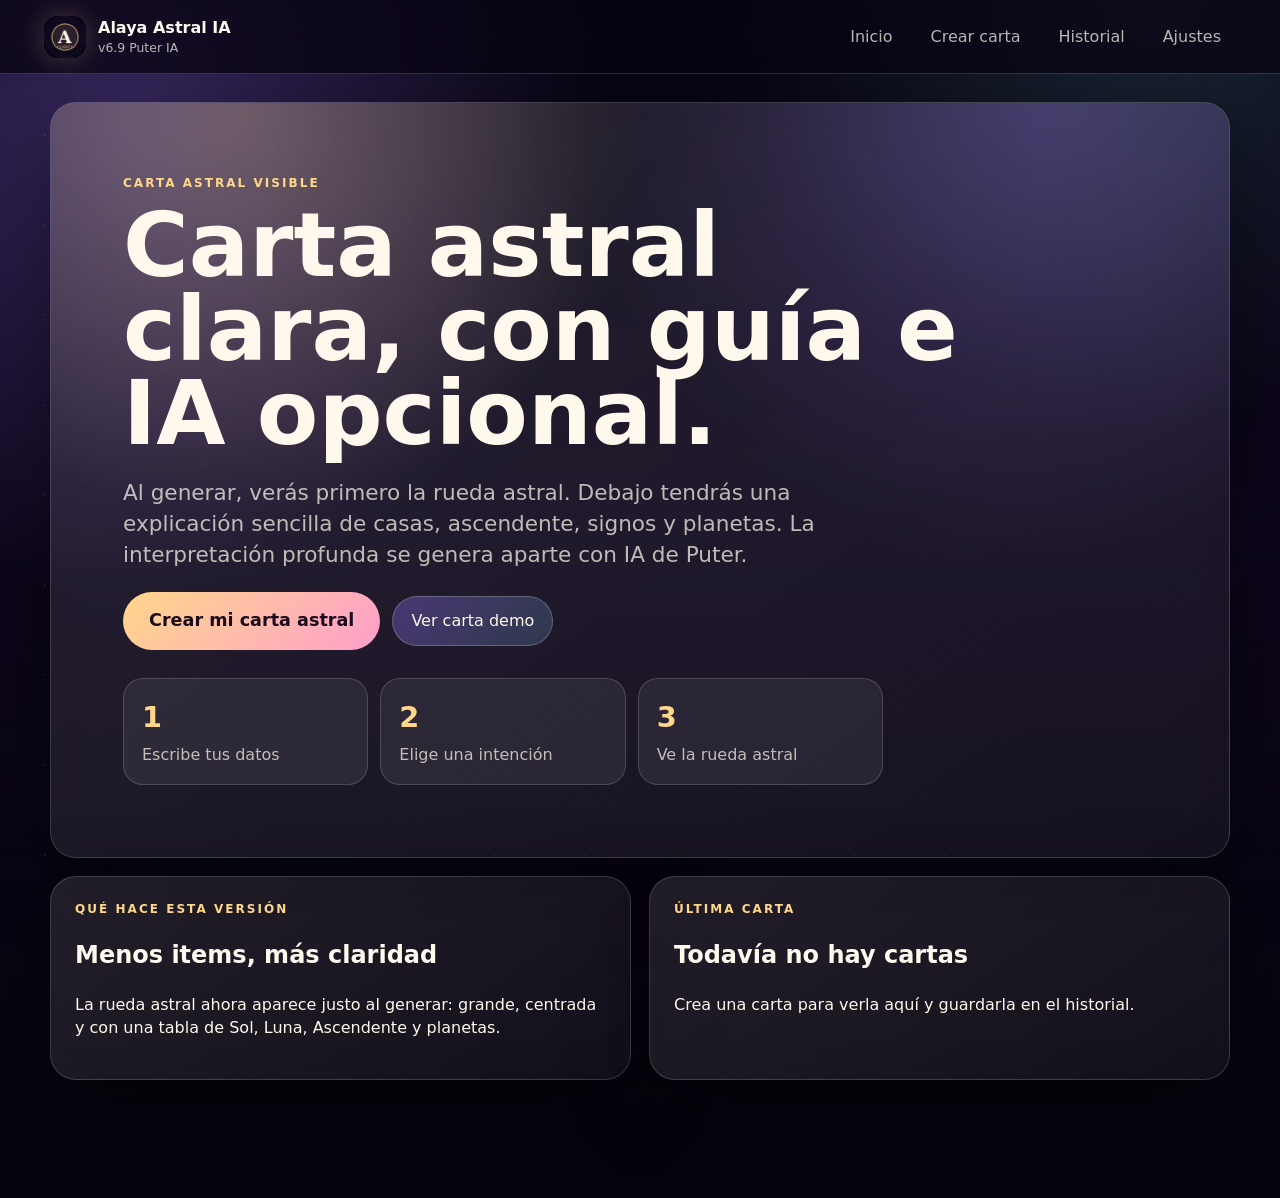
<file: alaya-astral/index.html>
<!doctype html>
<html lang="es">
<head>
  <meta charset="utf-8" />
  <meta name="viewport" content="width=device-width, initial-scale=1, viewport-fit=cover" />
  <meta name="theme-color" content="#090414" />
  <meta name="description" content="Alaya Astral IA v6.9 Puter IA: carta astral visible con guía clara bajo la rueda e interpretación opcional por IA usando Puter tras iniciar sesión." />
  <title>Alaya Astral IA v6.9 Puter IA</title>
  <link rel="manifest" href="manifest.webmanifest" />
  <link rel="apple-touch-icon" href="icons/icon-192.png" />
  <link rel="stylesheet" href="styles.css" />
</head>
<body>
  <div class="stars" aria-hidden="true"></div>

  <header class="topbar">
    <a class="brand" href="#inicio" data-route="inicio" aria-label="Ir al inicio">
      <img src="icons/icon-192.png" alt="" />
      <span><b>Alaya Astral IA</b><small>v6.9 Puter IA</small></span>
    </a>
    <nav class="nav desktop" aria-label="Navegación principal">
      <a href="#inicio" data-route="inicio">Inicio</a>
      <a href="#crear" data-route="crear">Crear carta</a>
      <a href="#historial" data-route="historial">Historial</a>
      <a href="#ajustes" data-route="ajustes">Ajustes</a>
    </nav>
    <button id="installBtn" class="btn small ghost hidden">Instalar</button>
  </header>

  <main id="app">
    <section id="inicio" class="screen active">
      <article class="hero card glow">
        <p class="eyebrow">Carta astral visible</p>
        <h1>Carta astral clara, con guía e IA opcional.</h1>
        <p class="lead">Al generar, verás primero la rueda astral. Debajo tendrás una explicación sencilla de casas, ascendente, signos y planetas. La interpretación profunda se genera aparte con IA de Puter.</p>
        <div class="hero-actions">
          <button class="btn primary big" data-route="crear">Crear mi carta astral</button>
          <button class="btn secondary" id="demoBtn">Ver carta demo</button>
        </div>
        <div class="quick-steps">
          <div><b>1</b><span>Escribe tus datos</span></div>
          <div><b>2</b><span>Elige una intención</span></div>
          <div><b>3</b><span>Ve la rueda astral</span></div>
        </div>
      </article>

      <section class="two-col">
        <article class="card">
          <p class="eyebrow">Qué hace esta versión</p>
          <h2>Menos items, más claridad</h2>
          <p>La rueda astral ahora aparece justo al generar: grande, centrada y con una tabla de Sol, Luna, Ascendente y planetas.</p>
        </article>
        <article class="card" id="lastCard">
          <p class="eyebrow">Última carta</p>
          <h2>Todavía no hay cartas</h2>
          <p>Crea una carta para verla aquí y guardarla en el historial.</p>
        </article>
      </section>
    </section>

    <section id="crear" class="screen">
      <div class="section-title">
        <p class="eyebrow">Crear carta</p>
        <h2>Solo 3 pasos</h2>
        <p>Rellena lo básico. Al terminar verás la carta astral visual antes del texto.</p>
      </div>

      <div class="wizard card">
        <div class="progress" aria-label="Progreso">
          <button class="dot active" type="button" data-step="1"><b>1</b><span>Datos</span></button>
          <button class="dot" type="button" data-step="2"><b>2</b><span>Intención</span></button>
          <button class="dot" type="button" data-step="3"><b>3</b><span>Resultado</span></button>
        </div>

        <form id="chartForm" novalidate>
          <section class="step-page active" data-page="1">
            <h3>1 · Datos de nacimiento</h3>
            <p class="hint">Esto es lo mínimo para crear la carta.</p>
            <div class="grid-2">
              <label>Nombre
                <input id="name" name="name" required placeholder="Ej. Atenea" />
              </label>
              <label>Fecha de nacimiento
                <input id="birthDate" name="birthDate" type="date" required />
              </label>
              <label>Hora de nacimiento
                <input id="birthTime" name="birthTime" type="time" required />
              </label>
              <label>Ciudad
                <input id="city" name="city" required placeholder="Ej. Barcelona" />
              </label>
              <label>País
                <input id="country" name="country" required placeholder="Ej. España" />
              </label>
              <label>Precisión de la hora
                <select id="timeAccuracy" name="timeAccuracy">
                  <option value="alta">Alta: hora oficial</option>
                  <option value="media">Media: hora recordada</option>
                  <option value="baja">Baja: aproximada</option>
                  <option value="sin-hora">No sé la hora exacta</option>
                </select>
              </label>
            </div>
            <div class="actions right">
              <button class="btn primary" type="button" data-next="2">Siguiente</button>
            </div>
          </section>

          <section class="step-page" data-page="2">
            <h3>2 · Elige qué carta quieres</h3>
            <p class="hint">Solo hay tres opciones principales para que no sea un lío.</p>
            <div class="choice-grid" role="radiogroup" aria-label="Tipo de carta">
              <label class="choice selected">
                <input type="radio" name="readingType" value="natal" checked />
                <b>Carta natal</b>
                <span>Personalidad, emociones, talentos y retos.</span>
              </label>
              <label class="choice">
                <input type="radio" name="readingType" value="hoy" />
                <b>Energía de hoy</b>
                <span>Guía breve para el momento actual.</span>
              </label>
              <label class="choice">
                <input type="radio" name="readingType" value="compatibilidad" />
                <b>Compatibilidad</b>
                <span>Lectura simbólica entre dos personas.</span>
              </label>
            </div>

            <div id="compatBox" class="soft-box hidden">
              <h4>Datos de la segunda persona</h4>
              <div class="grid-2">
                <label>Nombre de la otra persona<input id="otherName" name="otherName" placeholder="Ej. Alex" /></label>
                <label>Fecha nacimiento otra persona<input id="otherBirthDate" name="otherBirthDate" type="date" /></label>
              </div>
            </div>

            <label>Pregunta o intención
              <textarea id="intention" name="intention" rows="3" placeholder="Ej. ¿Qué necesito entender de mi momento actual?"></textarea>
            </label>

            <details class="advanced">
              <summary>Modo avanzado opcional</summary>
              <p class="hint">No hace falta tocar esto para crear la carta. Sirve para revisar con Astro.com o mejorar datos técnicos.</p>
              <div class="grid-2">
                <label>Latitud<input id="lat" name="lat" placeholder="41.38" /></label>
                <label>Longitud<input id="lon" name="lon" placeholder="2.17" /></label>
                <label>UTC nacimiento<input id="utc" name="utc" placeholder="+01:00" /></label>
                <label>Sistema de casas
                  <select id="houses" name="houses">
                    <option>No indicado</option><option>Placidus</option><option>Whole Sign</option><option>Casas iguales</option>
                  </select>
                </label>
              </div>
              <label>Posiciones copiadas desde Astro.com
                <textarea id="astroText" name="astroText" rows="5" placeholder="Ej. Sol Aries 12°, Luna Cáncer 4°, Ascendente Libra 8°..."></textarea>
              </label>
              <div class="actions">
                <a class="btn ghost" href="https://www.astro.com/free/free_chart_e.htm" target="_blank" rel="noopener">Abrir Astro.com</a>
              </div>
            </details>

            <div class="actions between">
              <button class="btn ghost" type="button" data-next="1">Atrás</button>
              <button class="btn primary" type="submit">Generar carta</button>
            </div>
          </section>

          <section class="step-page" data-page="3">
            <h3>3 · Tu carta astral visual</h3>
            <div id="resultSlot" class="result-empty">
              Rellena los pasos anteriores y pulsa <b>Generar carta</b>. Aquí aparecerá la rueda astral grande.
            </div>
          </section>
        </form>
      </div>
    </section>

    <section id="historial" class="screen">
      <div class="section-title split">
        <div>
          <p class="eyebrow">Historial</p>
          <h2>Tus cartas guardadas</h2>
        </div>
        <button id="clearHistoryBtn" class="btn ghost small">Borrar historial</button>
      </div>
      <div id="historyList" class="history-list"></div>
    </section>

    <section id="ajustes" class="screen">
      <div class="section-title">
        <p class="eyebrow">Ajustes</p>
        <h2>Simple por defecto</h2>
        <p>La app está pensada para que cualquiera pueda hacer una carta sin leer instrucciones largas.</p>
      </div>
      <div class="settings-grid">
        <article class="card">
          <h3>Apariencia</h3>
          <label class="switch"><input id="comfortToggle" type="checkbox" /> Lectura cómoda</label>
          <label class="switch"><input id="contrastToggle" type="checkbox" /> Alto contraste</label>
        </article>
        <article class="card">
          <h3>Datos</h3>
          <button id="exportBtn" class="btn secondary">Exportar historial</button>
          <label class="import-label">Importar historial<input id="importFile" type="file" accept="application/json" /></label>
        </article>
        <article class="card">
          <h3>Ayuda rápida</h3>
          <ol class="help-list">
            <li>Entra en <b>Crear carta</b>.</li>
            <li>Rellena nombre, fecha, hora y ciudad.</li>
            <li>Elige carta natal, energía de hoy o compatibilidad.</li>
            <li>Pulsa <b>Generar carta</b>.</li>
            <li>Mira primero la <b>rueda astral visual</b>.</li>
            <li>Lee la guía genérica bajo la rueda.</li>
            <li>Para IA: inicia sesión o regístrate en Puter y pulsa <b>Generar interpretación IA</b>.</li>
            <li>Guarda o descarga el PDF.</li>
          </ol>
        </article>
      </div>
    </section>
  </main>

  <nav class="bottom-nav" aria-label="Navegación móvil">
    <button data-route="inicio">Inicio</button>
    <button data-route="crear">Crear</button>
    <button data-route="historial">Historial</button>
    <button data-route="ajustes">Ajustes</button>
  </nav>

  <template id="readingTemplate">
    <article class="reading card printable">
      <div class="reading-cover">
        <p class="eyebrow">Alaya Astral IA · Carta astral visible</p>
        <h2 data-field="title"></h2>
        <p data-field="subtitle"></p>
        <div data-field="badges" class="badges"></div>
      </div>
      <section class="chart-hero">
        <div>
          <p class="eyebrow">Rueda astral</p>
          <h3>Tu carta astral visual</h3>
          <p class="hint">Primero mira la rueda. Después lee la interpretación por secciones.</p>
        </div>
        <div class="chart-grid">
          <aside class="astro-wheel big-wheel" data-field="wheel"></aside>
          <div class="position-panel" data-field="positionPanel"></div>
        </div>
        <div class="generic-guide" data-field="genericGuide"></div>
      </section>
      <section class="puter-ai-panel" data-field="aiPanel">
        <div class="ai-head">
          <div>
            <p class="eyebrow">Interpretación IA opcional</p>
            <h3>Interpretación personalizada con Puter</h3>
            <p>Primero inicia sesión o regístrate en Puter. Después pulsa generar para recibir una lectura más profunda basada en la carta que acabas de crear.</p>
          </div>
          <span class="ai-status" data-field="puterStatus">Puter pendiente</span>
        </div>
        <div class="actions wrap">
          <button class="btn secondary" data-action="puterLogin">1 · Iniciar sesión / registrarme en Puter</button>
          <button class="btn primary" data-action="aiInterpret">2 · Generar interpretación IA</button>
        </div>
        <div class="ai-output" data-field="aiOutput">La interpretación IA aparecerá aquí cuando hayas iniciado sesión en Puter.</div>
      </section>
      <div class="reading-layout full">
        <div data-field="sections" class="reading-sections"></div>
      </div>
      <div class="actions wrap no-print">
        <button class="btn primary" data-action="save">Guardar carta</button>
        <button class="btn secondary" data-action="focusWheel">Ver rueda</button>
        <button class="btn secondary" data-action="pdf">Descargar PDF</button>
        <button class="btn ghost" data-action="copy">Copiar texto</button>
        <button class="btn ghost" data-action="html">Descargar HTML</button>
      </div>
    </article>
  </template>

  <script src="https://js.puter.com/v2/"></script>
  <script src="app.js" defer></script>
</body>
</html>
</file>
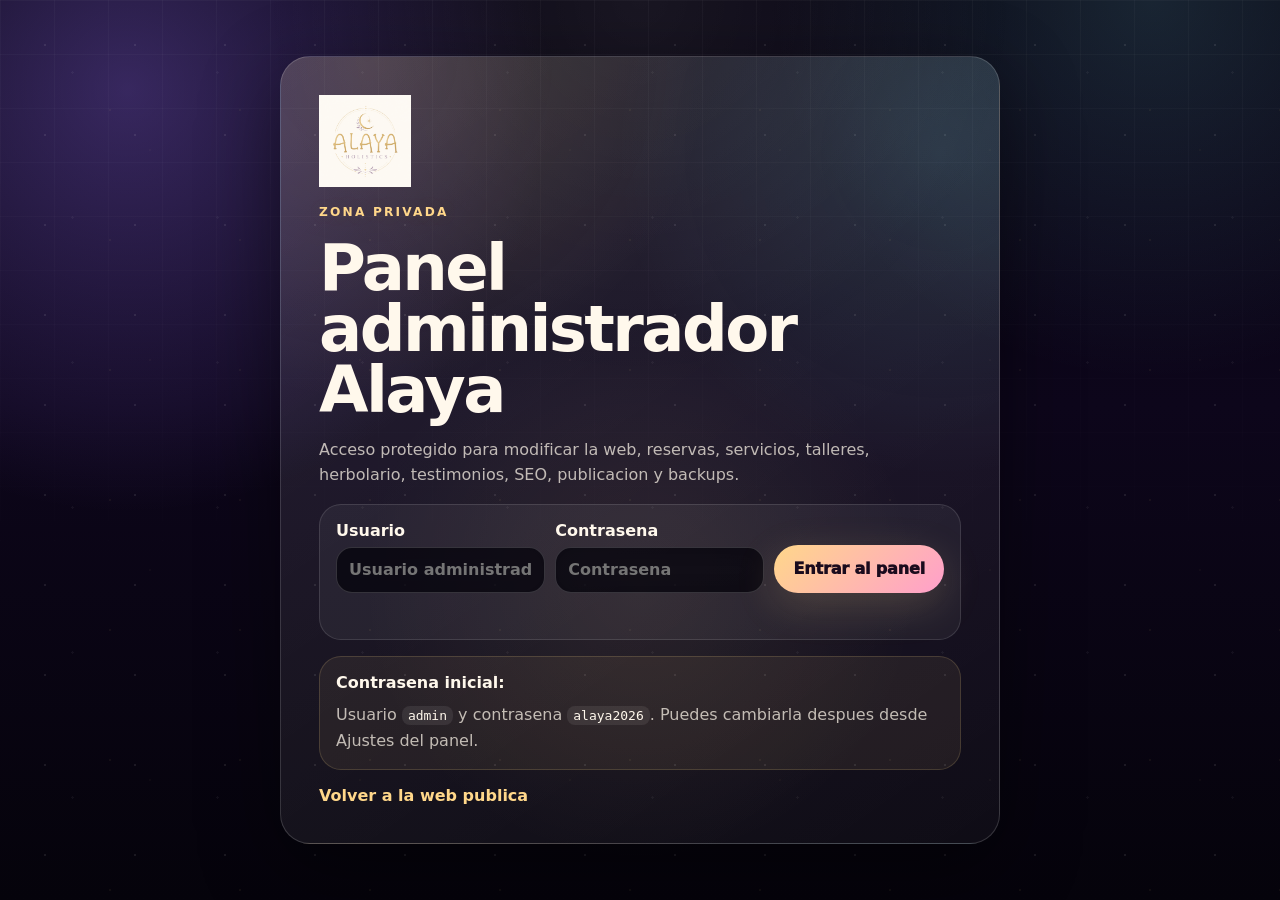
<file: admin.html>
<!doctype html>
<html lang="es">
<head>
  <meta charset="utf-8">
  <meta name="viewport" content="width=device-width,initial-scale=1">
  <title>Acceso privado · Alaya Holistics</title>
  <meta name="robots" content="noindex,nofollow,noarchive">
  <meta name="description" content="Acceso privado al panel de administracion de Alaya Holistics.">
  <link rel="icon" href="assets/favicon.png">
  <link rel="stylesheet" href="css/styles.css">
</head>
<body class="ux-global-v102 panel-admin-v100 admin-entry-page private-admin-page-v132 modern-ui astral-global-theme">
  <div class="astral-starfield" aria-hidden="true"></div>

  <main class="private-admin-main-v132">
    <section class="private-admin-card-v132" aria-labelledby="privateAdminTitleV132">
      <img src="assets/logos/alaya-holistics-logo.png" alt="Alaya Holistics">
      <p class="eyebrow">Zona privada</p>
      <h1 id="privateAdminTitleV132">Panel administrador Alaya</h1>
      <p>
        Acceso protegido para modificar la web, reservas, servicios, talleres, herbolario,
        testimonios, SEO, publicacion y backups.
      </p>

      <form class="private-admin-login-v132" id="privateAdminLoginV132">
        <label>
          Usuario
          <input id="privateAdminUserV132" type="text" autocomplete="username" placeholder="Usuario administrador" required>
        </label>
        <label>
          Contrasena
          <input id="privateAdminPassV132" type="password" autocomplete="current-password" placeholder="Contrasena" required>
        </label>
        <button class="btn btn-primary" type="submit">Entrar al panel</button>
        <p class="error-text" id="privateAdminErrorV132" role="alert"></p>
      </form>

      <div class="private-admin-success-v132 hidden" id="privateAdminSuccessV132">
        <strong>Acceso validado</strong>
        <p>Ya puedes abrir el panel interno para modificar toda la web.</p>
        <div>
          <a class="btn btn-primary" href="index.html?admin=1#admin">Abrir panel privado</a>
          <a class="btn btn-secondary" href="manual-admin.html">Manual administrador</a>
          <button class="btn btn-secondary" id="privateAdminLogoutV132" type="button">Bloquear acceso</button>
        </div>
      </div>

      <div class="private-admin-note-v132">
        <strong>Contrasena inicial:</strong>
        <span>Usuario <code>admin</code> y contrasena <code>alaya2026</code>. Puedes cambiarla despues desde Ajustes del panel.</span>
      </div>

      <a class="private-admin-back-v132" href="index.html">Volver a la web publica</a>
    </section>
  </main>

  <script>
    const ADMIN_SESSION_KEY_V132 = "alaya_admin_logged";
    const ADMIN_ATTEMPTS_KEY_V132 = "alaya_admin_login_attempts_v132";
    const privateLogin = document.querySelector("#privateAdminLoginV132");
    const privateSuccess = document.querySelector("#privateAdminSuccessV132");
    const privateError = document.querySelector("#privateAdminErrorV132");
    const privateLogout = document.querySelector("#privateAdminLogoutV132");

    function getPrivateAdminSettingsV132() {
      try {
        const settings = JSON.parse(localStorage.getItem("alaya_settings") || "{}");
        return {
          user: settings.adminUser || "admin",
          pass: settings.adminPass || "alaya2026"
        };
      } catch {
        return { user: "admin", pass: "alaya2026" };
      }
    }

    function getPrivateAttemptsV132() {
      try {
        return JSON.parse(localStorage.getItem(ADMIN_ATTEMPTS_KEY_V132) || '{"count":0,"until":0}');
      } catch {
        return { count: 0, until: 0 };
      }
    }

    function setPrivateAttemptsV132(value) {
      localStorage.setItem(ADMIN_ATTEMPTS_KEY_V132, JSON.stringify(value));
    }

    function showPrivateAdminReadyV132() {
      privateLogin?.classList.add("hidden");
      privateSuccess?.classList.remove("hidden");
      if (privateError) privateError.textContent = "";
    }

    function showPrivateAdminLoginV132() {
      privateLogin?.classList.remove("hidden");
      privateSuccess?.classList.add("hidden");
    }

    privateLogin?.addEventListener("submit", event => {
      event.preventDefault();
      const attempts = getPrivateAttemptsV132();
      const now = Date.now();

      if (attempts.until && attempts.until > now) {
        const minutes = Math.ceil((attempts.until - now) / 60000);
        privateError.textContent = `Demasiados intentos. Prueba de nuevo en ${minutes} min.`;
        return;
      }

      const config = getPrivateAdminSettingsV132();
      const user = document.querySelector("#privateAdminUserV132")?.value.trim();
      const pass = document.querySelector("#privateAdminPassV132")?.value.trim();

      if (user === config.user && pass === config.pass) {
        localStorage.setItem(ADMIN_SESSION_KEY_V132, "true");
        localStorage.removeItem(ADMIN_ATTEMPTS_KEY_V132);
        showPrivateAdminReadyV132();
        return;
      }

      const nextCount = (attempts.count || 0) + 1;
      const locked = nextCount >= 5;
      setPrivateAttemptsV132({
        count: locked ? 0 : nextCount,
        until: locked ? now + 10 * 60 * 1000 : 0
      });
      privateError.textContent = locked
        ? "Acceso bloqueado durante 10 minutos."
        : "Usuario o contrasena incorrectos.";
    });

    privateLogout?.addEventListener("click", () => {
      localStorage.removeItem(ADMIN_SESSION_KEY_V132);
      showPrivateAdminLoginV132();
    });

    if (localStorage.getItem(ADMIN_SESSION_KEY_V132) === "true") {
      showPrivateAdminReadyV132();
    }

    if ("serviceWorker" in navigator) {
      navigator.serviceWorker.register("./sw.js").catch(() => {});
    }
  </script>
</body>
</html>
</file>
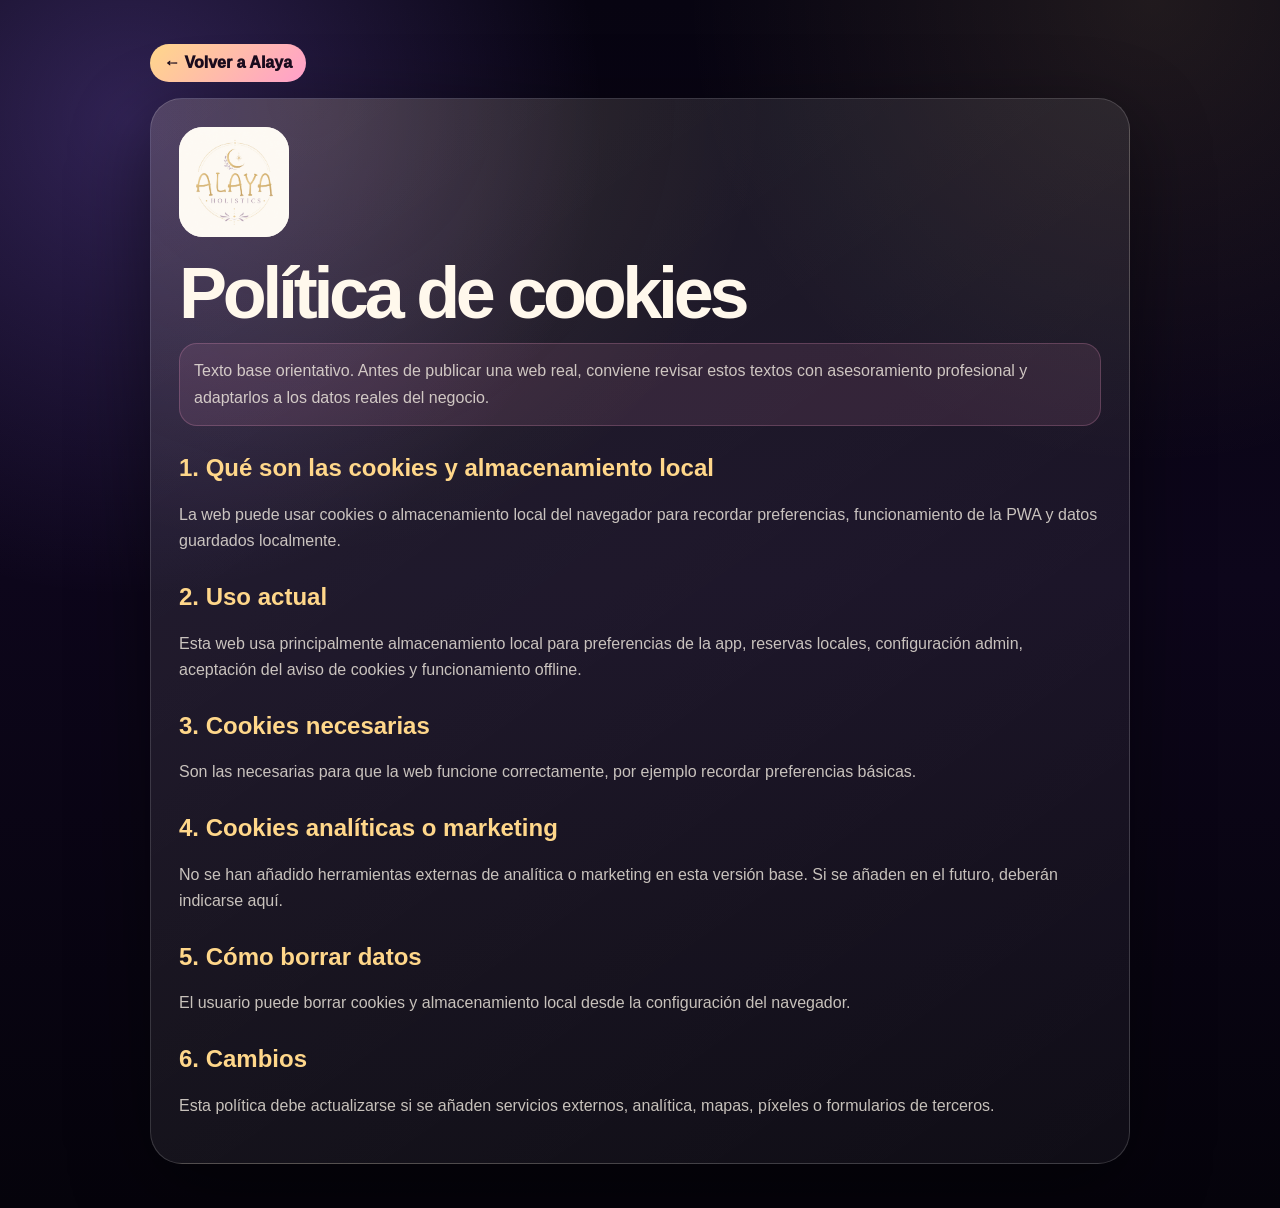
<file: cookies.html>
<!doctype html>
<html lang="es">
<head>
  <meta charset="utf-8">
  <meta name="viewport" content="width=device-width,initial-scale=1">
  <title>Política de cookies · Alaya Holistics</title>
  <meta name="description" content="Política de cookies de Alaya Holistics. Textos base orientativos para revisar antes de publicar.">
  <link rel="stylesheet" href="css/styles.css">
  <link rel="icon" href="assets/favicon.png">
</head>
<body class="legal-page">
  <main>
    <a class="legal-back" href="index.html">← Volver a Alaya</a>
    <article class="legal-doc">
      <img src="assets/logos/alaya-holistics-logo.png" alt="Alaya Holistics">
      <h1>Política de cookies</h1>
      <p class="legal-warning">
        Texto base orientativo. Antes de publicar una web real, conviene revisar estos textos con asesoramiento profesional y adaptarlos a los datos reales del negocio.
      </p>
      
<h2>1. Qué son las cookies y almacenamiento local</h2>
<p>
La web puede usar cookies o almacenamiento local del navegador para recordar preferencias,
funcionamiento de la PWA y datos guardados localmente.
</p>

<h2>2. Uso actual</h2>
<p>
Esta web usa principalmente almacenamiento local para preferencias de la app, reservas locales,
configuración admin, aceptación del aviso de cookies y funcionamiento offline.
</p>

<h2>3. Cookies necesarias</h2>
<p>
Son las necesarias para que la web funcione correctamente, por ejemplo recordar preferencias básicas.
</p>

<h2>4. Cookies analíticas o marketing</h2>
<p>
No se han añadido herramientas externas de analítica o marketing en esta versión base.
Si se añaden en el futuro, deberán indicarse aquí.
</p>

<h2>5. Cómo borrar datos</h2>
<p>
El usuario puede borrar cookies y almacenamiento local desde la configuración del navegador.
</p>

<h2>6. Cambios</h2>
<p>
Esta política debe actualizarse si se añaden servicios externos, analítica, mapas, píxeles o formularios de terceros.
</p>

    </article>
  </main>
</body>
</html>
</file>
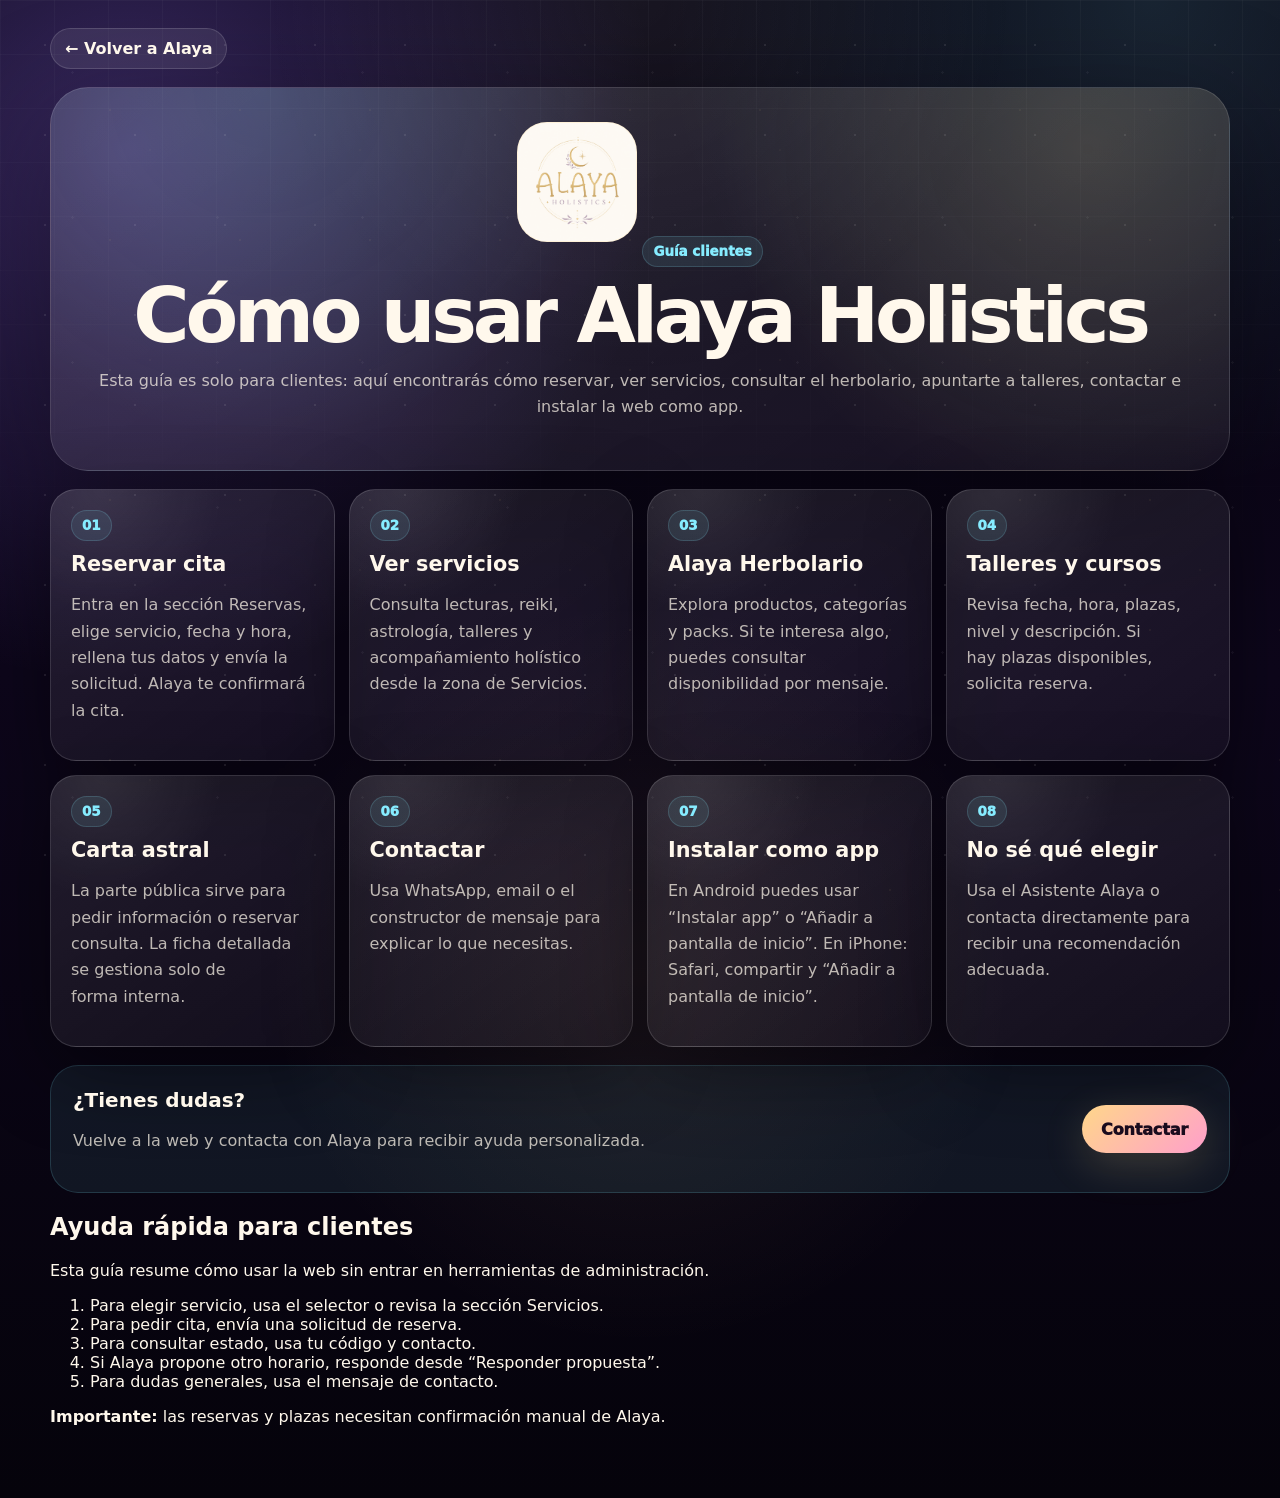
<file: guia-clientes.html>
<!doctype html>
<html lang="es">
<head>
  <meta charset="utf-8">
  <meta name="viewport" content="width=device-width,initial-scale=1">
  <title>Guía para clientes · Alaya Holistics</title>
  <meta name="description" content="Guía rápida para clientes de Alaya Holistics: reservas, servicios, herbolario, talleres, astrología, contacto e instalación como app.">
  <link rel="icon" href="assets/favicon.png">
  <link rel="stylesheet" href="css/styles.css">
</head>
<body class="ux-global-v102 client-guide-v101 section-polish-v91 responsive-total-v90 modern-ui astral-global-theme client-guide-page">
  <div class="astral-starfield" aria-hidden="true"></div>
  <main class="guide-page-main">
    <a class="guide-back" href="index.html">← Volver a Alaya</a>

    <section class="guide-hero-card">
      <img src="assets/logos/alaya-holistics-logo.png" alt="Alaya Holistics">
      <span>Guía clientes</span>
      <h1>Cómo usar Alaya Holistics</h1>
      <p>
        Esta guía es solo para clientes: aquí encontrarás cómo reservar, ver servicios,
        consultar el herbolario, apuntarte a talleres, contactar e instalar la web como app.
      </p>
    </section>

    <section class="guide-content-grid">
      <article>
        <span>01</span>
        <h2>Reservar cita</h2>
        <p>Entra en la sección Reservas, elige servicio, fecha y hora, rellena tus datos y envía la solicitud. Alaya te confirmará la cita.</p>
      </article>

      <article>
        <span>02</span>
        <h2>Ver servicios</h2>
        <p>Consulta lecturas, reiki, astrología, talleres y acompañamiento holístico desde la zona de Servicios.</p>
      </article>

      <article>
        <span>03</span>
        <h2>Alaya Herbolario</h2>
        <p>Explora productos, categorías y packs. Si te interesa algo, puedes consultar disponibilidad por mensaje.</p>
      </article>

      <article>
        <span>04</span>
        <h2>Talleres y cursos</h2>
        <p>Revisa fecha, hora, plazas, nivel y descripción. Si hay plazas disponibles, solicita reserva.</p>
      </article>

      <article>
        <span>05</span>
        <h2>Carta astral</h2>
        <p>La parte pública sirve para pedir información o reservar consulta. La ficha detallada se gestiona solo de forma interna.</p>
      </article>

      <article>
        <span>06</span>
        <h2>Contactar</h2>
        <p>Usa WhatsApp, email o el constructor de mensaje para explicar lo que necesitas.</p>
      </article>

      <article>
        <span>07</span>
        <h2>Instalar como app</h2>
        <p>En Android puedes usar “Instalar app” o “Añadir a pantalla de inicio”. En iPhone: Safari, compartir y “Añadir a pantalla de inicio”.</p>
      </article>

      <article>
        <span>08</span>
        <h2>No sé qué elegir</h2>
        <p>Usa el Asistente Alaya o contacta directamente para recibir una recomendación adecuada.</p>
      </article>
    </section>

    <section class="guide-final-cta">
      <div>
        <strong>¿Tienes dudas?</strong>
        <p>Vuelve a la web y contacta con Alaya para recibir ayuda personalizada.</p>
      </div>
      <a class="btn btn-primary" href="index.html#contacto-alaya">Contactar</a>
    </section>
  
      <section class="guide-card">
        <h2>Ayuda rápida para clientes</h2>
        <p>Esta guía resume cómo usar la web sin entrar en herramientas de administración.</p>
        <ol>
          <li>Para elegir servicio, usa el selector o revisa la sección Servicios.</li>
          <li>Para pedir cita, envía una solicitud de reserva.</li>
          <li>Para consultar estado, usa tu código y contacto.</li>
          <li>Si Alaya propone otro horario, responde desde “Responder propuesta”.</li>
          <li>Para dudas generales, usa el mensaje de contacto.</li>
        </ol>
        <p><strong>Importante:</strong> las reservas y plazas necesitan confirmación manual de Alaya.</p>
      </section>

</main>
</body>
</html>
</file>
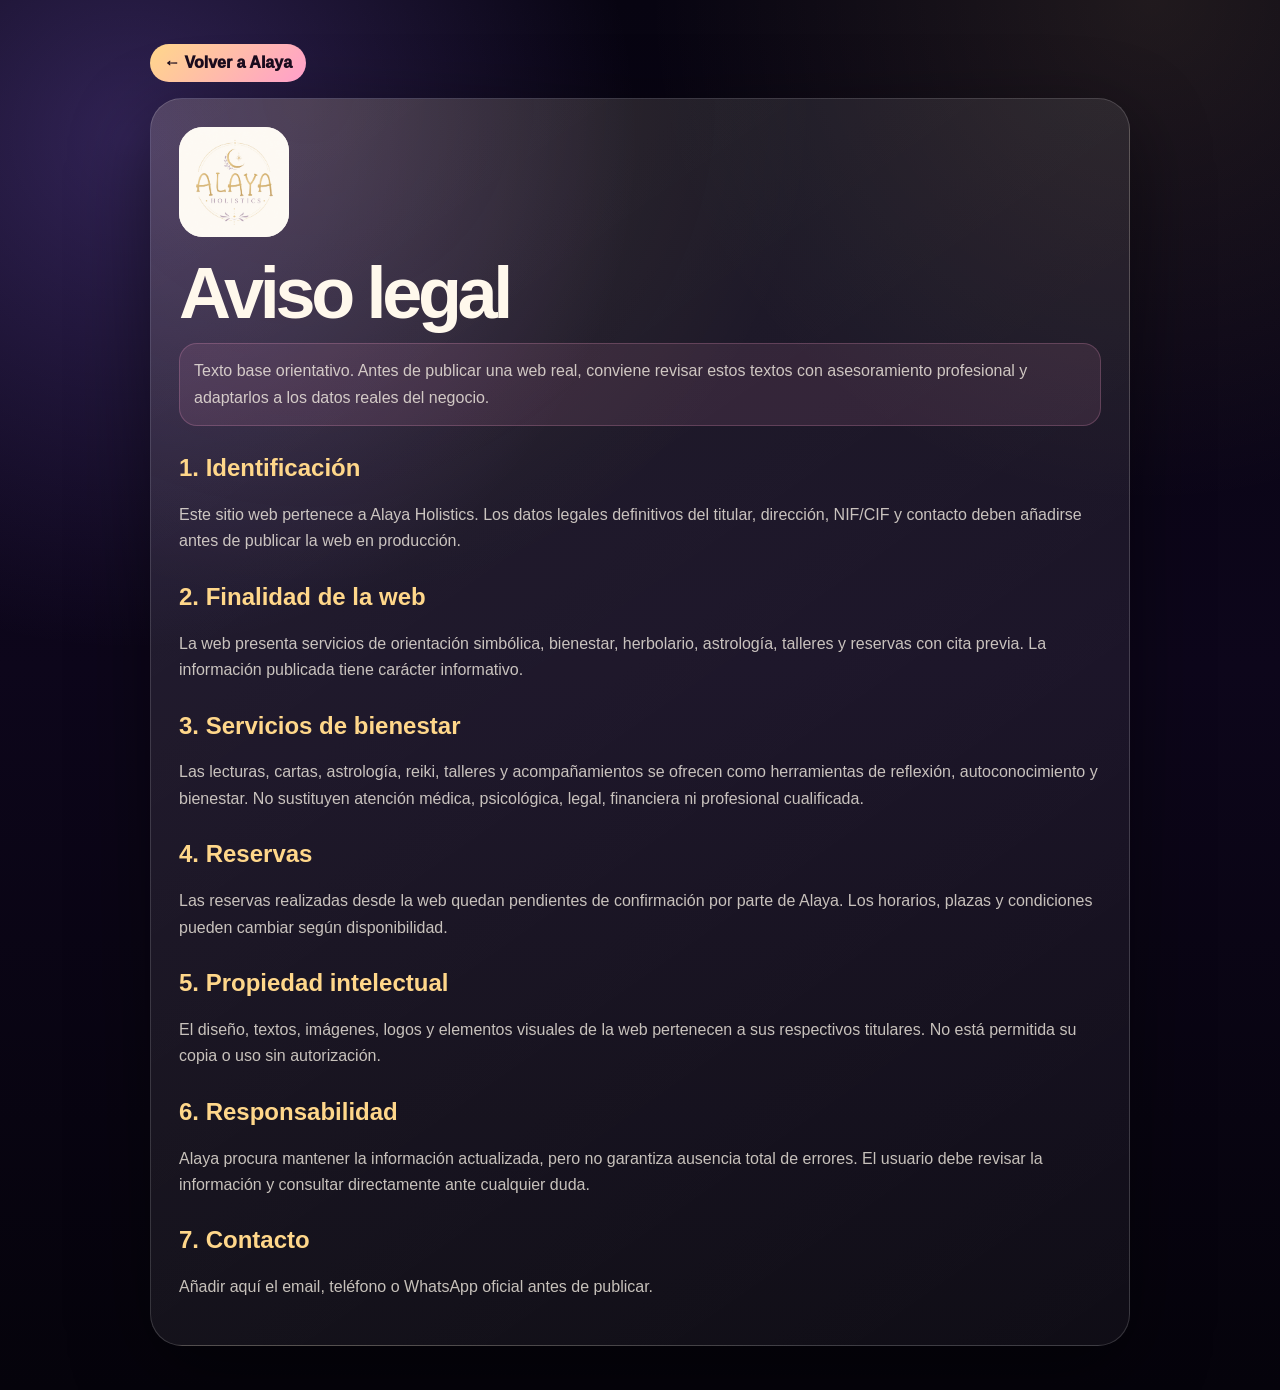
<file: legal.html>
<!doctype html>
<html lang="es">
<head>
  <meta charset="utf-8">
  <meta name="viewport" content="width=device-width,initial-scale=1">
  <title>Aviso legal · Alaya Holistics</title>
  <meta name="description" content="Aviso legal de Alaya Holistics. Textos base orientativos para revisar antes de publicar.">
  <link rel="stylesheet" href="css/styles.css">
  <link rel="icon" href="assets/favicon.png">
</head>
<body class="legal-page">
  <main>
    <a class="legal-back" href="index.html">← Volver a Alaya</a>
    <article class="legal-doc">
      <img src="assets/logos/alaya-holistics-logo.png" alt="Alaya Holistics">
      <h1>Aviso legal</h1>
      <p class="legal-warning">
        Texto base orientativo. Antes de publicar una web real, conviene revisar estos textos con asesoramiento profesional y adaptarlos a los datos reales del negocio.
      </p>
      
<h2>1. Identificación</h2>
<p>
Este sitio web pertenece a Alaya Holistics. Los datos legales definitivos del titular,
dirección, NIF/CIF y contacto deben añadirse antes de publicar la web en producción.
</p>

<h2>2. Finalidad de la web</h2>
<p>
La web presenta servicios de orientación simbólica, bienestar, herbolario, astrología,
talleres y reservas con cita previa. La información publicada tiene carácter informativo.
</p>

<h2>3. Servicios de bienestar</h2>
<p>
Las lecturas, cartas, astrología, reiki, talleres y acompañamientos se ofrecen como herramientas
de reflexión, autoconocimiento y bienestar. No sustituyen atención médica, psicológica,
legal, financiera ni profesional cualificada.
</p>

<h2>4. Reservas</h2>
<p>
Las reservas realizadas desde la web quedan pendientes de confirmación por parte de Alaya.
Los horarios, plazas y condiciones pueden cambiar según disponibilidad.
</p>

<h2>5. Propiedad intelectual</h2>
<p>
El diseño, textos, imágenes, logos y elementos visuales de la web pertenecen a sus respectivos titulares.
No está permitida su copia o uso sin autorización.
</p>

<h2>6. Responsabilidad</h2>
<p>
Alaya procura mantener la información actualizada, pero no garantiza ausencia total de errores.
El usuario debe revisar la información y consultar directamente ante cualquier duda.
</p>

<h2>7. Contacto</h2>
<p>
Añadir aquí el email, teléfono o WhatsApp oficial antes de publicar.
</p>

    </article>
  </main>
</body>
</html>
</file>
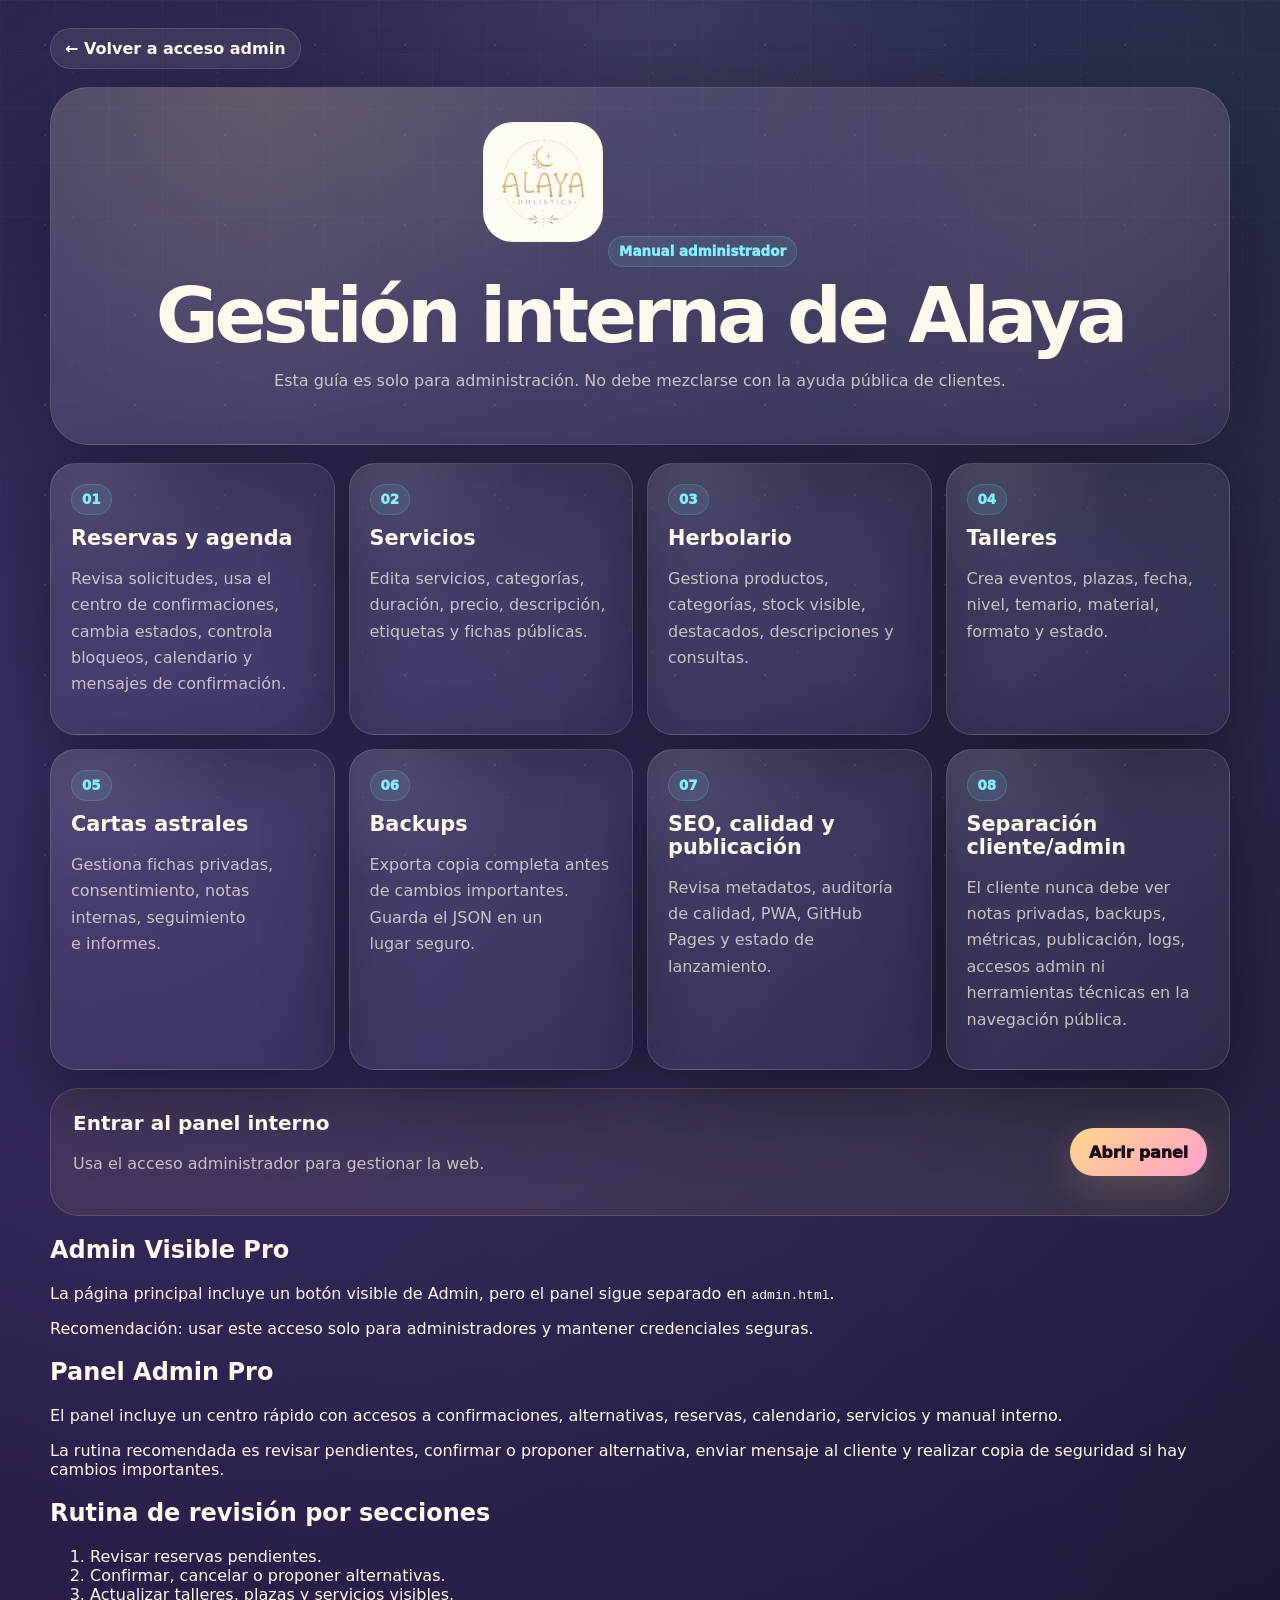
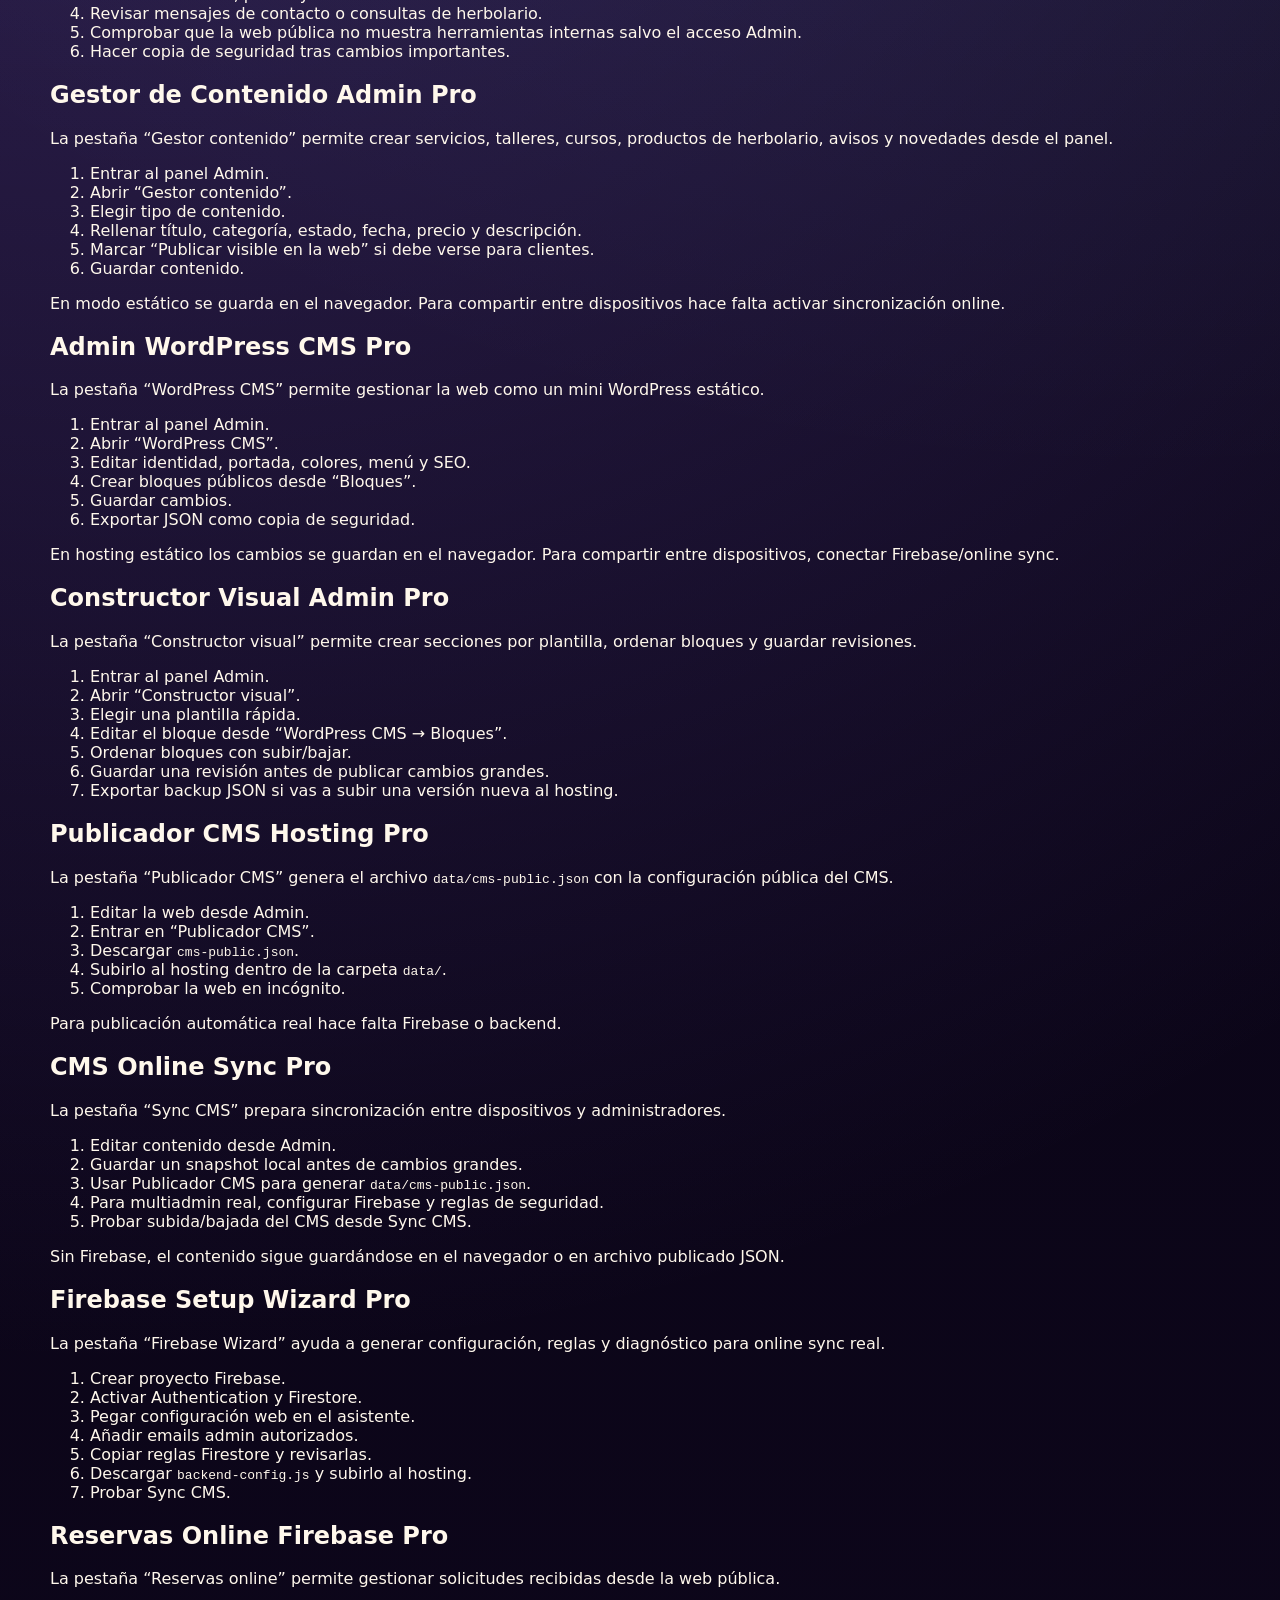
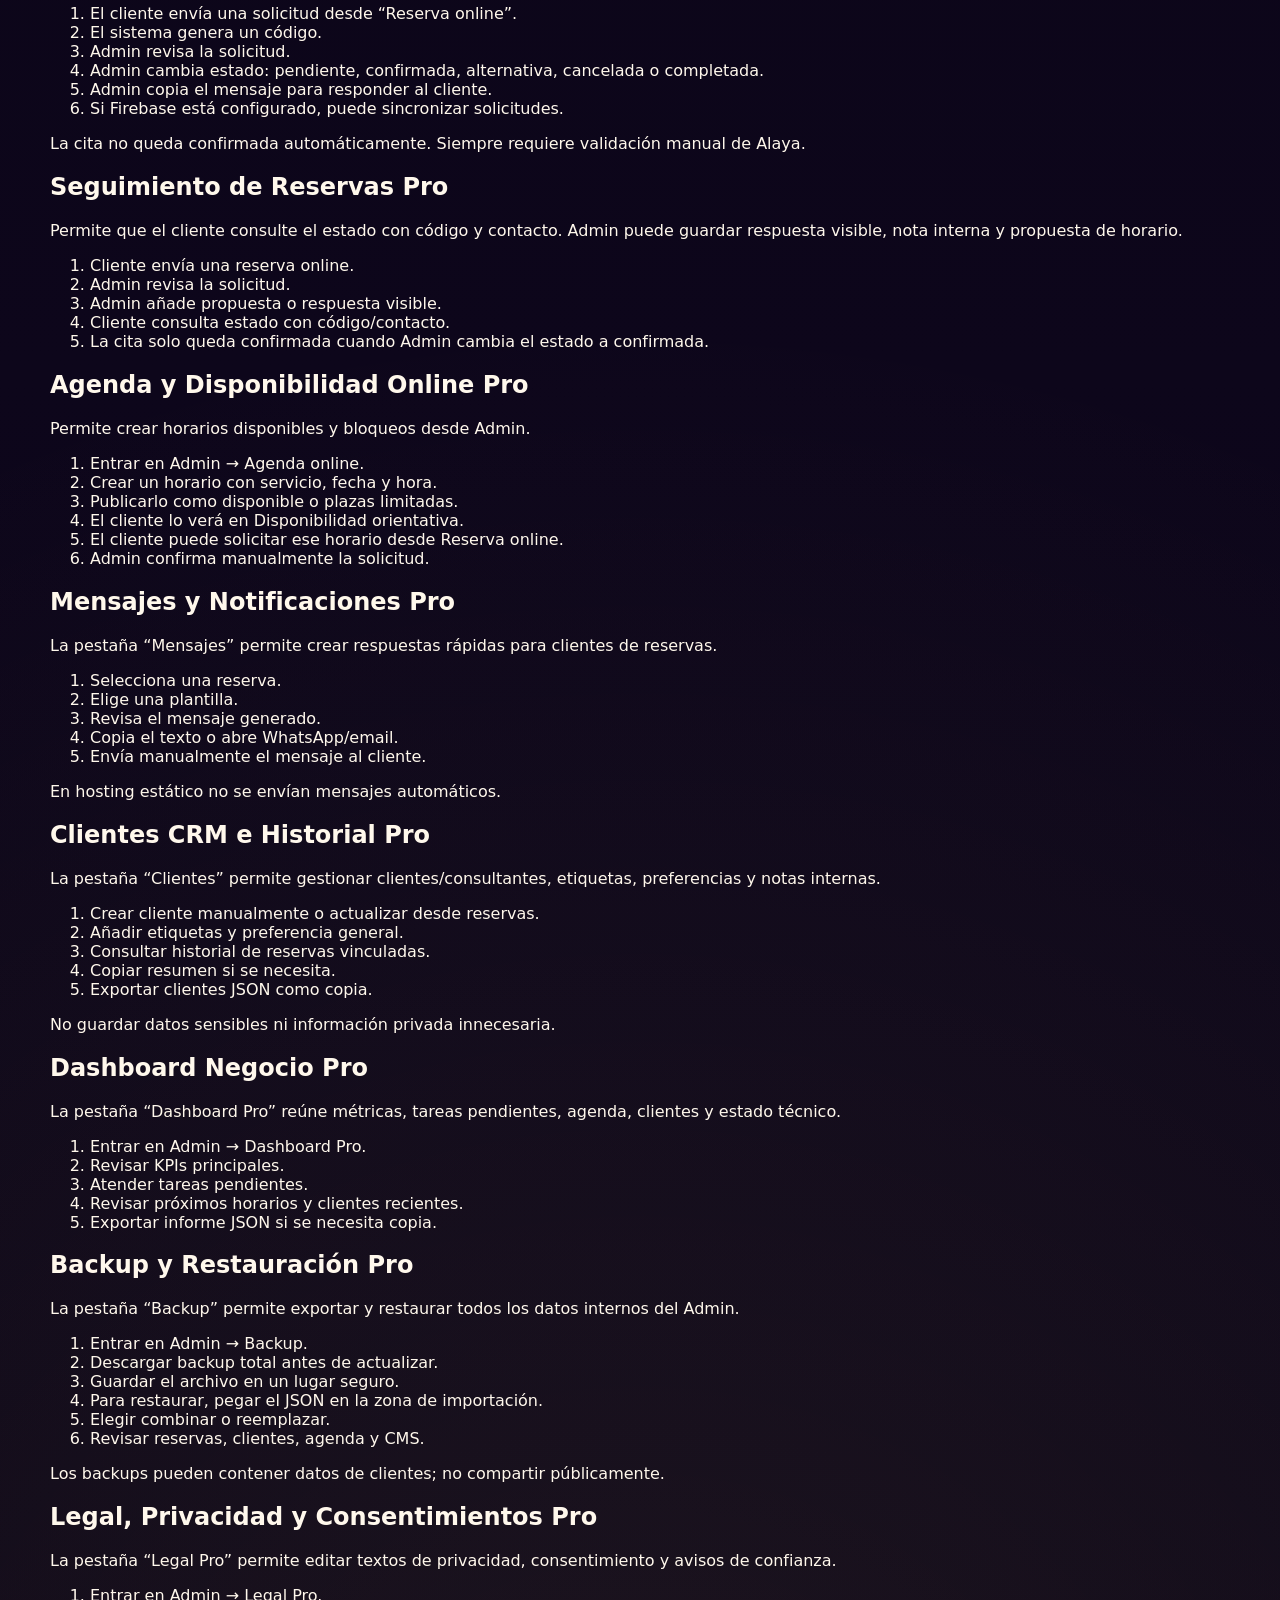
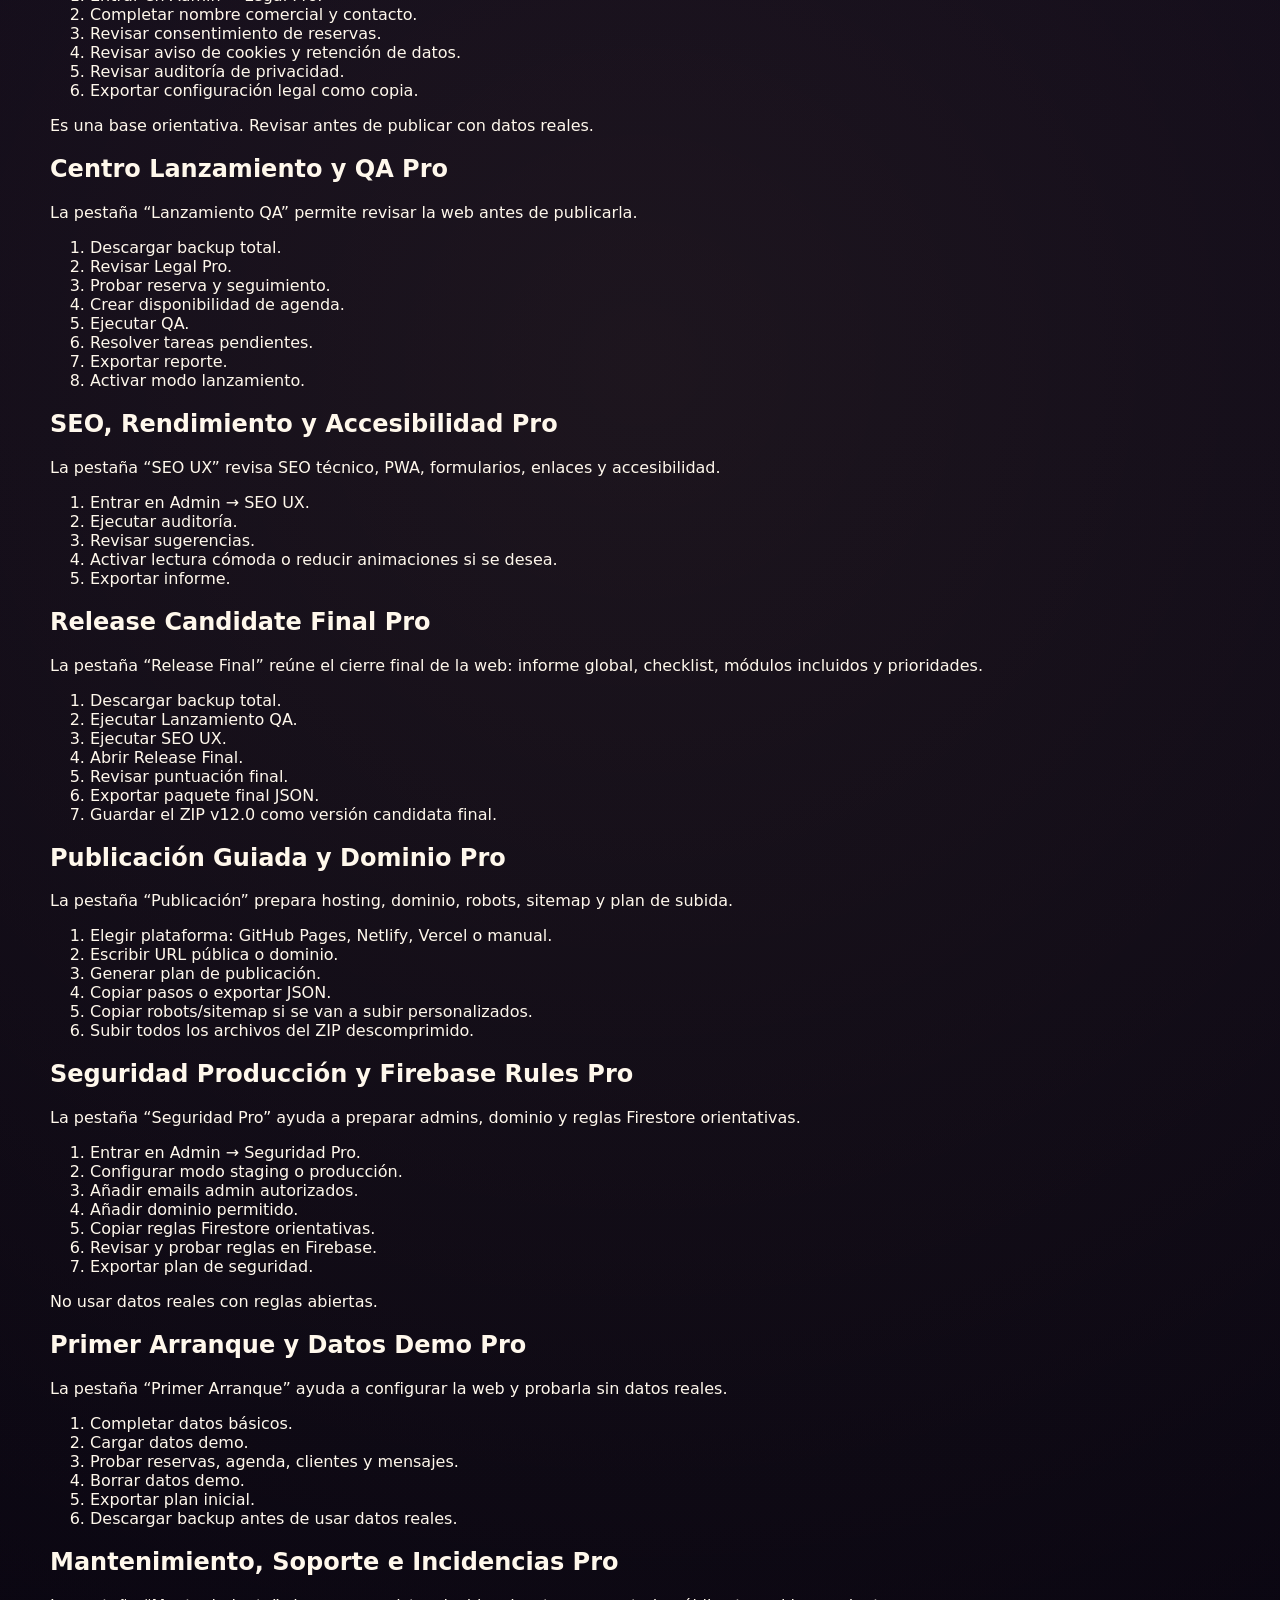
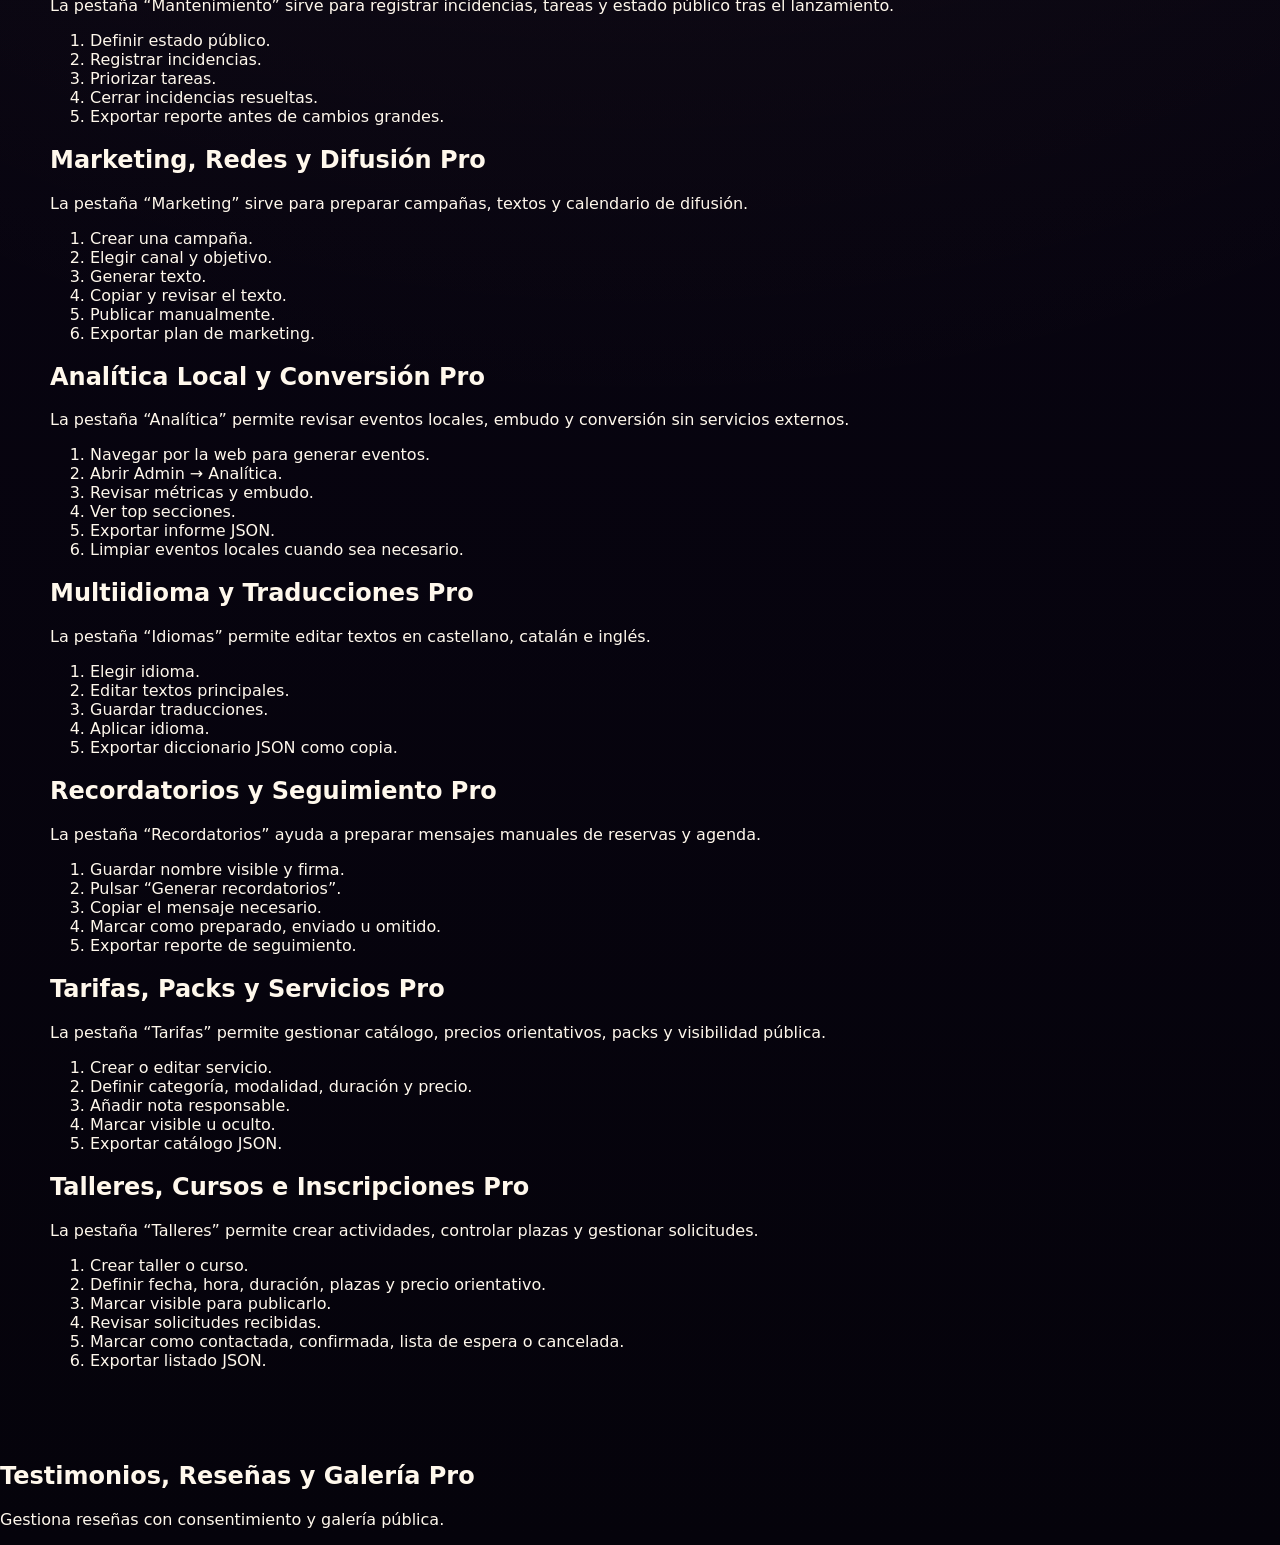
<file: manual-admin.html>
<!doctype html>
<html lang="es">
<head>
  <meta charset="utf-8">
  <meta name="viewport" content="width=device-width,initial-scale=1">
  <title>Manual administrador · Alaya Holistics</title>
  <meta name="robots" content="noindex,nofollow">
  <meta name="description" content="Manual interno administrador de Alaya Holistics.">
  <link rel="icon" href="assets/favicon.png">
  <link rel="stylesheet" href="css/styles.css">
</head>
<body class="ux-global-v102 admin-manual-v101 section-polish-v91 responsive-total-v90 modern-ui astral-global-theme admin-manual-page">
  <div class="astral-starfield" aria-hidden="true"></div>
  <main class="guide-page-main admin-manual-main">
    <a class="guide-back" href="admin.html">← Volver a acceso admin</a>

    <section class="guide-hero-card admin-only-guide">
      <img src="assets/logos/alaya-holistics-logo.png" alt="Alaya Holistics">
      <span>Manual administrador</span>
      <h1>Gestión interna de Alaya</h1>
      <p>
        Esta guía es solo para administración. No debe mezclarse con la ayuda pública de clientes.
      </p>
    </section>

    <section class="guide-content-grid">
      <article>
        <span>01</span>
        <h2>Reservas y agenda</h2>
        <p>Revisa solicitudes, usa el centro de confirmaciones, cambia estados, controla bloqueos, calendario y mensajes de confirmación.</p>
      </article>

      <article>
        <span>02</span>
        <h2>Servicios</h2>
        <p>Edita servicios, categorías, duración, precio, descripción, etiquetas y fichas públicas.</p>
      </article>

      <article>
        <span>03</span>
        <h2>Herbolario</h2>
        <p>Gestiona productos, categorías, stock visible, destacados, descripciones y consultas.</p>
      </article>

      <article>
        <span>04</span>
        <h2>Talleres</h2>
        <p>Crea eventos, plazas, fecha, nivel, temario, material, formato y estado.</p>
      </article>

      <article>
        <span>05</span>
        <h2>Cartas astrales</h2>
        <p>Gestiona fichas privadas, consentimiento, notas internas, seguimiento e informes.</p>
      </article>

      <article>
        <span>06</span>
        <h2>Backups</h2>
        <p>Exporta copia completa antes de cambios importantes. Guarda el JSON en un lugar seguro.</p>
      </article>

      <article>
        <span>07</span>
        <h2>SEO, calidad y publicación</h2>
        <p>Revisa metadatos, auditoría de calidad, PWA, GitHub Pages y estado de lanzamiento.</p>
      </article>

      <article>
        <span>08</span>
        <h2>Separación cliente/admin</h2>
        <p>El cliente nunca debe ver notas privadas, backups, métricas, publicación, logs, accesos admin ni herramientas técnicas en la navegación pública.</p>
      </article>
    </section>

    <section class="guide-final-cta admin-guide-cta">
      <div>
        <strong>Entrar al panel interno</strong>
        <p>Usa el acceso administrador para gestionar la web.</p>
      </div>
      <a class="btn btn-primary" href="index.html#admin">Abrir panel</a>
    </section>
  
      <section class="guide-card">
        <h2>Admin Visible Pro</h2>
        <p>La página principal incluye un botón visible de Admin, pero el panel sigue separado en <code>admin.html</code>.</p>
        <p>Recomendación: usar este acceso solo para administradores y mantener credenciales seguras.</p>
      </section>

      <section class="guide-card">
        <h2>Panel Admin Pro</h2>
        <p>El panel incluye un centro rápido con accesos a confirmaciones, alternativas, reservas, calendario, servicios y manual interno.</p>
        <p>La rutina recomendada es revisar pendientes, confirmar o proponer alternativa, enviar mensaje al cliente y realizar copia de seguridad si hay cambios importantes.</p>
      </section>

      <section class="guide-card">
        <h2>Rutina de revisión por secciones</h2>
        <ol>
          <li>Revisar reservas pendientes.</li>
          <li>Confirmar, cancelar o proponer alternativas.</li>
          <li>Actualizar talleres, plazas y servicios visibles.</li>
          <li>Revisar mensajes de contacto o consultas de herbolario.</li>
          <li>Comprobar que la web pública no muestra herramientas internas salvo el acceso Admin.</li>
          <li>Hacer copia de seguridad tras cambios importantes.</li>
        </ol>
      </section>


      <section class="guide-card">
        <h2>Gestor de Contenido Admin Pro</h2>
        <p>La pestaña “Gestor contenido” permite crear servicios, talleres, cursos, productos de herbolario, avisos y novedades desde el panel.</p>
        <ol>
          <li>Entrar al panel Admin.</li>
          <li>Abrir “Gestor contenido”.</li>
          <li>Elegir tipo de contenido.</li>
          <li>Rellenar título, categoría, estado, fecha, precio y descripción.</li>
          <li>Marcar “Publicar visible en la web” si debe verse para clientes.</li>
          <li>Guardar contenido.</li>
        </ol>
        <p>En modo estático se guarda en el navegador. Para compartir entre dispositivos hace falta activar sincronización online.</p>
      </section>


      <section class="guide-card">
        <h2>Admin WordPress CMS Pro</h2>
        <p>La pestaña “WordPress CMS” permite gestionar la web como un mini WordPress estático.</p>
        <ol>
          <li>Entrar al panel Admin.</li>
          <li>Abrir “WordPress CMS”.</li>
          <li>Editar identidad, portada, colores, menú y SEO.</li>
          <li>Crear bloques públicos desde “Bloques”.</li>
          <li>Guardar cambios.</li>
          <li>Exportar JSON como copia de seguridad.</li>
        </ol>
        <p>En hosting estático los cambios se guardan en el navegador. Para compartir entre dispositivos, conectar Firebase/online sync.</p>
      </section>


      <section class="guide-card">
        <h2>Constructor Visual Admin Pro</h2>
        <p>La pestaña “Constructor visual” permite crear secciones por plantilla, ordenar bloques y guardar revisiones.</p>
        <ol>
          <li>Entrar al panel Admin.</li>
          <li>Abrir “Constructor visual”.</li>
          <li>Elegir una plantilla rápida.</li>
          <li>Editar el bloque desde “WordPress CMS → Bloques”.</li>
          <li>Ordenar bloques con subir/bajar.</li>
          <li>Guardar una revisión antes de publicar cambios grandes.</li>
          <li>Exportar backup JSON si vas a subir una versión nueva al hosting.</li>
        </ol>
      </section>


      <section class="guide-card">
        <h2>Publicador CMS Hosting Pro</h2>
        <p>La pestaña “Publicador CMS” genera el archivo <code>data/cms-public.json</code> con la configuración pública del CMS.</p>
        <ol>
          <li>Editar la web desde Admin.</li>
          <li>Entrar en “Publicador CMS”.</li>
          <li>Descargar <code>cms-public.json</code>.</li>
          <li>Subirlo al hosting dentro de la carpeta <code>data/</code>.</li>
          <li>Comprobar la web en incógnito.</li>
        </ol>
        <p>Para publicación automática real hace falta Firebase o backend.</p>
      </section>


      <section class="guide-card">
        <h2>CMS Online Sync Pro</h2>
        <p>La pestaña “Sync CMS” prepara sincronización entre dispositivos y administradores.</p>
        <ol>
          <li>Editar contenido desde Admin.</li>
          <li>Guardar un snapshot local antes de cambios grandes.</li>
          <li>Usar Publicador CMS para generar <code>data/cms-public.json</code>.</li>
          <li>Para multiadmin real, configurar Firebase y reglas de seguridad.</li>
          <li>Probar subida/bajada del CMS desde Sync CMS.</li>
        </ol>
        <p>Sin Firebase, el contenido sigue guardándose en el navegador o en archivo publicado JSON.</p>
      </section>


      <section class="guide-card">
        <h2>Firebase Setup Wizard Pro</h2>
        <p>La pestaña “Firebase Wizard” ayuda a generar configuración, reglas y diagnóstico para online sync real.</p>
        <ol>
          <li>Crear proyecto Firebase.</li>
          <li>Activar Authentication y Firestore.</li>
          <li>Pegar configuración web en el asistente.</li>
          <li>Añadir emails admin autorizados.</li>
          <li>Copiar reglas Firestore y revisarlas.</li>
          <li>Descargar <code>backend-config.js</code> y subirlo al hosting.</li>
          <li>Probar Sync CMS.</li>
        </ol>
      </section>


      <section class="guide-card">
        <h2>Reservas Online Firebase Pro</h2>
        <p>La pestaña “Reservas online” permite gestionar solicitudes recibidas desde la web pública.</p>
        <ol>
          <li>El cliente envía una solicitud desde “Reserva online”.</li>
          <li>El sistema genera un código.</li>
          <li>Admin revisa la solicitud.</li>
          <li>Admin cambia estado: pendiente, confirmada, alternativa, cancelada o completada.</li>
          <li>Admin copia el mensaje para responder al cliente.</li>
          <li>Si Firebase está configurado, puede sincronizar solicitudes.</li>
        </ol>
        <p>La cita no queda confirmada automáticamente. Siempre requiere validación manual de Alaya.</p>
      </section>


      <section class="guide-card">
        <h2>Seguimiento de Reservas Pro</h2>
        <p>Permite que el cliente consulte el estado con código y contacto. Admin puede guardar respuesta visible, nota interna y propuesta de horario.</p>
        <ol>
          <li>Cliente envía una reserva online.</li>
          <li>Admin revisa la solicitud.</li>
          <li>Admin añade propuesta o respuesta visible.</li>
          <li>Cliente consulta estado con código/contacto.</li>
          <li>La cita solo queda confirmada cuando Admin cambia el estado a confirmada.</li>
        </ol>
      </section>


      <section class="guide-card">
        <h2>Agenda y Disponibilidad Online Pro</h2>
        <p>Permite crear horarios disponibles y bloqueos desde Admin.</p>
        <ol>
          <li>Entrar en Admin → Agenda online.</li>
          <li>Crear un horario con servicio, fecha y hora.</li>
          <li>Publicarlo como disponible o plazas limitadas.</li>
          <li>El cliente lo verá en Disponibilidad orientativa.</li>
          <li>El cliente puede solicitar ese horario desde Reserva online.</li>
          <li>Admin confirma manualmente la solicitud.</li>
        </ol>
      </section>


      <section class="guide-card">
        <h2>Mensajes y Notificaciones Pro</h2>
        <p>La pestaña “Mensajes” permite crear respuestas rápidas para clientes de reservas.</p>
        <ol>
          <li>Selecciona una reserva.</li>
          <li>Elige una plantilla.</li>
          <li>Revisa el mensaje generado.</li>
          <li>Copia el texto o abre WhatsApp/email.</li>
          <li>Envía manualmente el mensaje al cliente.</li>
        </ol>
        <p>En hosting estático no se envían mensajes automáticos.</p>
      </section>


      <section class="guide-card">
        <h2>Clientes CRM e Historial Pro</h2>
        <p>La pestaña “Clientes” permite gestionar clientes/consultantes, etiquetas, preferencias y notas internas.</p>
        <ol>
          <li>Crear cliente manualmente o actualizar desde reservas.</li>
          <li>Añadir etiquetas y preferencia general.</li>
          <li>Consultar historial de reservas vinculadas.</li>
          <li>Copiar resumen si se necesita.</li>
          <li>Exportar clientes JSON como copia.</li>
        </ol>
        <p>No guardar datos sensibles ni información privada innecesaria.</p>
      </section>


      <section class="guide-card">
        <h2>Dashboard Negocio Pro</h2>
        <p>La pestaña “Dashboard Pro” reúne métricas, tareas pendientes, agenda, clientes y estado técnico.</p>
        <ol>
          <li>Entrar en Admin → Dashboard Pro.</li>
          <li>Revisar KPIs principales.</li>
          <li>Atender tareas pendientes.</li>
          <li>Revisar próximos horarios y clientes recientes.</li>
          <li>Exportar informe JSON si se necesita copia.</li>
        </ol>
      </section>


      <section class="guide-card">
        <h2>Backup y Restauración Pro</h2>
        <p>La pestaña “Backup” permite exportar y restaurar todos los datos internos del Admin.</p>
        <ol>
          <li>Entrar en Admin → Backup.</li>
          <li>Descargar backup total antes de actualizar.</li>
          <li>Guardar el archivo en un lugar seguro.</li>
          <li>Para restaurar, pegar el JSON en la zona de importación.</li>
          <li>Elegir combinar o reemplazar.</li>
          <li>Revisar reservas, clientes, agenda y CMS.</li>
        </ol>
        <p>Los backups pueden contener datos de clientes; no compartir públicamente.</p>
      </section>


      <section class="guide-card">
        <h2>Legal, Privacidad y Consentimientos Pro</h2>
        <p>La pestaña “Legal Pro” permite editar textos de privacidad, consentimiento y avisos de confianza.</p>
        <ol>
          <li>Entrar en Admin → Legal Pro.</li>
          <li>Completar nombre comercial y contacto.</li>
          <li>Revisar consentimiento de reservas.</li>
          <li>Revisar aviso de cookies y retención de datos.</li>
          <li>Revisar auditoría de privacidad.</li>
          <li>Exportar configuración legal como copia.</li>
        </ol>
        <p>Es una base orientativa. Revisar antes de publicar con datos reales.</p>
      </section>


      <section class="guide-card">
        <h2>Centro Lanzamiento y QA Pro</h2>
        <p>La pestaña “Lanzamiento QA” permite revisar la web antes de publicarla.</p>
        <ol>
          <li>Descargar backup total.</li>
          <li>Revisar Legal Pro.</li>
          <li>Probar reserva y seguimiento.</li>
          <li>Crear disponibilidad de agenda.</li>
          <li>Ejecutar QA.</li>
          <li>Resolver tareas pendientes.</li>
          <li>Exportar reporte.</li>
          <li>Activar modo lanzamiento.</li>
        </ol>
      </section>


      <section class="guide-card">
        <h2>SEO, Rendimiento y Accesibilidad Pro</h2>
        <p>La pestaña “SEO UX” revisa SEO técnico, PWA, formularios, enlaces y accesibilidad.</p>
        <ol>
          <li>Entrar en Admin → SEO UX.</li>
          <li>Ejecutar auditoría.</li>
          <li>Revisar sugerencias.</li>
          <li>Activar lectura cómoda o reducir animaciones si se desea.</li>
          <li>Exportar informe.</li>
        </ol>
      </section>


      <section class="guide-card">
        <h2>Release Candidate Final Pro</h2>
        <p>La pestaña “Release Final” reúne el cierre final de la web: informe global, checklist, módulos incluidos y prioridades.</p>
        <ol>
          <li>Descargar backup total.</li>
          <li>Ejecutar Lanzamiento QA.</li>
          <li>Ejecutar SEO UX.</li>
          <li>Abrir Release Final.</li>
          <li>Revisar puntuación final.</li>
          <li>Exportar paquete final JSON.</li>
          <li>Guardar el ZIP v12.0 como versión candidata final.</li>
        </ol>
      </section>


      <section class="guide-card">
        <h2>Publicación Guiada y Dominio Pro</h2>
        <p>La pestaña “Publicación” prepara hosting, dominio, robots, sitemap y plan de subida.</p>
        <ol>
          <li>Elegir plataforma: GitHub Pages, Netlify, Vercel o manual.</li>
          <li>Escribir URL pública o dominio.</li>
          <li>Generar plan de publicación.</li>
          <li>Copiar pasos o exportar JSON.</li>
          <li>Copiar robots/sitemap si se van a subir personalizados.</li>
          <li>Subir todos los archivos del ZIP descomprimido.</li>
        </ol>
      </section>


      <section class="guide-card">
        <h2>Seguridad Producción y Firebase Rules Pro</h2>
        <p>La pestaña “Seguridad Pro” ayuda a preparar admins, dominio y reglas Firestore orientativas.</p>
        <ol>
          <li>Entrar en Admin → Seguridad Pro.</li>
          <li>Configurar modo staging o producción.</li>
          <li>Añadir emails admin autorizados.</li>
          <li>Añadir dominio permitido.</li>
          <li>Copiar reglas Firestore orientativas.</li>
          <li>Revisar y probar reglas en Firebase.</li>
          <li>Exportar plan de seguridad.</li>
        </ol>
        <p>No usar datos reales con reglas abiertas.</p>
      </section>


      <section class="guide-card">
        <h2>Primer Arranque y Datos Demo Pro</h2>
        <p>La pestaña “Primer Arranque” ayuda a configurar la web y probarla sin datos reales.</p>
        <ol>
          <li>Completar datos básicos.</li>
          <li>Cargar datos demo.</li>
          <li>Probar reservas, agenda, clientes y mensajes.</li>
          <li>Borrar datos demo.</li>
          <li>Exportar plan inicial.</li>
          <li>Descargar backup antes de usar datos reales.</li>
        </ol>
      </section>


      <section class="guide-card">
        <h2>Mantenimiento, Soporte e Incidencias Pro</h2>
        <p>La pestaña “Mantenimiento” sirve para registrar incidencias, tareas y estado público tras el lanzamiento.</p>
        <ol>
          <li>Definir estado público.</li>
          <li>Registrar incidencias.</li>
          <li>Priorizar tareas.</li>
          <li>Cerrar incidencias resueltas.</li>
          <li>Exportar reporte antes de cambios grandes.</li>
        </ol>
      </section>


      <section class="guide-card">
        <h2>Marketing, Redes y Difusión Pro</h2>
        <p>La pestaña “Marketing” sirve para preparar campañas, textos y calendario de difusión.</p>
        <ol>
          <li>Crear una campaña.</li>
          <li>Elegir canal y objetivo.</li>
          <li>Generar texto.</li>
          <li>Copiar y revisar el texto.</li>
          <li>Publicar manualmente.</li>
          <li>Exportar plan de marketing.</li>
        </ol>
      </section>


      <section class="guide-card">
        <h2>Analítica Local y Conversión Pro</h2>
        <p>La pestaña “Analítica” permite revisar eventos locales, embudo y conversión sin servicios externos.</p>
        <ol>
          <li>Navegar por la web para generar eventos.</li>
          <li>Abrir Admin → Analítica.</li>
          <li>Revisar métricas y embudo.</li>
          <li>Ver top secciones.</li>
          <li>Exportar informe JSON.</li>
          <li>Limpiar eventos locales cuando sea necesario.</li>
        </ol>
      </section>


      <section class="guide-card">
        <h2>Multiidioma y Traducciones Pro</h2>
        <p>La pestaña “Idiomas” permite editar textos en castellano, catalán e inglés.</p>
        <ol>
          <li>Elegir idioma.</li>
          <li>Editar textos principales.</li>
          <li>Guardar traducciones.</li>
          <li>Aplicar idioma.</li>
          <li>Exportar diccionario JSON como copia.</li>
        </ol>
      </section>


      <section class="guide-card">
        <h2>Recordatorios y Seguimiento Pro</h2>
        <p>La pestaña “Recordatorios” ayuda a preparar mensajes manuales de reservas y agenda.</p>
        <ol>
          <li>Guardar nombre visible y firma.</li>
          <li>Pulsar “Generar recordatorios”.</li>
          <li>Copiar el mensaje necesario.</li>
          <li>Marcar como preparado, enviado u omitido.</li>
          <li>Exportar reporte de seguimiento.</li>
        </ol>
      </section>


      <section class="guide-card">
        <h2>Tarifas, Packs y Servicios Pro</h2>
        <p>La pestaña “Tarifas” permite gestionar catálogo, precios orientativos, packs y visibilidad pública.</p>
        <ol>
          <li>Crear o editar servicio.</li>
          <li>Definir categoría, modalidad, duración y precio.</li>
          <li>Añadir nota responsable.</li>
          <li>Marcar visible u oculto.</li>
          <li>Exportar catálogo JSON.</li>
        </ol>
      </section>


      <section class="guide-card">
        <h2>Talleres, Cursos e Inscripciones Pro</h2>
        <p>La pestaña “Talleres” permite crear actividades, controlar plazas y gestionar solicitudes.</p>
        <ol>
          <li>Crear taller o curso.</li>
          <li>Definir fecha, hora, duración, plazas y precio orientativo.</li>
          <li>Marcar visible para publicarlo.</li>
          <li>Revisar solicitudes recibidas.</li>
          <li>Marcar como contactada, confirmada, lista de espera o cancelada.</li>
          <li>Exportar listado JSON.</li>
        </ol>
      </section>

</main>
</body>
</html>


<section class="guide-card"><h2>Testimonios, Reseñas y Galería Pro</h2><p>Gestiona reseñas con consentimiento y galería pública.</p></section>
</file>
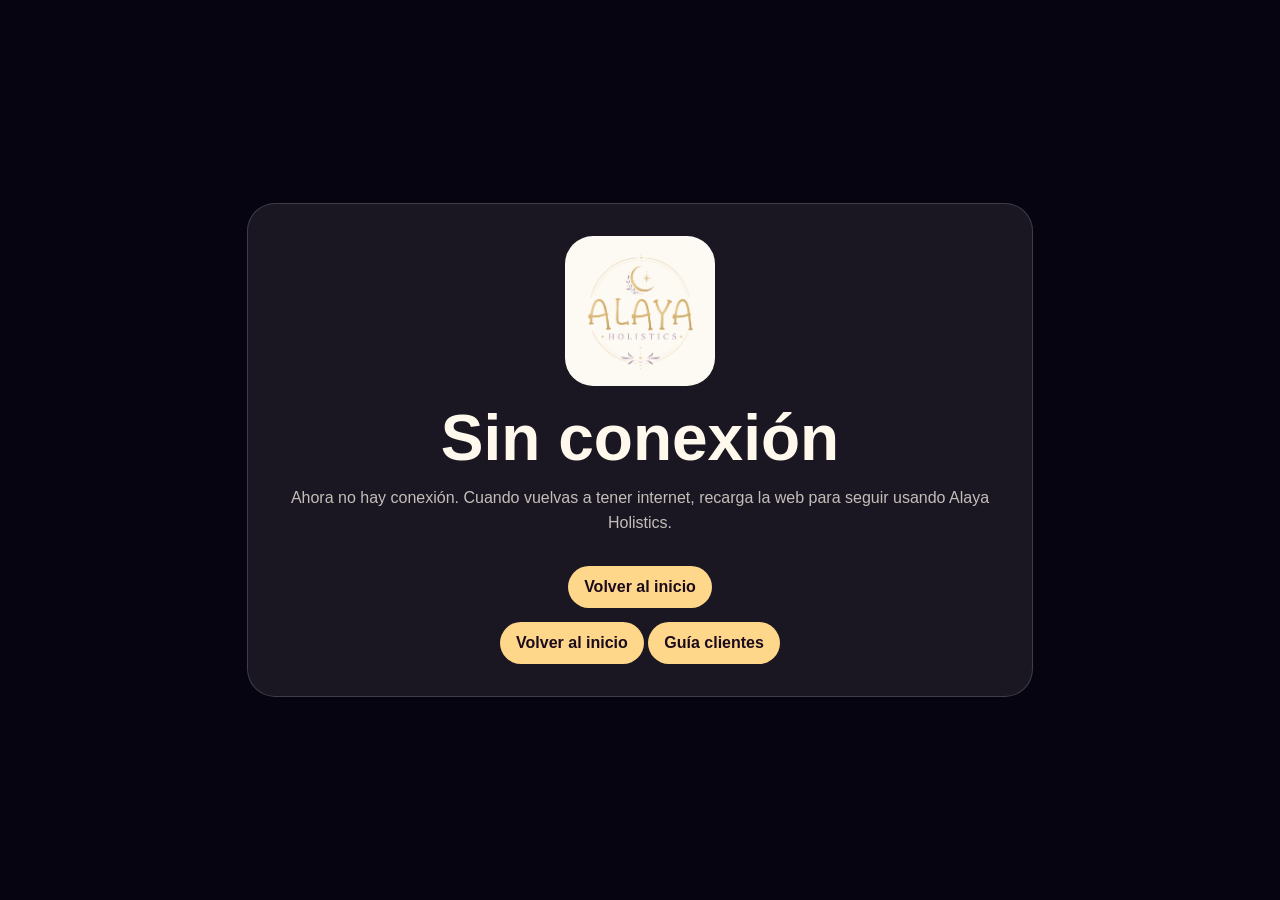
<file: offline.html>
<!doctype html>
<html lang="es">
<head>
  <meta charset="utf-8">
  <meta name="viewport" content="width=device-width,initial-scale=1">
  <title>Alaya Holistics · Sin conexión</title>
  <style>
    body{margin:0;min-height:100vh;display:grid;place-items:center;background:#070411;color:#fff8ec;font-family:Inter,Arial,sans-serif}
    main{width:min(720px,calc(100% - 32px));padding:32px;border-radius:28px;background:rgba(255,255,255,.08);border:1px solid rgba(255,255,255,.16);text-align:center}
    img{width:150px;border-radius:28px;background:#fffaf2;margin-bottom:18px}
    h1{font-size:clamp(2rem,7vw,4rem);line-height:.95;margin:0 0 12px}
    p{color:rgba(255,248,236,.74);line-height:1.6}
    a{display:inline-flex;margin-top:14px;padding:12px 16px;border-radius:999px;background:#ffd78a;color:#1a0b1d;text-decoration:none;font-weight:900}
  </style>
</head>
<body>
  <main>
    <img src="assets/logos/alaya-holistics-logo.png" alt="Alaya Holistics">
    <h1>Sin conexión</h1>
    <p>Ahora no hay conexión. Cuando vuelvas a tener internet, recarga la web para seguir usando Alaya Holistics.</p>
    <a href="./">Volver al inicio</a>
  
      <section class="offline-return-v102">
        <a href="index.html">Volver al inicio</a>
        <a href="guia-clientes.html">Guía clientes</a>
      </section>

</main>
</body>
</html>
</file>
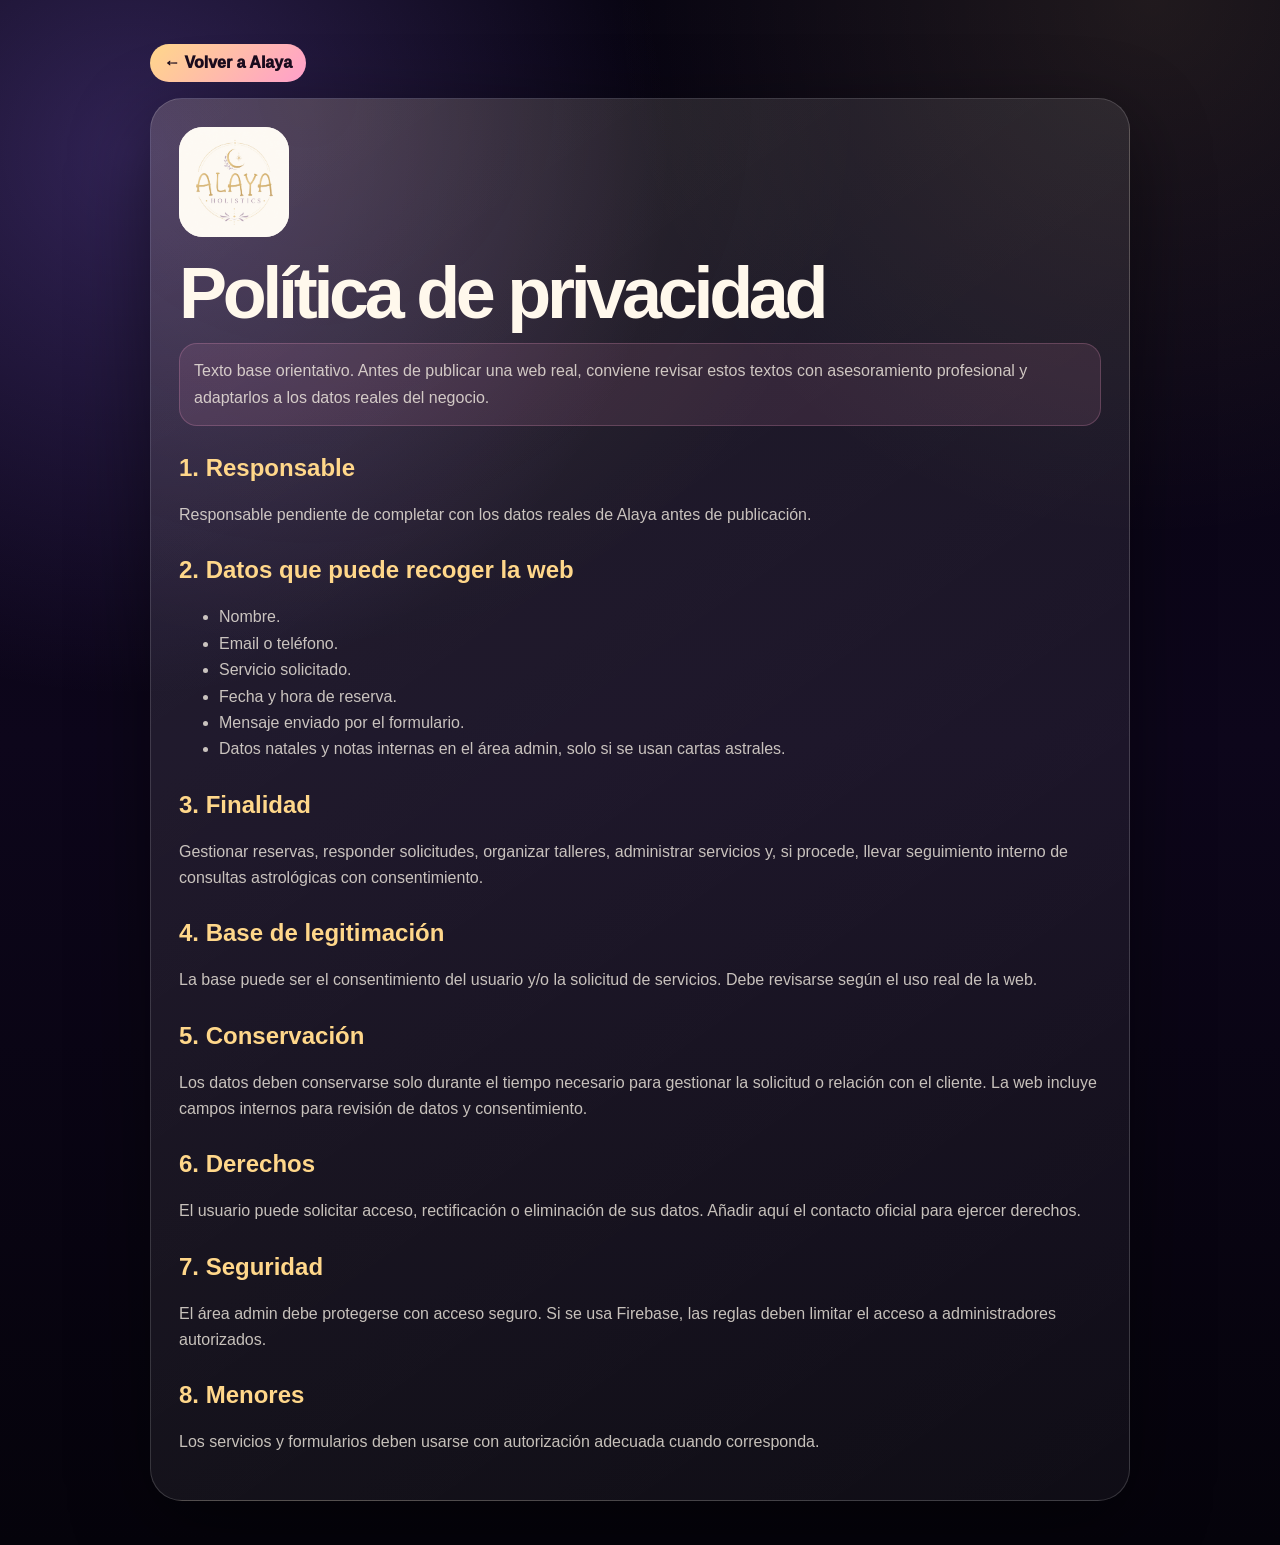
<file: privacidad.html>
<!doctype html>
<html lang="es">
<head>
  <meta charset="utf-8">
  <meta name="viewport" content="width=device-width,initial-scale=1">
  <title>Política de privacidad · Alaya Holistics</title>
  <meta name="description" content="Política de privacidad de Alaya Holistics. Textos base orientativos para revisar antes de publicar.">
  <link rel="stylesheet" href="css/styles.css">
  <link rel="icon" href="assets/favicon.png">
</head>
<body class="legal-page">
  <main>
    <a class="legal-back" href="index.html">← Volver a Alaya</a>
    <article class="legal-doc">
      <img src="assets/logos/alaya-holistics-logo.png" alt="Alaya Holistics">
      <h1>Política de privacidad</h1>
      <p class="legal-warning">
        Texto base orientativo. Antes de publicar una web real, conviene revisar estos textos con asesoramiento profesional y adaptarlos a los datos reales del negocio.
      </p>
      
<h2>1. Responsable</h2>
<p>
Responsable pendiente de completar con los datos reales de Alaya antes de publicación.
</p>

<h2>2. Datos que puede recoger la web</h2>
<ul>
  <li>Nombre.</li>
  <li>Email o teléfono.</li>
  <li>Servicio solicitado.</li>
  <li>Fecha y hora de reserva.</li>
  <li>Mensaje enviado por el formulario.</li>
  <li>Datos natales y notas internas en el área admin, solo si se usan cartas astrales.</li>
</ul>

<h2>3. Finalidad</h2>
<p>
Gestionar reservas, responder solicitudes, organizar talleres, administrar servicios y,
si procede, llevar seguimiento interno de consultas astrológicas con consentimiento.
</p>

<h2>4. Base de legitimación</h2>
<p>
La base puede ser el consentimiento del usuario y/o la solicitud de servicios.
Debe revisarse según el uso real de la web.
</p>

<h2>5. Conservación</h2>
<p>
Los datos deben conservarse solo durante el tiempo necesario para gestionar la solicitud o relación con el cliente.
La web incluye campos internos para revisión de datos y consentimiento.
</p>

<h2>6. Derechos</h2>
<p>
El usuario puede solicitar acceso, rectificación o eliminación de sus datos.
Añadir aquí el contacto oficial para ejercer derechos.
</p>

<h2>7. Seguridad</h2>
<p>
El área admin debe protegerse con acceso seguro. Si se usa Firebase, las reglas deben limitar el acceso a administradores autorizados.
</p>

<h2>8. Menores</h2>
<p>
Los servicios y formularios deben usarse con autorización adecuada cuando corresponda.
</p>

    </article>
  </main>
</body>
</html>
</file>
